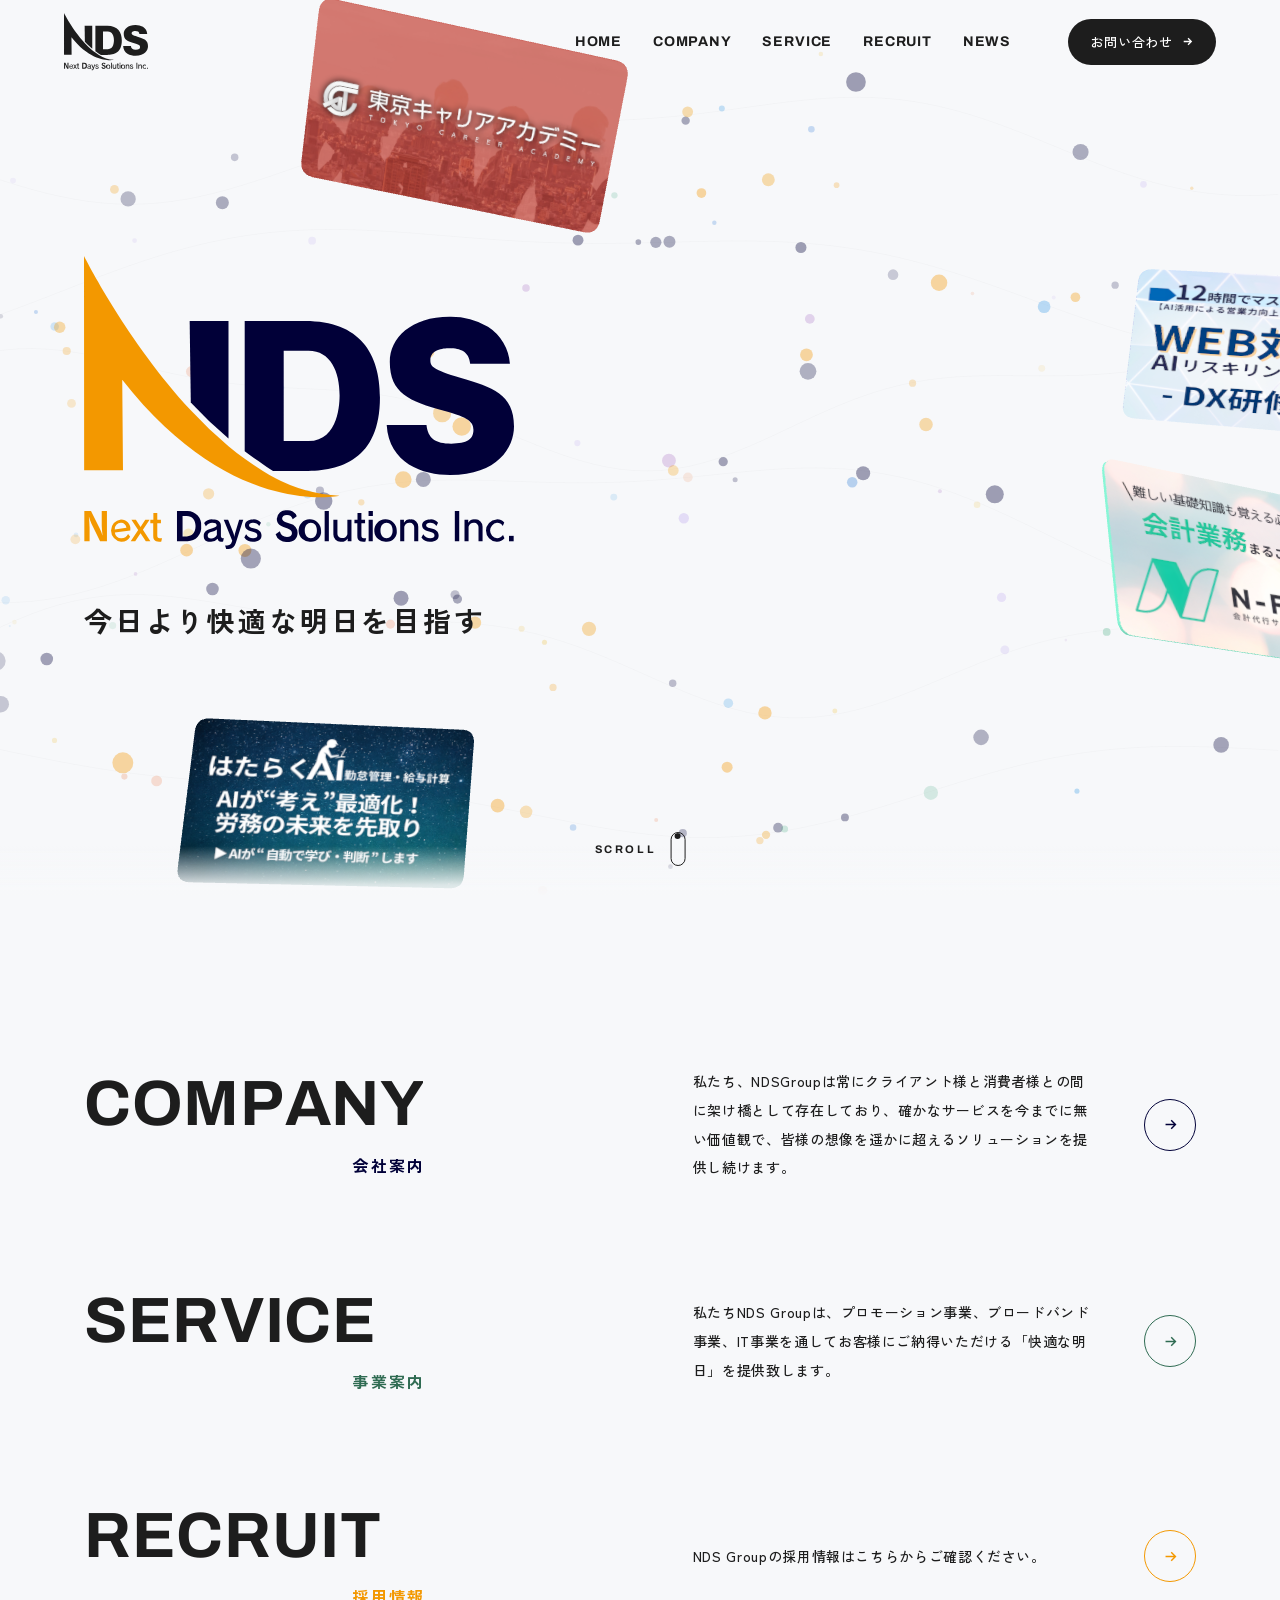
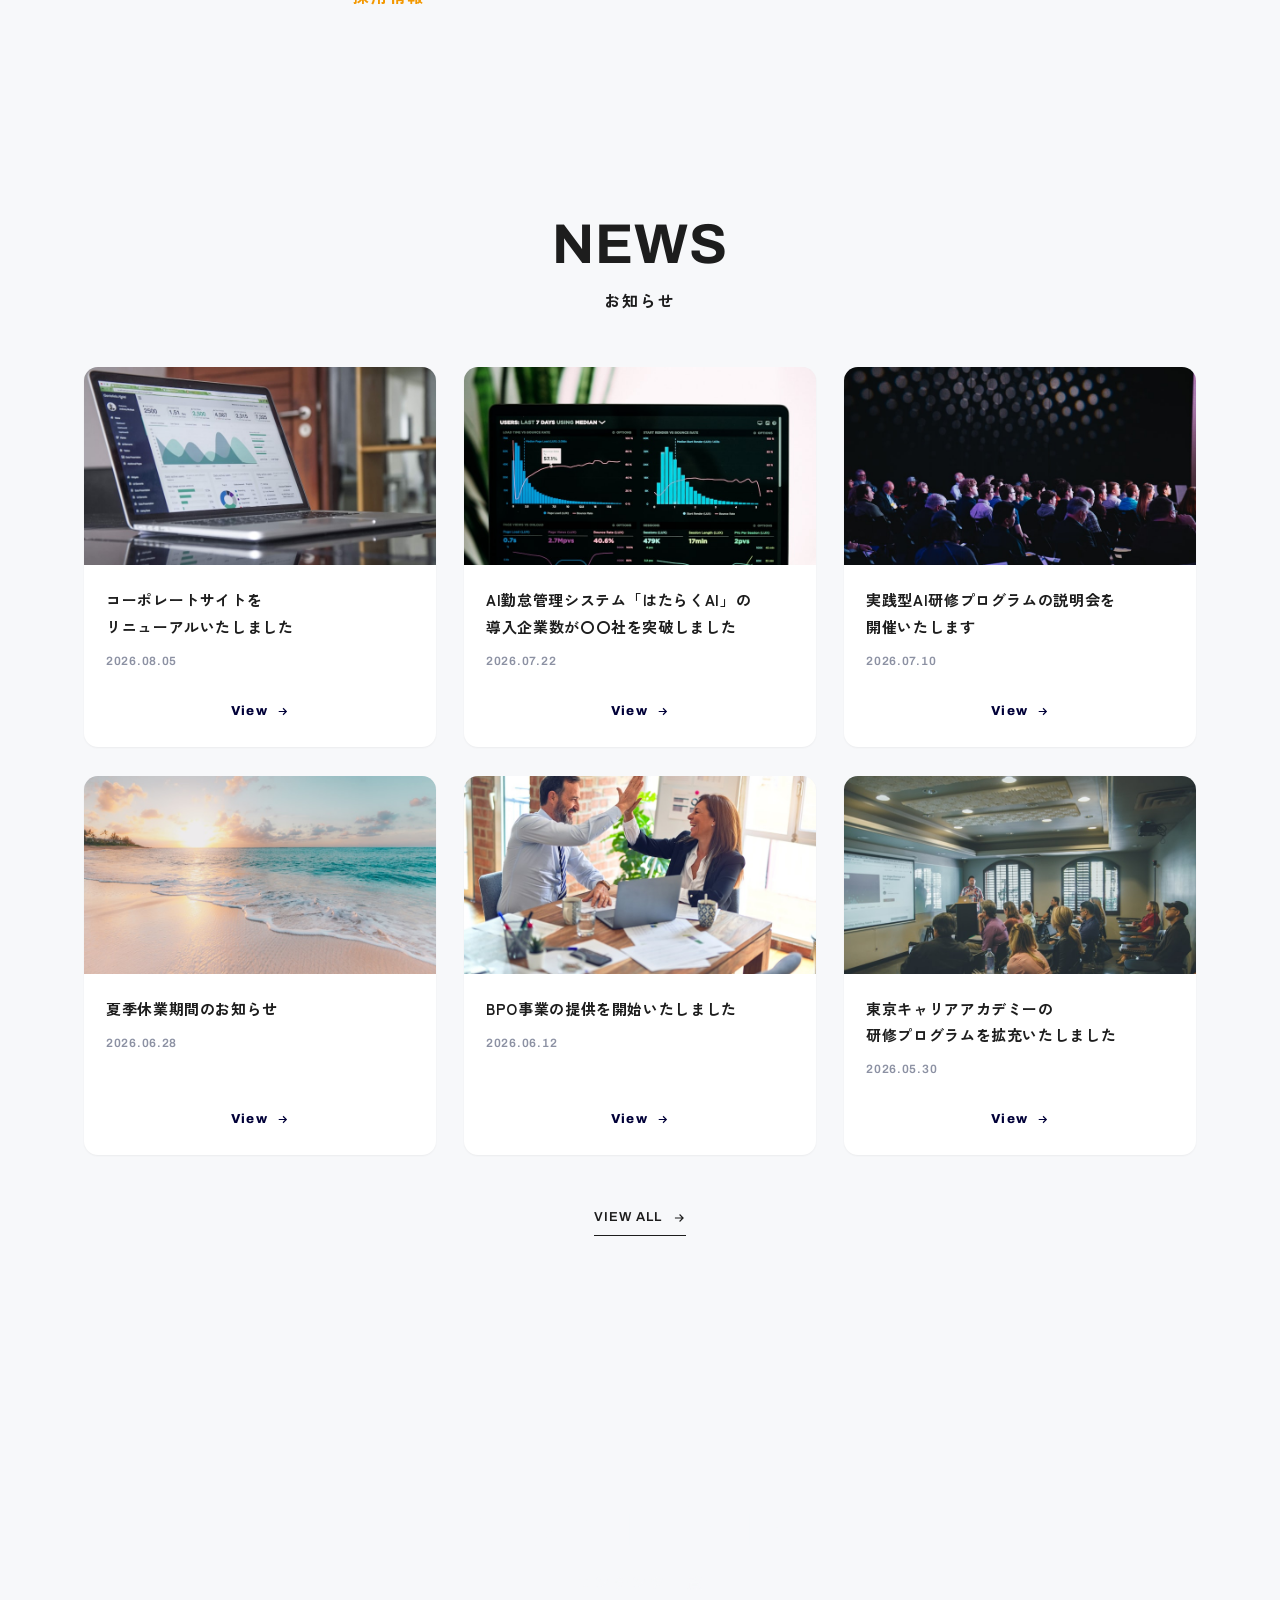
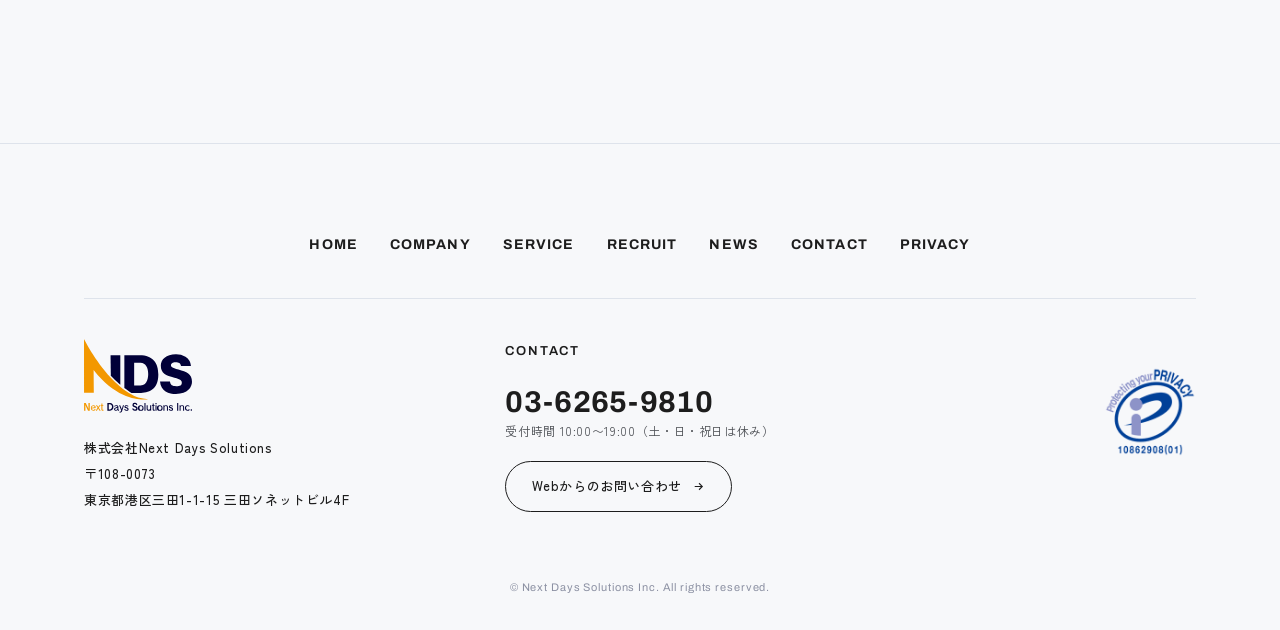
<file: index.html>
<!DOCTYPE html>
<html lang="ja">

<head>
  <meta charset="UTF-8">
  <meta name="viewport" content="width=device-width, initial-scale=1">
  <title>株式会社Next Days Solutions｜今日より快適な明日を目指す</title>
  <meta name="description" content="株式会社Next Days Solutions（ネクストデイズソリューションズ）は、AIサービス・キャリア支援・研修事業を通じて、今日より快適な明日を提供します。">

  <link rel="icon" type="image/png" href="image/favicon.png">
  <link rel="apple-touch-icon" href="image/favicon.png">

  <link rel="preconnect" href="https://fonts.googleapis.com">
  <link rel="preconnect" href="https://fonts.gstatic.com" crossorigin>
  <link href="https://fonts.googleapis.com/css2?family=Archivo:wght@500;600;700;800&family=Zen+Kaku+Gothic+New:wght@400;500;700;900&display=swap" rel="stylesheet">

  <link rel="stylesheet" href="css/base.css">
  <link rel="stylesheet" href="css/layout.css">
  <link rel="stylesheet" href="css/home.css">
  <link rel="stylesheet" href="css/splash.css">

  <script>
    /*
     * オープニングを再生する可能性がある間は、描画前に TOP を伏せておく。
     * DOMContentLoaded を待つと、その一瞬だけ TOP が見えてしまう。
     */
    (function () {
      var play = true;

      try {
        if (sessionStorage.getItem('nds_splash_shown')) play = false;
      } catch (e) { /* 取得できない場合は再生する */ }

      if (window.matchMedia('(prefers-reduced-motion: reduce)').matches) play = false;

      if (play) document.documentElement.className += ' splash-pending';
    })();
  </script>
</head>

<body>

  <!-- ============ オープニング ============ -->
  <div class="splash" aria-hidden="true">
    <span class="splash__ring"></span>
    <div class="splash__logo">
      <svg xmlns="http://www.w3.org/2000/svg" viewBox="0 0 71.72985 48.90389">
          <path class="lg-hole" d="M37.45639,15.80941H33.313V30.871h4.14336c5.17922,0,5.17922-6.75273,5.17922-7.65539C42.63561,19.32578,41.14654,15.80941,37.45639,15.80941Z" />
          <path class="lg-text" d="M36.87382,10.83039H26.80667V32.56653c.9951.72152,3.70022,2.66542,4.72764,3.28349h5.33951c5.85881,0,12.49479-1.8674,12.49479-12.26074C49.36861,16.245,46.0342,10.83039,36.87382,10.83039ZM37.45639,30.871H33.313V15.80941h4.14336c3.69015,0,5.17922,3.51637,5.17922,7.40617C42.63561,24.11824,42.63561,30.871,37.45639,30.871Z" />
          <path class="lg-text" d="M62.76347,20.3216c-4.56427-1.36923-4.98517-1.86714-4.98517-2.925,0-1.77374,2.03933-1.99161,3.17221-1.99161,1.84531,0,3.26972.52894,3.46375,2.58266h6.636a8.01694,8.01694,0,0,0-3.6578-6.19246,12.43437,12.43437,0,0,0-6.40909-1.64926c-6.40961,0-9.97036,3.54745-9.97036,7.53066,0,5.16589,3.23688,6.59722,9.03154,8.122,4.27271,1.12027,4.92,1.96056,4.92,3.20505,0,1.58715-1.03584,2.30319-3.72246,2.30319-2.58959,0-3.8518-.84026-4.111-3.11214h-6.636c.38858,6.41061,5.98869,8.34012,10.58531,8.34012,7.93052,0,10.64949-4.60585,10.64949-8.09117C71.72985,22.998,68.13672,21.93978,62.76347,20.3216Z" />
          <path class="lg-text" d="M24.09977,30.45879V10.83039H17.626l.18829,13.62842A68.4026,68.4026,0,0,0,24.09977,30.45879Z" />
          <path class="lg-mark" d="M24.09977,31.72867a68.40114,68.40114,0,0,1-6.28547-6C7.13805,14.24166,0,0,0,0L.02566,35.73846H6.50455L6.37716,20.62373C24.66364,44.01189,42.63561,39.98844,42.63561,39.98844A26.39159,26.39159,0,0,1,29.84113,35.85c-1.02742-.61807-2.03936-1.29208-3.03446-2.0136Q25.43068,32.8387,24.09977,31.72867Z" />
          <path class="lg-mark" d="M2.68314,47.59078,1.248,44.68006A8.36205,8.36205,0,0,1,.8317,43.49642H.81313c.031.31687.11806,1.16422.11806,1.753v2.34138H.05513V42.54566H1.16722L2.60239,45.437a6.66053,6.66053,0,0,1,.45971,1.15775l.02487.00647a14.25209,14.25209,0,0,1-.13049-1.63645V42.54566h.86976v5.04512Z" />
          <path class="lg-mark" d="M5.1425,46.1419a1.04146,1.04146,0,0,0,1.081.95093,1.25428,1.25428,0,0,0,1.13074-.69863l.34787.4528A1.66623,1.66623,0,0,1,6.18,47.66847a1.87866,1.87866,0,0,1-.01857-3.73218A1.55845,1.55845,0,0,1,7.727,45.68261v.11006Zm1.01269-1.63645A1.01851,1.01851,0,0,0,5.13006,45.6051l1.94454-.27172A.88539.88539,0,0,0,6.15519,44.50545Z" />
          <path class="lg-mark" d="M10.31079,47.59078l-.8822-1.34531-.88841,1.34531H7.7884l1.2488-1.88227L7.90645,44.014H8.652l.78279,1.18364L10.2176,44.014h.7207L9.82621,45.68261l1.24871,1.90817Z" />
          <path class="lg-mark" d="M12.87611,47.66847c-.98782,0-1.32955-.21994-1.32955-1.0155V44.57666H11.062V44.014h.50945V42.88842h.6523V44.014h.60885v.56269h-.60885V46.5235c0,.50459.0994.54344.79522.54344Z" />
          <path class="lg-text" d="M17.28,47.59078H15.5094V42.54566h1.74582a2.27186,2.27186,0,0,1,2.28627,2.52248A2.26392,2.26392,0,0,1,17.28,47.59078Zm-.13662-4.23013h-.702V46.7758h.72691c.90085,0,1.44131-.69847,1.44131-1.71414C18.60956,43.99455,18.038,43.36065,17.14338,43.36065Z" />
          <path class="lg-text" d="M23.19991,47.62962a1.19168,1.19168,0,0,1-.25477.03237.58064.58064,0,0,1-.63986-.49812,1.51754,1.51754,0,0,1-1.26737.5046c-.702,0-1.05-.34276-1.06243-.938v-.03867c0-.69216.45357-1.04139,1.19284-1.20971.50945-.12282.963-.31686.963-.51737,0-.3557-.25476-.46576-.73313-.46576a1.39021,1.39021,0,0,0-1.06856.56917l-.292-.51738a1.74471,1.74471,0,0,1,1.404-.61447c.90085,0,1.39787.32333,1.39787,1.08023v1.701c0,.24583.11806.35588.30443.35588a.744.744,0,0,0,.19259-.03237Zm-1.03756-2.018a1.94989,1.94989,0,0,1-.82623.36865c-.4287.10988-.702.24582-.702.64684v.03885c.01857.29744.19259.44633.54667.44633a1.07167,1.07167,0,0,0,.9816-.57581Z" />
          <path class="lg-text" d="M25.31779,47.869c-.24855.75672-.67095,1.03491-1.59667,1.03491l-.18016-.61447h.09941c.72069,0,.86354-.14225,1.08721-.79557L23.31107,44.014H24.038l.86976,2.14735a3.40376,3.40376,0,0,1,.12427.40749c.01866.09063.031.17462.04344.2523h.00622a4.61273,4.61273,0,0,1,.14293-.65979l.65852-2.14735h.67716Z" />
          <path class="lg-text" d="M28.19989,47.66847a1.75316,1.75316,0,0,1-1.46-.72453l.30442-.5368a1.45518,1.45518,0,0,0,1.168.67274c.47215,0,.70826-.16184.70826-.44633,0-.33646-.2672-.51755-.90707-.6598-.82631-.18108-1.16174-.54974-1.16174-1.04786,0-.58211.47836-.9896,1.32324-.9896a1.55486,1.55486,0,0,1,1.342.58211l-.28577.524a1.25467,1.25467,0,0,0-1.06243-.54991c-.41005,0-.63987.14872-.63987.40749,0,.23936.15528.37513.73305.51108.92572.207,1.34821.56916,1.34821,1.216C29.61019,47.28039,29.14417,47.66847,28.19989,47.66847Z" />
          <path class="lg-text" d="M33.8462,47.71378a1.84212,1.84212,0,0,1-1.88245-1.31311l.69591-.48518a1.32971,1.32971,0,0,0,1.18654.97683c.54667,0,.845-.25877.845-.64685,0-.36235-.21125-.57563-.72078-.76984l-.70187-.25213c-.75809-.28466-1.106-.65332-1.106-1.37137a1.48457,1.48457,0,0,1,1.64633-1.42947,1.60433,1.60433,0,0,1,1.68372,1.00255l-.67725.5046a.98593.98593,0,0,0-.9753-.71158c-.522,0-.78909.26525-.78909.58875,0,.27155.18024.45264.61516.60154l.74548.25212a1.52224,1.52224,0,0,1,1.2178,1.48773C35.62941,47.1315,34.98929,47.71378,33.8462,47.71378Z" />
          <path class="lg-text" d="M37.8403,47.66847a1.874,1.874,0,1,1,1.70221-1.86933A1.67528,1.67528,0,0,1,37.8403,47.66847Zm0-3.15007c-.57155,0-1.0126.47222-1.0126,1.28074,0,.802.441,1.29369,1.0126,1.29369.59642,0,1.0126-.4787,1.0126-1.29369C38.8529,44.99062,38.43672,44.5184,37.8403,44.5184Z" />
          <path class="lg-text" d="M40.14455,47.59078V42.54566h.702v5.04512Z" />
          <path class="lg-text" d="M43.99,47.59078v-.485a1.23883,1.23883,0,0,1-1.137.56269,1.17574,1.17574,0,0,1-1.25485-1.20954V44.014h.67717v2.28312a.71152.71152,0,0,0,.74548.76337.923.923,0,0,0,.91329-.65979V44.014h.68347v3.57681Z" />
          <path class="lg-text" d="M46.92782,47.66847c-.98773,0-1.32947-.21994-1.32947-1.0155V44.57666h-.48449V44.014h.50937V42.88842h.65229V44.014h.60886v.56269h-.60886V46.5235c0,.50459.09949.54344.79523.54344Z" />
          <path class="lg-text" d="M47.46819,43.393v-.84736h.72061V43.393Zm.01244,4.19776V44.014h.6896v3.57681Z" />
          <path class="lg-text" d="M50.46852,47.66847a1.874,1.874,0,1,1,1.70221-1.86933A1.67528,1.67528,0,0,1,50.46852,47.66847Zm0-3.15007c-.57155,0-1.0126.47222-1.0126,1.28074,0,.802.44105,1.29369,1.0126,1.29369.59642,0,1.0126-.4787,1.0126-1.29369C51.48112,44.99062,51.06494,44.5184,50.46852,44.5184Z" />
          <path class="lg-text" d="M55.084,47.59078V45.28159a.70835.70835,0,0,0-.74548-.76319.92043.92043,0,0,0-.91329.65979v2.41259h-.67716V44.014h.62129v.49148a1.21053,1.21053,0,0,1,1.14309-.56916,1.18422,1.18422,0,0,1,1.24872,1.23542v2.41907Z" />
          <path class="lg-text" d="M57.74855,47.66847a1.75373,1.75373,0,0,1-1.46013-.72453l.30443-.5368a1.45554,1.45554,0,0,0,1.168.67274c.47223,0,.70834-.16184.70834-.44633,0-.33646-.26712-.51755-.90715-.6598-.82623-.18108-1.16166-.54974-1.16166-1.04786,0-.58211.47836-.9896,1.32333-.9896a1.555,1.555,0,0,1,1.3419.58211l-.28586.524a1.2544,1.2544,0,0,0-1.06234-.54991c-.41,0-.63986.14872-.63986.40749,0,.23936.15536.37513.733.51108.92572.207,1.34821.56916,1.34821,1.216C59.15877,47.28039,58.69284,47.66847,57.74855,47.66847Z" />
          <path class="lg-text" d="M61.86029,47.59078V42.54566h.73321v5.04512Z" />
          <path class="lg-text" d="M65.81121,47.59078V45.28159a.70836.70836,0,0,0-.74549-.76319.92043.92043,0,0,0-.91328.65979v2.41259h-.67717V44.014h.62129v.49148a1.21055,1.21055,0,0,1,1.1431-.56916,1.18422,1.18422,0,0,1,1.24872,1.23542v2.41907Z" />
          <path class="lg-text" d="M68.81136,47.66847a1.86981,1.86981,0,0,1,0-3.73218,1.64061,1.64061,0,0,1,1.29216.52384l-.24225.56934a1.14253,1.14253,0,0,0-.96916-.51107,1.29149,1.29149,0,0,0,.00613,2.568,1.20123,1.20123,0,0,0,1.00034-.524l.24225.53049A1.59132,1.59132,0,0,1,68.81136,47.66847Z" />
          <path class="lg-text" d="M70.89806,47.59078v-.90544h.77666v.90544Z" />
      </svg>
    </div>
  </div>

  <!-- ============ ヘッダー ============ -->
  <header class="header">
    <div class="header__inner">
      <a class="header__logo" href="index.html" aria-label="株式会社Next Days Solutions ホーム">
        <svg xmlns="http://www.w3.org/2000/svg" viewBox="0 0 71.72985 48.90389" role="img">
          <title>Next Days Solutions</title>
        <path class="lg-hole" d="M37.45639,15.80941H33.313V30.871h4.14336c5.17922,0,5.17922-6.75273,5.17922-7.65539C42.63561,19.32578,41.14654,15.80941,37.45639,15.80941Z" />
        <path class="lg-text" d="M36.87382,10.83039H26.80667V32.56653c.9951.72152,3.70022,2.66542,4.72764,3.28349h5.33951c5.85881,0,12.49479-1.8674,12.49479-12.26074C49.36861,16.245,46.0342,10.83039,36.87382,10.83039ZM37.45639,30.871H33.313V15.80941h4.14336c3.69015,0,5.17922,3.51637,5.17922,7.40617C42.63561,24.11824,42.63561,30.871,37.45639,30.871Z" />
        <path class="lg-text" d="M62.76347,20.3216c-4.56427-1.36923-4.98517-1.86714-4.98517-2.925,0-1.77374,2.03933-1.99161,3.17221-1.99161,1.84531,0,3.26972.52894,3.46375,2.58266h6.636a8.01694,8.01694,0,0,0-3.6578-6.19246,12.43437,12.43437,0,0,0-6.40909-1.64926c-6.40961,0-9.97036,3.54745-9.97036,7.53066,0,5.16589,3.23688,6.59722,9.03154,8.122,4.27271,1.12027,4.92,1.96056,4.92,3.20505,0,1.58715-1.03584,2.30319-3.72246,2.30319-2.58959,0-3.8518-.84026-4.111-3.11214h-6.636c.38858,6.41061,5.98869,8.34012,10.58531,8.34012,7.93052,0,10.64949-4.60585,10.64949-8.09117C71.72985,22.998,68.13672,21.93978,62.76347,20.3216Z" />
        <path class="lg-text" d="M24.09977,30.45879V10.83039H17.626l.18829,13.62842A68.4026,68.4026,0,0,0,24.09977,30.45879Z" />
        <path class="lg-mark" d="M24.09977,31.72867a68.40114,68.40114,0,0,1-6.28547-6C7.13805,14.24166,0,0,0,0L.02566,35.73846H6.50455L6.37716,20.62373C24.66364,44.01189,42.63561,39.98844,42.63561,39.98844A26.39159,26.39159,0,0,1,29.84113,35.85c-1.02742-.61807-2.03936-1.29208-3.03446-2.0136Q25.43068,32.8387,24.09977,31.72867Z" />
        <path class="lg-mark" d="M2.68314,47.59078,1.248,44.68006A8.36205,8.36205,0,0,1,.8317,43.49642H.81313c.031.31687.11806,1.16422.11806,1.753v2.34138H.05513V42.54566H1.16722L2.60239,45.437a6.66053,6.66053,0,0,1,.45971,1.15775l.02487.00647a14.25209,14.25209,0,0,1-.13049-1.63645V42.54566h.86976v5.04512Z" />
        <path class="lg-mark" d="M5.1425,46.1419a1.04146,1.04146,0,0,0,1.081.95093,1.25428,1.25428,0,0,0,1.13074-.69863l.34787.4528A1.66623,1.66623,0,0,1,6.18,47.66847a1.87866,1.87866,0,0,1-.01857-3.73218A1.55845,1.55845,0,0,1,7.727,45.68261v.11006Zm1.01269-1.63645A1.01851,1.01851,0,0,0,5.13006,45.6051l1.94454-.27172A.88539.88539,0,0,0,6.15519,44.50545Z" />
        <path class="lg-mark" d="M10.31079,47.59078l-.8822-1.34531-.88841,1.34531H7.7884l1.2488-1.88227L7.90645,44.014H8.652l.78279,1.18364L10.2176,44.014h.7207L9.82621,45.68261l1.24871,1.90817Z" />
        <path class="lg-mark" d="M12.87611,47.66847c-.98782,0-1.32955-.21994-1.32955-1.0155V44.57666H11.062V44.014h.50945V42.88842h.6523V44.014h.60885v.56269h-.60885V46.5235c0,.50459.0994.54344.79522.54344Z" />
        <path class="lg-text" d="M17.28,47.59078H15.5094V42.54566h1.74582a2.27186,2.27186,0,0,1,2.28627,2.52248A2.26392,2.26392,0,0,1,17.28,47.59078Zm-.13662-4.23013h-.702V46.7758h.72691c.90085,0,1.44131-.69847,1.44131-1.71414C18.60956,43.99455,18.038,43.36065,17.14338,43.36065Z" />
        <path class="lg-text" d="M23.19991,47.62962a1.19168,1.19168,0,0,1-.25477.03237.58064.58064,0,0,1-.63986-.49812,1.51754,1.51754,0,0,1-1.26737.5046c-.702,0-1.05-.34276-1.06243-.938v-.03867c0-.69216.45357-1.04139,1.19284-1.20971.50945-.12282.963-.31686.963-.51737,0-.3557-.25476-.46576-.73313-.46576a1.39021,1.39021,0,0,0-1.06856.56917l-.292-.51738a1.74471,1.74471,0,0,1,1.404-.61447c.90085,0,1.39787.32333,1.39787,1.08023v1.701c0,.24583.11806.35588.30443.35588a.744.744,0,0,0,.19259-.03237Zm-1.03756-2.018a1.94989,1.94989,0,0,1-.82623.36865c-.4287.10988-.702.24582-.702.64684v.03885c.01857.29744.19259.44633.54667.44633a1.07167,1.07167,0,0,0,.9816-.57581Z" />
        <path class="lg-text" d="M25.31779,47.869c-.24855.75672-.67095,1.03491-1.59667,1.03491l-.18016-.61447h.09941c.72069,0,.86354-.14225,1.08721-.79557L23.31107,44.014H24.038l.86976,2.14735a3.40376,3.40376,0,0,1,.12427.40749c.01866.09063.031.17462.04344.2523h.00622a4.61273,4.61273,0,0,1,.14293-.65979l.65852-2.14735h.67716Z" />
        <path class="lg-text" d="M28.19989,47.66847a1.75316,1.75316,0,0,1-1.46-.72453l.30442-.5368a1.45518,1.45518,0,0,0,1.168.67274c.47215,0,.70826-.16184.70826-.44633,0-.33646-.2672-.51755-.90707-.6598-.82631-.18108-1.16174-.54974-1.16174-1.04786,0-.58211.47836-.9896,1.32324-.9896a1.55486,1.55486,0,0,1,1.342.58211l-.28577.524a1.25467,1.25467,0,0,0-1.06243-.54991c-.41005,0-.63987.14872-.63987.40749,0,.23936.15528.37513.73305.51108.92572.207,1.34821.56916,1.34821,1.216C29.61019,47.28039,29.14417,47.66847,28.19989,47.66847Z" />
        <path class="lg-text" d="M33.8462,47.71378a1.84212,1.84212,0,0,1-1.88245-1.31311l.69591-.48518a1.32971,1.32971,0,0,0,1.18654.97683c.54667,0,.845-.25877.845-.64685,0-.36235-.21125-.57563-.72078-.76984l-.70187-.25213c-.75809-.28466-1.106-.65332-1.106-1.37137a1.48457,1.48457,0,0,1,1.64633-1.42947,1.60433,1.60433,0,0,1,1.68372,1.00255l-.67725.5046a.98593.98593,0,0,0-.9753-.71158c-.522,0-.78909.26525-.78909.58875,0,.27155.18024.45264.61516.60154l.74548.25212a1.52224,1.52224,0,0,1,1.2178,1.48773C35.62941,47.1315,34.98929,47.71378,33.8462,47.71378Z" />
        <path class="lg-text" d="M37.8403,47.66847a1.874,1.874,0,1,1,1.70221-1.86933A1.67528,1.67528,0,0,1,37.8403,47.66847Zm0-3.15007c-.57155,0-1.0126.47222-1.0126,1.28074,0,.802.441,1.29369,1.0126,1.29369.59642,0,1.0126-.4787,1.0126-1.29369C38.8529,44.99062,38.43672,44.5184,37.8403,44.5184Z" />
        <path class="lg-text" d="M40.14455,47.59078V42.54566h.702v5.04512Z" />
        <path class="lg-text" d="M43.99,47.59078v-.485a1.23883,1.23883,0,0,1-1.137.56269,1.17574,1.17574,0,0,1-1.25485-1.20954V44.014h.67717v2.28312a.71152.71152,0,0,0,.74548.76337.923.923,0,0,0,.91329-.65979V44.014h.68347v3.57681Z" />
        <path class="lg-text" d="M46.92782,47.66847c-.98773,0-1.32947-.21994-1.32947-1.0155V44.57666h-.48449V44.014h.50937V42.88842h.65229V44.014h.60886v.56269h-.60886V46.5235c0,.50459.09949.54344.79523.54344Z" />
        <path class="lg-text" d="M47.46819,43.393v-.84736h.72061V43.393Zm.01244,4.19776V44.014h.6896v3.57681Z" />
        <path class="lg-text" d="M50.46852,47.66847a1.874,1.874,0,1,1,1.70221-1.86933A1.67528,1.67528,0,0,1,50.46852,47.66847Zm0-3.15007c-.57155,0-1.0126.47222-1.0126,1.28074,0,.802.44105,1.29369,1.0126,1.29369.59642,0,1.0126-.4787,1.0126-1.29369C51.48112,44.99062,51.06494,44.5184,50.46852,44.5184Z" />
        <path class="lg-text" d="M55.084,47.59078V45.28159a.70835.70835,0,0,0-.74548-.76319.92043.92043,0,0,0-.91329.65979v2.41259h-.67716V44.014h.62129v.49148a1.21053,1.21053,0,0,1,1.14309-.56916,1.18422,1.18422,0,0,1,1.24872,1.23542v2.41907Z" />
        <path class="lg-text" d="M57.74855,47.66847a1.75373,1.75373,0,0,1-1.46013-.72453l.30443-.5368a1.45554,1.45554,0,0,0,1.168.67274c.47223,0,.70834-.16184.70834-.44633,0-.33646-.26712-.51755-.90715-.6598-.82623-.18108-1.16166-.54974-1.16166-1.04786,0-.58211.47836-.9896,1.32333-.9896a1.555,1.555,0,0,1,1.3419.58211l-.28586.524a1.2544,1.2544,0,0,0-1.06234-.54991c-.41,0-.63986.14872-.63986.40749,0,.23936.15536.37513.733.51108.92572.207,1.34821.56916,1.34821,1.216C59.15877,47.28039,58.69284,47.66847,57.74855,47.66847Z" />
        <path class="lg-text" d="M61.86029,47.59078V42.54566h.73321v5.04512Z" />
        <path class="lg-text" d="M65.81121,47.59078V45.28159a.70836.70836,0,0,0-.74549-.76319.92043.92043,0,0,0-.91328.65979v2.41259h-.67717V44.014h.62129v.49148a1.21055,1.21055,0,0,1,1.1431-.56916,1.18422,1.18422,0,0,1,1.24872,1.23542v2.41907Z" />
        <path class="lg-text" d="M68.81136,47.66847a1.86981,1.86981,0,0,1,0-3.73218,1.64061,1.64061,0,0,1,1.29216.52384l-.24225.56934a1.14253,1.14253,0,0,0-.96916-.51107,1.29149,1.29149,0,0,0,.00613,2.568,1.20123,1.20123,0,0,0,1.00034-.524l.24225.53049A1.59132,1.59132,0,0,1,68.81136,47.66847Z" />
        <path class="lg-text" d="M70.89806,47.59078v-.90544h.77666v.90544Z" />
        </svg>
      </a>

      <nav class="header__nav">
        <a href="index.html">HOME</a>
        <a href="company.html">COMPANY</a>
        <a href="service.html">SERVICE</a>
        <a href="recruit.html">RECRUIT</a>
        <a href="news.html">NEWS</a>
      </nav>

      <a class="header__cta" href="contact.html">
        お問い合わせ
        <svg width="13" height="13" viewBox="0 0 24 24" fill="none" stroke="currentColor" stroke-width="2.4" aria-hidden="true">
          <path d="M5 12h14M13 6l6 6-6 6" />
        </svg>
      </a>

      <button class="burger" type="button" aria-label="メニューを開く" aria-expanded="false" aria-controls="drawer">
        <span></span><span></span><span></span>
      </button>
    </div>
  </header>

  <!-- ============ ドロワー（SP） ============ -->
  <nav class="drawer" id="drawer">
    <ul class="drawer__list">
      <li><a href="index.html">HOME<span>ホーム</span></a></li>
      <li><a href="company.html">COMPANY<span>会社案内</span></a></li>
      <li><a href="service.html">SERVICE<span>事業案内</span></a></li>
      <li><a href="recruit.html">RECRUIT<span>採用情報</span></a></li>
      <li><a href="news.html">NEWS<span>お知らせ</span></a></li>
      <li><a href="contact.html">CONTACT<span>お問い合わせ</span></a></li>
      <li><a href="privacy.html">PRIVACY<span>個人情報保護方針</span></a></li>
    </ul>
  </nav>

  <main>

    <!-- ============ 1. ファーストビュー ============ -->
    <section class="fv">
      <canvas class="fv__scene" id="fv-scene" aria-hidden="true"></canvas>
      <canvas class="fv__cards" id="fv-cards" aria-hidden="true"></canvas>

      <div class="fv__inner">
        <h1 class="fv__logo">
          <svg xmlns="http://www.w3.org/2000/svg" viewBox="0 0 71.72985 48.90389" role="img">
            <title>株式会社Next Days Solutions</title>
          <path class="lg-hole" d="M37.45639,15.80941H33.313V30.871h4.14336c5.17922,0,5.17922-6.75273,5.17922-7.65539C42.63561,19.32578,41.14654,15.80941,37.45639,15.80941Z" />
          <path class="lg-text" d="M36.87382,10.83039H26.80667V32.56653c.9951.72152,3.70022,2.66542,4.72764,3.28349h5.33951c5.85881,0,12.49479-1.8674,12.49479-12.26074C49.36861,16.245,46.0342,10.83039,36.87382,10.83039ZM37.45639,30.871H33.313V15.80941h4.14336c3.69015,0,5.17922,3.51637,5.17922,7.40617C42.63561,24.11824,42.63561,30.871,37.45639,30.871Z" />
          <path class="lg-text" d="M62.76347,20.3216c-4.56427-1.36923-4.98517-1.86714-4.98517-2.925,0-1.77374,2.03933-1.99161,3.17221-1.99161,1.84531,0,3.26972.52894,3.46375,2.58266h6.636a8.01694,8.01694,0,0,0-3.6578-6.19246,12.43437,12.43437,0,0,0-6.40909-1.64926c-6.40961,0-9.97036,3.54745-9.97036,7.53066,0,5.16589,3.23688,6.59722,9.03154,8.122,4.27271,1.12027,4.92,1.96056,4.92,3.20505,0,1.58715-1.03584,2.30319-3.72246,2.30319-2.58959,0-3.8518-.84026-4.111-3.11214h-6.636c.38858,6.41061,5.98869,8.34012,10.58531,8.34012,7.93052,0,10.64949-4.60585,10.64949-8.09117C71.72985,22.998,68.13672,21.93978,62.76347,20.3216Z" />
          <path class="lg-text" d="M24.09977,30.45879V10.83039H17.626l.18829,13.62842A68.4026,68.4026,0,0,0,24.09977,30.45879Z" />
          <path class="lg-mark" d="M24.09977,31.72867a68.40114,68.40114,0,0,1-6.28547-6C7.13805,14.24166,0,0,0,0L.02566,35.73846H6.50455L6.37716,20.62373C24.66364,44.01189,42.63561,39.98844,42.63561,39.98844A26.39159,26.39159,0,0,1,29.84113,35.85c-1.02742-.61807-2.03936-1.29208-3.03446-2.0136Q25.43068,32.8387,24.09977,31.72867Z" />
          <path class="lg-mark" d="M2.68314,47.59078,1.248,44.68006A8.36205,8.36205,0,0,1,.8317,43.49642H.81313c.031.31687.11806,1.16422.11806,1.753v2.34138H.05513V42.54566H1.16722L2.60239,45.437a6.66053,6.66053,0,0,1,.45971,1.15775l.02487.00647a14.25209,14.25209,0,0,1-.13049-1.63645V42.54566h.86976v5.04512Z" />
          <path class="lg-mark" d="M5.1425,46.1419a1.04146,1.04146,0,0,0,1.081.95093,1.25428,1.25428,0,0,0,1.13074-.69863l.34787.4528A1.66623,1.66623,0,0,1,6.18,47.66847a1.87866,1.87866,0,0,1-.01857-3.73218A1.55845,1.55845,0,0,1,7.727,45.68261v.11006Zm1.01269-1.63645A1.01851,1.01851,0,0,0,5.13006,45.6051l1.94454-.27172A.88539.88539,0,0,0,6.15519,44.50545Z" />
          <path class="lg-mark" d="M10.31079,47.59078l-.8822-1.34531-.88841,1.34531H7.7884l1.2488-1.88227L7.90645,44.014H8.652l.78279,1.18364L10.2176,44.014h.7207L9.82621,45.68261l1.24871,1.90817Z" />
          <path class="lg-mark" d="M12.87611,47.66847c-.98782,0-1.32955-.21994-1.32955-1.0155V44.57666H11.062V44.014h.50945V42.88842h.6523V44.014h.60885v.56269h-.60885V46.5235c0,.50459.0994.54344.79522.54344Z" />
          <path class="lg-text" d="M17.28,47.59078H15.5094V42.54566h1.74582a2.27186,2.27186,0,0,1,2.28627,2.52248A2.26392,2.26392,0,0,1,17.28,47.59078Zm-.13662-4.23013h-.702V46.7758h.72691c.90085,0,1.44131-.69847,1.44131-1.71414C18.60956,43.99455,18.038,43.36065,17.14338,43.36065Z" />
          <path class="lg-text" d="M23.19991,47.62962a1.19168,1.19168,0,0,1-.25477.03237.58064.58064,0,0,1-.63986-.49812,1.51754,1.51754,0,0,1-1.26737.5046c-.702,0-1.05-.34276-1.06243-.938v-.03867c0-.69216.45357-1.04139,1.19284-1.20971.50945-.12282.963-.31686.963-.51737,0-.3557-.25476-.46576-.73313-.46576a1.39021,1.39021,0,0,0-1.06856.56917l-.292-.51738a1.74471,1.74471,0,0,1,1.404-.61447c.90085,0,1.39787.32333,1.39787,1.08023v1.701c0,.24583.11806.35588.30443.35588a.744.744,0,0,0,.19259-.03237Zm-1.03756-2.018a1.94989,1.94989,0,0,1-.82623.36865c-.4287.10988-.702.24582-.702.64684v.03885c.01857.29744.19259.44633.54667.44633a1.07167,1.07167,0,0,0,.9816-.57581Z" />
          <path class="lg-text" d="M25.31779,47.869c-.24855.75672-.67095,1.03491-1.59667,1.03491l-.18016-.61447h.09941c.72069,0,.86354-.14225,1.08721-.79557L23.31107,44.014H24.038l.86976,2.14735a3.40376,3.40376,0,0,1,.12427.40749c.01866.09063.031.17462.04344.2523h.00622a4.61273,4.61273,0,0,1,.14293-.65979l.65852-2.14735h.67716Z" />
          <path class="lg-text" d="M28.19989,47.66847a1.75316,1.75316,0,0,1-1.46-.72453l.30442-.5368a1.45518,1.45518,0,0,0,1.168.67274c.47215,0,.70826-.16184.70826-.44633,0-.33646-.2672-.51755-.90707-.6598-.82631-.18108-1.16174-.54974-1.16174-1.04786,0-.58211.47836-.9896,1.32324-.9896a1.55486,1.55486,0,0,1,1.342.58211l-.28577.524a1.25467,1.25467,0,0,0-1.06243-.54991c-.41005,0-.63987.14872-.63987.40749,0,.23936.15528.37513.73305.51108.92572.207,1.34821.56916,1.34821,1.216C29.61019,47.28039,29.14417,47.66847,28.19989,47.66847Z" />
          <path class="lg-text" d="M33.8462,47.71378a1.84212,1.84212,0,0,1-1.88245-1.31311l.69591-.48518a1.32971,1.32971,0,0,0,1.18654.97683c.54667,0,.845-.25877.845-.64685,0-.36235-.21125-.57563-.72078-.76984l-.70187-.25213c-.75809-.28466-1.106-.65332-1.106-1.37137a1.48457,1.48457,0,0,1,1.64633-1.42947,1.60433,1.60433,0,0,1,1.68372,1.00255l-.67725.5046a.98593.98593,0,0,0-.9753-.71158c-.522,0-.78909.26525-.78909.58875,0,.27155.18024.45264.61516.60154l.74548.25212a1.52224,1.52224,0,0,1,1.2178,1.48773C35.62941,47.1315,34.98929,47.71378,33.8462,47.71378Z" />
          <path class="lg-text" d="M37.8403,47.66847a1.874,1.874,0,1,1,1.70221-1.86933A1.67528,1.67528,0,0,1,37.8403,47.66847Zm0-3.15007c-.57155,0-1.0126.47222-1.0126,1.28074,0,.802.441,1.29369,1.0126,1.29369.59642,0,1.0126-.4787,1.0126-1.29369C38.8529,44.99062,38.43672,44.5184,37.8403,44.5184Z" />
          <path class="lg-text" d="M40.14455,47.59078V42.54566h.702v5.04512Z" />
          <path class="lg-text" d="M43.99,47.59078v-.485a1.23883,1.23883,0,0,1-1.137.56269,1.17574,1.17574,0,0,1-1.25485-1.20954V44.014h.67717v2.28312a.71152.71152,0,0,0,.74548.76337.923.923,0,0,0,.91329-.65979V44.014h.68347v3.57681Z" />
          <path class="lg-text" d="M46.92782,47.66847c-.98773,0-1.32947-.21994-1.32947-1.0155V44.57666h-.48449V44.014h.50937V42.88842h.65229V44.014h.60886v.56269h-.60886V46.5235c0,.50459.09949.54344.79523.54344Z" />
          <path class="lg-text" d="M47.46819,43.393v-.84736h.72061V43.393Zm.01244,4.19776V44.014h.6896v3.57681Z" />
          <path class="lg-text" d="M50.46852,47.66847a1.874,1.874,0,1,1,1.70221-1.86933A1.67528,1.67528,0,0,1,50.46852,47.66847Zm0-3.15007c-.57155,0-1.0126.47222-1.0126,1.28074,0,.802.44105,1.29369,1.0126,1.29369.59642,0,1.0126-.4787,1.0126-1.29369C51.48112,44.99062,51.06494,44.5184,50.46852,44.5184Z" />
          <path class="lg-text" d="M55.084,47.59078V45.28159a.70835.70835,0,0,0-.74548-.76319.92043.92043,0,0,0-.91329.65979v2.41259h-.67716V44.014h.62129v.49148a1.21053,1.21053,0,0,1,1.14309-.56916,1.18422,1.18422,0,0,1,1.24872,1.23542v2.41907Z" />
          <path class="lg-text" d="M57.74855,47.66847a1.75373,1.75373,0,0,1-1.46013-.72453l.30443-.5368a1.45554,1.45554,0,0,0,1.168.67274c.47223,0,.70834-.16184.70834-.44633,0-.33646-.26712-.51755-.90715-.6598-.82623-.18108-1.16166-.54974-1.16166-1.04786,0-.58211.47836-.9896,1.32333-.9896a1.555,1.555,0,0,1,1.3419.58211l-.28586.524a1.2544,1.2544,0,0,0-1.06234-.54991c-.41,0-.63986.14872-.63986.40749,0,.23936.15536.37513.733.51108.92572.207,1.34821.56916,1.34821,1.216C59.15877,47.28039,58.69284,47.66847,57.74855,47.66847Z" />
          <path class="lg-text" d="M61.86029,47.59078V42.54566h.73321v5.04512Z" />
          <path class="lg-text" d="M65.81121,47.59078V45.28159a.70836.70836,0,0,0-.74549-.76319.92043.92043,0,0,0-.91328.65979v2.41259h-.67717V44.014h.62129v.49148a1.21055,1.21055,0,0,1,1.1431-.56916,1.18422,1.18422,0,0,1,1.24872,1.23542v2.41907Z" />
          <path class="lg-text" d="M68.81136,47.66847a1.86981,1.86981,0,0,1,0-3.73218,1.64061,1.64061,0,0,1,1.29216.52384l-.24225.56934a1.14253,1.14253,0,0,0-.96916-.51107,1.29149,1.29149,0,0,0,.00613,2.568,1.20123,1.20123,0,0,0,1.00034-.524l.24225.53049A1.59132,1.59132,0,0,1,68.81136,47.66847Z" />
          <path class="lg-text" d="M70.89806,47.59078v-.90544h.77666v.90544Z" />
          </svg>
        </h1>

        <p class="fv__copy split-text">今日より快適な明日を目指す</p>
      </div>

      <div class="fv__scroll" aria-hidden="true">
        <span>SCROLL</span>
        <i></i>
      </div>
    </section>

    <!-- ============ 3. 3つの導線 ============ -->
    <section class="gateway">
      <div class="gateway__inner">
        <a class="gate" href="company.html" style="--gate-c: #010038;">
          <span class="gate__wrap">
            <span class="gate__body">
              <span class="gate__en">
                <span class="gate__en-in">COMPANY</span>
                <span class="gate__en-out" aria-hidden="true">COMPANY</span>
              </span>
              <span class="gate__ja">会社案内</span>
            </span>
            <span class="gate__text">私たち、NDSGroupは常にクライアント様と消費者様との間に架け橋として存在しており、確かなサービスを今までに無い価値観で、皆様の想像を遥かに超えるソリューションを提供し続けます。</span>
            <span class="gate__arrow">
              <svg viewBox="0 0 24 24" fill="none" stroke="currentColor" stroke-width="2" aria-hidden="true">
                <path d="M5 12h14M13 6l6 6-6 6" />
              </svg>
            </span>
          </span>
        </a>

        <a class="gate" href="service.html" style="--gate-c: #2f6b52;">
          <span class="gate__wrap">
            <span class="gate__body">
              <span class="gate__en">
                <span class="gate__en-in">SERVICE</span>
                <span class="gate__en-out" aria-hidden="true">SERVICE</span>
              </span>
              <span class="gate__ja">事業案内</span>
            </span>
            <span class="gate__text">私たちNDS Groupは、プロモーション事業、ブロードバンド事業、IT事業を通してお客様にご納得いただける「快適な明日」を提供致します。</span>
            <span class="gate__arrow">
              <svg viewBox="0 0 24 24" fill="none" stroke="currentColor" stroke-width="2" aria-hidden="true">
                <path d="M5 12h14M13 6l6 6-6 6" />
              </svg>
            </span>
          </span>
        </a>

        <a class="gate" href="recruit.html" style="--gate-c: #f39800;">
          <span class="gate__wrap">
            <span class="gate__body">
              <span class="gate__en">
                <span class="gate__en-in">RECRUIT</span>
                <span class="gate__en-out" aria-hidden="true">RECRUIT</span>
              </span>
              <span class="gate__ja">採用情報</span>
            </span>
            <span class="gate__text">NDS Groupの採用情報はこちらからご確認ください。</span>
            <span class="gate__arrow">
              <svg viewBox="0 0 24 24" fill="none" stroke="currentColor" stroke-width="2" aria-hidden="true">
                <path d="M5 12h14M13 6l6 6-6 6" />
              </svg>
            </span>
          </span>
        </a>
      </div>
    </section>

    <!-- ============ 4. NEWS ============ -->
    <section class="section news">
      <div class="inner">
        <div class="news__head reveal">
          <h2 class="news__en">NEWS</h2>
          <p class="news__ja">お知らせ</p>
        </div>

        <ul class="news__grid reveal" style="--d: .1s;">
          <li class="news-card">
            <a href="news-detail.html">
              <span class="news-card__thumb">
                <img src="image/news/news-01.jpg" alt="" width="800" height="450" loading="lazy">
              </span>
              <span class="news-card__body">
                <span class="news-card__title">コーポレートサイトをリニューアルいたしました</span>
                <time class="news-card__date" datetime="2026-08-05">2026.08.05</time>
                <span class="news-card__btn">
                  View
                  <svg viewBox="0 0 24 24" fill="none" stroke="currentColor" stroke-width="2.2" aria-hidden="true">
                    <path d="M5 12h14M13 6l6 6-6 6" />
                  </svg>
                </span>
              </span>
            </a>
          </li>
          <li class="news-card">
            <a href="news-detail.html">
              <span class="news-card__thumb">
                <img src="image/news/news-02.jpg" alt="" width="800" height="450" loading="lazy">
              </span>
              <span class="news-card__body">
                <span class="news-card__title">AI勤怠管理システム「はたらくAI」の導入企業数が〇〇社を突破しました</span>
                <time class="news-card__date" datetime="2026-07-22">2026.07.22</time>
                <span class="news-card__btn">
                  View
                  <svg viewBox="0 0 24 24" fill="none" stroke="currentColor" stroke-width="2.2" aria-hidden="true">
                    <path d="M5 12h14M13 6l6 6-6 6" />
                  </svg>
                </span>
              </span>
            </a>
          </li>
          <li class="news-card">
            <a href="news-detail.html">
              <span class="news-card__thumb">
                <img src="image/news/news-03.jpg" alt="" width="800" height="450" loading="lazy">
              </span>
              <span class="news-card__body">
                <span class="news-card__title">実践型AI研修プログラムの説明会を開催いたします</span>
                <time class="news-card__date" datetime="2026-07-10">2026.07.10</time>
                <span class="news-card__btn">
                  View
                  <svg viewBox="0 0 24 24" fill="none" stroke="currentColor" stroke-width="2.2" aria-hidden="true">
                    <path d="M5 12h14M13 6l6 6-6 6" />
                  </svg>
                </span>
              </span>
            </a>
          </li>
          <li class="news-card">
            <a href="news-detail.html">
              <span class="news-card__thumb">
                <img src="image/news/news-04.jpg" alt="" width="800" height="450" loading="lazy">
              </span>
              <span class="news-card__body">
                <span class="news-card__title">夏季休業期間のお知らせ</span>
                <time class="news-card__date" datetime="2026-06-28">2026.06.28</time>
                <span class="news-card__btn">
                  View
                  <svg viewBox="0 0 24 24" fill="none" stroke="currentColor" stroke-width="2.2" aria-hidden="true">
                    <path d="M5 12h14M13 6l6 6-6 6" />
                  </svg>
                </span>
              </span>
            </a>
          </li>
          <li class="news-card">
            <a href="news-detail.html">
              <span class="news-card__thumb">
                <img src="image/news/news-05.jpg" alt="" width="800" height="450" loading="lazy">
              </span>
              <span class="news-card__body">
                <span class="news-card__title">BPO事業の提供を開始いたしました</span>
                <time class="news-card__date" datetime="2026-06-12">2026.06.12</time>
                <span class="news-card__btn">
                  View
                  <svg viewBox="0 0 24 24" fill="none" stroke="currentColor" stroke-width="2.2" aria-hidden="true">
                    <path d="M5 12h14M13 6l6 6-6 6" />
                  </svg>
                </span>
              </span>
            </a>
          </li>
          <li class="news-card">
            <a href="news-detail.html">
              <span class="news-card__thumb">
                <img src="image/news/news-06.jpg" alt="" width="800" height="450" loading="lazy">
              </span>
              <span class="news-card__body">
                <span class="news-card__title">東京キャリアアカデミーの研修プログラムを拡充いたしました</span>
                <time class="news-card__date" datetime="2026-05-30">2026.05.30</time>
                <span class="news-card__btn">
                  View
                  <svg viewBox="0 0 24 24" fill="none" stroke="currentColor" stroke-width="2.2" aria-hidden="true">
                    <path d="M5 12h14M13 6l6 6-6 6" />
                  </svg>
                </span>
              </span>
            </a>
          </li>
        </ul>

        <div class="news__foot reveal" style="--d: .16s;">
          <a class="news__more" href="news.html">
            VIEW ALL
            <svg width="14" height="14" viewBox="0 0 24 24" fill="none" stroke="currentColor" stroke-width="2" aria-hidden="true">
              <path d="M5 12h14M13 6l6 6-6 6" />
            </svg>
          </a>
        </div>
      </div>
    </section>

    <!-- ============ 5. CONTENTS（横流し） ============ -->
    <section class="contents" id="contents">
      <!-- 下から広がって画面を黒く覆う円 -->
      <div class="contents__veil" aria-hidden="true">
        <span class="contents__veil-circle"></span>
      </div>

      <div class="contents__sticky">
        <div class="inner contents__head">
          <h2 class="contents__en">CONTENTS</h2>
          <p class="contents__ja">コンテンツ一覧</p>
        </div>

        <div class="contents__rail">
          <div class="ct-row ct-row--a">
            <a class="ct-card" href="company.html">
              <span class="ct-card__thumb">
                <img src="image/contents/nds.png" alt="" loading="lazy">
              </span>
              <span class="ct-card__meta">
                <span class="ct-card__en">COMPANY</span>
                <span class="ct-card__ja">会社案内</span>
              </span>
            </a>
            <a class="ct-card" href="service.html">
              <span class="ct-card__thumb">
                <img src="image/contents/service.jpg" alt="" loading="lazy">
              </span>
              <span class="ct-card__meta">
                <span class="ct-card__en">SERVICE</span>
                <span class="ct-card__ja">事業案内</span>
              </span>
            </a>
            <a class="ct-card" href="https://tokyocareeracademy.com/" target="_blank" rel="noopener">
              <span class="ct-card__thumb">
                <img src="image/contents/academy.png" alt="" loading="lazy">
              </span>
              <span class="ct-card__meta">
                <span class="ct-card__en">ACADEMY<svg class="ct-card__ext" viewBox="0 0 24 24" fill="none" stroke="currentColor" stroke-width="2" aria-hidden="true"><path d="M7 17L17 7M9 7h8v8" /></svg></span>
                <span class="ct-card__ja">東京キャリアアカデミー</span>
              </span>
            </a>
            <a class="ct-card" href="https://hataraku-ai.jp/" target="_blank" rel="noopener">
              <span class="ct-card__thumb">
                <img src="image/contents/hataraku.png" alt="" loading="lazy">
              </span>
              <span class="ct-card__meta">
                <span class="ct-card__en">HATARAKU AI<svg class="ct-card__ext" viewBox="0 0 24 24" fill="none" stroke="currentColor" stroke-width="2" aria-hidden="true"><path d="M7 17L17 7M9 7h8v8" /></svg></span>
                <span class="ct-card__ja">はたらくAI</span>
              </span>
            </a>
            <a class="ct-card" href="https://www.n-free.jp/" target="_blank" rel="noopener">
              <span class="ct-card__thumb">
                <img src="image/contents/nfree.png" alt="" loading="lazy">
              </span>
              <span class="ct-card__meta">
                <span class="ct-card__en">N-FREE<svg class="ct-card__ext" viewBox="0 0 24 24" fill="none" stroke="currentColor" stroke-width="2" aria-hidden="true"><path d="M7 17L17 7M9 7h8v8" /></svg></span>
                <span class="ct-card__ja">エヌフリー</span>
              </span>
            </a>
            <a class="ct-card" href="service.html#toridori">
              <span class="ct-card__thumb ct-card__thumb--soon">
                <span>Coming soon</span>
              </span>
              <span class="ct-card__meta">
                <span class="ct-card__en">TORIDORI<svg class="ct-card__ext" viewBox="0 0 24 24" fill="none" stroke="currentColor" stroke-width="2" aria-hidden="true"><path d="M7 17L17 7M9 7h8v8" /></svg></span>
                <span class="ct-card__ja">toridoriリクルーティング</span>
              </span>
            </a>
            <a class="ct-card" href="service.html#jmap">
              <span class="ct-card__thumb ct-card__thumb--soon">
                <span>Coming soon</span>
              </span>
              <span class="ct-card__meta">
                <span class="ct-card__en">JMAP<svg class="ct-card__ext" viewBox="0 0 24 24" fill="none" stroke="currentColor" stroke-width="2" aria-hidden="true"><path d="M7 17L17 7M9 7h8v8" /></svg></span>
                <span class="ct-card__ja">株式会社JMAP</span>
              </span>
            </a>
            <a class="ct-card" href="company.html#history">
              <span class="ct-card__thumb">
                <img src="image/contents/history.jpg" alt="" loading="lazy">
              </span>
              <span class="ct-card__meta">
                <span class="ct-card__en">HISTORY</span>
                <span class="ct-card__ja">沿革</span>
              </span>
            </a>
            <a class="ct-card" href="privacy.html">
              <span class="ct-card__thumb">
                <img src="image/contents/privacy.jpg" alt="" loading="lazy">
              </span>
              <span class="ct-card__meta">
                <span class="ct-card__en">PRIVACY</span>
                <span class="ct-card__ja">個人情報保護方針</span>
              </span>
            </a>
          </div>

          <div class="ct-row ct-row--b">
            <a class="ct-card" href="contact.html">
              <span class="ct-card__thumb">
                <img src="image/contents/apply.jpg" alt="" loading="lazy">
              </span>
              <span class="ct-card__meta">
                <span class="ct-card__en">APPLY</span>
                <span class="ct-card__ja">応募連絡先</span>
              </span>
            </a>
            <a class="ct-card" href="company.html#environment">
              <span class="ct-card__thumb">
                <img src="image/contents/environment.jpg" alt="" loading="lazy">
              </span>
              <span class="ct-card__meta">
                <span class="ct-card__en">ENVIRONMENT</span>
                <span class="ct-card__ja">環境保護方針</span>
              </span>
            </a>
            <a class="ct-card" href="company.html#philosophy">
              <span class="ct-card__thumb">
                <img src="image/contents/philosophy.jpg" alt="" loading="lazy">
              </span>
              <span class="ct-card__meta">
                <span class="ct-card__en">PHILOSOPHY</span>
                <span class="ct-card__ja">企業理念</span>
              </span>
            </a>
            <a class="ct-card" href="pdf/DX研修.pdf" target="_blank" rel="noopener">
              <span class="ct-card__thumb">
                <img src="image/contents/dx.png" alt="" loading="lazy">
              </span>
              <span class="ct-card__meta">
                <span class="ct-card__en">AI・DX研修<svg class="ct-card__ext" viewBox="0 0 24 24" fill="none" stroke="currentColor" stroke-width="2" aria-hidden="true"><path d="M7 17L17 7M9 7h8v8" /></svg></span>
                <span class="ct-card__ja">DX研修のご案内</span>
              </span>
            </a>
            <a class="ct-card" href="bpo.html">
              <span class="ct-card__thumb ct-card__thumb--soon">
                <span>Coming soon</span>
              </span>
              <span class="ct-card__meta">
                <span class="ct-card__en">BPO<svg class="ct-card__ext" viewBox="0 0 24 24" fill="none" stroke="currentColor" stroke-width="2" aria-hidden="true"><path d="M7 17L17 7M9 7h8v8" /></svg></span>
                <span class="ct-card__ja">BPO事業</span>
              </span>
            </a>
            <a class="ct-card" href="service.html#sdfoods">
              <span class="ct-card__thumb ct-card__thumb--soon">
                <span>Coming soon</span>
              </span>
              <span class="ct-card__meta">
                <span class="ct-card__en">SD FOODS<svg class="ct-card__ext" viewBox="0 0 24 24" fill="none" stroke="currentColor" stroke-width="2" aria-hidden="true"><path d="M7 17L17 7M9 7h8v8" /></svg></span>
                <span class="ct-card__ja">SDフーズ株式会社</span>
              </span>
            </a>
            <a class="ct-card" href="recruit.html">
              <span class="ct-card__thumb">
                <img src="image/contents/recruit.jpg" alt="" loading="lazy">
              </span>
              <span class="ct-card__meta">
                <span class="ct-card__en">RECRUIT</span>
                <span class="ct-card__ja">採用情報</span>
              </span>
            </a>
            <a class="ct-card" href="contact.html">
              <span class="ct-card__thumb">
                <img src="image/contents/contact.jpg" alt="" loading="lazy">
              </span>
              <span class="ct-card__meta">
                <span class="ct-card__en">CONTACT</span>
                <span class="ct-card__ja">お問い合わせ</span>
              </span>
            </a>
            <a class="ct-card" href="news.html">
              <span class="ct-card__thumb">
                <img src="image/contents/news.jpg" alt="" loading="lazy">
              </span>
              <span class="ct-card__meta">
                <span class="ct-card__en">NEWS</span>
                <span class="ct-card__ja">お知らせ</span>
              </span>
            </a>
          </div>
        </div>
      </div>
    </section>

  </main>

  <!-- ============ フッター ============ -->
  <footer class="footer">
    <div class="inner">
      <nav class="footer__nav">
        <a href="index.html">HOME</a>
        <a href="company.html">COMPANY</a>
        <a href="service.html">SERVICE</a>
        <a href="recruit.html">RECRUIT</a>
        <a href="news.html">NEWS</a>
        <a href="contact.html">CONTACT</a>
        <a href="privacy.html">PRIVACY</a>
      </nav>

      <div class="footer__body">
        <div>
          <div class="footer__logo">
            <svg xmlns="http://www.w3.org/2000/svg" viewBox="0 0 71.72985 48.90389" role="img">
              <title>株式会社Next Days Solutions</title>
          <path class="lg-hole" d="M37.45639,15.80941H33.313V30.871h4.14336c5.17922,0,5.17922-6.75273,5.17922-7.65539C42.63561,19.32578,41.14654,15.80941,37.45639,15.80941Z" />
          <path class="lg-text" d="M36.87382,10.83039H26.80667V32.56653c.9951.72152,3.70022,2.66542,4.72764,3.28349h5.33951c5.85881,0,12.49479-1.8674,12.49479-12.26074C49.36861,16.245,46.0342,10.83039,36.87382,10.83039ZM37.45639,30.871H33.313V15.80941h4.14336c3.69015,0,5.17922,3.51637,5.17922,7.40617C42.63561,24.11824,42.63561,30.871,37.45639,30.871Z" />
          <path class="lg-text" d="M62.76347,20.3216c-4.56427-1.36923-4.98517-1.86714-4.98517-2.925,0-1.77374,2.03933-1.99161,3.17221-1.99161,1.84531,0,3.26972.52894,3.46375,2.58266h6.636a8.01694,8.01694,0,0,0-3.6578-6.19246,12.43437,12.43437,0,0,0-6.40909-1.64926c-6.40961,0-9.97036,3.54745-9.97036,7.53066,0,5.16589,3.23688,6.59722,9.03154,8.122,4.27271,1.12027,4.92,1.96056,4.92,3.20505,0,1.58715-1.03584,2.30319-3.72246,2.30319-2.58959,0-3.8518-.84026-4.111-3.11214h-6.636c.38858,6.41061,5.98869,8.34012,10.58531,8.34012,7.93052,0,10.64949-4.60585,10.64949-8.09117C71.72985,22.998,68.13672,21.93978,62.76347,20.3216Z" />
          <path class="lg-text" d="M24.09977,30.45879V10.83039H17.626l.18829,13.62842A68.4026,68.4026,0,0,0,24.09977,30.45879Z" />
          <path class="lg-mark" d="M24.09977,31.72867a68.40114,68.40114,0,0,1-6.28547-6C7.13805,14.24166,0,0,0,0L.02566,35.73846H6.50455L6.37716,20.62373C24.66364,44.01189,42.63561,39.98844,42.63561,39.98844A26.39159,26.39159,0,0,1,29.84113,35.85c-1.02742-.61807-2.03936-1.29208-3.03446-2.0136Q25.43068,32.8387,24.09977,31.72867Z" />
          <path class="lg-mark" d="M2.68314,47.59078,1.248,44.68006A8.36205,8.36205,0,0,1,.8317,43.49642H.81313c.031.31687.11806,1.16422.11806,1.753v2.34138H.05513V42.54566H1.16722L2.60239,45.437a6.66053,6.66053,0,0,1,.45971,1.15775l.02487.00647a14.25209,14.25209,0,0,1-.13049-1.63645V42.54566h.86976v5.04512Z" />
          <path class="lg-mark" d="M5.1425,46.1419a1.04146,1.04146,0,0,0,1.081.95093,1.25428,1.25428,0,0,0,1.13074-.69863l.34787.4528A1.66623,1.66623,0,0,1,6.18,47.66847a1.87866,1.87866,0,0,1-.01857-3.73218A1.55845,1.55845,0,0,1,7.727,45.68261v.11006Zm1.01269-1.63645A1.01851,1.01851,0,0,0,5.13006,45.6051l1.94454-.27172A.88539.88539,0,0,0,6.15519,44.50545Z" />
          <path class="lg-mark" d="M10.31079,47.59078l-.8822-1.34531-.88841,1.34531H7.7884l1.2488-1.88227L7.90645,44.014H8.652l.78279,1.18364L10.2176,44.014h.7207L9.82621,45.68261l1.24871,1.90817Z" />
          <path class="lg-mark" d="M12.87611,47.66847c-.98782,0-1.32955-.21994-1.32955-1.0155V44.57666H11.062V44.014h.50945V42.88842h.6523V44.014h.60885v.56269h-.60885V46.5235c0,.50459.0994.54344.79522.54344Z" />
          <path class="lg-text" d="M17.28,47.59078H15.5094V42.54566h1.74582a2.27186,2.27186,0,0,1,2.28627,2.52248A2.26392,2.26392,0,0,1,17.28,47.59078Zm-.13662-4.23013h-.702V46.7758h.72691c.90085,0,1.44131-.69847,1.44131-1.71414C18.60956,43.99455,18.038,43.36065,17.14338,43.36065Z" />
          <path class="lg-text" d="M23.19991,47.62962a1.19168,1.19168,0,0,1-.25477.03237.58064.58064,0,0,1-.63986-.49812,1.51754,1.51754,0,0,1-1.26737.5046c-.702,0-1.05-.34276-1.06243-.938v-.03867c0-.69216.45357-1.04139,1.19284-1.20971.50945-.12282.963-.31686.963-.51737,0-.3557-.25476-.46576-.73313-.46576a1.39021,1.39021,0,0,0-1.06856.56917l-.292-.51738a1.74471,1.74471,0,0,1,1.404-.61447c.90085,0,1.39787.32333,1.39787,1.08023v1.701c0,.24583.11806.35588.30443.35588a.744.744,0,0,0,.19259-.03237Zm-1.03756-2.018a1.94989,1.94989,0,0,1-.82623.36865c-.4287.10988-.702.24582-.702.64684v.03885c.01857.29744.19259.44633.54667.44633a1.07167,1.07167,0,0,0,.9816-.57581Z" />
          <path class="lg-text" d="M25.31779,47.869c-.24855.75672-.67095,1.03491-1.59667,1.03491l-.18016-.61447h.09941c.72069,0,.86354-.14225,1.08721-.79557L23.31107,44.014H24.038l.86976,2.14735a3.40376,3.40376,0,0,1,.12427.40749c.01866.09063.031.17462.04344.2523h.00622a4.61273,4.61273,0,0,1,.14293-.65979l.65852-2.14735h.67716Z" />
          <path class="lg-text" d="M28.19989,47.66847a1.75316,1.75316,0,0,1-1.46-.72453l.30442-.5368a1.45518,1.45518,0,0,0,1.168.67274c.47215,0,.70826-.16184.70826-.44633,0-.33646-.2672-.51755-.90707-.6598-.82631-.18108-1.16174-.54974-1.16174-1.04786,0-.58211.47836-.9896,1.32324-.9896a1.55486,1.55486,0,0,1,1.342.58211l-.28577.524a1.25467,1.25467,0,0,0-1.06243-.54991c-.41005,0-.63987.14872-.63987.40749,0,.23936.15528.37513.73305.51108.92572.207,1.34821.56916,1.34821,1.216C29.61019,47.28039,29.14417,47.66847,28.19989,47.66847Z" />
          <path class="lg-text" d="M33.8462,47.71378a1.84212,1.84212,0,0,1-1.88245-1.31311l.69591-.48518a1.32971,1.32971,0,0,0,1.18654.97683c.54667,0,.845-.25877.845-.64685,0-.36235-.21125-.57563-.72078-.76984l-.70187-.25213c-.75809-.28466-1.106-.65332-1.106-1.37137a1.48457,1.48457,0,0,1,1.64633-1.42947,1.60433,1.60433,0,0,1,1.68372,1.00255l-.67725.5046a.98593.98593,0,0,0-.9753-.71158c-.522,0-.78909.26525-.78909.58875,0,.27155.18024.45264.61516.60154l.74548.25212a1.52224,1.52224,0,0,1,1.2178,1.48773C35.62941,47.1315,34.98929,47.71378,33.8462,47.71378Z" />
          <path class="lg-text" d="M37.8403,47.66847a1.874,1.874,0,1,1,1.70221-1.86933A1.67528,1.67528,0,0,1,37.8403,47.66847Zm0-3.15007c-.57155,0-1.0126.47222-1.0126,1.28074,0,.802.441,1.29369,1.0126,1.29369.59642,0,1.0126-.4787,1.0126-1.29369C38.8529,44.99062,38.43672,44.5184,37.8403,44.5184Z" />
          <path class="lg-text" d="M40.14455,47.59078V42.54566h.702v5.04512Z" />
          <path class="lg-text" d="M43.99,47.59078v-.485a1.23883,1.23883,0,0,1-1.137.56269,1.17574,1.17574,0,0,1-1.25485-1.20954V44.014h.67717v2.28312a.71152.71152,0,0,0,.74548.76337.923.923,0,0,0,.91329-.65979V44.014h.68347v3.57681Z" />
          <path class="lg-text" d="M46.92782,47.66847c-.98773,0-1.32947-.21994-1.32947-1.0155V44.57666h-.48449V44.014h.50937V42.88842h.65229V44.014h.60886v.56269h-.60886V46.5235c0,.50459.09949.54344.79523.54344Z" />
          <path class="lg-text" d="M47.46819,43.393v-.84736h.72061V43.393Zm.01244,4.19776V44.014h.6896v3.57681Z" />
          <path class="lg-text" d="M50.46852,47.66847a1.874,1.874,0,1,1,1.70221-1.86933A1.67528,1.67528,0,0,1,50.46852,47.66847Zm0-3.15007c-.57155,0-1.0126.47222-1.0126,1.28074,0,.802.44105,1.29369,1.0126,1.29369.59642,0,1.0126-.4787,1.0126-1.29369C51.48112,44.99062,51.06494,44.5184,50.46852,44.5184Z" />
          <path class="lg-text" d="M55.084,47.59078V45.28159a.70835.70835,0,0,0-.74548-.76319.92043.92043,0,0,0-.91329.65979v2.41259h-.67716V44.014h.62129v.49148a1.21053,1.21053,0,0,1,1.14309-.56916,1.18422,1.18422,0,0,1,1.24872,1.23542v2.41907Z" />
          <path class="lg-text" d="M57.74855,47.66847a1.75373,1.75373,0,0,1-1.46013-.72453l.30443-.5368a1.45554,1.45554,0,0,0,1.168.67274c.47223,0,.70834-.16184.70834-.44633,0-.33646-.26712-.51755-.90715-.6598-.82623-.18108-1.16166-.54974-1.16166-1.04786,0-.58211.47836-.9896,1.32333-.9896a1.555,1.555,0,0,1,1.3419.58211l-.28586.524a1.2544,1.2544,0,0,0-1.06234-.54991c-.41,0-.63986.14872-.63986.40749,0,.23936.15536.37513.733.51108.92572.207,1.34821.56916,1.34821,1.216C59.15877,47.28039,58.69284,47.66847,57.74855,47.66847Z" />
          <path class="lg-text" d="M61.86029,47.59078V42.54566h.73321v5.04512Z" />
          <path class="lg-text" d="M65.81121,47.59078V45.28159a.70836.70836,0,0,0-.74549-.76319.92043.92043,0,0,0-.91328.65979v2.41259h-.67717V44.014h.62129v.49148a1.21055,1.21055,0,0,1,1.1431-.56916,1.18422,1.18422,0,0,1,1.24872,1.23542v2.41907Z" />
          <path class="lg-text" d="M68.81136,47.66847a1.86981,1.86981,0,0,1,0-3.73218,1.64061,1.64061,0,0,1,1.29216.52384l-.24225.56934a1.14253,1.14253,0,0,0-.96916-.51107,1.29149,1.29149,0,0,0,.00613,2.568,1.20123,1.20123,0,0,0,1.00034-.524l.24225.53049A1.59132,1.59132,0,0,1,68.81136,47.66847Z" />
          <path class="lg-text" d="M70.89806,47.59078v-.90544h.77666v.90544Z" />
            </svg>
          </div>
          <address class="footer__addr">
            株式会社Next Days Solutions<br>
            〒108-0073<br>
            東京都港区三田1-1-15 三田ソネットビル4F
          </address>
        </div>

        <div>
          <p class="footer__label">CONTACT</p>
          <a class="footer__tel" href="tel:0362659810">03-6265-9810</a>
          <p class="footer__hours">受付時間 10:00〜19:00（土・日・祝日は休み）</p>

          <a class="footer__btn" href="contact.html">
            Webからのお問い合わせ
            <svg width="13" height="13" viewBox="0 0 24 24" fill="none" stroke="currentColor" stroke-width="2" aria-hidden="true">
              <path d="M5 12h14M13 6l6 6-6 6" />
            </svg>
          </a>
        </div>

        <div class="footer__side">
          <!-- Pマーク：画像のみ・リンクなし -->
          <img class="footer__pmark" src="image/p_mark.png" alt="プライバシーマーク" width="92" height="92">
        </div>
      </div>

      <p class="footer__copy">&copy; Next Days Solutions Inc. All rights reserved.</p>
    </div>
  </footer>

  <script src="js/splash.js"></script>
  <script src="js/fv-scene.js"></script>
  <script src="js/three.min.js"></script>
  <script src="js/fv-cards.js"></script>
  <script src="js/contents-rail.js"></script>
  <script src="js/main.js"></script>
</body>

</html>
</file>
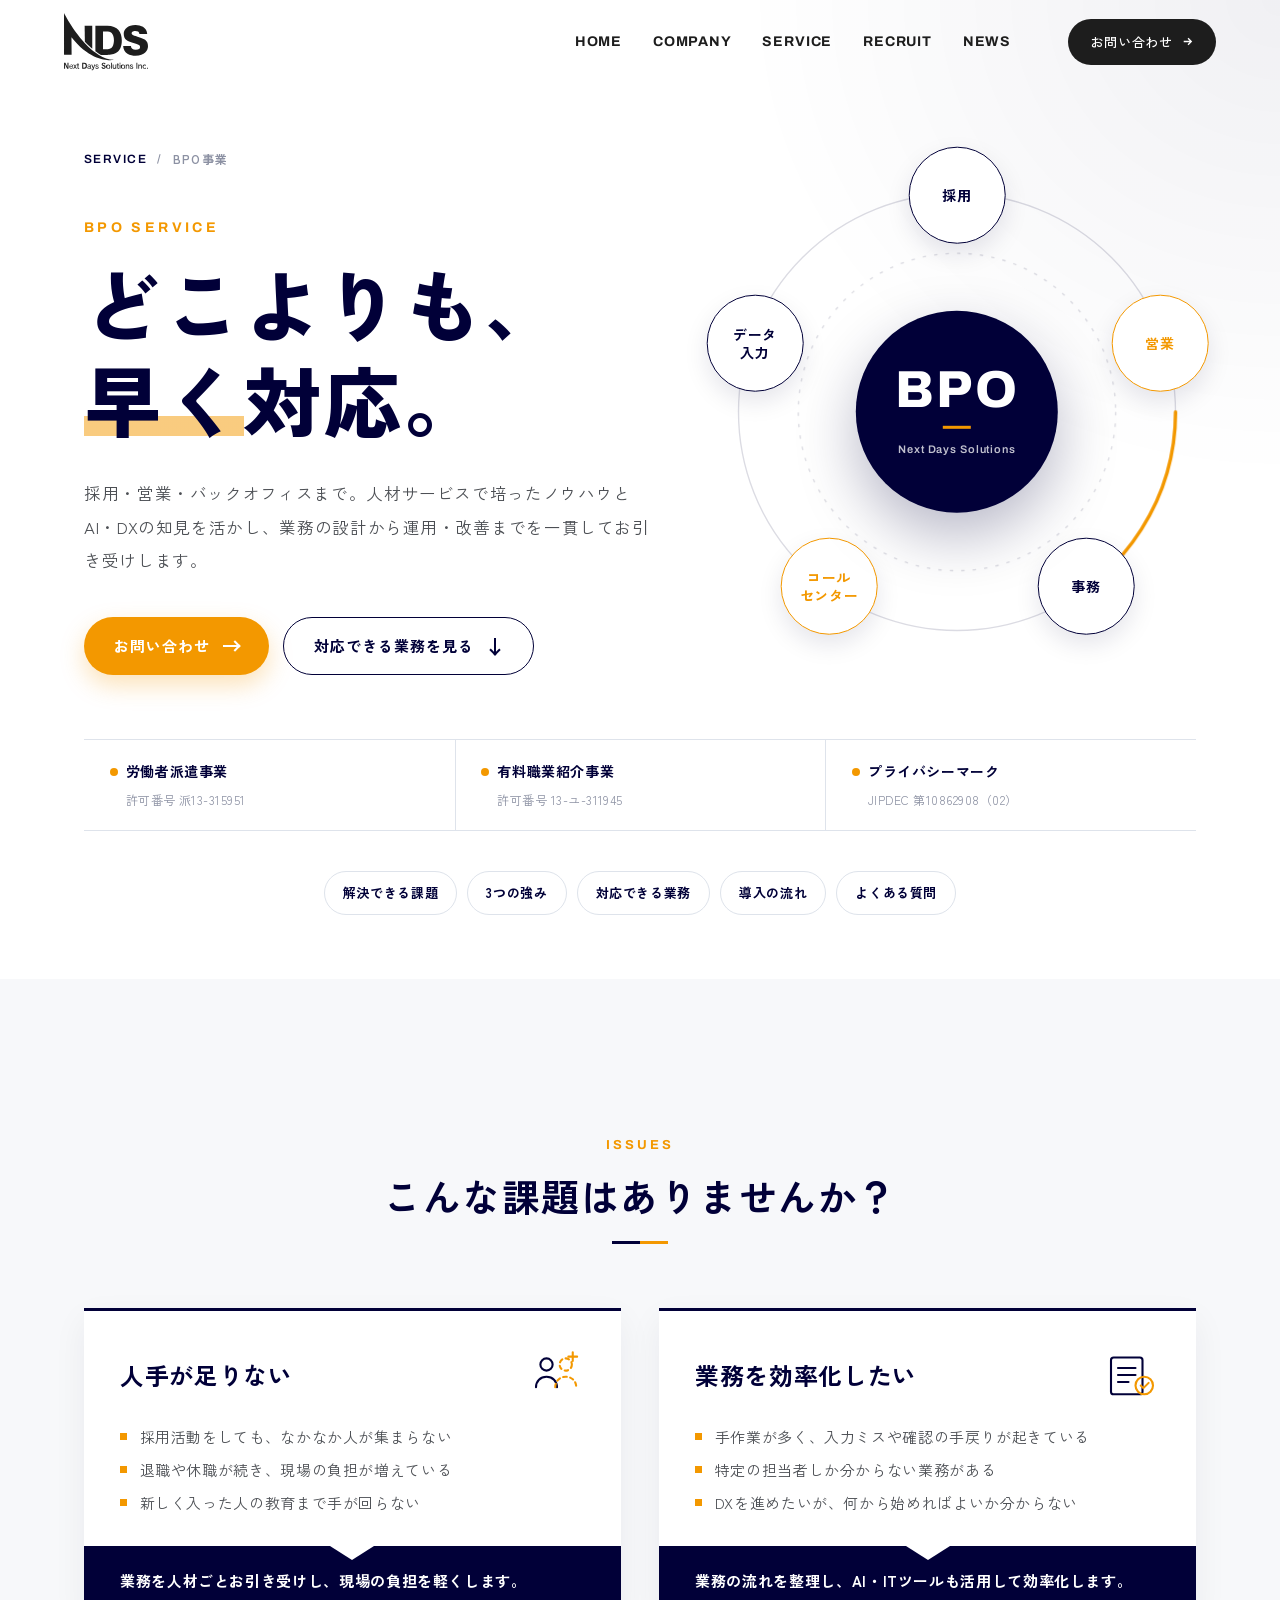
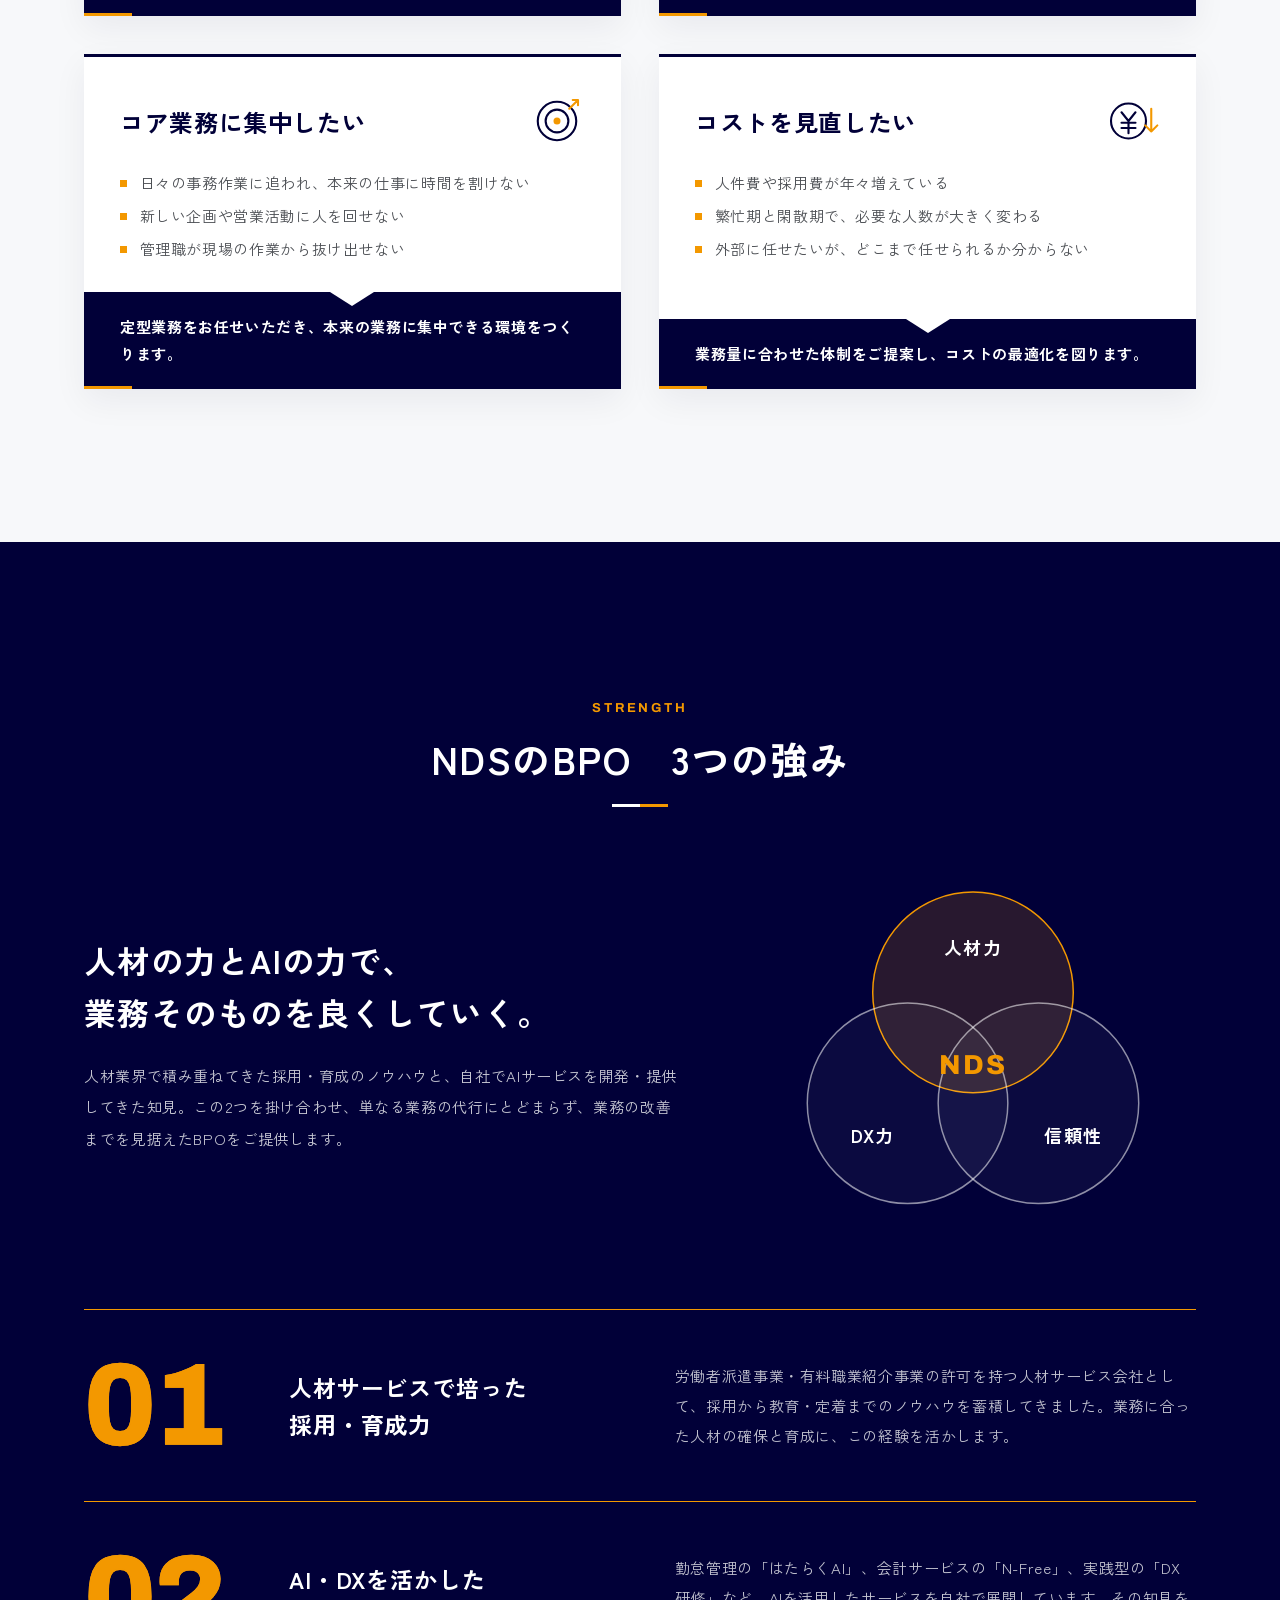
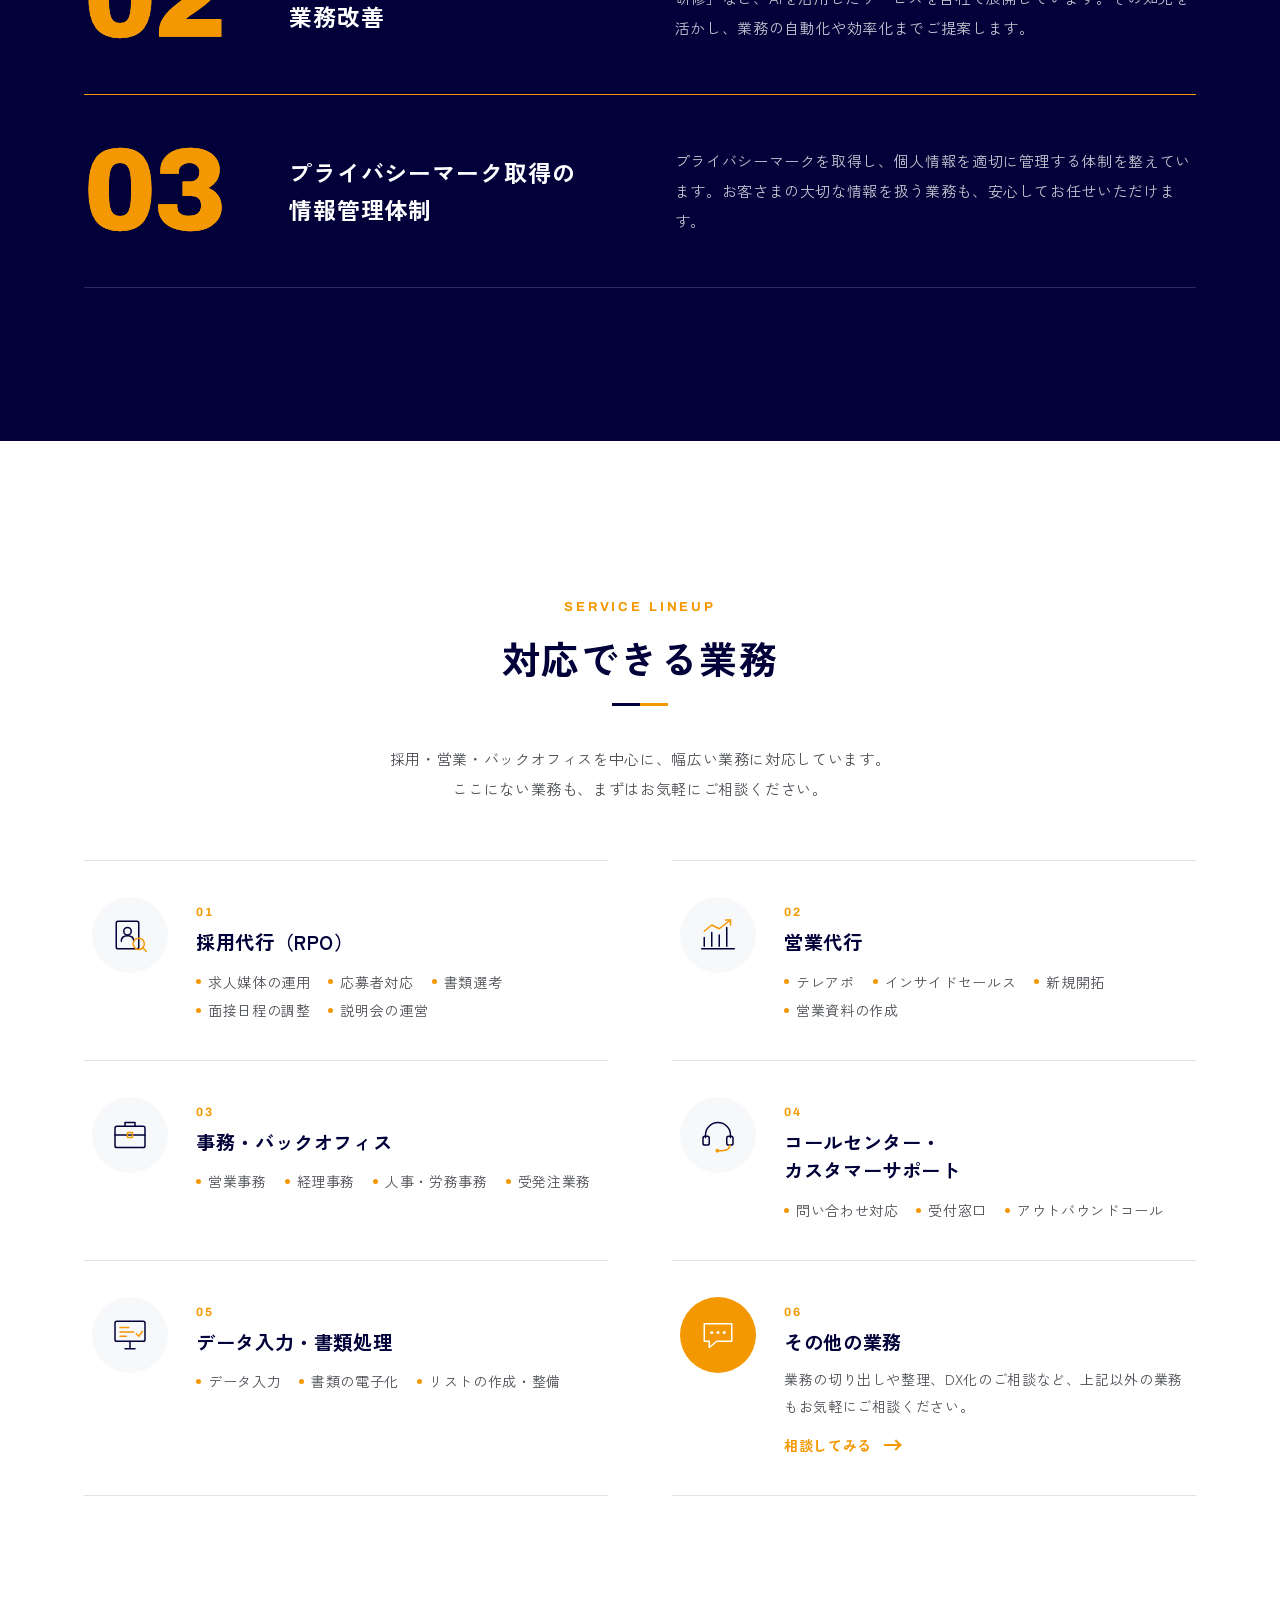
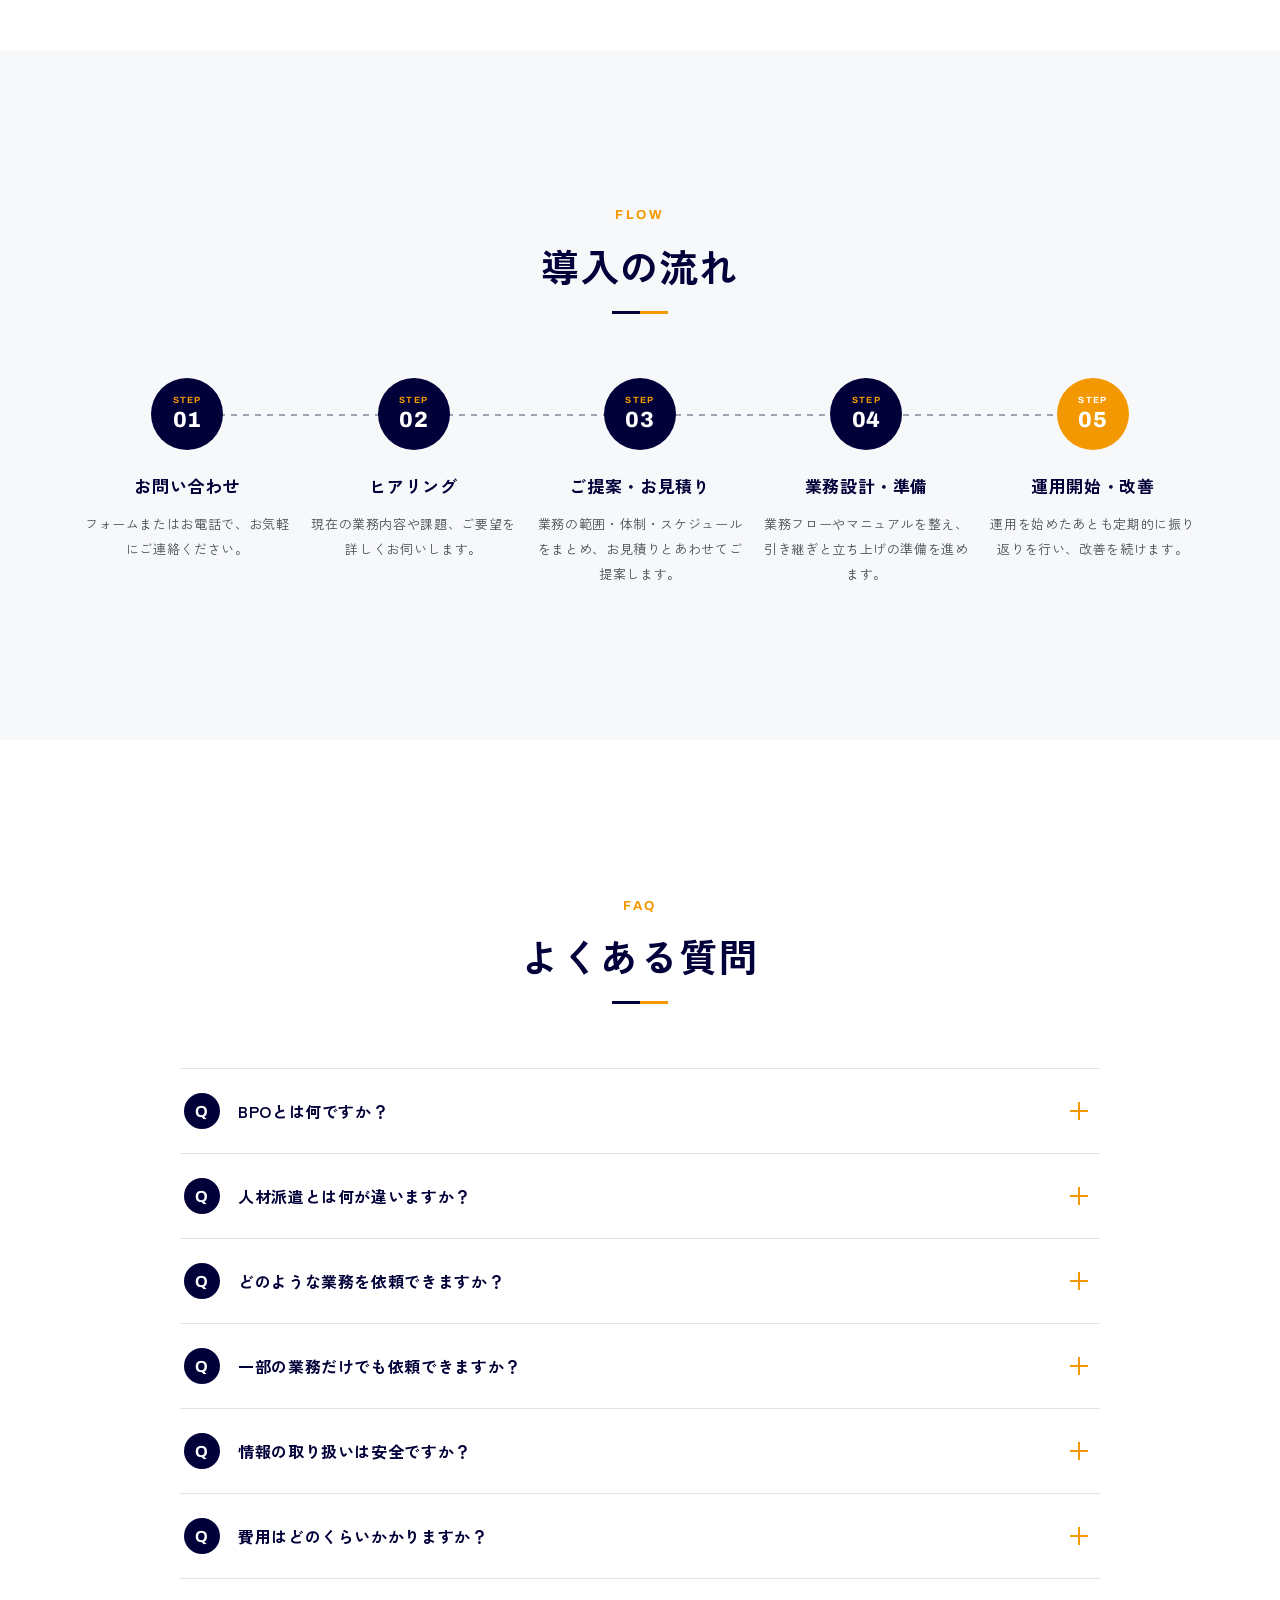
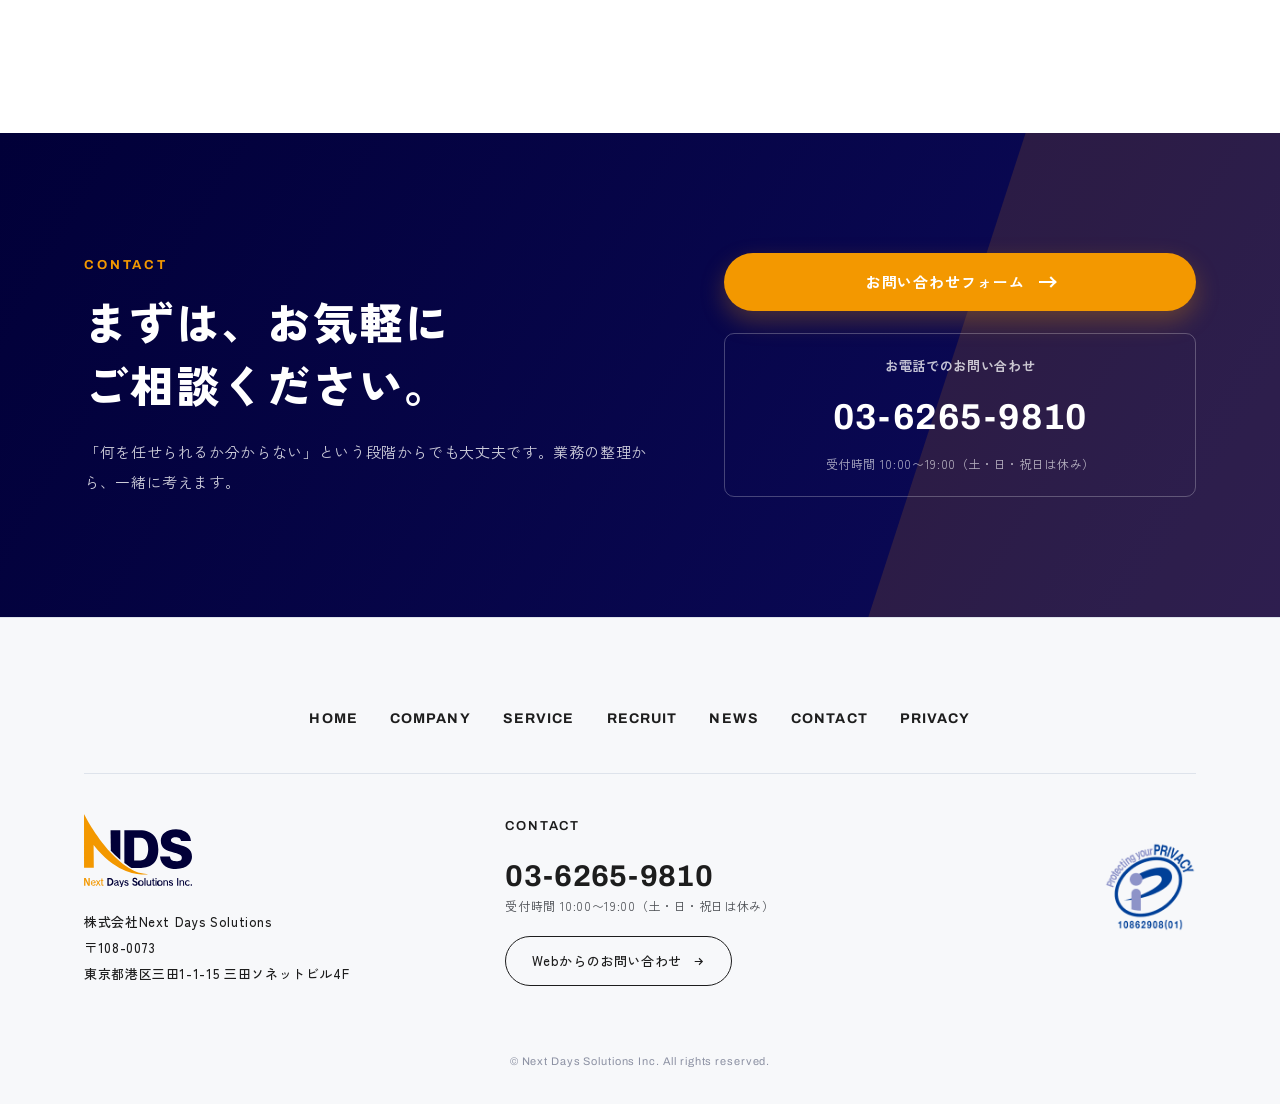
<file: bpo.html>
<!DOCTYPE html>
<html lang="ja">

<head>
  <meta charset="UTF-8">
  <meta name="viewport" content="width=device-width, initial-scale=1">
  <title>BPO事業｜株式会社Next Days Solutions</title>
  <meta name="description" content="株式会社Next Days Solutions（ネクストデイズソリューションズ）のBPOサービス。採用代行・営業代行・事務・バックオフィスなど、人材サービスで培ったノウハウとAI・DXの知見で、業務の設計から運用・改善までを一貫してお引き受けします。">

  <link rel="icon" type="image/png" href="image/favicon.png">
  <link rel="apple-touch-icon" href="image/favicon.png">

  <link rel="preconnect" href="https://fonts.googleapis.com">
  <link rel="preconnect" href="https://fonts.gstatic.com" crossorigin>
  <link href="https://fonts.googleapis.com/css2?family=Archivo:wght@500;600;700;800&family=Zen+Kaku+Gothic+New:wght@400;500;700;900&display=swap" rel="stylesheet">

  <link rel="stylesheet" href="css/base.css">
  <link rel="stylesheet" href="css/layout.css">
  <link rel="stylesheet" href="css/page.css">
  <link rel="stylesheet" href="css/bpo.css">
</head>

<body>

  <header class="header">
    <div class="header__inner">
      <a class="header__logo" href="index.html" aria-label="株式会社Next Days Solutions ホーム">
        <svg xmlns="http://www.w3.org/2000/svg" viewBox="0 0 71.72985 48.90389" role="img">
          <title>Next Days Solutions</title>
        <path class="lg-hole" d="M37.45639,15.80941H33.313V30.871h4.14336c5.17922,0,5.17922-6.75273,5.17922-7.65539C42.63561,19.32578,41.14654,15.80941,37.45639,15.80941Z" />
        <path class="lg-text" d="M36.87382,10.83039H26.80667V32.56653c.9951.72152,3.70022,2.66542,4.72764,3.28349h5.33951c5.85881,0,12.49479-1.8674,12.49479-12.26074C49.36861,16.245,46.0342,10.83039,36.87382,10.83039ZM37.45639,30.871H33.313V15.80941h4.14336c3.69015,0,5.17922,3.51637,5.17922,7.40617C42.63561,24.11824,42.63561,30.871,37.45639,30.871Z" />
        <path class="lg-text" d="M62.76347,20.3216c-4.56427-1.36923-4.98517-1.86714-4.98517-2.925,0-1.77374,2.03933-1.99161,3.17221-1.99161,1.84531,0,3.26972.52894,3.46375,2.58266h6.636a8.01694,8.01694,0,0,0-3.6578-6.19246,12.43437,12.43437,0,0,0-6.40909-1.64926c-6.40961,0-9.97036,3.54745-9.97036,7.53066,0,5.16589,3.23688,6.59722,9.03154,8.122,4.27271,1.12027,4.92,1.96056,4.92,3.20505,0,1.58715-1.03584,2.30319-3.72246,2.30319-2.58959,0-3.8518-.84026-4.111-3.11214h-6.636c.38858,6.41061,5.98869,8.34012,10.58531,8.34012,7.93052,0,10.64949-4.60585,10.64949-8.09117C71.72985,22.998,68.13672,21.93978,62.76347,20.3216Z" />
        <path class="lg-text" d="M24.09977,30.45879V10.83039H17.626l.18829,13.62842A68.4026,68.4026,0,0,0,24.09977,30.45879Z" />
        <path class="lg-mark" d="M24.09977,31.72867a68.40114,68.40114,0,0,1-6.28547-6C7.13805,14.24166,0,0,0,0L.02566,35.73846H6.50455L6.37716,20.62373C24.66364,44.01189,42.63561,39.98844,42.63561,39.98844A26.39159,26.39159,0,0,1,29.84113,35.85c-1.02742-.61807-2.03936-1.29208-3.03446-2.0136Q25.43068,32.8387,24.09977,31.72867Z" />
        <path class="lg-mark" d="M2.68314,47.59078,1.248,44.68006A8.36205,8.36205,0,0,1,.8317,43.49642H.81313c.031.31687.11806,1.16422.11806,1.753v2.34138H.05513V42.54566H1.16722L2.60239,45.437a6.66053,6.66053,0,0,1,.45971,1.15775l.02487.00647a14.25209,14.25209,0,0,1-.13049-1.63645V42.54566h.86976v5.04512Z" />
        <path class="lg-mark" d="M5.1425,46.1419a1.04146,1.04146,0,0,0,1.081.95093,1.25428,1.25428,0,0,0,1.13074-.69863l.34787.4528A1.66623,1.66623,0,0,1,6.18,47.66847a1.87866,1.87866,0,0,1-.01857-3.73218A1.55845,1.55845,0,0,1,7.727,45.68261v.11006Zm1.01269-1.63645A1.01851,1.01851,0,0,0,5.13006,45.6051l1.94454-.27172A.88539.88539,0,0,0,6.15519,44.50545Z" />
        <path class="lg-mark" d="M10.31079,47.59078l-.8822-1.34531-.88841,1.34531H7.7884l1.2488-1.88227L7.90645,44.014H8.652l.78279,1.18364L10.2176,44.014h.7207L9.82621,45.68261l1.24871,1.90817Z" />
        <path class="lg-mark" d="M12.87611,47.66847c-.98782,0-1.32955-.21994-1.32955-1.0155V44.57666H11.062V44.014h.50945V42.88842h.6523V44.014h.60885v.56269h-.60885V46.5235c0,.50459.0994.54344.79522.54344Z" />
        <path class="lg-text" d="M17.28,47.59078H15.5094V42.54566h1.74582a2.27186,2.27186,0,0,1,2.28627,2.52248A2.26392,2.26392,0,0,1,17.28,47.59078Zm-.13662-4.23013h-.702V46.7758h.72691c.90085,0,1.44131-.69847,1.44131-1.71414C18.60956,43.99455,18.038,43.36065,17.14338,43.36065Z" />
        <path class="lg-text" d="M23.19991,47.62962a1.19168,1.19168,0,0,1-.25477.03237.58064.58064,0,0,1-.63986-.49812,1.51754,1.51754,0,0,1-1.26737.5046c-.702,0-1.05-.34276-1.06243-.938v-.03867c0-.69216.45357-1.04139,1.19284-1.20971.50945-.12282.963-.31686.963-.51737,0-.3557-.25476-.46576-.73313-.46576a1.39021,1.39021,0,0,0-1.06856.56917l-.292-.51738a1.74471,1.74471,0,0,1,1.404-.61447c.90085,0,1.39787.32333,1.39787,1.08023v1.701c0,.24583.11806.35588.30443.35588a.744.744,0,0,0,.19259-.03237Zm-1.03756-2.018a1.94989,1.94989,0,0,1-.82623.36865c-.4287.10988-.702.24582-.702.64684v.03885c.01857.29744.19259.44633.54667.44633a1.07167,1.07167,0,0,0,.9816-.57581Z" />
        <path class="lg-text" d="M25.31779,47.869c-.24855.75672-.67095,1.03491-1.59667,1.03491l-.18016-.61447h.09941c.72069,0,.86354-.14225,1.08721-.79557L23.31107,44.014H24.038l.86976,2.14735a3.40376,3.40376,0,0,1,.12427.40749c.01866.09063.031.17462.04344.2523h.00622a4.61273,4.61273,0,0,1,.14293-.65979l.65852-2.14735h.67716Z" />
        <path class="lg-text" d="M28.19989,47.66847a1.75316,1.75316,0,0,1-1.46-.72453l.30442-.5368a1.45518,1.45518,0,0,0,1.168.67274c.47215,0,.70826-.16184.70826-.44633,0-.33646-.2672-.51755-.90707-.6598-.82631-.18108-1.16174-.54974-1.16174-1.04786,0-.58211.47836-.9896,1.32324-.9896a1.55486,1.55486,0,0,1,1.342.58211l-.28577.524a1.25467,1.25467,0,0,0-1.06243-.54991c-.41005,0-.63987.14872-.63987.40749,0,.23936.15528.37513.73305.51108.92572.207,1.34821.56916,1.34821,1.216C29.61019,47.28039,29.14417,47.66847,28.19989,47.66847Z" />
        <path class="lg-text" d="M33.8462,47.71378a1.84212,1.84212,0,0,1-1.88245-1.31311l.69591-.48518a1.32971,1.32971,0,0,0,1.18654.97683c.54667,0,.845-.25877.845-.64685,0-.36235-.21125-.57563-.72078-.76984l-.70187-.25213c-.75809-.28466-1.106-.65332-1.106-1.37137a1.48457,1.48457,0,0,1,1.64633-1.42947,1.60433,1.60433,0,0,1,1.68372,1.00255l-.67725.5046a.98593.98593,0,0,0-.9753-.71158c-.522,0-.78909.26525-.78909.58875,0,.27155.18024.45264.61516.60154l.74548.25212a1.52224,1.52224,0,0,1,1.2178,1.48773C35.62941,47.1315,34.98929,47.71378,33.8462,47.71378Z" />
        <path class="lg-text" d="M37.8403,47.66847a1.874,1.874,0,1,1,1.70221-1.86933A1.67528,1.67528,0,0,1,37.8403,47.66847Zm0-3.15007c-.57155,0-1.0126.47222-1.0126,1.28074,0,.802.441,1.29369,1.0126,1.29369.59642,0,1.0126-.4787,1.0126-1.29369C38.8529,44.99062,38.43672,44.5184,37.8403,44.5184Z" />
        <path class="lg-text" d="M40.14455,47.59078V42.54566h.702v5.04512Z" />
        <path class="lg-text" d="M43.99,47.59078v-.485a1.23883,1.23883,0,0,1-1.137.56269,1.17574,1.17574,0,0,1-1.25485-1.20954V44.014h.67717v2.28312a.71152.71152,0,0,0,.74548.76337.923.923,0,0,0,.91329-.65979V44.014h.68347v3.57681Z" />
        <path class="lg-text" d="M46.92782,47.66847c-.98773,0-1.32947-.21994-1.32947-1.0155V44.57666h-.48449V44.014h.50937V42.88842h.65229V44.014h.60886v.56269h-.60886V46.5235c0,.50459.09949.54344.79523.54344Z" />
        <path class="lg-text" d="M47.46819,43.393v-.84736h.72061V43.393Zm.01244,4.19776V44.014h.6896v3.57681Z" />
        <path class="lg-text" d="M50.46852,47.66847a1.874,1.874,0,1,1,1.70221-1.86933A1.67528,1.67528,0,0,1,50.46852,47.66847Zm0-3.15007c-.57155,0-1.0126.47222-1.0126,1.28074,0,.802.44105,1.29369,1.0126,1.29369.59642,0,1.0126-.4787,1.0126-1.29369C51.48112,44.99062,51.06494,44.5184,50.46852,44.5184Z" />
        <path class="lg-text" d="M55.084,47.59078V45.28159a.70835.70835,0,0,0-.74548-.76319.92043.92043,0,0,0-.91329.65979v2.41259h-.67716V44.014h.62129v.49148a1.21053,1.21053,0,0,1,1.14309-.56916,1.18422,1.18422,0,0,1,1.24872,1.23542v2.41907Z" />
        <path class="lg-text" d="M57.74855,47.66847a1.75373,1.75373,0,0,1-1.46013-.72453l.30443-.5368a1.45554,1.45554,0,0,0,1.168.67274c.47223,0,.70834-.16184.70834-.44633,0-.33646-.26712-.51755-.90715-.6598-.82623-.18108-1.16166-.54974-1.16166-1.04786,0-.58211.47836-.9896,1.32333-.9896a1.555,1.555,0,0,1,1.3419.58211l-.28586.524a1.2544,1.2544,0,0,0-1.06234-.54991c-.41,0-.63986.14872-.63986.40749,0,.23936.15536.37513.733.51108.92572.207,1.34821.56916,1.34821,1.216C59.15877,47.28039,58.69284,47.66847,57.74855,47.66847Z" />
        <path class="lg-text" d="M61.86029,47.59078V42.54566h.73321v5.04512Z" />
        <path class="lg-text" d="M65.81121,47.59078V45.28159a.70836.70836,0,0,0-.74549-.76319.92043.92043,0,0,0-.91328.65979v2.41259h-.67717V44.014h.62129v.49148a1.21055,1.21055,0,0,1,1.1431-.56916,1.18422,1.18422,0,0,1,1.24872,1.23542v2.41907Z" />
        <path class="lg-text" d="M68.81136,47.66847a1.86981,1.86981,0,0,1,0-3.73218,1.64061,1.64061,0,0,1,1.29216.52384l-.24225.56934a1.14253,1.14253,0,0,0-.96916-.51107,1.29149,1.29149,0,0,0,.00613,2.568,1.20123,1.20123,0,0,0,1.00034-.524l.24225.53049A1.59132,1.59132,0,0,1,68.81136,47.66847Z" />
        <path class="lg-text" d="M70.89806,47.59078v-.90544h.77666v.90544Z" />
        </svg>
      </a>

      <nav class="header__nav">
        <a href="index.html">HOME</a>
        <a href="company.html">COMPANY</a>
        <a href="service.html">SERVICE</a>
        <a href="recruit.html">RECRUIT</a>
        <a href="news.html">NEWS</a>
      </nav>

      <a class="header__cta" href="contact.html">
        お問い合わせ
        <svg width="13" height="13" viewBox="0 0 24 24" fill="none" stroke="currentColor" stroke-width="2.4" aria-hidden="true">
          <path d="M5 12h14M13 6l6 6-6 6" />
        </svg>
      </a>

      <button class="burger" type="button" aria-label="メニューを開く" aria-expanded="false" aria-controls="drawer">
        <span></span><span></span><span></span>
      </button>
    </div>
  </header>

  <!-- ============ ドロワー（SP） ============ -->
  <nav class="drawer" id="drawer">
    <ul class="drawer__list">
      <li><a href="index.html">HOME<span>ホーム</span></a></li>
      <li><a href="company.html">COMPANY<span>会社案内</span></a></li>
      <li><a href="service.html">SERVICE<span>事業案内</span></a></li>
      <li><a href="recruit.html">RECRUIT<span>採用情報</span></a></li>
      <li><a href="news.html">NEWS<span>お知らせ</span></a></li>
      <li><a href="contact.html">CONTACT<span>お問い合わせ</span></a></li>
      <li><a href="privacy.html">PRIVACY<span>個人情報保護方針</span></a></li>
    </ul>
  </nav>

  <main>

    <!--
      BPO事業の紹介ページ（LP）。SERVICE の「BPO事業」から入る。
      白を基調に、紺（--c-navy）とオレンジ（--c-orange）をポイントに使う。
      写真は使わず、図形とアイコンで組んでいる。
      実績の数字・導入事例・資料ダウンロードは、載せられるものがないので置かない。
    -->

    <!-- ============ ファーストビュー ============ -->
    <section class="bpo-hero">
      <!-- 見出しが降ってくるのに合わせて、右上から左下へ走る光の線 -->
      <div class="bpo-streaks" aria-hidden="true">
        <span></span><span></span><span></span><span></span><span></span>
      </div>

      <div class="inner bpo-hero__inner">
        <div class="bpo-hero__body">
          <p class="bpo-crumb reveal">
            <a href="service.html">SERVICE</a>
            <span aria-hidden="true">/</span>
            <span>BPO事業</span>
          </p>
          <p class="bpo-hero__en reveal" style="--d: .1s;">BPO SERVICE</p>
          <!-- ページを開くと、1 行ずつ画面の右上から斜めに降ってくる（css/bpo.css の bpo-drop） -->
          <h1 class="bpo-hero__title">
            <span class="bpo-line bpo-drop" style="--d: .25s;">どこよりも、</span>
            <span class="bpo-line bpo-drop" style="--d: .37s;"><em>早く</em>対応。</span>
          </h1>
          <p class="bpo-hero__lead reveal" style="--d: .8s;">採用・営業・バックオフィスまで。人材サービスで培ったノウハウとAI・DXの知見を活かし、業務の設計から運用・改善までを一貫してお引き受けします。</p>
          <div class="bpo-hero__btns reveal" style="--d: .9s;">
            <a class="bpo-btn bpo-btn--orange" href="contact.html">お問い合わせ<span class="bpo-btn__arrow" aria-hidden="true"></span></a>
            <a class="bpo-btn bpo-btn--line" href="#lineup">対応できる業務を見る<span class="bpo-btn__arrow bpo-btn__arrow--down" aria-hidden="true"></span></a>
          </div>
        </div>

        <!--
          右側の図：対応する業務が、中心の NDS のまわりを回っている。
          ページを開くと、中央の丸 → 外側の円 → 5 つの業務の丸の順に、中心から広がるように現れる
        -->
        <div class="bpo-orbit" aria-hidden="true">
          <svg class="bpo-orbit__rings" viewBox="0 0 400 400">
            <circle class="bpo-orbit__outer" cx="200" cy="200" r="190" pathLength="100" />
            <circle class="bpo-orbit__inner" cx="200" cy="200" r="138" />
            <circle class="bpo-orbit__arc" cx="200" cy="200" r="190" pathLength="100" />
          </svg>
          <div class="bpo-orbit__core">
            <span class="bpo-orbit__core-en">BPO</span>
            <span class="bpo-orbit__core-ja">Next Days Solutions</span>
          </div>
          <span class="bpo-chip bpo-chip--1">採用</span>
          <span class="bpo-chip bpo-chip--2">営業</span>
          <span class="bpo-chip bpo-chip--3">事務</span>
          <span class="bpo-chip bpo-chip--4">コール<br>センター</span>
          <span class="bpo-chip bpo-chip--5">データ<br>入力</span>
        </div>
      </div>

      <!-- 数字の実績の代わりに、事実として示せる許可・認証を並べる -->
      <div class="inner">
        <ul class="bpo-trust reveal" style="--d: 1s;">
          <li><span class="bpo-trust__label">労働者派遣事業</span><span class="bpo-trust__value">許可番号 派13-315951</span></li>
          <li><span class="bpo-trust__label">有料職業紹介事業</span><span class="bpo-trust__value">許可番号 13-ユ-311945</span></li>
          <li><span class="bpo-trust__label">プライバシーマーク</span><span class="bpo-trust__value">JIPDEC 第10862908（02）</span></li>
        </ul>
      </div>

      <nav class="inner bpo-toc reveal" style="--d: 1.1s;" aria-label="このページの内容">
        <a href="#issues">解決できる課題</a>
        <a href="#strength">3つの強み</a>
        <a href="#lineup">対応できる業務</a>
        <a href="#flow">導入の流れ</a>
        <a href="#faq">よくある質問</a>
      </nav>
    </section>

    <!-- ============ 解決できる課題 ============ -->
    <section class="section bpo-issues" id="issues">
      <div class="inner">
        <div class="bpo-head reveal">
          <p class="bpo-head__en">ISSUES</p>
          <h2 class="bpo-head__ja">こんな課題はありませんか？</h2>
        </div>

        <div class="bpo-issues__grid">
          <article class="bpo-issue reveal">
            <div class="bpo-issue__top">
              <h3 class="bpo-issue__title">人手が足りない</h3>
              <svg class="bpo-icon" viewBox="0 0 64 64" aria-hidden="true">
                <circle cx="20" cy="20" r="7" />
                <path d="M8 46c0-7 5-12 12-12s12 5 12 12" />
                <circle class="ac" cx="42" cy="20" r="7" stroke-dasharray="4 4" />
                <path class="ac" d="M30 46c0-7 5-12 12-12s12 5 12 12" stroke-dasharray="4 4" />
                <path class="ac" d="M50 6v10M45 11h10" />
              </svg>
            </div>
            <ul class="bpo-issue__list">
              <li>採用活動をしても、なかなか人が集まらない</li>
              <li>退職や休職が続き、現場の負担が増えている</li>
              <li>新しく入った人の教育まで手が回らない</li>
            </ul>
            <p class="bpo-issue__answer">業務を人材ごとお引き受けし、現場の負担を軽くします。</p>
          </article>

          <article class="bpo-issue reveal" style="--d: .08s;">
            <div class="bpo-issue__top">
              <h3 class="bpo-issue__title">業務を効率化したい</h3>
              <svg class="bpo-icon" viewBox="0 0 64 64" aria-hidden="true">
                <rect x="8" y="12" width="36" height="42" rx="3" />
                <path d="M16 24h20M16 32h20M16 40h12" />
                <circle class="ac" cx="46" cy="44" r="10" />
                <path class="ac" d="M42 44l3 3 6-6" />
              </svg>
            </div>
            <ul class="bpo-issue__list">
              <li>手作業が多く、入力ミスや確認の手戻りが起きている</li>
              <li>特定の担当者しか分からない業務がある</li>
              <li>DXを進めたいが、何から始めればよいか分からない</li>
            </ul>
            <p class="bpo-issue__answer">業務の流れを整理し、AI・ITツールも活用して効率化します。</p>
          </article>

          <article class="bpo-issue reveal">
            <div class="bpo-issue__top">
              <h3 class="bpo-issue__title">コア業務に集中したい</h3>
              <svg class="bpo-icon" viewBox="0 0 64 64" aria-hidden="true">
                <circle cx="32" cy="32" r="22" />
                <circle cx="32" cy="32" r="13" />
                <circle class="ac ac--fill" cx="32" cy="32" r="4" />
                <path class="ac" d="M46 18l10-10M50 8h6v6" />
              </svg>
            </div>
            <ul class="bpo-issue__list">
              <li>日々の事務作業に追われ、本来の仕事に時間を割けない</li>
              <li>新しい企画や営業活動に人を回せない</li>
              <li>管理職が現場の作業から抜け出せない</li>
            </ul>
            <p class="bpo-issue__answer">定型業務をお任せいただき、本来の業務に集中できる環境をつくります。</p>
          </article>

          <article class="bpo-issue reveal" style="--d: .08s;">
            <div class="bpo-issue__top">
              <h3 class="bpo-issue__title">コストを見直したい</h3>
              <svg class="bpo-icon" viewBox="0 0 64 64" aria-hidden="true">
                <circle cx="28" cy="32" r="20" />
                <path d="M20 22l8 10 8-10M20 34h16M20 40h16M28 32v14" />
                <path class="ac" d="M54 18v26M47 37l7 7 7-7" />
              </svg>
            </div>
            <ul class="bpo-issue__list">
              <li>人件費や採用費が年々増えている</li>
              <li>繁忙期と閑散期で、必要な人数が大きく変わる</li>
              <li>外部に任せたいが、どこまで任せられるか分からない</li>
            </ul>
            <p class="bpo-issue__answer">業務量に合わせた体制をご提案し、コストの最適化を図ります。</p>
          </article>
        </div>
      </div>
    </section>

    <!-- ============ 3つの強み ============ -->
    <section class="section bpo-strength" id="strength">
      <div class="inner">
        <div class="bpo-head bpo-head--light reveal">
          <p class="bpo-head__en">STRENGTH</p>
          <h2 class="bpo-head__ja">NDSのBPO　3つの強み</h2>
        </div>

        <div class="bpo-strength__intro">
          <div class="bpo-strength__text reveal">
            <p class="bpo-strength__catch">人材の力とAIの力で、<br>業務そのものを良くしていく。</p>
            <p>人材業界で積み重ねてきた採用・育成のノウハウと、自社でAIサービスを開発・提供してきた知見。この2つを掛け合わせ、単なる業務の代行にとどまらず、業務の改善までを見据えたBPOをご提供します。</p>
          </div>

          <!-- 3 つの強みが重なるところに NDS がある、という図 -->
          <div class="bpo-venn reveal" style="--d: .15s;" aria-hidden="true">
            <svg viewBox="0 0 360 330">
              <circle class="bpo-venn__c bpo-venn__c--1" cx="180" cy="115" r="95" />
              <circle class="bpo-venn__c bpo-venn__c--2" cx="118" cy="220" r="95" />
              <circle class="bpo-venn__c bpo-venn__c--3" cx="242" cy="220" r="95" />
              <text x="180" y="80">人材力</text>
              <text x="85" y="258">DX力</text>
              <text x="275" y="258">信頼性</text>
              <text class="bpo-venn__core" x="180" y="192">NDS</text>
            </svg>
          </div>
        </div>

        <div class="bpo-strength__list">
          <article class="bpo-point reveal">
            <p class="bpo-point__num" aria-hidden="true">01</p>
            <div class="bpo-point__body">
              <h3 class="bpo-point__title">人材サービスで培った<br>採用・育成力</h3>
              <p class="bpo-point__text">労働者派遣事業・有料職業紹介事業の許可を持つ人材サービス会社として、採用から教育・定着までのノウハウを蓄積してきました。業務に合った人材の確保と育成に、この経験を活かします。</p>
            </div>
          </article>
          <article class="bpo-point reveal" style="--d: .1s;">
            <p class="bpo-point__num" aria-hidden="true">02</p>
            <div class="bpo-point__body">
              <h3 class="bpo-point__title">AI・DXを活かした<br>業務改善</h3>
              <p class="bpo-point__text">勤怠管理の「はたらくAI」、会計サービスの「N-Free」、実践型の「DX研修」など、AIを活用したサービスを自社で展開しています。その知見を活かし、業務の自動化や効率化までご提案します。</p>
            </div>
          </article>
          <article class="bpo-point reveal" style="--d: .2s;">
            <p class="bpo-point__num" aria-hidden="true">03</p>
            <div class="bpo-point__body">
              <h3 class="bpo-point__title">プライバシーマーク取得の<br>情報管理体制</h3>
              <p class="bpo-point__text">プライバシーマークを取得し、個人情報を適切に管理する体制を整えています。お客さまの大切な情報を扱う業務も、安心してお任せいただけます。</p>
            </div>
          </article>
        </div>
      </div>
    </section>

    <!-- ============ 対応できる業務 ============ -->
    <section class="section bpo-lineup" id="lineup">
      <div class="inner">
        <div class="bpo-head reveal">
          <p class="bpo-head__en">SERVICE LINEUP</p>
          <h2 class="bpo-head__ja">対応できる業務</h2>
        </div>
        <p class="bpo-lineup__lead reveal">採用・営業・バックオフィスを中心に、幅広い業務に対応しています。<br>ここにない業務も、まずはお気軽にご相談ください。</p>

        <div class="bpo-lineup__list">
          <article class="bpo-svc reveal">
            <span class="bpo-svc__icon"><svg class="bpo-icon" viewBox="0 0 64 64" aria-hidden="true">
              <rect x="10" y="10" width="36" height="44" rx="3" />
              <circle cx="28" cy="26" r="6" />
              <path d="M18 42c0-6 4-9 10-9s10 3 10 9" />
              <circle class="ac" cx="46" cy="46" r="9" />
              <path class="ac" d="M52.5 52.5L58 58" />
            </svg></span>
            <div class="bpo-svc__body">
              <p class="bpo-svc__num">01</p>
              <h3 class="bpo-svc__title">採用代行（RPO）</h3>
              <ul class="bpo-tags">
                <li>求人媒体の運用</li>
                <li>応募者対応</li>
                <li>書類選考</li>
                <li>面接日程の調整</li>
                <li>説明会の運営</li>
              </ul>
            </div>
          </article>

          <article class="bpo-svc reveal" style="--d: .08s;">
            <span class="bpo-svc__icon"><svg class="bpo-icon" viewBox="0 0 64 64" aria-hidden="true">
              <path d="M10 50V36M22 50V28M34 50V32M46 50V20" />
              <path d="M6 54h52" />
              <path class="ac" d="M10 26l12-10 12 6 18-14" />
              <path class="ac" d="M44 8h8v8" />
            </svg></span>
            <div class="bpo-svc__body">
              <p class="bpo-svc__num">02</p>
              <h3 class="bpo-svc__title">営業代行</h3>
              <ul class="bpo-tags">
                <li>テレアポ</li>
                <li>インサイドセールス</li>
                <li>新規開拓</li>
                <li>営業資料の作成</li>
              </ul>
            </div>
          </article>

          <article class="bpo-svc reveal" style="--d: .16s;">
            <span class="bpo-svc__icon"><svg class="bpo-icon" viewBox="0 0 64 64" aria-hidden="true">
              <rect x="8" y="18" width="48" height="34" rx="3" />
              <path d="M24 18v-6h16v6M8 32h48" />
              <rect class="ac" x="28" y="28" width="8" height="8" rx="1" />
            </svg></span>
            <div class="bpo-svc__body">
              <p class="bpo-svc__num">03</p>
              <h3 class="bpo-svc__title">事務・バックオフィス</h3>
              <ul class="bpo-tags">
                <li>営業事務</li>
                <li>経理事務</li>
                <li>人事・労務事務</li>
                <li>受発注業務</li>
              </ul>
            </div>
          </article>

          <article class="bpo-svc reveal">
            <span class="bpo-svc__icon"><svg class="bpo-icon" viewBox="0 0 64 64" aria-hidden="true">
              <path d="M12 36v-4a20 20 0 0 1 40 0v4" />
              <rect x="8" y="34" width="10" height="14" rx="3" />
              <rect x="46" y="34" width="10" height="14" rx="3" />
              <path class="ac" d="M51 48c0 6-5 9-13 9h-4" />
              <circle class="ac ac--fill" cx="31" cy="57" r="3" />
            </svg></span>
            <div class="bpo-svc__body">
              <p class="bpo-svc__num">04</p>
              <h3 class="bpo-svc__title">コールセンター・<br>カスタマーサポート</h3>
              <ul class="bpo-tags">
                <li>問い合わせ対応</li>
                <li>受付窓口</li>
                <li>アウトバウンドコール</li>
              </ul>
            </div>
          </article>

          <article class="bpo-svc reveal" style="--d: .08s;">
            <span class="bpo-svc__icon"><svg class="bpo-icon" viewBox="0 0 64 64" aria-hidden="true">
              <rect x="8" y="10" width="48" height="32" rx="3" />
              <path d="M24 54h16M32 42v12" />
              <path class="ac" d="M16 20h14M16 27h22M16 34h10" />
              <path class="ac" d="M42 30l4 4 6-8" />
            </svg></span>
            <div class="bpo-svc__body">
              <p class="bpo-svc__num">05</p>
              <h3 class="bpo-svc__title">データ入力・書類処理</h3>
              <ul class="bpo-tags">
                <li>データ入力</li>
                <li>書類の電子化</li>
                <li>リストの作成・整備</li>
              </ul>
            </div>
          </article>

          <a class="bpo-svc bpo-svc--other reveal" style="--d: .08s;" href="contact.html">
            <span class="bpo-svc__icon"><svg class="bpo-icon" viewBox="0 0 64 64" aria-hidden="true">
              <path d="M10 14h44v28H30l-12 10V42h-8z" />
              <circle class="ac ac--fill" cx="22" cy="28" r="2.5" />
              <circle class="ac ac--fill" cx="32" cy="28" r="2.5" />
              <circle class="ac ac--fill" cx="42" cy="28" r="2.5" />
            </svg></span>
            <div class="bpo-svc__body">
              <p class="bpo-svc__num">06</p>
              <h3 class="bpo-svc__title">その他の業務</h3>
              <p class="bpo-svc__text">業務の切り出しや整理、DX化のご相談など、上記以外の業務もお気軽にご相談ください。</p>
              <span class="bpo-svc__more">相談してみる<span class="bpo-btn__arrow" aria-hidden="true"></span></span>
            </div>
          </a>
        </div>
      </div>
    </section>

    <!-- ============ 導入の流れ ============ -->
    <section class="section bpo-flow" id="flow">
      <div class="inner">
        <div class="bpo-head reveal">
          <p class="bpo-head__en">FLOW</p>
          <h2 class="bpo-head__ja">導入の流れ</h2>
        </div>

        <ol class="bpo-flow__list">
          <li class="bpo-step reveal">
            <p class="bpo-step__num"><span>STEP</span>01</p>
            <h3 class="bpo-step__title">お問い合わせ</h3>
            <p class="bpo-step__text">フォームまたはお電話で、お気軽にご連絡ください。</p>
          </li>
          <li class="bpo-step reveal" style="--d: .08s;">
            <p class="bpo-step__num"><span>STEP</span>02</p>
            <h3 class="bpo-step__title">ヒアリング</h3>
            <p class="bpo-step__text">現在の業務内容や課題、ご要望を詳しくお伺いします。</p>
          </li>
          <li class="bpo-step reveal" style="--d: .16s;">
            <p class="bpo-step__num"><span>STEP</span>03</p>
            <h3 class="bpo-step__title">ご提案・お見積り</h3>
            <p class="bpo-step__text">業務の範囲・体制・スケジュールをまとめ、お見積りとあわせてご提案します。</p>
          </li>
          <li class="bpo-step reveal" style="--d: .24s;">
            <p class="bpo-step__num"><span>STEP</span>04</p>
            <h3 class="bpo-step__title">業務設計・準備</h3>
            <p class="bpo-step__text">業務フローやマニュアルを整え、引き継ぎと立ち上げの準備を進めます。</p>
          </li>
          <li class="bpo-step bpo-step--last reveal" style="--d: .32s;">
            <p class="bpo-step__num"><span>STEP</span>05</p>
            <h3 class="bpo-step__title">運用開始・改善</h3>
            <p class="bpo-step__text">運用を始めたあとも定期的に振り返りを行い、改善を続けます。</p>
          </li>
        </ol>
      </div>
    </section>

    <!-- ============ よくある質問 ============ -->
    <section class="section bpo-faq" id="faq">
      <div class="inner">
        <div class="bpo-head reveal">
          <p class="bpo-head__en">FAQ</p>
          <h2 class="bpo-head__ja">よくある質問</h2>
        </div>

        <div class="bpo-faq__list">
          <details class="bpo-qa reveal">
            <summary><span class="bpo-qa__q">Q</span>BPOとは何ですか？<span class="bpo-qa__icon" aria-hidden="true"></span></summary>
            <div class="bpo-qa__a">
              <p>BPOはBusiness Process Outsourcing（ビジネス・プロセス・アウトソーシング）の略で、企業の業務の一部を、業務の流れごと外部の専門会社に任せることをいいます。定型的な業務を任せることで、社員の皆さまが本来の業務に集中しやすくなります。</p>
            </div>
          </details>
          <details class="bpo-qa reveal">
            <summary><span class="bpo-qa__q">Q</span>人材派遣とは何が違いますか？<span class="bpo-qa__icon" aria-hidden="true"></span></summary>
            <div class="bpo-qa__a">
              <p>人材派遣は、派遣されたスタッフにお客さまが直接指示を出して業務を進める形です。BPOは、業務そのものを当社がお引き受けし、業務の進め方や管理も当社が行います。どちらが合うか分からない場合も、業務の内容をお伺いしたうえでご提案します。</p>
            </div>
          </details>
          <details class="bpo-qa reveal">
            <summary><span class="bpo-qa__q">Q</span>どのような業務を依頼できますか？<span class="bpo-qa__icon" aria-hidden="true"></span></summary>
            <div class="bpo-qa__a">
              <p>採用代行、営業代行、事務・バックオフィス、コールセンター・カスタマーサポート、データ入力・書類処理などに対応しています。それ以外の業務についても、内容をお伺いしたうえで対応の可否をご案内します。</p>
            </div>
          </details>
          <details class="bpo-qa reveal">
            <summary><span class="bpo-qa__q">Q</span>一部の業務だけでも依頼できますか？<span class="bpo-qa__icon" aria-hidden="true"></span></summary>
            <div class="bpo-qa__a">
              <p>業務の一部の工程だけのご依頼についても、ご相談を承っております。まずはお気軽にお問い合わせください。</p>
            </div>
          </details>
          <details class="bpo-qa reveal">
            <summary><span class="bpo-qa__q">Q</span>情報の取り扱いは安全ですか？<span class="bpo-qa__icon" aria-hidden="true"></span></summary>
            <div class="bpo-qa__a">
              <p>当社はプライバシーマークを取得しており、<a href="privacy.html">個人情報保護方針</a>に基づいて、お預かりした情報を適切に管理しています。</p>
            </div>
          </details>
          <details class="bpo-qa reveal">
            <summary><span class="bpo-qa__q">Q</span>費用はどのくらいかかりますか？<span class="bpo-qa__icon" aria-hidden="true"></span></summary>
            <div class="bpo-qa__a">
              <p>業務の内容や量、期間によって異なります。ヒアリングの内容をもとに、お見積りをご提示します。</p>
            </div>
          </details>
        </div>
      </div>
    </section>

    <!-- ============ お問い合わせ ============ -->
    <section class="bpo-cta">
      <div class="inner bpo-cta__inner">
        <div class="bpo-cta__body reveal">
          <p class="bpo-cta__en">CONTACT</p>
          <h2 class="bpo-cta__title">まずは、お気軽に<br>ご相談ください。</h2>
          <p class="bpo-cta__text">「何を任せられるか分からない」という段階からでも大丈夫です。業務の整理から、一緒に考えます。</p>
        </div>
        <div class="bpo-cta__actions reveal" style="--d: .12s;">
          <a class="bpo-btn bpo-btn--orange bpo-btn--wide" href="contact.html">お問い合わせフォーム<span class="bpo-btn__arrow" aria-hidden="true"></span></a>
          <div class="bpo-cta__tel">
            <p class="bpo-cta__tel-label">お電話でのお問い合わせ</p>
            <a class="bpo-cta__tel-num" href="tel:0362659810">03-6265-9810</a>
            <p class="bpo-cta__tel-hours">受付時間 10:00〜19:00（土・日・祝日は休み）</p>
          </div>
        </div>
      </div>
    </section>

  </main>

  <footer class="footer">
    <div class="inner">
      <nav class="footer__nav">
        <a href="index.html">HOME</a>
        <a href="company.html">COMPANY</a>
        <a href="service.html">SERVICE</a>
        <a href="recruit.html">RECRUIT</a>
        <a href="news.html">NEWS</a>
        <a href="contact.html">CONTACT</a>
        <a href="privacy.html">PRIVACY</a>
      </nav>

      <div class="footer__body">
        <div>
          <div class="footer__logo">
            <svg xmlns="http://www.w3.org/2000/svg" viewBox="0 0 71.72985 48.90389" role="img">
              <title>株式会社Next Days Solutions</title>
          <path class="lg-hole" d="M37.45639,15.80941H33.313V30.871h4.14336c5.17922,0,5.17922-6.75273,5.17922-7.65539C42.63561,19.32578,41.14654,15.80941,37.45639,15.80941Z" />
          <path class="lg-text" d="M36.87382,10.83039H26.80667V32.56653c.9951.72152,3.70022,2.66542,4.72764,3.28349h5.33951c5.85881,0,12.49479-1.8674,12.49479-12.26074C49.36861,16.245,46.0342,10.83039,36.87382,10.83039ZM37.45639,30.871H33.313V15.80941h4.14336c3.69015,0,5.17922,3.51637,5.17922,7.40617C42.63561,24.11824,42.63561,30.871,37.45639,30.871Z" />
          <path class="lg-text" d="M62.76347,20.3216c-4.56427-1.36923-4.98517-1.86714-4.98517-2.925,0-1.77374,2.03933-1.99161,3.17221-1.99161,1.84531,0,3.26972.52894,3.46375,2.58266h6.636a8.01694,8.01694,0,0,0-3.6578-6.19246,12.43437,12.43437,0,0,0-6.40909-1.64926c-6.40961,0-9.97036,3.54745-9.97036,7.53066,0,5.16589,3.23688,6.59722,9.03154,8.122,4.27271,1.12027,4.92,1.96056,4.92,3.20505,0,1.58715-1.03584,2.30319-3.72246,2.30319-2.58959,0-3.8518-.84026-4.111-3.11214h-6.636c.38858,6.41061,5.98869,8.34012,10.58531,8.34012,7.93052,0,10.64949-4.60585,10.64949-8.09117C71.72985,22.998,68.13672,21.93978,62.76347,20.3216Z" />
          <path class="lg-text" d="M24.09977,30.45879V10.83039H17.626l.18829,13.62842A68.4026,68.4026,0,0,0,24.09977,30.45879Z" />
          <path class="lg-mark" d="M24.09977,31.72867a68.40114,68.40114,0,0,1-6.28547-6C7.13805,14.24166,0,0,0,0L.02566,35.73846H6.50455L6.37716,20.62373C24.66364,44.01189,42.63561,39.98844,42.63561,39.98844A26.39159,26.39159,0,0,1,29.84113,35.85c-1.02742-.61807-2.03936-1.29208-3.03446-2.0136Q25.43068,32.8387,24.09977,31.72867Z" />
          <path class="lg-mark" d="M2.68314,47.59078,1.248,44.68006A8.36205,8.36205,0,0,1,.8317,43.49642H.81313c.031.31687.11806,1.16422.11806,1.753v2.34138H.05513V42.54566H1.16722L2.60239,45.437a6.66053,6.66053,0,0,1,.45971,1.15775l.02487.00647a14.25209,14.25209,0,0,1-.13049-1.63645V42.54566h.86976v5.04512Z" />
          <path class="lg-mark" d="M5.1425,46.1419a1.04146,1.04146,0,0,0,1.081.95093,1.25428,1.25428,0,0,0,1.13074-.69863l.34787.4528A1.66623,1.66623,0,0,1,6.18,47.66847a1.87866,1.87866,0,0,1-.01857-3.73218A1.55845,1.55845,0,0,1,7.727,45.68261v.11006Zm1.01269-1.63645A1.01851,1.01851,0,0,0,5.13006,45.6051l1.94454-.27172A.88539.88539,0,0,0,6.15519,44.50545Z" />
          <path class="lg-mark" d="M10.31079,47.59078l-.8822-1.34531-.88841,1.34531H7.7884l1.2488-1.88227L7.90645,44.014H8.652l.78279,1.18364L10.2176,44.014h.7207L9.82621,45.68261l1.24871,1.90817Z" />
          <path class="lg-mark" d="M12.87611,47.66847c-.98782,0-1.32955-.21994-1.32955-1.0155V44.57666H11.062V44.014h.50945V42.88842h.6523V44.014h.60885v.56269h-.60885V46.5235c0,.50459.0994.54344.79522.54344Z" />
          <path class="lg-text" d="M17.28,47.59078H15.5094V42.54566h1.74582a2.27186,2.27186,0,0,1,2.28627,2.52248A2.26392,2.26392,0,0,1,17.28,47.59078Zm-.13662-4.23013h-.702V46.7758h.72691c.90085,0,1.44131-.69847,1.44131-1.71414C18.60956,43.99455,18.038,43.36065,17.14338,43.36065Z" />
          <path class="lg-text" d="M23.19991,47.62962a1.19168,1.19168,0,0,1-.25477.03237.58064.58064,0,0,1-.63986-.49812,1.51754,1.51754,0,0,1-1.26737.5046c-.702,0-1.05-.34276-1.06243-.938v-.03867c0-.69216.45357-1.04139,1.19284-1.20971.50945-.12282.963-.31686.963-.51737,0-.3557-.25476-.46576-.73313-.46576a1.39021,1.39021,0,0,0-1.06856.56917l-.292-.51738a1.74471,1.74471,0,0,1,1.404-.61447c.90085,0,1.39787.32333,1.39787,1.08023v1.701c0,.24583.11806.35588.30443.35588a.744.744,0,0,0,.19259-.03237Zm-1.03756-2.018a1.94989,1.94989,0,0,1-.82623.36865c-.4287.10988-.702.24582-.702.64684v.03885c.01857.29744.19259.44633.54667.44633a1.07167,1.07167,0,0,0,.9816-.57581Z" />
          <path class="lg-text" d="M25.31779,47.869c-.24855.75672-.67095,1.03491-1.59667,1.03491l-.18016-.61447h.09941c.72069,0,.86354-.14225,1.08721-.79557L23.31107,44.014H24.038l.86976,2.14735a3.40376,3.40376,0,0,1,.12427.40749c.01866.09063.031.17462.04344.2523h.00622a4.61273,4.61273,0,0,1,.14293-.65979l.65852-2.14735h.67716Z" />
          <path class="lg-text" d="M28.19989,47.66847a1.75316,1.75316,0,0,1-1.46-.72453l.30442-.5368a1.45518,1.45518,0,0,0,1.168.67274c.47215,0,.70826-.16184.70826-.44633,0-.33646-.2672-.51755-.90707-.6598-.82631-.18108-1.16174-.54974-1.16174-1.04786,0-.58211.47836-.9896,1.32324-.9896a1.55486,1.55486,0,0,1,1.342.58211l-.28577.524a1.25467,1.25467,0,0,0-1.06243-.54991c-.41005,0-.63987.14872-.63987.40749,0,.23936.15528.37513.73305.51108.92572.207,1.34821.56916,1.34821,1.216C29.61019,47.28039,29.14417,47.66847,28.19989,47.66847Z" />
          <path class="lg-text" d="M33.8462,47.71378a1.84212,1.84212,0,0,1-1.88245-1.31311l.69591-.48518a1.32971,1.32971,0,0,0,1.18654.97683c.54667,0,.845-.25877.845-.64685,0-.36235-.21125-.57563-.72078-.76984l-.70187-.25213c-.75809-.28466-1.106-.65332-1.106-1.37137a1.48457,1.48457,0,0,1,1.64633-1.42947,1.60433,1.60433,0,0,1,1.68372,1.00255l-.67725.5046a.98593.98593,0,0,0-.9753-.71158c-.522,0-.78909.26525-.78909.58875,0,.27155.18024.45264.61516.60154l.74548.25212a1.52224,1.52224,0,0,1,1.2178,1.48773C35.62941,47.1315,34.98929,47.71378,33.8462,47.71378Z" />
          <path class="lg-text" d="M37.8403,47.66847a1.874,1.874,0,1,1,1.70221-1.86933A1.67528,1.67528,0,0,1,37.8403,47.66847Zm0-3.15007c-.57155,0-1.0126.47222-1.0126,1.28074,0,.802.441,1.29369,1.0126,1.29369.59642,0,1.0126-.4787,1.0126-1.29369C38.8529,44.99062,38.43672,44.5184,37.8403,44.5184Z" />
          <path class="lg-text" d="M40.14455,47.59078V42.54566h.702v5.04512Z" />
          <path class="lg-text" d="M43.99,47.59078v-.485a1.23883,1.23883,0,0,1-1.137.56269,1.17574,1.17574,0,0,1-1.25485-1.20954V44.014h.67717v2.28312a.71152.71152,0,0,0,.74548.76337.923.923,0,0,0,.91329-.65979V44.014h.68347v3.57681Z" />
          <path class="lg-text" d="M46.92782,47.66847c-.98773,0-1.32947-.21994-1.32947-1.0155V44.57666h-.48449V44.014h.50937V42.88842h.65229V44.014h.60886v.56269h-.60886V46.5235c0,.50459.09949.54344.79523.54344Z" />
          <path class="lg-text" d="M47.46819,43.393v-.84736h.72061V43.393Zm.01244,4.19776V44.014h.6896v3.57681Z" />
          <path class="lg-text" d="M50.46852,47.66847a1.874,1.874,0,1,1,1.70221-1.86933A1.67528,1.67528,0,0,1,50.46852,47.66847Zm0-3.15007c-.57155,0-1.0126.47222-1.0126,1.28074,0,.802.44105,1.29369,1.0126,1.29369.59642,0,1.0126-.4787,1.0126-1.29369C51.48112,44.99062,51.06494,44.5184,50.46852,44.5184Z" />
          <path class="lg-text" d="M55.084,47.59078V45.28159a.70835.70835,0,0,0-.74548-.76319.92043.92043,0,0,0-.91329.65979v2.41259h-.67716V44.014h.62129v.49148a1.21053,1.21053,0,0,1,1.14309-.56916,1.18422,1.18422,0,0,1,1.24872,1.23542v2.41907Z" />
          <path class="lg-text" d="M57.74855,47.66847a1.75373,1.75373,0,0,1-1.46013-.72453l.30443-.5368a1.45554,1.45554,0,0,0,1.168.67274c.47223,0,.70834-.16184.70834-.44633,0-.33646-.26712-.51755-.90715-.6598-.82623-.18108-1.16166-.54974-1.16166-1.04786,0-.58211.47836-.9896,1.32333-.9896a1.555,1.555,0,0,1,1.3419.58211l-.28586.524a1.2544,1.2544,0,0,0-1.06234-.54991c-.41,0-.63986.14872-.63986.40749,0,.23936.15536.37513.733.51108.92572.207,1.34821.56916,1.34821,1.216C59.15877,47.28039,58.69284,47.66847,57.74855,47.66847Z" />
          <path class="lg-text" d="M61.86029,47.59078V42.54566h.73321v5.04512Z" />
          <path class="lg-text" d="M65.81121,47.59078V45.28159a.70836.70836,0,0,0-.74549-.76319.92043.92043,0,0,0-.91328.65979v2.41259h-.67717V44.014h.62129v.49148a1.21055,1.21055,0,0,1,1.1431-.56916,1.18422,1.18422,0,0,1,1.24872,1.23542v2.41907Z" />
          <path class="lg-text" d="M68.81136,47.66847a1.86981,1.86981,0,0,1,0-3.73218,1.64061,1.64061,0,0,1,1.29216.52384l-.24225.56934a1.14253,1.14253,0,0,0-.96916-.51107,1.29149,1.29149,0,0,0,.00613,2.568,1.20123,1.20123,0,0,0,1.00034-.524l.24225.53049A1.59132,1.59132,0,0,1,68.81136,47.66847Z" />
          <path class="lg-text" d="M70.89806,47.59078v-.90544h.77666v.90544Z" />
            </svg>
          </div>
          <address class="footer__addr">
            株式会社Next Days Solutions<br>
            〒108-0073<br>
            東京都港区三田1-1-15 三田ソネットビル4F
          </address>
        </div>

        <div>
          <p class="footer__label">CONTACT</p>
          <a class="footer__tel" href="tel:0362659810">03-6265-9810</a>
          <p class="footer__hours">受付時間 10:00〜19:00（土・日・祝日は休み）</p>

          <a class="footer__btn" href="contact.html">
            Webからのお問い合わせ
            <svg width="13" height="13" viewBox="0 0 24 24" fill="none" stroke="currentColor" stroke-width="2" aria-hidden="true">
              <path d="M5 12h14M13 6l6 6-6 6" />
            </svg>
          </a>
        </div>

        <div class="footer__side">
          <!-- Pマーク：画像のみ・リンクなし -->
          <img class="footer__pmark" src="image/p_mark.png" alt="プライバシーマーク" width="92" height="92">
        </div>
      </div>

      <p class="footer__copy">&copy; Next Days Solutions Inc. All rights reserved.</p>
    </div>
  </footer>

  <script src="js/main.js"></script>
</body>

</html>
</file>
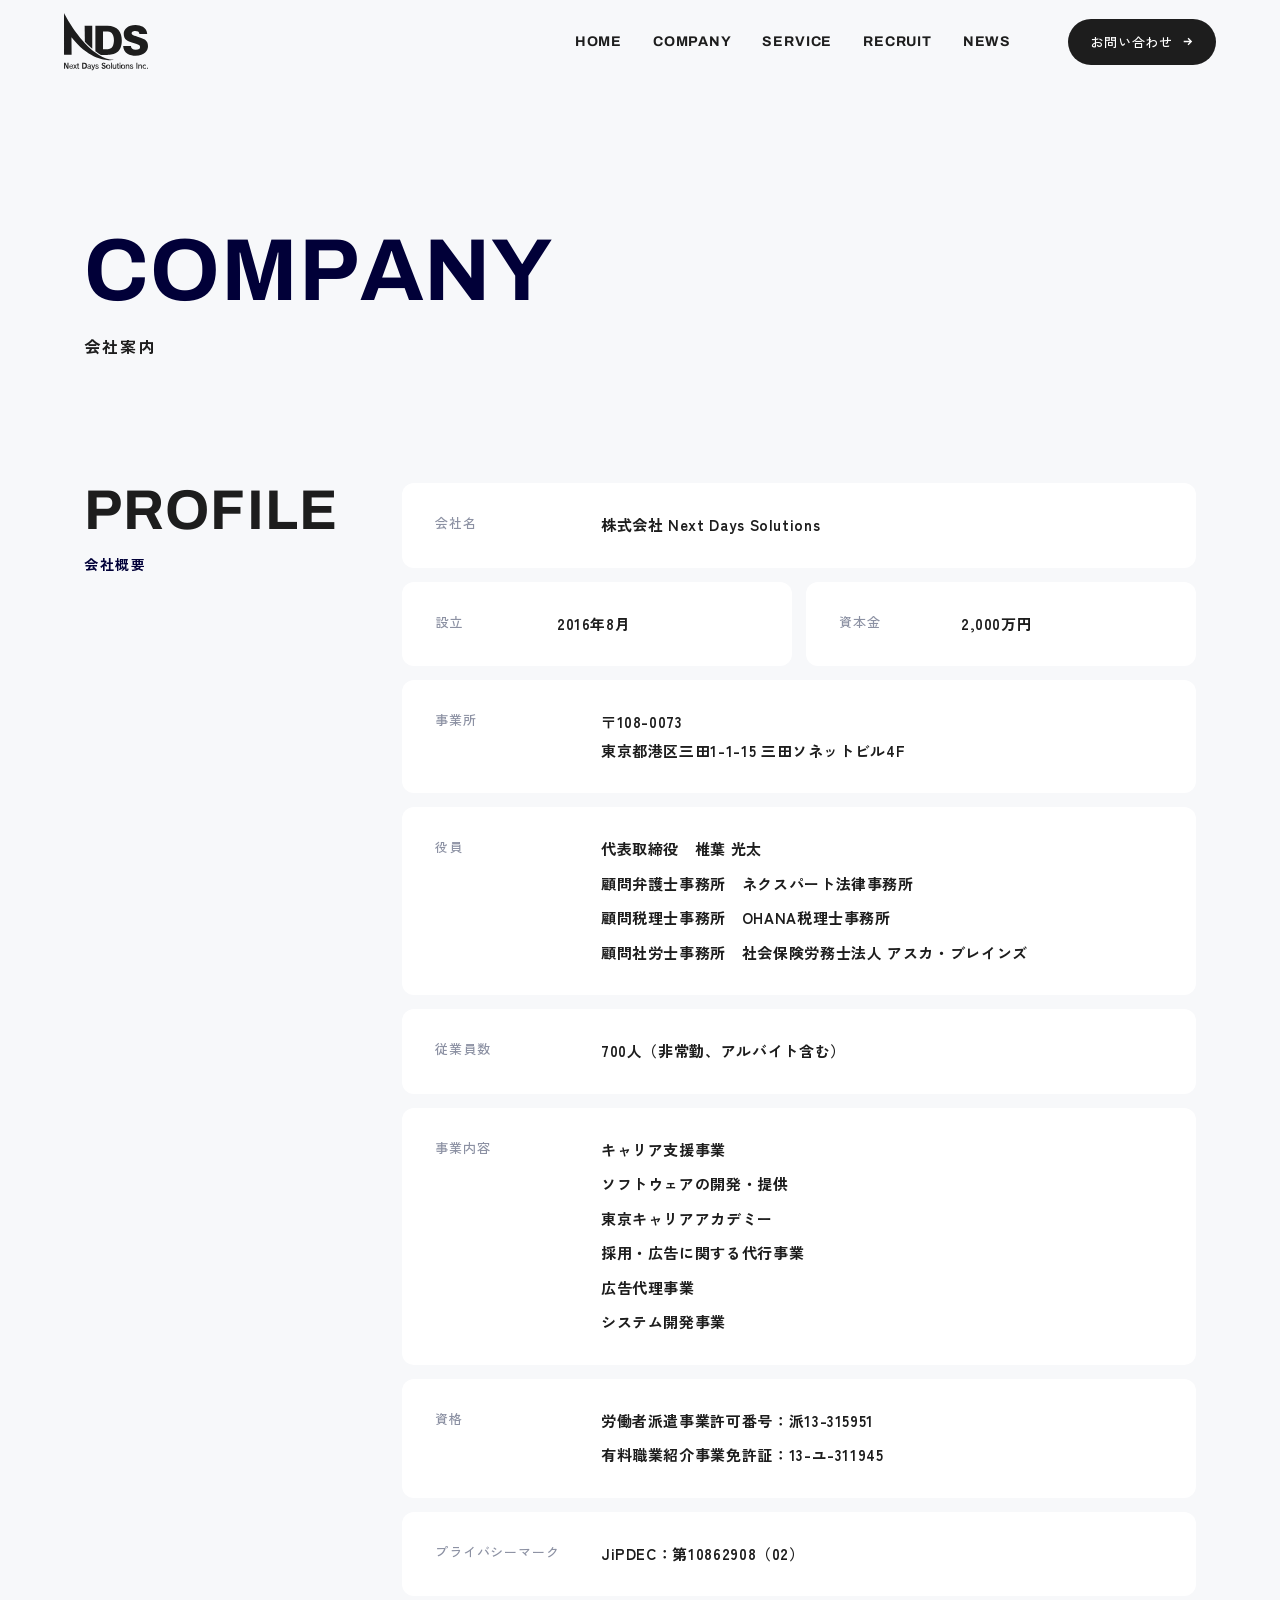
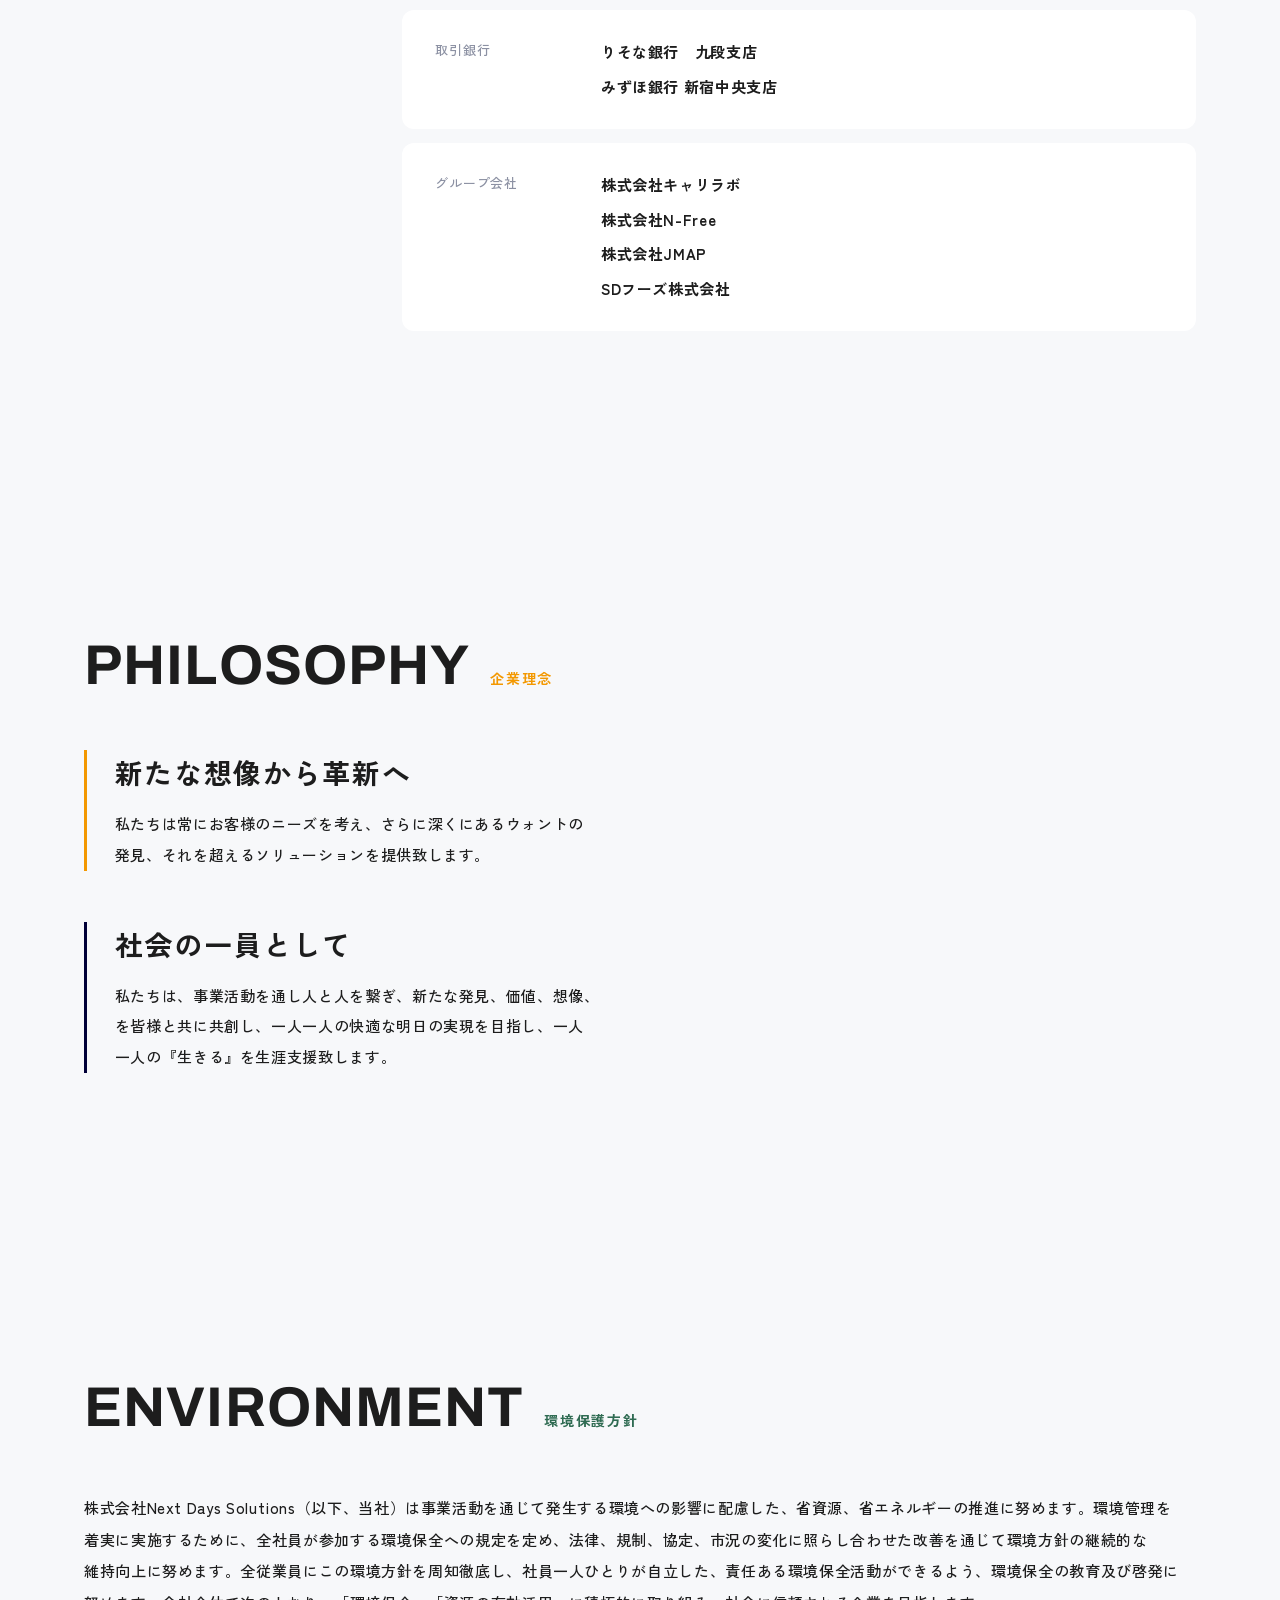
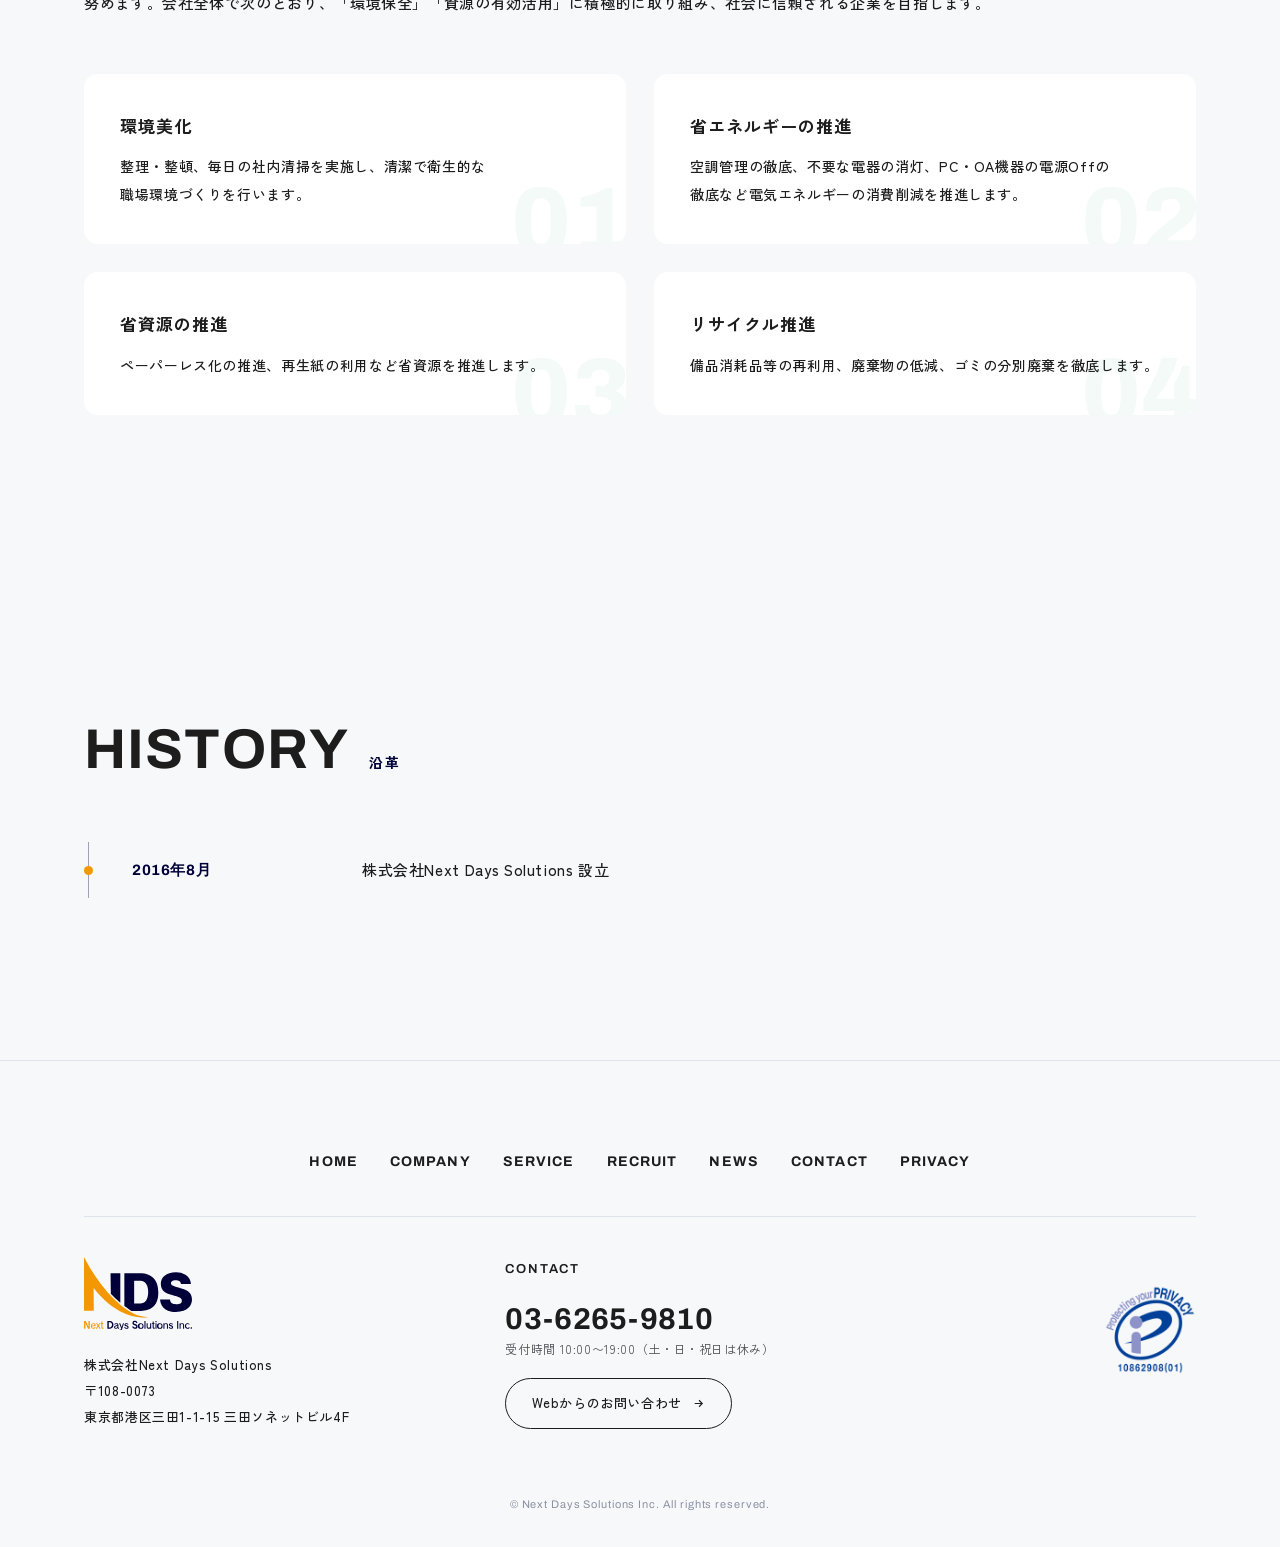
<file: company.html>
<!DOCTYPE html>
<html lang="ja">

<head>
  <meta charset="UTF-8">
  <meta name="viewport" content="width=device-width, initial-scale=1">
  <title>会社案内｜株式会社Next Days Solutions</title>
  <meta name="description" content="株式会社Next Days Solutions（ネクストデイズソリューションズ）の会社概要、企業理念、環境保護方針、沿革をご紹介します。">

  <link rel="icon" type="image/png" href="image/favicon.png">
  <link rel="apple-touch-icon" href="image/favicon.png">

  <link rel="preconnect" href="https://fonts.googleapis.com">
  <link rel="preconnect" href="https://fonts.gstatic.com" crossorigin>
  <link href="https://fonts.googleapis.com/css2?family=Archivo:wght@500;600;700;800&family=Zen+Kaku+Gothic+New:wght@400;500;700;900&display=swap" rel="stylesheet">

  <link rel="stylesheet" href="css/base.css">
  <link rel="stylesheet" href="css/layout.css">
  <link rel="stylesheet" href="css/page.css">
</head>

<body>

  <header class="header">
    <div class="header__inner">
      <a class="header__logo" href="index.html" aria-label="株式会社Next Days Solutions ホーム">
        <svg xmlns="http://www.w3.org/2000/svg" viewBox="0 0 71.72985 48.90389" role="img">
          <title>Next Days Solutions</title>
        <path class="lg-hole" d="M37.45639,15.80941H33.313V30.871h4.14336c5.17922,0,5.17922-6.75273,5.17922-7.65539C42.63561,19.32578,41.14654,15.80941,37.45639,15.80941Z" />
        <path class="lg-text" d="M36.87382,10.83039H26.80667V32.56653c.9951.72152,3.70022,2.66542,4.72764,3.28349h5.33951c5.85881,0,12.49479-1.8674,12.49479-12.26074C49.36861,16.245,46.0342,10.83039,36.87382,10.83039ZM37.45639,30.871H33.313V15.80941h4.14336c3.69015,0,5.17922,3.51637,5.17922,7.40617C42.63561,24.11824,42.63561,30.871,37.45639,30.871Z" />
        <path class="lg-text" d="M62.76347,20.3216c-4.56427-1.36923-4.98517-1.86714-4.98517-2.925,0-1.77374,2.03933-1.99161,3.17221-1.99161,1.84531,0,3.26972.52894,3.46375,2.58266h6.636a8.01694,8.01694,0,0,0-3.6578-6.19246,12.43437,12.43437,0,0,0-6.40909-1.64926c-6.40961,0-9.97036,3.54745-9.97036,7.53066,0,5.16589,3.23688,6.59722,9.03154,8.122,4.27271,1.12027,4.92,1.96056,4.92,3.20505,0,1.58715-1.03584,2.30319-3.72246,2.30319-2.58959,0-3.8518-.84026-4.111-3.11214h-6.636c.38858,6.41061,5.98869,8.34012,10.58531,8.34012,7.93052,0,10.64949-4.60585,10.64949-8.09117C71.72985,22.998,68.13672,21.93978,62.76347,20.3216Z" />
        <path class="lg-text" d="M24.09977,30.45879V10.83039H17.626l.18829,13.62842A68.4026,68.4026,0,0,0,24.09977,30.45879Z" />
        <path class="lg-mark" d="M24.09977,31.72867a68.40114,68.40114,0,0,1-6.28547-6C7.13805,14.24166,0,0,0,0L.02566,35.73846H6.50455L6.37716,20.62373C24.66364,44.01189,42.63561,39.98844,42.63561,39.98844A26.39159,26.39159,0,0,1,29.84113,35.85c-1.02742-.61807-2.03936-1.29208-3.03446-2.0136Q25.43068,32.8387,24.09977,31.72867Z" />
        <path class="lg-mark" d="M2.68314,47.59078,1.248,44.68006A8.36205,8.36205,0,0,1,.8317,43.49642H.81313c.031.31687.11806,1.16422.11806,1.753v2.34138H.05513V42.54566H1.16722L2.60239,45.437a6.66053,6.66053,0,0,1,.45971,1.15775l.02487.00647a14.25209,14.25209,0,0,1-.13049-1.63645V42.54566h.86976v5.04512Z" />
        <path class="lg-mark" d="M5.1425,46.1419a1.04146,1.04146,0,0,0,1.081.95093,1.25428,1.25428,0,0,0,1.13074-.69863l.34787.4528A1.66623,1.66623,0,0,1,6.18,47.66847a1.87866,1.87866,0,0,1-.01857-3.73218A1.55845,1.55845,0,0,1,7.727,45.68261v.11006Zm1.01269-1.63645A1.01851,1.01851,0,0,0,5.13006,45.6051l1.94454-.27172A.88539.88539,0,0,0,6.15519,44.50545Z" />
        <path class="lg-mark" d="M10.31079,47.59078l-.8822-1.34531-.88841,1.34531H7.7884l1.2488-1.88227L7.90645,44.014H8.652l.78279,1.18364L10.2176,44.014h.7207L9.82621,45.68261l1.24871,1.90817Z" />
        <path class="lg-mark" d="M12.87611,47.66847c-.98782,0-1.32955-.21994-1.32955-1.0155V44.57666H11.062V44.014h.50945V42.88842h.6523V44.014h.60885v.56269h-.60885V46.5235c0,.50459.0994.54344.79522.54344Z" />
        <path class="lg-text" d="M17.28,47.59078H15.5094V42.54566h1.74582a2.27186,2.27186,0,0,1,2.28627,2.52248A2.26392,2.26392,0,0,1,17.28,47.59078Zm-.13662-4.23013h-.702V46.7758h.72691c.90085,0,1.44131-.69847,1.44131-1.71414C18.60956,43.99455,18.038,43.36065,17.14338,43.36065Z" />
        <path class="lg-text" d="M23.19991,47.62962a1.19168,1.19168,0,0,1-.25477.03237.58064.58064,0,0,1-.63986-.49812,1.51754,1.51754,0,0,1-1.26737.5046c-.702,0-1.05-.34276-1.06243-.938v-.03867c0-.69216.45357-1.04139,1.19284-1.20971.50945-.12282.963-.31686.963-.51737,0-.3557-.25476-.46576-.73313-.46576a1.39021,1.39021,0,0,0-1.06856.56917l-.292-.51738a1.74471,1.74471,0,0,1,1.404-.61447c.90085,0,1.39787.32333,1.39787,1.08023v1.701c0,.24583.11806.35588.30443.35588a.744.744,0,0,0,.19259-.03237Zm-1.03756-2.018a1.94989,1.94989,0,0,1-.82623.36865c-.4287.10988-.702.24582-.702.64684v.03885c.01857.29744.19259.44633.54667.44633a1.07167,1.07167,0,0,0,.9816-.57581Z" />
        <path class="lg-text" d="M25.31779,47.869c-.24855.75672-.67095,1.03491-1.59667,1.03491l-.18016-.61447h.09941c.72069,0,.86354-.14225,1.08721-.79557L23.31107,44.014H24.038l.86976,2.14735a3.40376,3.40376,0,0,1,.12427.40749c.01866.09063.031.17462.04344.2523h.00622a4.61273,4.61273,0,0,1,.14293-.65979l.65852-2.14735h.67716Z" />
        <path class="lg-text" d="M28.19989,47.66847a1.75316,1.75316,0,0,1-1.46-.72453l.30442-.5368a1.45518,1.45518,0,0,0,1.168.67274c.47215,0,.70826-.16184.70826-.44633,0-.33646-.2672-.51755-.90707-.6598-.82631-.18108-1.16174-.54974-1.16174-1.04786,0-.58211.47836-.9896,1.32324-.9896a1.55486,1.55486,0,0,1,1.342.58211l-.28577.524a1.25467,1.25467,0,0,0-1.06243-.54991c-.41005,0-.63987.14872-.63987.40749,0,.23936.15528.37513.73305.51108.92572.207,1.34821.56916,1.34821,1.216C29.61019,47.28039,29.14417,47.66847,28.19989,47.66847Z" />
        <path class="lg-text" d="M33.8462,47.71378a1.84212,1.84212,0,0,1-1.88245-1.31311l.69591-.48518a1.32971,1.32971,0,0,0,1.18654.97683c.54667,0,.845-.25877.845-.64685,0-.36235-.21125-.57563-.72078-.76984l-.70187-.25213c-.75809-.28466-1.106-.65332-1.106-1.37137a1.48457,1.48457,0,0,1,1.64633-1.42947,1.60433,1.60433,0,0,1,1.68372,1.00255l-.67725.5046a.98593.98593,0,0,0-.9753-.71158c-.522,0-.78909.26525-.78909.58875,0,.27155.18024.45264.61516.60154l.74548.25212a1.52224,1.52224,0,0,1,1.2178,1.48773C35.62941,47.1315,34.98929,47.71378,33.8462,47.71378Z" />
        <path class="lg-text" d="M37.8403,47.66847a1.874,1.874,0,1,1,1.70221-1.86933A1.67528,1.67528,0,0,1,37.8403,47.66847Zm0-3.15007c-.57155,0-1.0126.47222-1.0126,1.28074,0,.802.441,1.29369,1.0126,1.29369.59642,0,1.0126-.4787,1.0126-1.29369C38.8529,44.99062,38.43672,44.5184,37.8403,44.5184Z" />
        <path class="lg-text" d="M40.14455,47.59078V42.54566h.702v5.04512Z" />
        <path class="lg-text" d="M43.99,47.59078v-.485a1.23883,1.23883,0,0,1-1.137.56269,1.17574,1.17574,0,0,1-1.25485-1.20954V44.014h.67717v2.28312a.71152.71152,0,0,0,.74548.76337.923.923,0,0,0,.91329-.65979V44.014h.68347v3.57681Z" />
        <path class="lg-text" d="M46.92782,47.66847c-.98773,0-1.32947-.21994-1.32947-1.0155V44.57666h-.48449V44.014h.50937V42.88842h.65229V44.014h.60886v.56269h-.60886V46.5235c0,.50459.09949.54344.79523.54344Z" />
        <path class="lg-text" d="M47.46819,43.393v-.84736h.72061V43.393Zm.01244,4.19776V44.014h.6896v3.57681Z" />
        <path class="lg-text" d="M50.46852,47.66847a1.874,1.874,0,1,1,1.70221-1.86933A1.67528,1.67528,0,0,1,50.46852,47.66847Zm0-3.15007c-.57155,0-1.0126.47222-1.0126,1.28074,0,.802.44105,1.29369,1.0126,1.29369.59642,0,1.0126-.4787,1.0126-1.29369C51.48112,44.99062,51.06494,44.5184,50.46852,44.5184Z" />
        <path class="lg-text" d="M55.084,47.59078V45.28159a.70835.70835,0,0,0-.74548-.76319.92043.92043,0,0,0-.91329.65979v2.41259h-.67716V44.014h.62129v.49148a1.21053,1.21053,0,0,1,1.14309-.56916,1.18422,1.18422,0,0,1,1.24872,1.23542v2.41907Z" />
        <path class="lg-text" d="M57.74855,47.66847a1.75373,1.75373,0,0,1-1.46013-.72453l.30443-.5368a1.45554,1.45554,0,0,0,1.168.67274c.47223,0,.70834-.16184.70834-.44633,0-.33646-.26712-.51755-.90715-.6598-.82623-.18108-1.16166-.54974-1.16166-1.04786,0-.58211.47836-.9896,1.32333-.9896a1.555,1.555,0,0,1,1.3419.58211l-.28586.524a1.2544,1.2544,0,0,0-1.06234-.54991c-.41,0-.63986.14872-.63986.40749,0,.23936.15536.37513.733.51108.92572.207,1.34821.56916,1.34821,1.216C59.15877,47.28039,58.69284,47.66847,57.74855,47.66847Z" />
        <path class="lg-text" d="M61.86029,47.59078V42.54566h.73321v5.04512Z" />
        <path class="lg-text" d="M65.81121,47.59078V45.28159a.70836.70836,0,0,0-.74549-.76319.92043.92043,0,0,0-.91328.65979v2.41259h-.67717V44.014h.62129v.49148a1.21055,1.21055,0,0,1,1.1431-.56916,1.18422,1.18422,0,0,1,1.24872,1.23542v2.41907Z" />
        <path class="lg-text" d="M68.81136,47.66847a1.86981,1.86981,0,0,1,0-3.73218,1.64061,1.64061,0,0,1,1.29216.52384l-.24225.56934a1.14253,1.14253,0,0,0-.96916-.51107,1.29149,1.29149,0,0,0,.00613,2.568,1.20123,1.20123,0,0,0,1.00034-.524l.24225.53049A1.59132,1.59132,0,0,1,68.81136,47.66847Z" />
        <path class="lg-text" d="M70.89806,47.59078v-.90544h.77666v.90544Z" />
        </svg>
      </a>

      <nav class="header__nav">
        <a href="index.html">HOME</a>
        <a href="company.html">COMPANY</a>
        <a href="service.html">SERVICE</a>
        <a href="recruit.html">RECRUIT</a>
        <a href="news.html">NEWS</a>
      </nav>

      <a class="header__cta" href="contact.html">
        お問い合わせ
        <svg width="13" height="13" viewBox="0 0 24 24" fill="none" stroke="currentColor" stroke-width="2.4" aria-hidden="true">
          <path d="M5 12h14M13 6l6 6-6 6" />
        </svg>
      </a>

      <button class="burger" type="button" aria-label="メニューを開く" aria-expanded="false" aria-controls="drawer">
        <span></span><span></span><span></span>
      </button>
    </div>
  </header>

  <!-- ============ ドロワー（SP） ============ -->
  <nav class="drawer" id="drawer">
    <ul class="drawer__list">
      <li><a href="index.html">HOME<span>ホーム</span></a></li>
      <li><a href="company.html">COMPANY<span>会社案内</span></a></li>
      <li><a href="service.html">SERVICE<span>事業案内</span></a></li>
      <li><a href="recruit.html">RECRUIT<span>採用情報</span></a></li>
      <li><a href="news.html">NEWS<span>お知らせ</span></a></li>
      <li><a href="contact.html">CONTACT<span>お問い合わせ</span></a></li>
      <li><a href="privacy.html">PRIVACY<span>個人情報保護方針</span></a></li>
    </ul>
  </nav>

  <main>

    <!-- ============ ページ見出し ============ -->
    <!-- --page-c は TOP の 3 導線で使っている各ページの色 -->
    <section class="phead" style="--page-c: #010038;">
      <div class="inner">
        <h1 class="phead__en split-mask">COMPANY</h1>
        <p class="phead__ja">会社案内</p>
      </div>
    </section>

    <!-- ============ 会社概要 ============ -->
    <section class="section profile" id="profile">
      <div class="inner">
        <!--
          見出しを左に固定し、右に白いカードを積む 2 カラム。
          設立・資本金のような短い項目は 2 枚を横に並べる。
        -->
        <div class="profile__layout">
          <div class="sec-head sec-head--stack reveal" style="--sec-c: #010038;">
            <h2 class="sec-head__en split-mask">PROFILE</h2>
            <p class="sec-head__ja">会社概要</p>
          </div>

          <dl class="profile__list">
            <div class="profile__row reveal">
              <dt>会社名</dt>
              <dd>株式会社 Next Days Solutions</dd>
            </div>

            <div class="profile__pair">
              <div class="profile__row reveal">
                <dt>設立</dt>
                <dd>2016年8月</dd>
              </div>
              <div class="profile__row reveal">
                <dt>資本金</dt>
                <dd>2,000万円</dd>
              </div>
            </div>

            <div class="profile__row reveal">
              <dt>事業所</dt>
              <dd>
                〒108-0073<br>
                東京都港区三田1-1-15 三田ソネットビル4F
              </dd>
            </div>
            <div class="profile__row reveal">
              <dt>役員</dt>
              <dd>
                <ul class="profile__ul">
                  <li>代表取締役　椎葉 光太</li>
                  <li>顧問弁護士事務所　ネクスパート法律事務所</li>
                  <li>顧問税理士事務所　OHANA税理士事務所</li>
                  <li>顧問社労士事務所　社会保険労務士法人 アスカ・ブレインズ</li>
                </ul>
              </dd>
            </div>
            <div class="profile__row reveal">
              <dt>従業員数</dt>
              <dd>700人（非常勤、アルバイト含む）</dd>
            </div>
            <div class="profile__row reveal">
              <dt>事業内容</dt>
              <dd>
                <ul class="profile__ul">
                  <li>キャリア支援事業</li>
                  <li>ソフトウェアの開発・提供</li>
                  <li>東京キャリアアカデミー</li>
                  <li>採用・広告に関する代行事業</li>
                  <li>広告代理事業</li>
                  <li>システム開発事業</li>
                </ul>
              </dd>
            </div>
            <div class="profile__row reveal">
              <dt>資格</dt>
              <dd>
                <ul class="profile__ul">
                  <li>労働者派遣事業許可番号：派13-315951</li>
                  <li>有料職業紹介事業免許証：13-ユ-311945</li>
                </ul>
              </dd>
            </div>
            <div class="profile__row reveal">
              <dt>プライバシーマーク</dt>
              <dd>JiPDEC：第10862908（02）</dd>
            </div>
            <div class="profile__row reveal">
              <dt>取引銀行</dt>
              <dd>
                <ul class="profile__ul">
                  <li>りそな銀行　九段支店</li>
                  <li>みずほ銀行 新宿中央支店</li>
                </ul>
              </dd>
            </div>
            <div class="profile__row reveal">
              <dt>グループ会社</dt>
              <dd>
                <ul class="profile__ul">
                  <li>株式会社キャリラボ</li>
                  <li>株式会社N-Free</li>
                  <li>株式会社JMAP</li>
                  <li>SDフーズ株式会社</li>
                </ul>
              </dd>
            </div>
          </dl>
        </div>
      </div>
    </section>

    <!-- ============ 企業理念 ============ -->
    <section class="section philosophy" id="philosophy">
      <div class="inner">
        <div class="sec-head reveal" style="--sec-c: #f39800;">
          <h2 class="sec-head__en split-mask">PHILOSOPHY</h2>
          <p class="sec-head__ja">企業理念</p>
        </div>

        <div class="creed">
          <div class="creed__item reveal">
            <h3 class="creed__title">新たな想像から革新へ</h3>
            <p class="creed__text">私たちは常にお客様のニーズを考え、さらに深くにあるウォントの発見、それを超えるソリューションを提供致します。</p>
          </div>

          <div class="creed__item reveal">
            <h3 class="creed__title">社会の一員として</h3>
            <p class="creed__text">私たちは、事業活動を通し人と人を繋ぎ、新たな発見、価値、想像、を皆様と共に共創し、一人一人の快適な明日の実現を目指し、一人一人の『生きる』を生涯支援致します。</p>
          </div>
        </div>
      </div>
    </section>

    <!-- ============ 環境保護方針 ============ -->
    <section class="section environment" id="environment">
      <div class="inner">
        <div class="sec-head reveal" style="--sec-c: #2f6b52;">
          <h2 class="sec-head__en split-mask">ENVIRONMENT</h2>
          <p class="sec-head__ja">環境保護方針</p>
        </div>

        <p class="env__lead reveal" style="--d: .08s;">
          株式会社Next Days Solutions（以下、当社）は事業活動を通じて発生する環境への影響に配慮した、省資源、省エネルギーの推進に努めます。環境管理を着実に実施するために、全社員が参加する環境保全への規定を定め、法律、規制、協定、市況の変化に照らし合わせた改善を通じて環境方針の継続的な維持向上に努めます。全従業員にこの環境方針を周知徹底し、社員一人ひとりが自立した、責任ある環境保全活動ができるよう、環境保全の教育及び啓発に努めます。会社全体で次のとおり、「環境保全」「資源の有効活用」に積極的に取り組み、社会に信頼される企業を目指します。
        </p>

        <div class="env__grid reveal">
          <div class="env__card" style="--i: 0;" data-num="01">
            <h3 class="env__title">環境美化</h3>
            <p class="env__text">整理・整頓、毎日の社内清掃を実施し、清潔で衛生的な職場環境づくりを行います。</p>
          </div>

          <div class="env__card" style="--i: 1;" data-num="02">
            <h3 class="env__title">省エネルギーの推進</h3>
            <p class="env__text">空調管理の徹底、不要な電器の消灯、PC・OA機器の電源Offの徹底など電気エネルギーの消費削減を推進します。</p>
          </div>

          <div class="env__card" style="--i: 2;" data-num="03">
            <h3 class="env__title">省資源の推進</h3>
            <p class="env__text">ペーパーレス化の推進、再生紙の利用など省資源を推進します。</p>
          </div>

          <div class="env__card" style="--i: 3;" data-num="04">
            <h3 class="env__title">リサイクル推進</h3>
            <p class="env__text">備品消耗品等の再利用、廃棄物の低減、ゴミの分別廃棄を徹底します。</p>
          </div>
        </div>
      </div>
    </section>

    <!-- ============ 沿革 ============ -->
    <section class="section history" id="history">
      <div class="inner">
        <div class="sec-head reveal" style="--sec-c: #010038;">
          <h2 class="sec-head__en split-mask">HISTORY</h2>
          <p class="sec-head__ja">沿革</p>
        </div>

        <ol class="hist reveal">
          <li class="hist__item" style="--i: 0;">
            <time class="hist__date" datetime="2016-08">2016年8月</time>
            <p class="hist__body">株式会社Next Days Solutions 設立</p>
          </li>
        </ol>
      </div>
    </section>

  </main>

  <footer class="footer">
    <div class="inner">
      <nav class="footer__nav">
        <a href="index.html">HOME</a>
        <a href="company.html">COMPANY</a>
        <a href="service.html">SERVICE</a>
        <a href="recruit.html">RECRUIT</a>
        <a href="news.html">NEWS</a>
        <a href="contact.html">CONTACT</a>
        <a href="privacy.html">PRIVACY</a>
      </nav>

      <div class="footer__body">
        <div>
          <div class="footer__logo">
            <svg xmlns="http://www.w3.org/2000/svg" viewBox="0 0 71.72985 48.90389" role="img">
              <title>株式会社Next Days Solutions</title>
          <path class="lg-hole" d="M37.45639,15.80941H33.313V30.871h4.14336c5.17922,0,5.17922-6.75273,5.17922-7.65539C42.63561,19.32578,41.14654,15.80941,37.45639,15.80941Z" />
          <path class="lg-text" d="M36.87382,10.83039H26.80667V32.56653c.9951.72152,3.70022,2.66542,4.72764,3.28349h5.33951c5.85881,0,12.49479-1.8674,12.49479-12.26074C49.36861,16.245,46.0342,10.83039,36.87382,10.83039ZM37.45639,30.871H33.313V15.80941h4.14336c3.69015,0,5.17922,3.51637,5.17922,7.40617C42.63561,24.11824,42.63561,30.871,37.45639,30.871Z" />
          <path class="lg-text" d="M62.76347,20.3216c-4.56427-1.36923-4.98517-1.86714-4.98517-2.925,0-1.77374,2.03933-1.99161,3.17221-1.99161,1.84531,0,3.26972.52894,3.46375,2.58266h6.636a8.01694,8.01694,0,0,0-3.6578-6.19246,12.43437,12.43437,0,0,0-6.40909-1.64926c-6.40961,0-9.97036,3.54745-9.97036,7.53066,0,5.16589,3.23688,6.59722,9.03154,8.122,4.27271,1.12027,4.92,1.96056,4.92,3.20505,0,1.58715-1.03584,2.30319-3.72246,2.30319-2.58959,0-3.8518-.84026-4.111-3.11214h-6.636c.38858,6.41061,5.98869,8.34012,10.58531,8.34012,7.93052,0,10.64949-4.60585,10.64949-8.09117C71.72985,22.998,68.13672,21.93978,62.76347,20.3216Z" />
          <path class="lg-text" d="M24.09977,30.45879V10.83039H17.626l.18829,13.62842A68.4026,68.4026,0,0,0,24.09977,30.45879Z" />
          <path class="lg-mark" d="M24.09977,31.72867a68.40114,68.40114,0,0,1-6.28547-6C7.13805,14.24166,0,0,0,0L.02566,35.73846H6.50455L6.37716,20.62373C24.66364,44.01189,42.63561,39.98844,42.63561,39.98844A26.39159,26.39159,0,0,1,29.84113,35.85c-1.02742-.61807-2.03936-1.29208-3.03446-2.0136Q25.43068,32.8387,24.09977,31.72867Z" />
          <path class="lg-mark" d="M2.68314,47.59078,1.248,44.68006A8.36205,8.36205,0,0,1,.8317,43.49642H.81313c.031.31687.11806,1.16422.11806,1.753v2.34138H.05513V42.54566H1.16722L2.60239,45.437a6.66053,6.66053,0,0,1,.45971,1.15775l.02487.00647a14.25209,14.25209,0,0,1-.13049-1.63645V42.54566h.86976v5.04512Z" />
          <path class="lg-mark" d="M5.1425,46.1419a1.04146,1.04146,0,0,0,1.081.95093,1.25428,1.25428,0,0,0,1.13074-.69863l.34787.4528A1.66623,1.66623,0,0,1,6.18,47.66847a1.87866,1.87866,0,0,1-.01857-3.73218A1.55845,1.55845,0,0,1,7.727,45.68261v.11006Zm1.01269-1.63645A1.01851,1.01851,0,0,0,5.13006,45.6051l1.94454-.27172A.88539.88539,0,0,0,6.15519,44.50545Z" />
          <path class="lg-mark" d="M10.31079,47.59078l-.8822-1.34531-.88841,1.34531H7.7884l1.2488-1.88227L7.90645,44.014H8.652l.78279,1.18364L10.2176,44.014h.7207L9.82621,45.68261l1.24871,1.90817Z" />
          <path class="lg-mark" d="M12.87611,47.66847c-.98782,0-1.32955-.21994-1.32955-1.0155V44.57666H11.062V44.014h.50945V42.88842h.6523V44.014h.60885v.56269h-.60885V46.5235c0,.50459.0994.54344.79522.54344Z" />
          <path class="lg-text" d="M17.28,47.59078H15.5094V42.54566h1.74582a2.27186,2.27186,0,0,1,2.28627,2.52248A2.26392,2.26392,0,0,1,17.28,47.59078Zm-.13662-4.23013h-.702V46.7758h.72691c.90085,0,1.44131-.69847,1.44131-1.71414C18.60956,43.99455,18.038,43.36065,17.14338,43.36065Z" />
          <path class="lg-text" d="M23.19991,47.62962a1.19168,1.19168,0,0,1-.25477.03237.58064.58064,0,0,1-.63986-.49812,1.51754,1.51754,0,0,1-1.26737.5046c-.702,0-1.05-.34276-1.06243-.938v-.03867c0-.69216.45357-1.04139,1.19284-1.20971.50945-.12282.963-.31686.963-.51737,0-.3557-.25476-.46576-.73313-.46576a1.39021,1.39021,0,0,0-1.06856.56917l-.292-.51738a1.74471,1.74471,0,0,1,1.404-.61447c.90085,0,1.39787.32333,1.39787,1.08023v1.701c0,.24583.11806.35588.30443.35588a.744.744,0,0,0,.19259-.03237Zm-1.03756-2.018a1.94989,1.94989,0,0,1-.82623.36865c-.4287.10988-.702.24582-.702.64684v.03885c.01857.29744.19259.44633.54667.44633a1.07167,1.07167,0,0,0,.9816-.57581Z" />
          <path class="lg-text" d="M25.31779,47.869c-.24855.75672-.67095,1.03491-1.59667,1.03491l-.18016-.61447h.09941c.72069,0,.86354-.14225,1.08721-.79557L23.31107,44.014H24.038l.86976,2.14735a3.40376,3.40376,0,0,1,.12427.40749c.01866.09063.031.17462.04344.2523h.00622a4.61273,4.61273,0,0,1,.14293-.65979l.65852-2.14735h.67716Z" />
          <path class="lg-text" d="M28.19989,47.66847a1.75316,1.75316,0,0,1-1.46-.72453l.30442-.5368a1.45518,1.45518,0,0,0,1.168.67274c.47215,0,.70826-.16184.70826-.44633,0-.33646-.2672-.51755-.90707-.6598-.82631-.18108-1.16174-.54974-1.16174-1.04786,0-.58211.47836-.9896,1.32324-.9896a1.55486,1.55486,0,0,1,1.342.58211l-.28577.524a1.25467,1.25467,0,0,0-1.06243-.54991c-.41005,0-.63987.14872-.63987.40749,0,.23936.15528.37513.73305.51108.92572.207,1.34821.56916,1.34821,1.216C29.61019,47.28039,29.14417,47.66847,28.19989,47.66847Z" />
          <path class="lg-text" d="M33.8462,47.71378a1.84212,1.84212,0,0,1-1.88245-1.31311l.69591-.48518a1.32971,1.32971,0,0,0,1.18654.97683c.54667,0,.845-.25877.845-.64685,0-.36235-.21125-.57563-.72078-.76984l-.70187-.25213c-.75809-.28466-1.106-.65332-1.106-1.37137a1.48457,1.48457,0,0,1,1.64633-1.42947,1.60433,1.60433,0,0,1,1.68372,1.00255l-.67725.5046a.98593.98593,0,0,0-.9753-.71158c-.522,0-.78909.26525-.78909.58875,0,.27155.18024.45264.61516.60154l.74548.25212a1.52224,1.52224,0,0,1,1.2178,1.48773C35.62941,47.1315,34.98929,47.71378,33.8462,47.71378Z" />
          <path class="lg-text" d="M37.8403,47.66847a1.874,1.874,0,1,1,1.70221-1.86933A1.67528,1.67528,0,0,1,37.8403,47.66847Zm0-3.15007c-.57155,0-1.0126.47222-1.0126,1.28074,0,.802.441,1.29369,1.0126,1.29369.59642,0,1.0126-.4787,1.0126-1.29369C38.8529,44.99062,38.43672,44.5184,37.8403,44.5184Z" />
          <path class="lg-text" d="M40.14455,47.59078V42.54566h.702v5.04512Z" />
          <path class="lg-text" d="M43.99,47.59078v-.485a1.23883,1.23883,0,0,1-1.137.56269,1.17574,1.17574,0,0,1-1.25485-1.20954V44.014h.67717v2.28312a.71152.71152,0,0,0,.74548.76337.923.923,0,0,0,.91329-.65979V44.014h.68347v3.57681Z" />
          <path class="lg-text" d="M46.92782,47.66847c-.98773,0-1.32947-.21994-1.32947-1.0155V44.57666h-.48449V44.014h.50937V42.88842h.65229V44.014h.60886v.56269h-.60886V46.5235c0,.50459.09949.54344.79523.54344Z" />
          <path class="lg-text" d="M47.46819,43.393v-.84736h.72061V43.393Zm.01244,4.19776V44.014h.6896v3.57681Z" />
          <path class="lg-text" d="M50.46852,47.66847a1.874,1.874,0,1,1,1.70221-1.86933A1.67528,1.67528,0,0,1,50.46852,47.66847Zm0-3.15007c-.57155,0-1.0126.47222-1.0126,1.28074,0,.802.44105,1.29369,1.0126,1.29369.59642,0,1.0126-.4787,1.0126-1.29369C51.48112,44.99062,51.06494,44.5184,50.46852,44.5184Z" />
          <path class="lg-text" d="M55.084,47.59078V45.28159a.70835.70835,0,0,0-.74548-.76319.92043.92043,0,0,0-.91329.65979v2.41259h-.67716V44.014h.62129v.49148a1.21053,1.21053,0,0,1,1.14309-.56916,1.18422,1.18422,0,0,1,1.24872,1.23542v2.41907Z" />
          <path class="lg-text" d="M57.74855,47.66847a1.75373,1.75373,0,0,1-1.46013-.72453l.30443-.5368a1.45554,1.45554,0,0,0,1.168.67274c.47223,0,.70834-.16184.70834-.44633,0-.33646-.26712-.51755-.90715-.6598-.82623-.18108-1.16166-.54974-1.16166-1.04786,0-.58211.47836-.9896,1.32333-.9896a1.555,1.555,0,0,1,1.3419.58211l-.28586.524a1.2544,1.2544,0,0,0-1.06234-.54991c-.41,0-.63986.14872-.63986.40749,0,.23936.15536.37513.733.51108.92572.207,1.34821.56916,1.34821,1.216C59.15877,47.28039,58.69284,47.66847,57.74855,47.66847Z" />
          <path class="lg-text" d="M61.86029,47.59078V42.54566h.73321v5.04512Z" />
          <path class="lg-text" d="M65.81121,47.59078V45.28159a.70836.70836,0,0,0-.74549-.76319.92043.92043,0,0,0-.91328.65979v2.41259h-.67717V44.014h.62129v.49148a1.21055,1.21055,0,0,1,1.1431-.56916,1.18422,1.18422,0,0,1,1.24872,1.23542v2.41907Z" />
          <path class="lg-text" d="M68.81136,47.66847a1.86981,1.86981,0,0,1,0-3.73218,1.64061,1.64061,0,0,1,1.29216.52384l-.24225.56934a1.14253,1.14253,0,0,0-.96916-.51107,1.29149,1.29149,0,0,0,.00613,2.568,1.20123,1.20123,0,0,0,1.00034-.524l.24225.53049A1.59132,1.59132,0,0,1,68.81136,47.66847Z" />
          <path class="lg-text" d="M70.89806,47.59078v-.90544h.77666v.90544Z" />
            </svg>
          </div>
          <address class="footer__addr">
            株式会社Next Days Solutions<br>
            〒108-0073<br>
            東京都港区三田1-1-15 三田ソネットビル4F
          </address>
        </div>

        <div>
          <p class="footer__label">CONTACT</p>
          <a class="footer__tel" href="tel:0362659810">03-6265-9810</a>
          <p class="footer__hours">受付時間 10:00〜19:00（土・日・祝日は休み）</p>

          <a class="footer__btn" href="contact.html">
            Webからのお問い合わせ
            <svg width="13" height="13" viewBox="0 0 24 24" fill="none" stroke="currentColor" stroke-width="2" aria-hidden="true">
              <path d="M5 12h14M13 6l6 6-6 6" />
            </svg>
          </a>
        </div>

        <div class="footer__side">
          <!-- Pマーク：画像のみ・リンクなし -->
          <img class="footer__pmark" src="image/p_mark.png" alt="プライバシーマーク" width="92" height="92">
        </div>
      </div>

      <p class="footer__copy">&copy; Next Days Solutions Inc. All rights reserved.</p>
    </div>
  </footer>

  <script src="js/main.js"></script>
</body>

</html>
</file>
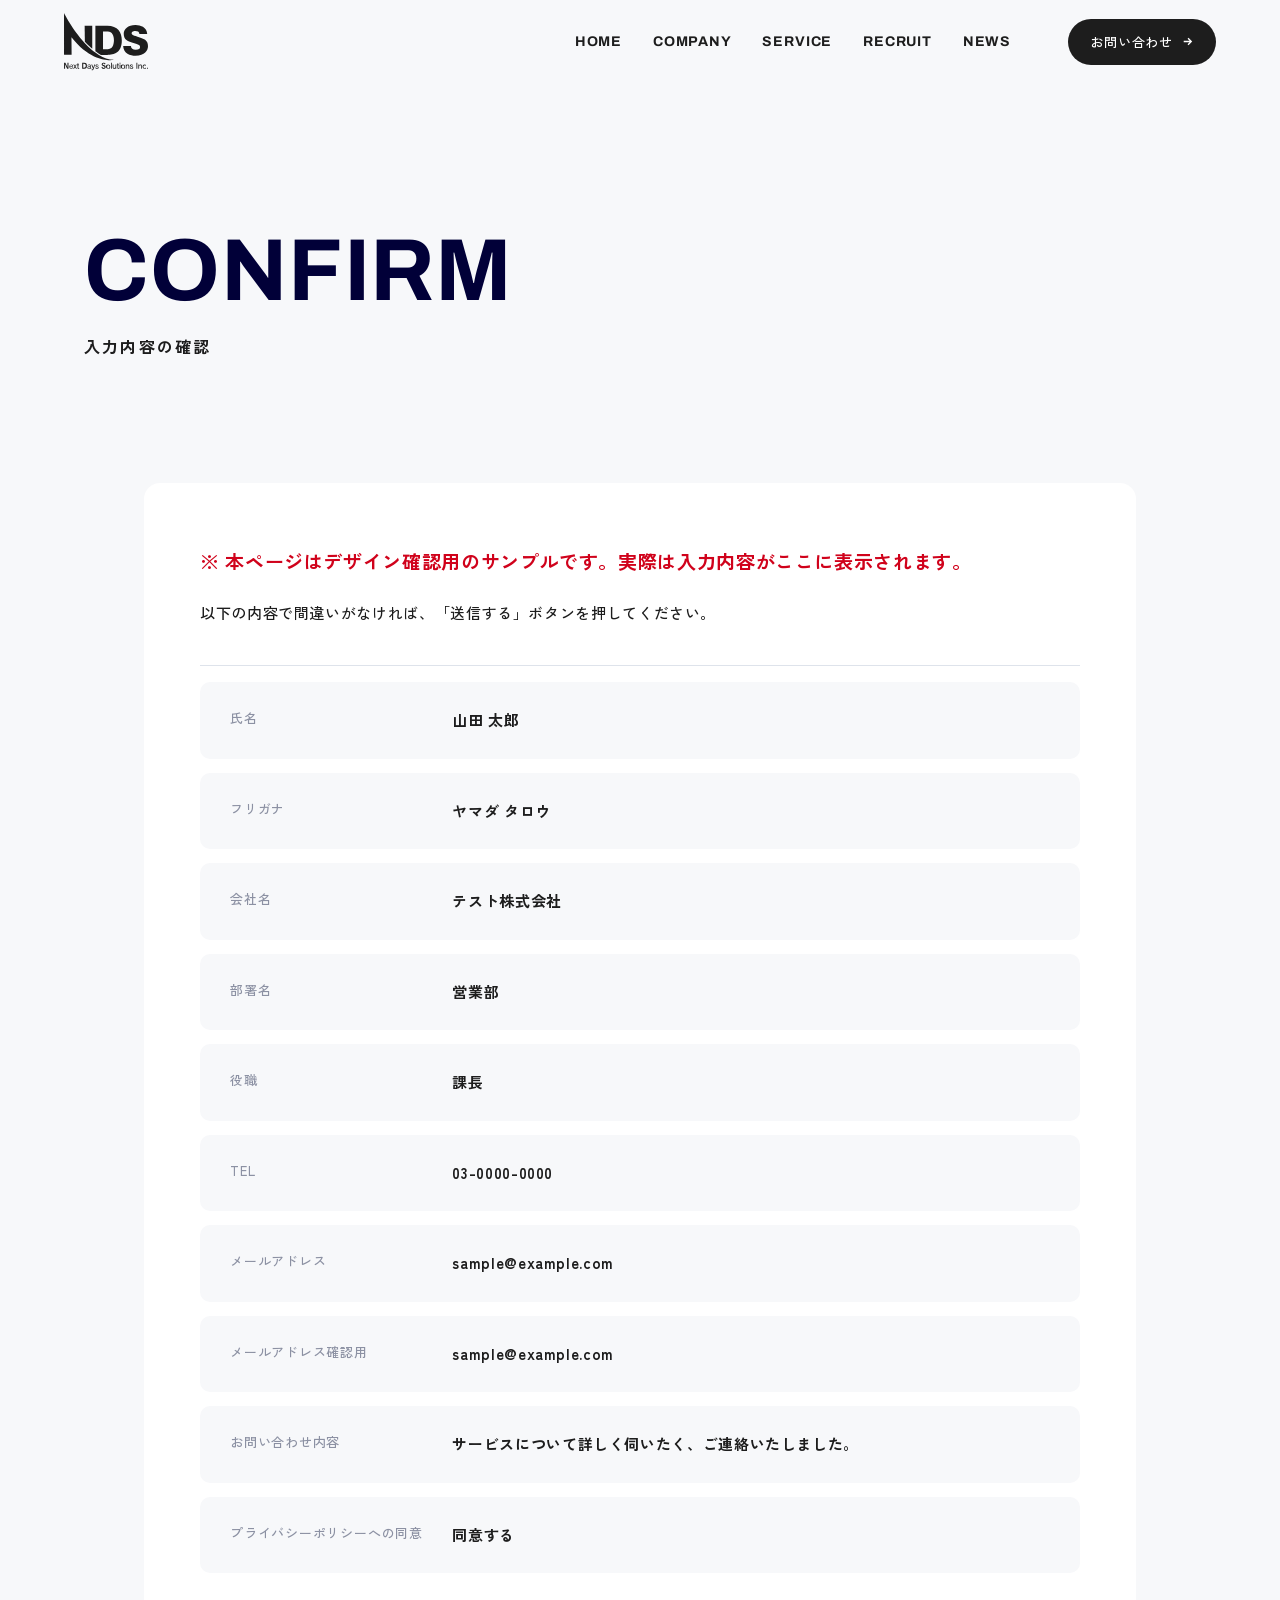
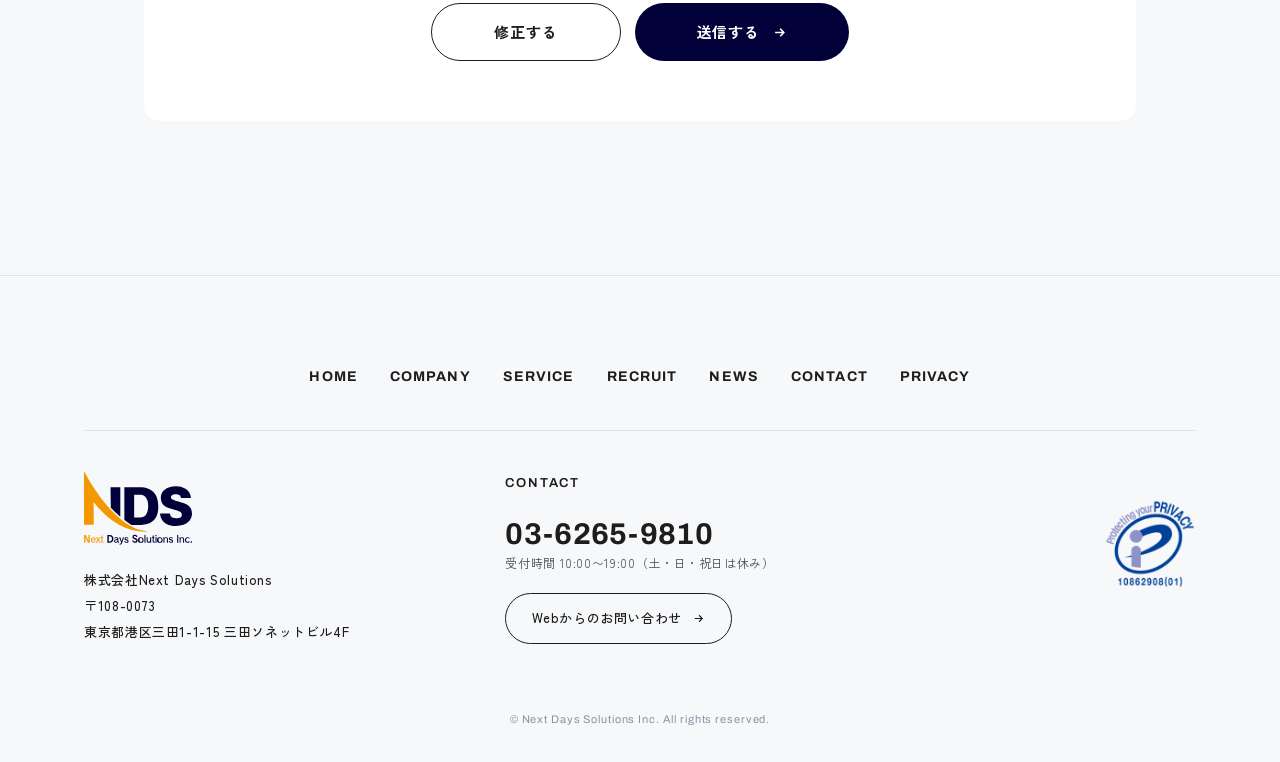
<file: contact-confirm-sample.html>
<!DOCTYPE html>
<html lang="ja">

<head>
  <meta charset="UTF-8">
  <meta name="viewport" content="width=device-width, initial-scale=1">
  <title>入力内容の確認｜株式会社Next Days Solutions</title>
  <meta name="description" content="入力内容の確認画面のサンプルです。">
  <meta name="robots" content="noindex">

  <link rel="icon" type="image/png" href="image/favicon.png">
  <link rel="apple-touch-icon" href="image/favicon.png">

  <link rel="preconnect" href="https://fonts.googleapis.com">
  <link rel="preconnect" href="https://fonts.gstatic.com" crossorigin>
  <link href="https://fonts.googleapis.com/css2?family=Archivo:wght@500;600;700;800&family=Zen+Kaku+Gothic+New:wght@400;500;700;900&display=swap" rel="stylesheet">

  <link rel="stylesheet" href="css/base.css">
  <link rel="stylesheet" href="css/layout.css">
  <link rel="stylesheet" href="css/page.css">
</head>

<body>

  <header class="header">
    <div class="header__inner">
      <a class="header__logo" href="index.html" aria-label="株式会社Next Days Solutions ホーム">
        <svg xmlns="http://www.w3.org/2000/svg" viewBox="0 0 71.72985 48.90389" role="img">
          <title>Next Days Solutions</title>
        <path class="lg-hole" d="M37.45639,15.80941H33.313V30.871h4.14336c5.17922,0,5.17922-6.75273,5.17922-7.65539C42.63561,19.32578,41.14654,15.80941,37.45639,15.80941Z" />
        <path class="lg-text" d="M36.87382,10.83039H26.80667V32.56653c.9951.72152,3.70022,2.66542,4.72764,3.28349h5.33951c5.85881,0,12.49479-1.8674,12.49479-12.26074C49.36861,16.245,46.0342,10.83039,36.87382,10.83039ZM37.45639,30.871H33.313V15.80941h4.14336c3.69015,0,5.17922,3.51637,5.17922,7.40617C42.63561,24.11824,42.63561,30.871,37.45639,30.871Z" />
        <path class="lg-text" d="M62.76347,20.3216c-4.56427-1.36923-4.98517-1.86714-4.98517-2.925,0-1.77374,2.03933-1.99161,3.17221-1.99161,1.84531,0,3.26972.52894,3.46375,2.58266h6.636a8.01694,8.01694,0,0,0-3.6578-6.19246,12.43437,12.43437,0,0,0-6.40909-1.64926c-6.40961,0-9.97036,3.54745-9.97036,7.53066,0,5.16589,3.23688,6.59722,9.03154,8.122,4.27271,1.12027,4.92,1.96056,4.92,3.20505,0,1.58715-1.03584,2.30319-3.72246,2.30319-2.58959,0-3.8518-.84026-4.111-3.11214h-6.636c.38858,6.41061,5.98869,8.34012,10.58531,8.34012,7.93052,0,10.64949-4.60585,10.64949-8.09117C71.72985,22.998,68.13672,21.93978,62.76347,20.3216Z" />
        <path class="lg-text" d="M24.09977,30.45879V10.83039H17.626l.18829,13.62842A68.4026,68.4026,0,0,0,24.09977,30.45879Z" />
        <path class="lg-mark" d="M24.09977,31.72867a68.40114,68.40114,0,0,1-6.28547-6C7.13805,14.24166,0,0,0,0L.02566,35.73846H6.50455L6.37716,20.62373C24.66364,44.01189,42.63561,39.98844,42.63561,39.98844A26.39159,26.39159,0,0,1,29.84113,35.85c-1.02742-.61807-2.03936-1.29208-3.03446-2.0136Q25.43068,32.8387,24.09977,31.72867Z" />
        <path class="lg-mark" d="M2.68314,47.59078,1.248,44.68006A8.36205,8.36205,0,0,1,.8317,43.49642H.81313c.031.31687.11806,1.16422.11806,1.753v2.34138H.05513V42.54566H1.16722L2.60239,45.437a6.66053,6.66053,0,0,1,.45971,1.15775l.02487.00647a14.25209,14.25209,0,0,1-.13049-1.63645V42.54566h.86976v5.04512Z" />
        <path class="lg-mark" d="M5.1425,46.1419a1.04146,1.04146,0,0,0,1.081.95093,1.25428,1.25428,0,0,0,1.13074-.69863l.34787.4528A1.66623,1.66623,0,0,1,6.18,47.66847a1.87866,1.87866,0,0,1-.01857-3.73218A1.55845,1.55845,0,0,1,7.727,45.68261v.11006Zm1.01269-1.63645A1.01851,1.01851,0,0,0,5.13006,45.6051l1.94454-.27172A.88539.88539,0,0,0,6.15519,44.50545Z" />
        <path class="lg-mark" d="M10.31079,47.59078l-.8822-1.34531-.88841,1.34531H7.7884l1.2488-1.88227L7.90645,44.014H8.652l.78279,1.18364L10.2176,44.014h.7207L9.82621,45.68261l1.24871,1.90817Z" />
        <path class="lg-mark" d="M12.87611,47.66847c-.98782,0-1.32955-.21994-1.32955-1.0155V44.57666H11.062V44.014h.50945V42.88842h.6523V44.014h.60885v.56269h-.60885V46.5235c0,.50459.0994.54344.79522.54344Z" />
        <path class="lg-text" d="M17.28,47.59078H15.5094V42.54566h1.74582a2.27186,2.27186,0,0,1,2.28627,2.52248A2.26392,2.26392,0,0,1,17.28,47.59078Zm-.13662-4.23013h-.702V46.7758h.72691c.90085,0,1.44131-.69847,1.44131-1.71414C18.60956,43.99455,18.038,43.36065,17.14338,43.36065Z" />
        <path class="lg-text" d="M23.19991,47.62962a1.19168,1.19168,0,0,1-.25477.03237.58064.58064,0,0,1-.63986-.49812,1.51754,1.51754,0,0,1-1.26737.5046c-.702,0-1.05-.34276-1.06243-.938v-.03867c0-.69216.45357-1.04139,1.19284-1.20971.50945-.12282.963-.31686.963-.51737,0-.3557-.25476-.46576-.73313-.46576a1.39021,1.39021,0,0,0-1.06856.56917l-.292-.51738a1.74471,1.74471,0,0,1,1.404-.61447c.90085,0,1.39787.32333,1.39787,1.08023v1.701c0,.24583.11806.35588.30443.35588a.744.744,0,0,0,.19259-.03237Zm-1.03756-2.018a1.94989,1.94989,0,0,1-.82623.36865c-.4287.10988-.702.24582-.702.64684v.03885c.01857.29744.19259.44633.54667.44633a1.07167,1.07167,0,0,0,.9816-.57581Z" />
        <path class="lg-text" d="M25.31779,47.869c-.24855.75672-.67095,1.03491-1.59667,1.03491l-.18016-.61447h.09941c.72069,0,.86354-.14225,1.08721-.79557L23.31107,44.014H24.038l.86976,2.14735a3.40376,3.40376,0,0,1,.12427.40749c.01866.09063.031.17462.04344.2523h.00622a4.61273,4.61273,0,0,1,.14293-.65979l.65852-2.14735h.67716Z" />
        <path class="lg-text" d="M28.19989,47.66847a1.75316,1.75316,0,0,1-1.46-.72453l.30442-.5368a1.45518,1.45518,0,0,0,1.168.67274c.47215,0,.70826-.16184.70826-.44633,0-.33646-.2672-.51755-.90707-.6598-.82631-.18108-1.16174-.54974-1.16174-1.04786,0-.58211.47836-.9896,1.32324-.9896a1.55486,1.55486,0,0,1,1.342.58211l-.28577.524a1.25467,1.25467,0,0,0-1.06243-.54991c-.41005,0-.63987.14872-.63987.40749,0,.23936.15528.37513.73305.51108.92572.207,1.34821.56916,1.34821,1.216C29.61019,47.28039,29.14417,47.66847,28.19989,47.66847Z" />
        <path class="lg-text" d="M33.8462,47.71378a1.84212,1.84212,0,0,1-1.88245-1.31311l.69591-.48518a1.32971,1.32971,0,0,0,1.18654.97683c.54667,0,.845-.25877.845-.64685,0-.36235-.21125-.57563-.72078-.76984l-.70187-.25213c-.75809-.28466-1.106-.65332-1.106-1.37137a1.48457,1.48457,0,0,1,1.64633-1.42947,1.60433,1.60433,0,0,1,1.68372,1.00255l-.67725.5046a.98593.98593,0,0,0-.9753-.71158c-.522,0-.78909.26525-.78909.58875,0,.27155.18024.45264.61516.60154l.74548.25212a1.52224,1.52224,0,0,1,1.2178,1.48773C35.62941,47.1315,34.98929,47.71378,33.8462,47.71378Z" />
        <path class="lg-text" d="M37.8403,47.66847a1.874,1.874,0,1,1,1.70221-1.86933A1.67528,1.67528,0,0,1,37.8403,47.66847Zm0-3.15007c-.57155,0-1.0126.47222-1.0126,1.28074,0,.802.441,1.29369,1.0126,1.29369.59642,0,1.0126-.4787,1.0126-1.29369C38.8529,44.99062,38.43672,44.5184,37.8403,44.5184Z" />
        <path class="lg-text" d="M40.14455,47.59078V42.54566h.702v5.04512Z" />
        <path class="lg-text" d="M43.99,47.59078v-.485a1.23883,1.23883,0,0,1-1.137.56269,1.17574,1.17574,0,0,1-1.25485-1.20954V44.014h.67717v2.28312a.71152.71152,0,0,0,.74548.76337.923.923,0,0,0,.91329-.65979V44.014h.68347v3.57681Z" />
        <path class="lg-text" d="M46.92782,47.66847c-.98773,0-1.32947-.21994-1.32947-1.0155V44.57666h-.48449V44.014h.50937V42.88842h.65229V44.014h.60886v.56269h-.60886V46.5235c0,.50459.09949.54344.79523.54344Z" />
        <path class="lg-text" d="M47.46819,43.393v-.84736h.72061V43.393Zm.01244,4.19776V44.014h.6896v3.57681Z" />
        <path class="lg-text" d="M50.46852,47.66847a1.874,1.874,0,1,1,1.70221-1.86933A1.67528,1.67528,0,0,1,50.46852,47.66847Zm0-3.15007c-.57155,0-1.0126.47222-1.0126,1.28074,0,.802.44105,1.29369,1.0126,1.29369.59642,0,1.0126-.4787,1.0126-1.29369C51.48112,44.99062,51.06494,44.5184,50.46852,44.5184Z" />
        <path class="lg-text" d="M55.084,47.59078V45.28159a.70835.70835,0,0,0-.74548-.76319.92043.92043,0,0,0-.91329.65979v2.41259h-.67716V44.014h.62129v.49148a1.21053,1.21053,0,0,1,1.14309-.56916,1.18422,1.18422,0,0,1,1.24872,1.23542v2.41907Z" />
        <path class="lg-text" d="M57.74855,47.66847a1.75373,1.75373,0,0,1-1.46013-.72453l.30443-.5368a1.45554,1.45554,0,0,0,1.168.67274c.47223,0,.70834-.16184.70834-.44633,0-.33646-.26712-.51755-.90715-.6598-.82623-.18108-1.16166-.54974-1.16166-1.04786,0-.58211.47836-.9896,1.32333-.9896a1.555,1.555,0,0,1,1.3419.58211l-.28586.524a1.2544,1.2544,0,0,0-1.06234-.54991c-.41,0-.63986.14872-.63986.40749,0,.23936.15536.37513.733.51108.92572.207,1.34821.56916,1.34821,1.216C59.15877,47.28039,58.69284,47.66847,57.74855,47.66847Z" />
        <path class="lg-text" d="M61.86029,47.59078V42.54566h.73321v5.04512Z" />
        <path class="lg-text" d="M65.81121,47.59078V45.28159a.70836.70836,0,0,0-.74549-.76319.92043.92043,0,0,0-.91328.65979v2.41259h-.67717V44.014h.62129v.49148a1.21055,1.21055,0,0,1,1.1431-.56916,1.18422,1.18422,0,0,1,1.24872,1.23542v2.41907Z" />
        <path class="lg-text" d="M68.81136,47.66847a1.86981,1.86981,0,0,1,0-3.73218,1.64061,1.64061,0,0,1,1.29216.52384l-.24225.56934a1.14253,1.14253,0,0,0-.96916-.51107,1.29149,1.29149,0,0,0,.00613,2.568,1.20123,1.20123,0,0,0,1.00034-.524l.24225.53049A1.59132,1.59132,0,0,1,68.81136,47.66847Z" />
        <path class="lg-text" d="M70.89806,47.59078v-.90544h.77666v.90544Z" />
        </svg>
      </a>

      <nav class="header__nav">
        <a href="index.html">HOME</a>
        <a href="company.html">COMPANY</a>
        <a href="service.html">SERVICE</a>
        <a href="recruit.html">RECRUIT</a>
        <a href="news.html">NEWS</a>
      </nav>

      <a class="header__cta" href="contact.html">
        お問い合わせ
        <svg width="13" height="13" viewBox="0 0 24 24" fill="none" stroke="currentColor" stroke-width="2.4" aria-hidden="true">
          <path d="M5 12h14M13 6l6 6-6 6" />
        </svg>
      </a>

      <button class="burger" type="button" aria-label="メニューを開く" aria-expanded="false" aria-controls="drawer">
        <span></span><span></span><span></span>
      </button>
    </div>
  </header>

  <!-- ============ ドロワー（SP） ============ -->
  <nav class="drawer" id="drawer">
    <ul class="drawer__list">
      <li><a href="index.html">HOME<span>ホーム</span></a></li>
      <li><a href="company.html">COMPANY<span>会社案内</span></a></li>
      <li><a href="service.html">SERVICE<span>事業案内</span></a></li>
      <li><a href="recruit.html">RECRUIT<span>採用情報</span></a></li>
      <li><a href="news.html">NEWS<span>お知らせ</span></a></li>
      <li><a href="contact.html">CONTACT<span>お問い合わせ</span></a></li>
      <li><a href="privacy.html">PRIVACY<span>個人情報保護方針</span></a></li>
    </ul>
  </nav>

  <main>

    <!--
      確認画面の静的サンプル。GitHub Pages では PHP が動かないため、
      デザイン確認用にこのページを用意している。
      本番では contact1.php が同じ見た目で出力する。
    -->
    <section class="phead" style="--page-c: #010038;">
      <div class="inner">
        <h1 class="phead__en split-mask">CONFIRM</h1>
        <p class="phead__ja">入力内容の確認</p>
      </div>
    </section>

    <section class="section cform-sec">
      <div class="inner cform__inner">
        <div class="cform__card">
          <p class="post__note">
            ※ 本ページはデザイン確認用のサンプルです。実際は入力内容がここに表示されます。
          </p>

          <p class="cform__lead">以下の内容で間違いがなければ、「送信する」ボタンを押してください。</p>

          <form action="contact-done-sample.html">
            <dl class="cconf">
              <div class="cconf__row">
                <dt>氏名</dt>
                <dd>山田 太郎</dd>
              </div>
              <div class="cconf__row">
                <dt>フリガナ</dt>
                <dd>ヤマダ タロウ</dd>
              </div>
              <div class="cconf__row">
                <dt>会社名</dt>
                <dd>テスト株式会社</dd>
              </div>
              <div class="cconf__row">
                <dt>部署名</dt>
                <dd>営業部</dd>
              </div>
              <div class="cconf__row">
                <dt>役職</dt>
                <dd>課長</dd>
              </div>
              <div class="cconf__row">
                <dt>TEL</dt>
                <dd>03-0000-0000</dd>
              </div>
              <div class="cconf__row">
                <dt>メールアドレス</dt>
                <dd>sample@example.com</dd>
              </div>
              <div class="cconf__row">
                <dt>メールアドレス確認用</dt>
                <dd>sample@example.com</dd>
              </div>
              <div class="cconf__row">
                <dt>お問い合わせ内容</dt>
                <dd>サービスについて詳しく伺いたく、ご連絡いたしました。</dd>
              </div>
              <div class="cconf__row">
                <dt>プライバシーポリシーへの同意</dt>
                <dd>同意する</dd>
              </div>
            </dl>

            <div class="cform__submit cform__submit--pair">
              <a class="cform__btn cform__btn--back" href="contact.html">修正する</a>
              <button type="submit" class="cform__btn">
                送信する
                <svg width="15" height="15" viewBox="0 0 24 24" fill="none" stroke="currentColor" stroke-width="2.4" aria-hidden="true">
                  <path d="M5 12h14M13 6l6 6-6 6" />
                </svg>
              </button>
            </div>
          </form>
        </div>
      </div>
    </section>

  </main>

  <footer class="footer">
    <div class="inner">
      <nav class="footer__nav">
        <a href="index.html">HOME</a>
        <a href="company.html">COMPANY</a>
        <a href="service.html">SERVICE</a>
        <a href="recruit.html">RECRUIT</a>
        <a href="news.html">NEWS</a>
        <a href="contact.html">CONTACT</a>
        <a href="privacy.html">PRIVACY</a>
      </nav>

      <div class="footer__body">
        <div>
          <div class="footer__logo">
            <svg xmlns="http://www.w3.org/2000/svg" viewBox="0 0 71.72985 48.90389" role="img">
              <title>株式会社Next Days Solutions</title>
          <path class="lg-hole" d="M37.45639,15.80941H33.313V30.871h4.14336c5.17922,0,5.17922-6.75273,5.17922-7.65539C42.63561,19.32578,41.14654,15.80941,37.45639,15.80941Z" />
          <path class="lg-text" d="M36.87382,10.83039H26.80667V32.56653c.9951.72152,3.70022,2.66542,4.72764,3.28349h5.33951c5.85881,0,12.49479-1.8674,12.49479-12.26074C49.36861,16.245,46.0342,10.83039,36.87382,10.83039ZM37.45639,30.871H33.313V15.80941h4.14336c3.69015,0,5.17922,3.51637,5.17922,7.40617C42.63561,24.11824,42.63561,30.871,37.45639,30.871Z" />
          <path class="lg-text" d="M62.76347,20.3216c-4.56427-1.36923-4.98517-1.86714-4.98517-2.925,0-1.77374,2.03933-1.99161,3.17221-1.99161,1.84531,0,3.26972.52894,3.46375,2.58266h6.636a8.01694,8.01694,0,0,0-3.6578-6.19246,12.43437,12.43437,0,0,0-6.40909-1.64926c-6.40961,0-9.97036,3.54745-9.97036,7.53066,0,5.16589,3.23688,6.59722,9.03154,8.122,4.27271,1.12027,4.92,1.96056,4.92,3.20505,0,1.58715-1.03584,2.30319-3.72246,2.30319-2.58959,0-3.8518-.84026-4.111-3.11214h-6.636c.38858,6.41061,5.98869,8.34012,10.58531,8.34012,7.93052,0,10.64949-4.60585,10.64949-8.09117C71.72985,22.998,68.13672,21.93978,62.76347,20.3216Z" />
          <path class="lg-text" d="M24.09977,30.45879V10.83039H17.626l.18829,13.62842A68.4026,68.4026,0,0,0,24.09977,30.45879Z" />
          <path class="lg-mark" d="M24.09977,31.72867a68.40114,68.40114,0,0,1-6.28547-6C7.13805,14.24166,0,0,0,0L.02566,35.73846H6.50455L6.37716,20.62373C24.66364,44.01189,42.63561,39.98844,42.63561,39.98844A26.39159,26.39159,0,0,1,29.84113,35.85c-1.02742-.61807-2.03936-1.29208-3.03446-2.0136Q25.43068,32.8387,24.09977,31.72867Z" />
          <path class="lg-mark" d="M2.68314,47.59078,1.248,44.68006A8.36205,8.36205,0,0,1,.8317,43.49642H.81313c.031.31687.11806,1.16422.11806,1.753v2.34138H.05513V42.54566H1.16722L2.60239,45.437a6.66053,6.66053,0,0,1,.45971,1.15775l.02487.00647a14.25209,14.25209,0,0,1-.13049-1.63645V42.54566h.86976v5.04512Z" />
          <path class="lg-mark" d="M5.1425,46.1419a1.04146,1.04146,0,0,0,1.081.95093,1.25428,1.25428,0,0,0,1.13074-.69863l.34787.4528A1.66623,1.66623,0,0,1,6.18,47.66847a1.87866,1.87866,0,0,1-.01857-3.73218A1.55845,1.55845,0,0,1,7.727,45.68261v.11006Zm1.01269-1.63645A1.01851,1.01851,0,0,0,5.13006,45.6051l1.94454-.27172A.88539.88539,0,0,0,6.15519,44.50545Z" />
          <path class="lg-mark" d="M10.31079,47.59078l-.8822-1.34531-.88841,1.34531H7.7884l1.2488-1.88227L7.90645,44.014H8.652l.78279,1.18364L10.2176,44.014h.7207L9.82621,45.68261l1.24871,1.90817Z" />
          <path class="lg-mark" d="M12.87611,47.66847c-.98782,0-1.32955-.21994-1.32955-1.0155V44.57666H11.062V44.014h.50945V42.88842h.6523V44.014h.60885v.56269h-.60885V46.5235c0,.50459.0994.54344.79522.54344Z" />
          <path class="lg-text" d="M17.28,47.59078H15.5094V42.54566h1.74582a2.27186,2.27186,0,0,1,2.28627,2.52248A2.26392,2.26392,0,0,1,17.28,47.59078Zm-.13662-4.23013h-.702V46.7758h.72691c.90085,0,1.44131-.69847,1.44131-1.71414C18.60956,43.99455,18.038,43.36065,17.14338,43.36065Z" />
          <path class="lg-text" d="M23.19991,47.62962a1.19168,1.19168,0,0,1-.25477.03237.58064.58064,0,0,1-.63986-.49812,1.51754,1.51754,0,0,1-1.26737.5046c-.702,0-1.05-.34276-1.06243-.938v-.03867c0-.69216.45357-1.04139,1.19284-1.20971.50945-.12282.963-.31686.963-.51737,0-.3557-.25476-.46576-.73313-.46576a1.39021,1.39021,0,0,0-1.06856.56917l-.292-.51738a1.74471,1.74471,0,0,1,1.404-.61447c.90085,0,1.39787.32333,1.39787,1.08023v1.701c0,.24583.11806.35588.30443.35588a.744.744,0,0,0,.19259-.03237Zm-1.03756-2.018a1.94989,1.94989,0,0,1-.82623.36865c-.4287.10988-.702.24582-.702.64684v.03885c.01857.29744.19259.44633.54667.44633a1.07167,1.07167,0,0,0,.9816-.57581Z" />
          <path class="lg-text" d="M25.31779,47.869c-.24855.75672-.67095,1.03491-1.59667,1.03491l-.18016-.61447h.09941c.72069,0,.86354-.14225,1.08721-.79557L23.31107,44.014H24.038l.86976,2.14735a3.40376,3.40376,0,0,1,.12427.40749c.01866.09063.031.17462.04344.2523h.00622a4.61273,4.61273,0,0,1,.14293-.65979l.65852-2.14735h.67716Z" />
          <path class="lg-text" d="M28.19989,47.66847a1.75316,1.75316,0,0,1-1.46-.72453l.30442-.5368a1.45518,1.45518,0,0,0,1.168.67274c.47215,0,.70826-.16184.70826-.44633,0-.33646-.2672-.51755-.90707-.6598-.82631-.18108-1.16174-.54974-1.16174-1.04786,0-.58211.47836-.9896,1.32324-.9896a1.55486,1.55486,0,0,1,1.342.58211l-.28577.524a1.25467,1.25467,0,0,0-1.06243-.54991c-.41005,0-.63987.14872-.63987.40749,0,.23936.15528.37513.73305.51108.92572.207,1.34821.56916,1.34821,1.216C29.61019,47.28039,29.14417,47.66847,28.19989,47.66847Z" />
          <path class="lg-text" d="M33.8462,47.71378a1.84212,1.84212,0,0,1-1.88245-1.31311l.69591-.48518a1.32971,1.32971,0,0,0,1.18654.97683c.54667,0,.845-.25877.845-.64685,0-.36235-.21125-.57563-.72078-.76984l-.70187-.25213c-.75809-.28466-1.106-.65332-1.106-1.37137a1.48457,1.48457,0,0,1,1.64633-1.42947,1.60433,1.60433,0,0,1,1.68372,1.00255l-.67725.5046a.98593.98593,0,0,0-.9753-.71158c-.522,0-.78909.26525-.78909.58875,0,.27155.18024.45264.61516.60154l.74548.25212a1.52224,1.52224,0,0,1,1.2178,1.48773C35.62941,47.1315,34.98929,47.71378,33.8462,47.71378Z" />
          <path class="lg-text" d="M37.8403,47.66847a1.874,1.874,0,1,1,1.70221-1.86933A1.67528,1.67528,0,0,1,37.8403,47.66847Zm0-3.15007c-.57155,0-1.0126.47222-1.0126,1.28074,0,.802.441,1.29369,1.0126,1.29369.59642,0,1.0126-.4787,1.0126-1.29369C38.8529,44.99062,38.43672,44.5184,37.8403,44.5184Z" />
          <path class="lg-text" d="M40.14455,47.59078V42.54566h.702v5.04512Z" />
          <path class="lg-text" d="M43.99,47.59078v-.485a1.23883,1.23883,0,0,1-1.137.56269,1.17574,1.17574,0,0,1-1.25485-1.20954V44.014h.67717v2.28312a.71152.71152,0,0,0,.74548.76337.923.923,0,0,0,.91329-.65979V44.014h.68347v3.57681Z" />
          <path class="lg-text" d="M46.92782,47.66847c-.98773,0-1.32947-.21994-1.32947-1.0155V44.57666h-.48449V44.014h.50937V42.88842h.65229V44.014h.60886v.56269h-.60886V46.5235c0,.50459.09949.54344.79523.54344Z" />
          <path class="lg-text" d="M47.46819,43.393v-.84736h.72061V43.393Zm.01244,4.19776V44.014h.6896v3.57681Z" />
          <path class="lg-text" d="M50.46852,47.66847a1.874,1.874,0,1,1,1.70221-1.86933A1.67528,1.67528,0,0,1,50.46852,47.66847Zm0-3.15007c-.57155,0-1.0126.47222-1.0126,1.28074,0,.802.44105,1.29369,1.0126,1.29369.59642,0,1.0126-.4787,1.0126-1.29369C51.48112,44.99062,51.06494,44.5184,50.46852,44.5184Z" />
          <path class="lg-text" d="M55.084,47.59078V45.28159a.70835.70835,0,0,0-.74548-.76319.92043.92043,0,0,0-.91329.65979v2.41259h-.67716V44.014h.62129v.49148a1.21053,1.21053,0,0,1,1.14309-.56916,1.18422,1.18422,0,0,1,1.24872,1.23542v2.41907Z" />
          <path class="lg-text" d="M57.74855,47.66847a1.75373,1.75373,0,0,1-1.46013-.72453l.30443-.5368a1.45554,1.45554,0,0,0,1.168.67274c.47223,0,.70834-.16184.70834-.44633,0-.33646-.26712-.51755-.90715-.6598-.82623-.18108-1.16166-.54974-1.16166-1.04786,0-.58211.47836-.9896,1.32333-.9896a1.555,1.555,0,0,1,1.3419.58211l-.28586.524a1.2544,1.2544,0,0,0-1.06234-.54991c-.41,0-.63986.14872-.63986.40749,0,.23936.15536.37513.733.51108.92572.207,1.34821.56916,1.34821,1.216C59.15877,47.28039,58.69284,47.66847,57.74855,47.66847Z" />
          <path class="lg-text" d="M61.86029,47.59078V42.54566h.73321v5.04512Z" />
          <path class="lg-text" d="M65.81121,47.59078V45.28159a.70836.70836,0,0,0-.74549-.76319.92043.92043,0,0,0-.91328.65979v2.41259h-.67717V44.014h.62129v.49148a1.21055,1.21055,0,0,1,1.1431-.56916,1.18422,1.18422,0,0,1,1.24872,1.23542v2.41907Z" />
          <path class="lg-text" d="M68.81136,47.66847a1.86981,1.86981,0,0,1,0-3.73218,1.64061,1.64061,0,0,1,1.29216.52384l-.24225.56934a1.14253,1.14253,0,0,0-.96916-.51107,1.29149,1.29149,0,0,0,.00613,2.568,1.20123,1.20123,0,0,0,1.00034-.524l.24225.53049A1.59132,1.59132,0,0,1,68.81136,47.66847Z" />
          <path class="lg-text" d="M70.89806,47.59078v-.90544h.77666v.90544Z" />
            </svg>
          </div>
          <address class="footer__addr">
            株式会社Next Days Solutions<br>
            〒108-0073<br>
            東京都港区三田1-1-15 三田ソネットビル4F
          </address>
        </div>

        <div>
          <p class="footer__label">CONTACT</p>
          <a class="footer__tel" href="tel:0362659810">03-6265-9810</a>
          <p class="footer__hours">受付時間 10:00〜19:00（土・日・祝日は休み）</p>

          <a class="footer__btn" href="contact.html">
            Webからのお問い合わせ
            <svg width="13" height="13" viewBox="0 0 24 24" fill="none" stroke="currentColor" stroke-width="2" aria-hidden="true">
              <path d="M5 12h14M13 6l6 6-6 6" />
            </svg>
          </a>
        </div>

        <div class="footer__side">
          <!-- Pマーク：画像のみ・リンクなし -->
          <img class="footer__pmark" src="image/p_mark.png" alt="プライバシーマーク" width="92" height="92">
        </div>
      </div>

      <p class="footer__copy">&copy; Next Days Solutions Inc. All rights reserved.</p>
    </div>
  </footer>

  <script src="js/main.js"></script>
</body>

</html>
</file>
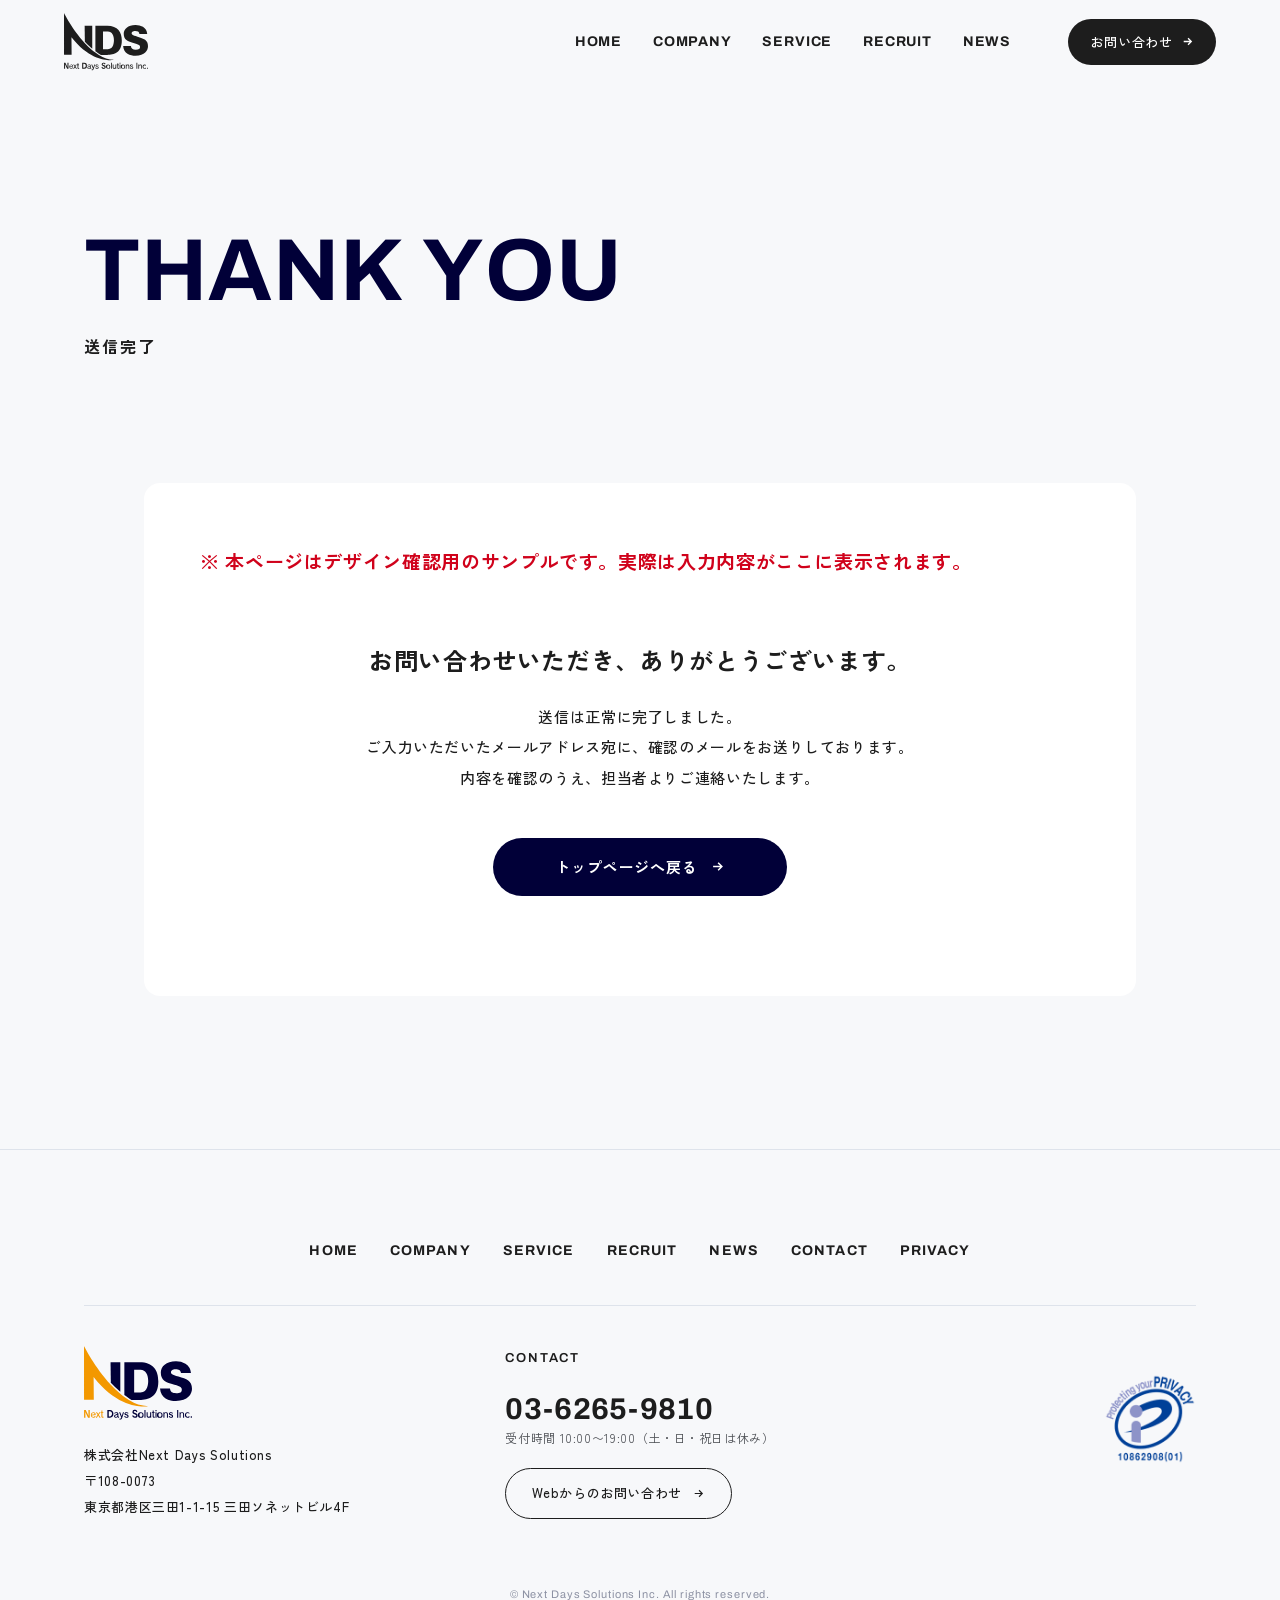
<file: contact-done-sample.html>
<!DOCTYPE html>
<html lang="ja">

<head>
  <meta charset="UTF-8">
  <meta name="viewport" content="width=device-width, initial-scale=1">
  <title>送信完了｜株式会社Next Days Solutions</title>
  <meta name="description" content="送信完了画面のサンプルです。">
  <meta name="robots" content="noindex">

  <link rel="icon" type="image/png" href="image/favicon.png">
  <link rel="apple-touch-icon" href="image/favicon.png">

  <link rel="preconnect" href="https://fonts.googleapis.com">
  <link rel="preconnect" href="https://fonts.gstatic.com" crossorigin>
  <link href="https://fonts.googleapis.com/css2?family=Archivo:wght@500;600;700;800&family=Zen+Kaku+Gothic+New:wght@400;500;700;900&display=swap" rel="stylesheet">

  <link rel="stylesheet" href="css/base.css">
  <link rel="stylesheet" href="css/layout.css">
  <link rel="stylesheet" href="css/page.css">
</head>

<body>

  <header class="header">
    <div class="header__inner">
      <a class="header__logo" href="index.html" aria-label="株式会社Next Days Solutions ホーム">
        <svg xmlns="http://www.w3.org/2000/svg" viewBox="0 0 71.72985 48.90389" role="img">
          <title>Next Days Solutions</title>
        <path class="lg-hole" d="M37.45639,15.80941H33.313V30.871h4.14336c5.17922,0,5.17922-6.75273,5.17922-7.65539C42.63561,19.32578,41.14654,15.80941,37.45639,15.80941Z" />
        <path class="lg-text" d="M36.87382,10.83039H26.80667V32.56653c.9951.72152,3.70022,2.66542,4.72764,3.28349h5.33951c5.85881,0,12.49479-1.8674,12.49479-12.26074C49.36861,16.245,46.0342,10.83039,36.87382,10.83039ZM37.45639,30.871H33.313V15.80941h4.14336c3.69015,0,5.17922,3.51637,5.17922,7.40617C42.63561,24.11824,42.63561,30.871,37.45639,30.871Z" />
        <path class="lg-text" d="M62.76347,20.3216c-4.56427-1.36923-4.98517-1.86714-4.98517-2.925,0-1.77374,2.03933-1.99161,3.17221-1.99161,1.84531,0,3.26972.52894,3.46375,2.58266h6.636a8.01694,8.01694,0,0,0-3.6578-6.19246,12.43437,12.43437,0,0,0-6.40909-1.64926c-6.40961,0-9.97036,3.54745-9.97036,7.53066,0,5.16589,3.23688,6.59722,9.03154,8.122,4.27271,1.12027,4.92,1.96056,4.92,3.20505,0,1.58715-1.03584,2.30319-3.72246,2.30319-2.58959,0-3.8518-.84026-4.111-3.11214h-6.636c.38858,6.41061,5.98869,8.34012,10.58531,8.34012,7.93052,0,10.64949-4.60585,10.64949-8.09117C71.72985,22.998,68.13672,21.93978,62.76347,20.3216Z" />
        <path class="lg-text" d="M24.09977,30.45879V10.83039H17.626l.18829,13.62842A68.4026,68.4026,0,0,0,24.09977,30.45879Z" />
        <path class="lg-mark" d="M24.09977,31.72867a68.40114,68.40114,0,0,1-6.28547-6C7.13805,14.24166,0,0,0,0L.02566,35.73846H6.50455L6.37716,20.62373C24.66364,44.01189,42.63561,39.98844,42.63561,39.98844A26.39159,26.39159,0,0,1,29.84113,35.85c-1.02742-.61807-2.03936-1.29208-3.03446-2.0136Q25.43068,32.8387,24.09977,31.72867Z" />
        <path class="lg-mark" d="M2.68314,47.59078,1.248,44.68006A8.36205,8.36205,0,0,1,.8317,43.49642H.81313c.031.31687.11806,1.16422.11806,1.753v2.34138H.05513V42.54566H1.16722L2.60239,45.437a6.66053,6.66053,0,0,1,.45971,1.15775l.02487.00647a14.25209,14.25209,0,0,1-.13049-1.63645V42.54566h.86976v5.04512Z" />
        <path class="lg-mark" d="M5.1425,46.1419a1.04146,1.04146,0,0,0,1.081.95093,1.25428,1.25428,0,0,0,1.13074-.69863l.34787.4528A1.66623,1.66623,0,0,1,6.18,47.66847a1.87866,1.87866,0,0,1-.01857-3.73218A1.55845,1.55845,0,0,1,7.727,45.68261v.11006Zm1.01269-1.63645A1.01851,1.01851,0,0,0,5.13006,45.6051l1.94454-.27172A.88539.88539,0,0,0,6.15519,44.50545Z" />
        <path class="lg-mark" d="M10.31079,47.59078l-.8822-1.34531-.88841,1.34531H7.7884l1.2488-1.88227L7.90645,44.014H8.652l.78279,1.18364L10.2176,44.014h.7207L9.82621,45.68261l1.24871,1.90817Z" />
        <path class="lg-mark" d="M12.87611,47.66847c-.98782,0-1.32955-.21994-1.32955-1.0155V44.57666H11.062V44.014h.50945V42.88842h.6523V44.014h.60885v.56269h-.60885V46.5235c0,.50459.0994.54344.79522.54344Z" />
        <path class="lg-text" d="M17.28,47.59078H15.5094V42.54566h1.74582a2.27186,2.27186,0,0,1,2.28627,2.52248A2.26392,2.26392,0,0,1,17.28,47.59078Zm-.13662-4.23013h-.702V46.7758h.72691c.90085,0,1.44131-.69847,1.44131-1.71414C18.60956,43.99455,18.038,43.36065,17.14338,43.36065Z" />
        <path class="lg-text" d="M23.19991,47.62962a1.19168,1.19168,0,0,1-.25477.03237.58064.58064,0,0,1-.63986-.49812,1.51754,1.51754,0,0,1-1.26737.5046c-.702,0-1.05-.34276-1.06243-.938v-.03867c0-.69216.45357-1.04139,1.19284-1.20971.50945-.12282.963-.31686.963-.51737,0-.3557-.25476-.46576-.73313-.46576a1.39021,1.39021,0,0,0-1.06856.56917l-.292-.51738a1.74471,1.74471,0,0,1,1.404-.61447c.90085,0,1.39787.32333,1.39787,1.08023v1.701c0,.24583.11806.35588.30443.35588a.744.744,0,0,0,.19259-.03237Zm-1.03756-2.018a1.94989,1.94989,0,0,1-.82623.36865c-.4287.10988-.702.24582-.702.64684v.03885c.01857.29744.19259.44633.54667.44633a1.07167,1.07167,0,0,0,.9816-.57581Z" />
        <path class="lg-text" d="M25.31779,47.869c-.24855.75672-.67095,1.03491-1.59667,1.03491l-.18016-.61447h.09941c.72069,0,.86354-.14225,1.08721-.79557L23.31107,44.014H24.038l.86976,2.14735a3.40376,3.40376,0,0,1,.12427.40749c.01866.09063.031.17462.04344.2523h.00622a4.61273,4.61273,0,0,1,.14293-.65979l.65852-2.14735h.67716Z" />
        <path class="lg-text" d="M28.19989,47.66847a1.75316,1.75316,0,0,1-1.46-.72453l.30442-.5368a1.45518,1.45518,0,0,0,1.168.67274c.47215,0,.70826-.16184.70826-.44633,0-.33646-.2672-.51755-.90707-.6598-.82631-.18108-1.16174-.54974-1.16174-1.04786,0-.58211.47836-.9896,1.32324-.9896a1.55486,1.55486,0,0,1,1.342.58211l-.28577.524a1.25467,1.25467,0,0,0-1.06243-.54991c-.41005,0-.63987.14872-.63987.40749,0,.23936.15528.37513.73305.51108.92572.207,1.34821.56916,1.34821,1.216C29.61019,47.28039,29.14417,47.66847,28.19989,47.66847Z" />
        <path class="lg-text" d="M33.8462,47.71378a1.84212,1.84212,0,0,1-1.88245-1.31311l.69591-.48518a1.32971,1.32971,0,0,0,1.18654.97683c.54667,0,.845-.25877.845-.64685,0-.36235-.21125-.57563-.72078-.76984l-.70187-.25213c-.75809-.28466-1.106-.65332-1.106-1.37137a1.48457,1.48457,0,0,1,1.64633-1.42947,1.60433,1.60433,0,0,1,1.68372,1.00255l-.67725.5046a.98593.98593,0,0,0-.9753-.71158c-.522,0-.78909.26525-.78909.58875,0,.27155.18024.45264.61516.60154l.74548.25212a1.52224,1.52224,0,0,1,1.2178,1.48773C35.62941,47.1315,34.98929,47.71378,33.8462,47.71378Z" />
        <path class="lg-text" d="M37.8403,47.66847a1.874,1.874,0,1,1,1.70221-1.86933A1.67528,1.67528,0,0,1,37.8403,47.66847Zm0-3.15007c-.57155,0-1.0126.47222-1.0126,1.28074,0,.802.441,1.29369,1.0126,1.29369.59642,0,1.0126-.4787,1.0126-1.29369C38.8529,44.99062,38.43672,44.5184,37.8403,44.5184Z" />
        <path class="lg-text" d="M40.14455,47.59078V42.54566h.702v5.04512Z" />
        <path class="lg-text" d="M43.99,47.59078v-.485a1.23883,1.23883,0,0,1-1.137.56269,1.17574,1.17574,0,0,1-1.25485-1.20954V44.014h.67717v2.28312a.71152.71152,0,0,0,.74548.76337.923.923,0,0,0,.91329-.65979V44.014h.68347v3.57681Z" />
        <path class="lg-text" d="M46.92782,47.66847c-.98773,0-1.32947-.21994-1.32947-1.0155V44.57666h-.48449V44.014h.50937V42.88842h.65229V44.014h.60886v.56269h-.60886V46.5235c0,.50459.09949.54344.79523.54344Z" />
        <path class="lg-text" d="M47.46819,43.393v-.84736h.72061V43.393Zm.01244,4.19776V44.014h.6896v3.57681Z" />
        <path class="lg-text" d="M50.46852,47.66847a1.874,1.874,0,1,1,1.70221-1.86933A1.67528,1.67528,0,0,1,50.46852,47.66847Zm0-3.15007c-.57155,0-1.0126.47222-1.0126,1.28074,0,.802.44105,1.29369,1.0126,1.29369.59642,0,1.0126-.4787,1.0126-1.29369C51.48112,44.99062,51.06494,44.5184,50.46852,44.5184Z" />
        <path class="lg-text" d="M55.084,47.59078V45.28159a.70835.70835,0,0,0-.74548-.76319.92043.92043,0,0,0-.91329.65979v2.41259h-.67716V44.014h.62129v.49148a1.21053,1.21053,0,0,1,1.14309-.56916,1.18422,1.18422,0,0,1,1.24872,1.23542v2.41907Z" />
        <path class="lg-text" d="M57.74855,47.66847a1.75373,1.75373,0,0,1-1.46013-.72453l.30443-.5368a1.45554,1.45554,0,0,0,1.168.67274c.47223,0,.70834-.16184.70834-.44633,0-.33646-.26712-.51755-.90715-.6598-.82623-.18108-1.16166-.54974-1.16166-1.04786,0-.58211.47836-.9896,1.32333-.9896a1.555,1.555,0,0,1,1.3419.58211l-.28586.524a1.2544,1.2544,0,0,0-1.06234-.54991c-.41,0-.63986.14872-.63986.40749,0,.23936.15536.37513.733.51108.92572.207,1.34821.56916,1.34821,1.216C59.15877,47.28039,58.69284,47.66847,57.74855,47.66847Z" />
        <path class="lg-text" d="M61.86029,47.59078V42.54566h.73321v5.04512Z" />
        <path class="lg-text" d="M65.81121,47.59078V45.28159a.70836.70836,0,0,0-.74549-.76319.92043.92043,0,0,0-.91328.65979v2.41259h-.67717V44.014h.62129v.49148a1.21055,1.21055,0,0,1,1.1431-.56916,1.18422,1.18422,0,0,1,1.24872,1.23542v2.41907Z" />
        <path class="lg-text" d="M68.81136,47.66847a1.86981,1.86981,0,0,1,0-3.73218,1.64061,1.64061,0,0,1,1.29216.52384l-.24225.56934a1.14253,1.14253,0,0,0-.96916-.51107,1.29149,1.29149,0,0,0,.00613,2.568,1.20123,1.20123,0,0,0,1.00034-.524l.24225.53049A1.59132,1.59132,0,0,1,68.81136,47.66847Z" />
        <path class="lg-text" d="M70.89806,47.59078v-.90544h.77666v.90544Z" />
        </svg>
      </a>

      <nav class="header__nav">
        <a href="index.html">HOME</a>
        <a href="company.html">COMPANY</a>
        <a href="service.html">SERVICE</a>
        <a href="recruit.html">RECRUIT</a>
        <a href="news.html">NEWS</a>
      </nav>

      <a class="header__cta" href="contact.html">
        お問い合わせ
        <svg width="13" height="13" viewBox="0 0 24 24" fill="none" stroke="currentColor" stroke-width="2.4" aria-hidden="true">
          <path d="M5 12h14M13 6l6 6-6 6" />
        </svg>
      </a>

      <button class="burger" type="button" aria-label="メニューを開く" aria-expanded="false" aria-controls="drawer">
        <span></span><span></span><span></span>
      </button>
    </div>
  </header>

  <!-- ============ ドロワー（SP） ============ -->
  <nav class="drawer" id="drawer">
    <ul class="drawer__list">
      <li><a href="index.html">HOME<span>ホーム</span></a></li>
      <li><a href="company.html">COMPANY<span>会社案内</span></a></li>
      <li><a href="service.html">SERVICE<span>事業案内</span></a></li>
      <li><a href="recruit.html">RECRUIT<span>採用情報</span></a></li>
      <li><a href="news.html">NEWS<span>お知らせ</span></a></li>
      <li><a href="contact.html">CONTACT<span>お問い合わせ</span></a></li>
      <li><a href="privacy.html">PRIVACY<span>個人情報保護方針</span></a></li>
    </ul>
  </nav>

  <main>

    <!--
      送信完了画面の静的サンプル。GitHub Pages では PHP が動かないため、
      デザイン確認用にこのページを用意している。
      本番では contact1.php が同じ見た目で出力する。
    -->
    <section class="phead" style="--page-c: #010038;">
      <div class="inner">
        <h1 class="phead__en split-mask">THANK YOU</h1>
        <p class="phead__ja">送信完了</p>
      </div>
    </section>

    <section class="section cform-sec">
      <div class="inner cform__inner">
        <div class="cform__card">
          <p class="post__note">
            ※ 本ページはデザイン確認用のサンプルです。実際は入力内容がここに表示されます。
          </p>

          <div class="cdone">
            <p class="cdone__lead">お問い合わせいただき、ありがとうございます。</p>
            <p class="cdone__text">
              送信は正常に完了しました。<br>
              ご入力いただいたメールアドレス宛に、確認のメールをお送りしております。<br>
              内容を確認のうえ、担当者よりご連絡いたします。
            </p>
            <a class="cform__btn" href="index.html">
              トップページへ戻る
              <svg width="15" height="15" viewBox="0 0 24 24" fill="none" stroke="currentColor" stroke-width="2.4" aria-hidden="true">
                <path d="M5 12h14M13 6l6 6-6 6" />
              </svg>
            </a>
          </div>
        </div>
      </div>
    </section>

  </main>

  <footer class="footer">
    <div class="inner">
      <nav class="footer__nav">
        <a href="index.html">HOME</a>
        <a href="company.html">COMPANY</a>
        <a href="service.html">SERVICE</a>
        <a href="recruit.html">RECRUIT</a>
        <a href="news.html">NEWS</a>
        <a href="contact.html">CONTACT</a>
        <a href="privacy.html">PRIVACY</a>
      </nav>

      <div class="footer__body">
        <div>
          <div class="footer__logo">
            <svg xmlns="http://www.w3.org/2000/svg" viewBox="0 0 71.72985 48.90389" role="img">
              <title>株式会社Next Days Solutions</title>
          <path class="lg-hole" d="M37.45639,15.80941H33.313V30.871h4.14336c5.17922,0,5.17922-6.75273,5.17922-7.65539C42.63561,19.32578,41.14654,15.80941,37.45639,15.80941Z" />
          <path class="lg-text" d="M36.87382,10.83039H26.80667V32.56653c.9951.72152,3.70022,2.66542,4.72764,3.28349h5.33951c5.85881,0,12.49479-1.8674,12.49479-12.26074C49.36861,16.245,46.0342,10.83039,36.87382,10.83039ZM37.45639,30.871H33.313V15.80941h4.14336c3.69015,0,5.17922,3.51637,5.17922,7.40617C42.63561,24.11824,42.63561,30.871,37.45639,30.871Z" />
          <path class="lg-text" d="M62.76347,20.3216c-4.56427-1.36923-4.98517-1.86714-4.98517-2.925,0-1.77374,2.03933-1.99161,3.17221-1.99161,1.84531,0,3.26972.52894,3.46375,2.58266h6.636a8.01694,8.01694,0,0,0-3.6578-6.19246,12.43437,12.43437,0,0,0-6.40909-1.64926c-6.40961,0-9.97036,3.54745-9.97036,7.53066,0,5.16589,3.23688,6.59722,9.03154,8.122,4.27271,1.12027,4.92,1.96056,4.92,3.20505,0,1.58715-1.03584,2.30319-3.72246,2.30319-2.58959,0-3.8518-.84026-4.111-3.11214h-6.636c.38858,6.41061,5.98869,8.34012,10.58531,8.34012,7.93052,0,10.64949-4.60585,10.64949-8.09117C71.72985,22.998,68.13672,21.93978,62.76347,20.3216Z" />
          <path class="lg-text" d="M24.09977,30.45879V10.83039H17.626l.18829,13.62842A68.4026,68.4026,0,0,0,24.09977,30.45879Z" />
          <path class="lg-mark" d="M24.09977,31.72867a68.40114,68.40114,0,0,1-6.28547-6C7.13805,14.24166,0,0,0,0L.02566,35.73846H6.50455L6.37716,20.62373C24.66364,44.01189,42.63561,39.98844,42.63561,39.98844A26.39159,26.39159,0,0,1,29.84113,35.85c-1.02742-.61807-2.03936-1.29208-3.03446-2.0136Q25.43068,32.8387,24.09977,31.72867Z" />
          <path class="lg-mark" d="M2.68314,47.59078,1.248,44.68006A8.36205,8.36205,0,0,1,.8317,43.49642H.81313c.031.31687.11806,1.16422.11806,1.753v2.34138H.05513V42.54566H1.16722L2.60239,45.437a6.66053,6.66053,0,0,1,.45971,1.15775l.02487.00647a14.25209,14.25209,0,0,1-.13049-1.63645V42.54566h.86976v5.04512Z" />
          <path class="lg-mark" d="M5.1425,46.1419a1.04146,1.04146,0,0,0,1.081.95093,1.25428,1.25428,0,0,0,1.13074-.69863l.34787.4528A1.66623,1.66623,0,0,1,6.18,47.66847a1.87866,1.87866,0,0,1-.01857-3.73218A1.55845,1.55845,0,0,1,7.727,45.68261v.11006Zm1.01269-1.63645A1.01851,1.01851,0,0,0,5.13006,45.6051l1.94454-.27172A.88539.88539,0,0,0,6.15519,44.50545Z" />
          <path class="lg-mark" d="M10.31079,47.59078l-.8822-1.34531-.88841,1.34531H7.7884l1.2488-1.88227L7.90645,44.014H8.652l.78279,1.18364L10.2176,44.014h.7207L9.82621,45.68261l1.24871,1.90817Z" />
          <path class="lg-mark" d="M12.87611,47.66847c-.98782,0-1.32955-.21994-1.32955-1.0155V44.57666H11.062V44.014h.50945V42.88842h.6523V44.014h.60885v.56269h-.60885V46.5235c0,.50459.0994.54344.79522.54344Z" />
          <path class="lg-text" d="M17.28,47.59078H15.5094V42.54566h1.74582a2.27186,2.27186,0,0,1,2.28627,2.52248A2.26392,2.26392,0,0,1,17.28,47.59078Zm-.13662-4.23013h-.702V46.7758h.72691c.90085,0,1.44131-.69847,1.44131-1.71414C18.60956,43.99455,18.038,43.36065,17.14338,43.36065Z" />
          <path class="lg-text" d="M23.19991,47.62962a1.19168,1.19168,0,0,1-.25477.03237.58064.58064,0,0,1-.63986-.49812,1.51754,1.51754,0,0,1-1.26737.5046c-.702,0-1.05-.34276-1.06243-.938v-.03867c0-.69216.45357-1.04139,1.19284-1.20971.50945-.12282.963-.31686.963-.51737,0-.3557-.25476-.46576-.73313-.46576a1.39021,1.39021,0,0,0-1.06856.56917l-.292-.51738a1.74471,1.74471,0,0,1,1.404-.61447c.90085,0,1.39787.32333,1.39787,1.08023v1.701c0,.24583.11806.35588.30443.35588a.744.744,0,0,0,.19259-.03237Zm-1.03756-2.018a1.94989,1.94989,0,0,1-.82623.36865c-.4287.10988-.702.24582-.702.64684v.03885c.01857.29744.19259.44633.54667.44633a1.07167,1.07167,0,0,0,.9816-.57581Z" />
          <path class="lg-text" d="M25.31779,47.869c-.24855.75672-.67095,1.03491-1.59667,1.03491l-.18016-.61447h.09941c.72069,0,.86354-.14225,1.08721-.79557L23.31107,44.014H24.038l.86976,2.14735a3.40376,3.40376,0,0,1,.12427.40749c.01866.09063.031.17462.04344.2523h.00622a4.61273,4.61273,0,0,1,.14293-.65979l.65852-2.14735h.67716Z" />
          <path class="lg-text" d="M28.19989,47.66847a1.75316,1.75316,0,0,1-1.46-.72453l.30442-.5368a1.45518,1.45518,0,0,0,1.168.67274c.47215,0,.70826-.16184.70826-.44633,0-.33646-.2672-.51755-.90707-.6598-.82631-.18108-1.16174-.54974-1.16174-1.04786,0-.58211.47836-.9896,1.32324-.9896a1.55486,1.55486,0,0,1,1.342.58211l-.28577.524a1.25467,1.25467,0,0,0-1.06243-.54991c-.41005,0-.63987.14872-.63987.40749,0,.23936.15528.37513.73305.51108.92572.207,1.34821.56916,1.34821,1.216C29.61019,47.28039,29.14417,47.66847,28.19989,47.66847Z" />
          <path class="lg-text" d="M33.8462,47.71378a1.84212,1.84212,0,0,1-1.88245-1.31311l.69591-.48518a1.32971,1.32971,0,0,0,1.18654.97683c.54667,0,.845-.25877.845-.64685,0-.36235-.21125-.57563-.72078-.76984l-.70187-.25213c-.75809-.28466-1.106-.65332-1.106-1.37137a1.48457,1.48457,0,0,1,1.64633-1.42947,1.60433,1.60433,0,0,1,1.68372,1.00255l-.67725.5046a.98593.98593,0,0,0-.9753-.71158c-.522,0-.78909.26525-.78909.58875,0,.27155.18024.45264.61516.60154l.74548.25212a1.52224,1.52224,0,0,1,1.2178,1.48773C35.62941,47.1315,34.98929,47.71378,33.8462,47.71378Z" />
          <path class="lg-text" d="M37.8403,47.66847a1.874,1.874,0,1,1,1.70221-1.86933A1.67528,1.67528,0,0,1,37.8403,47.66847Zm0-3.15007c-.57155,0-1.0126.47222-1.0126,1.28074,0,.802.441,1.29369,1.0126,1.29369.59642,0,1.0126-.4787,1.0126-1.29369C38.8529,44.99062,38.43672,44.5184,37.8403,44.5184Z" />
          <path class="lg-text" d="M40.14455,47.59078V42.54566h.702v5.04512Z" />
          <path class="lg-text" d="M43.99,47.59078v-.485a1.23883,1.23883,0,0,1-1.137.56269,1.17574,1.17574,0,0,1-1.25485-1.20954V44.014h.67717v2.28312a.71152.71152,0,0,0,.74548.76337.923.923,0,0,0,.91329-.65979V44.014h.68347v3.57681Z" />
          <path class="lg-text" d="M46.92782,47.66847c-.98773,0-1.32947-.21994-1.32947-1.0155V44.57666h-.48449V44.014h.50937V42.88842h.65229V44.014h.60886v.56269h-.60886V46.5235c0,.50459.09949.54344.79523.54344Z" />
          <path class="lg-text" d="M47.46819,43.393v-.84736h.72061V43.393Zm.01244,4.19776V44.014h.6896v3.57681Z" />
          <path class="lg-text" d="M50.46852,47.66847a1.874,1.874,0,1,1,1.70221-1.86933A1.67528,1.67528,0,0,1,50.46852,47.66847Zm0-3.15007c-.57155,0-1.0126.47222-1.0126,1.28074,0,.802.44105,1.29369,1.0126,1.29369.59642,0,1.0126-.4787,1.0126-1.29369C51.48112,44.99062,51.06494,44.5184,50.46852,44.5184Z" />
          <path class="lg-text" d="M55.084,47.59078V45.28159a.70835.70835,0,0,0-.74548-.76319.92043.92043,0,0,0-.91329.65979v2.41259h-.67716V44.014h.62129v.49148a1.21053,1.21053,0,0,1,1.14309-.56916,1.18422,1.18422,0,0,1,1.24872,1.23542v2.41907Z" />
          <path class="lg-text" d="M57.74855,47.66847a1.75373,1.75373,0,0,1-1.46013-.72453l.30443-.5368a1.45554,1.45554,0,0,0,1.168.67274c.47223,0,.70834-.16184.70834-.44633,0-.33646-.26712-.51755-.90715-.6598-.82623-.18108-1.16166-.54974-1.16166-1.04786,0-.58211.47836-.9896,1.32333-.9896a1.555,1.555,0,0,1,1.3419.58211l-.28586.524a1.2544,1.2544,0,0,0-1.06234-.54991c-.41,0-.63986.14872-.63986.40749,0,.23936.15536.37513.733.51108.92572.207,1.34821.56916,1.34821,1.216C59.15877,47.28039,58.69284,47.66847,57.74855,47.66847Z" />
          <path class="lg-text" d="M61.86029,47.59078V42.54566h.73321v5.04512Z" />
          <path class="lg-text" d="M65.81121,47.59078V45.28159a.70836.70836,0,0,0-.74549-.76319.92043.92043,0,0,0-.91328.65979v2.41259h-.67717V44.014h.62129v.49148a1.21055,1.21055,0,0,1,1.1431-.56916,1.18422,1.18422,0,0,1,1.24872,1.23542v2.41907Z" />
          <path class="lg-text" d="M68.81136,47.66847a1.86981,1.86981,0,0,1,0-3.73218,1.64061,1.64061,0,0,1,1.29216.52384l-.24225.56934a1.14253,1.14253,0,0,0-.96916-.51107,1.29149,1.29149,0,0,0,.00613,2.568,1.20123,1.20123,0,0,0,1.00034-.524l.24225.53049A1.59132,1.59132,0,0,1,68.81136,47.66847Z" />
          <path class="lg-text" d="M70.89806,47.59078v-.90544h.77666v.90544Z" />
            </svg>
          </div>
          <address class="footer__addr">
            株式会社Next Days Solutions<br>
            〒108-0073<br>
            東京都港区三田1-1-15 三田ソネットビル4F
          </address>
        </div>

        <div>
          <p class="footer__label">CONTACT</p>
          <a class="footer__tel" href="tel:0362659810">03-6265-9810</a>
          <p class="footer__hours">受付時間 10:00〜19:00（土・日・祝日は休み）</p>

          <a class="footer__btn" href="contact.html">
            Webからのお問い合わせ
            <svg width="13" height="13" viewBox="0 0 24 24" fill="none" stroke="currentColor" stroke-width="2" aria-hidden="true">
              <path d="M5 12h14M13 6l6 6-6 6" />
            </svg>
          </a>
        </div>

        <div class="footer__side">
          <!-- Pマーク：画像のみ・リンクなし -->
          <img class="footer__pmark" src="image/p_mark.png" alt="プライバシーマーク" width="92" height="92">
        </div>
      </div>

      <p class="footer__copy">&copy; Next Days Solutions Inc. All rights reserved.</p>
    </div>
  </footer>

  <script src="js/main.js"></script>
</body>

</html>
</file>
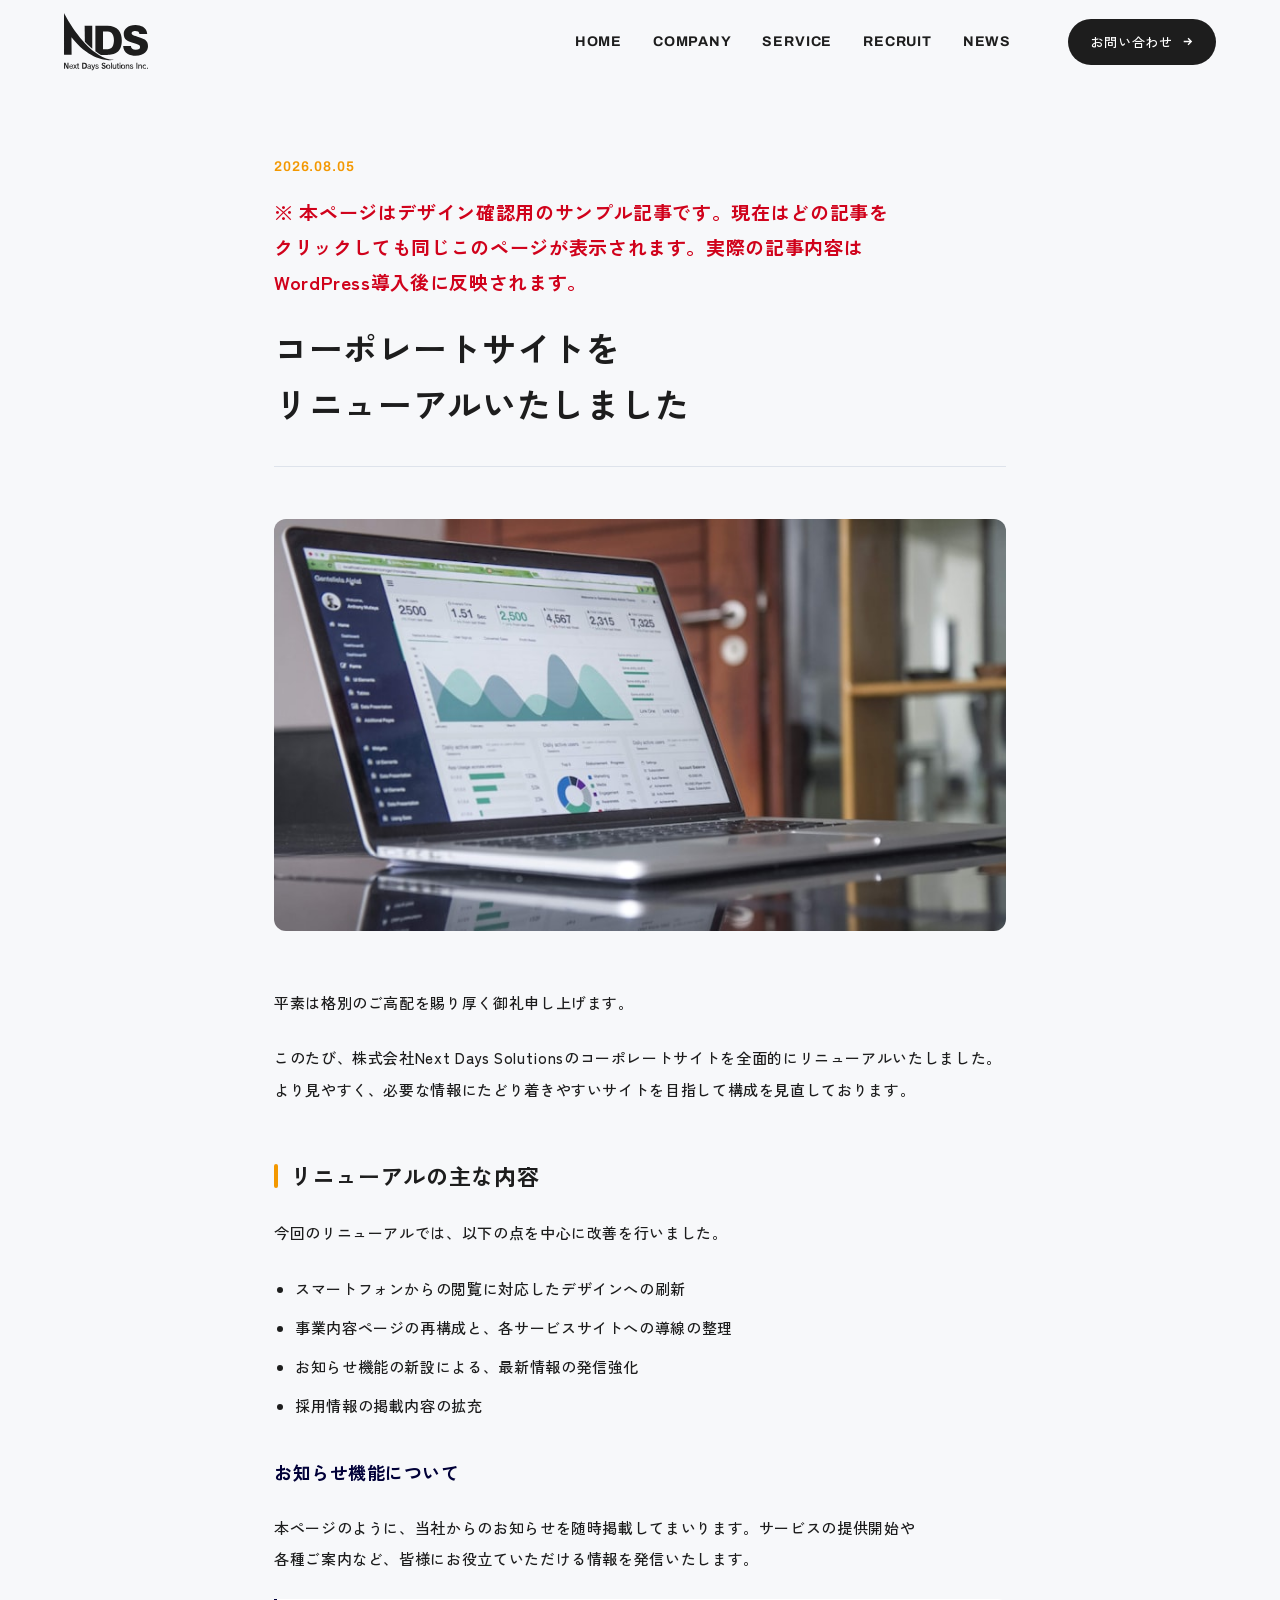
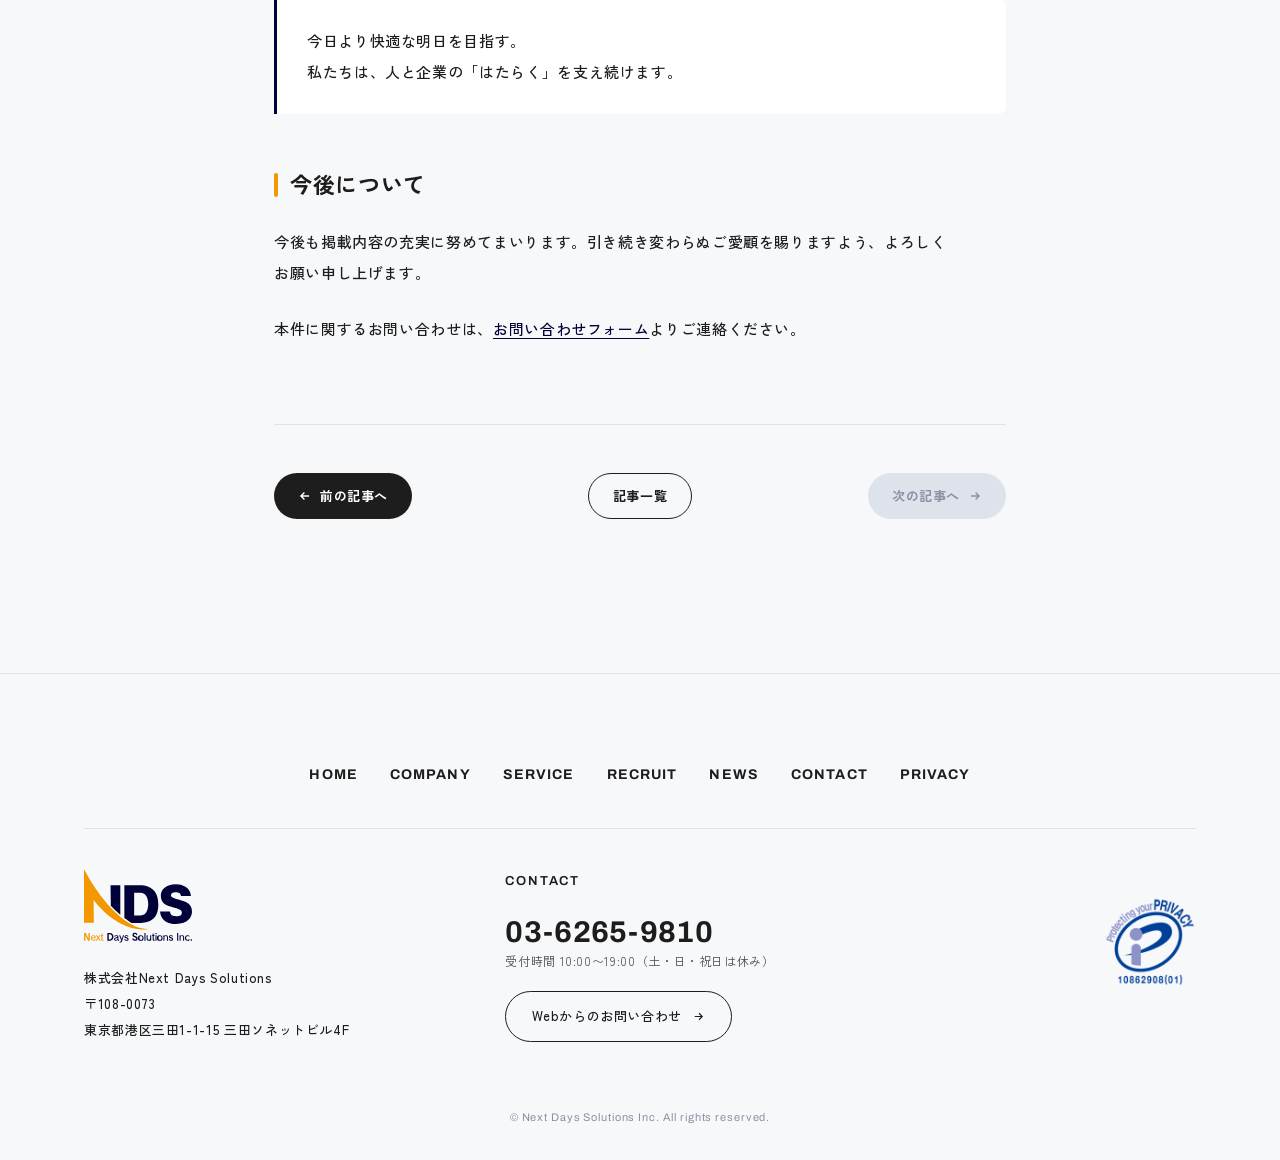
<file: news-detail.html>
<!DOCTYPE html>
<html lang="ja">

<head>
  <meta charset="UTF-8">
  <meta name="viewport" content="width=device-width, initial-scale=1">
  <title>コーポレートサイトをリニューアルいたしました｜株式会社Next Days Solutions</title>
  <meta name="description" content="このたび、株式会社Next Days Solutionsのコーポレートサイトを全面的にリニューアルいたしました。">

  <link rel="icon" type="image/png" href="image/favicon.png">
  <link rel="apple-touch-icon" href="image/favicon.png">

  <link rel="preconnect" href="https://fonts.googleapis.com">
  <link rel="preconnect" href="https://fonts.gstatic.com" crossorigin>
  <link href="https://fonts.googleapis.com/css2?family=Archivo:wght@500;600;700;800&family=Zen+Kaku+Gothic+New:wght@400;500;700;900&display=swap" rel="stylesheet">

  <link rel="stylesheet" href="css/base.css">
  <link rel="stylesheet" href="css/layout.css">
  <link rel="stylesheet" href="css/page.css">
</head>

<body>

  <header class="header">
    <div class="header__inner">
      <a class="header__logo" href="index.html" aria-label="株式会社Next Days Solutions ホーム">
        <svg xmlns="http://www.w3.org/2000/svg" viewBox="0 0 71.72985 48.90389" role="img">
          <title>Next Days Solutions</title>
        <path class="lg-hole" d="M37.45639,15.80941H33.313V30.871h4.14336c5.17922,0,5.17922-6.75273,5.17922-7.65539C42.63561,19.32578,41.14654,15.80941,37.45639,15.80941Z" />
        <path class="lg-text" d="M36.87382,10.83039H26.80667V32.56653c.9951.72152,3.70022,2.66542,4.72764,3.28349h5.33951c5.85881,0,12.49479-1.8674,12.49479-12.26074C49.36861,16.245,46.0342,10.83039,36.87382,10.83039ZM37.45639,30.871H33.313V15.80941h4.14336c3.69015,0,5.17922,3.51637,5.17922,7.40617C42.63561,24.11824,42.63561,30.871,37.45639,30.871Z" />
        <path class="lg-text" d="M62.76347,20.3216c-4.56427-1.36923-4.98517-1.86714-4.98517-2.925,0-1.77374,2.03933-1.99161,3.17221-1.99161,1.84531,0,3.26972.52894,3.46375,2.58266h6.636a8.01694,8.01694,0,0,0-3.6578-6.19246,12.43437,12.43437,0,0,0-6.40909-1.64926c-6.40961,0-9.97036,3.54745-9.97036,7.53066,0,5.16589,3.23688,6.59722,9.03154,8.122,4.27271,1.12027,4.92,1.96056,4.92,3.20505,0,1.58715-1.03584,2.30319-3.72246,2.30319-2.58959,0-3.8518-.84026-4.111-3.11214h-6.636c.38858,6.41061,5.98869,8.34012,10.58531,8.34012,7.93052,0,10.64949-4.60585,10.64949-8.09117C71.72985,22.998,68.13672,21.93978,62.76347,20.3216Z" />
        <path class="lg-text" d="M24.09977,30.45879V10.83039H17.626l.18829,13.62842A68.4026,68.4026,0,0,0,24.09977,30.45879Z" />
        <path class="lg-mark" d="M24.09977,31.72867a68.40114,68.40114,0,0,1-6.28547-6C7.13805,14.24166,0,0,0,0L.02566,35.73846H6.50455L6.37716,20.62373C24.66364,44.01189,42.63561,39.98844,42.63561,39.98844A26.39159,26.39159,0,0,1,29.84113,35.85c-1.02742-.61807-2.03936-1.29208-3.03446-2.0136Q25.43068,32.8387,24.09977,31.72867Z" />
        <path class="lg-mark" d="M2.68314,47.59078,1.248,44.68006A8.36205,8.36205,0,0,1,.8317,43.49642H.81313c.031.31687.11806,1.16422.11806,1.753v2.34138H.05513V42.54566H1.16722L2.60239,45.437a6.66053,6.66053,0,0,1,.45971,1.15775l.02487.00647a14.25209,14.25209,0,0,1-.13049-1.63645V42.54566h.86976v5.04512Z" />
        <path class="lg-mark" d="M5.1425,46.1419a1.04146,1.04146,0,0,0,1.081.95093,1.25428,1.25428,0,0,0,1.13074-.69863l.34787.4528A1.66623,1.66623,0,0,1,6.18,47.66847a1.87866,1.87866,0,0,1-.01857-3.73218A1.55845,1.55845,0,0,1,7.727,45.68261v.11006Zm1.01269-1.63645A1.01851,1.01851,0,0,0,5.13006,45.6051l1.94454-.27172A.88539.88539,0,0,0,6.15519,44.50545Z" />
        <path class="lg-mark" d="M10.31079,47.59078l-.8822-1.34531-.88841,1.34531H7.7884l1.2488-1.88227L7.90645,44.014H8.652l.78279,1.18364L10.2176,44.014h.7207L9.82621,45.68261l1.24871,1.90817Z" />
        <path class="lg-mark" d="M12.87611,47.66847c-.98782,0-1.32955-.21994-1.32955-1.0155V44.57666H11.062V44.014h.50945V42.88842h.6523V44.014h.60885v.56269h-.60885V46.5235c0,.50459.0994.54344.79522.54344Z" />
        <path class="lg-text" d="M17.28,47.59078H15.5094V42.54566h1.74582a2.27186,2.27186,0,0,1,2.28627,2.52248A2.26392,2.26392,0,0,1,17.28,47.59078Zm-.13662-4.23013h-.702V46.7758h.72691c.90085,0,1.44131-.69847,1.44131-1.71414C18.60956,43.99455,18.038,43.36065,17.14338,43.36065Z" />
        <path class="lg-text" d="M23.19991,47.62962a1.19168,1.19168,0,0,1-.25477.03237.58064.58064,0,0,1-.63986-.49812,1.51754,1.51754,0,0,1-1.26737.5046c-.702,0-1.05-.34276-1.06243-.938v-.03867c0-.69216.45357-1.04139,1.19284-1.20971.50945-.12282.963-.31686.963-.51737,0-.3557-.25476-.46576-.73313-.46576a1.39021,1.39021,0,0,0-1.06856.56917l-.292-.51738a1.74471,1.74471,0,0,1,1.404-.61447c.90085,0,1.39787.32333,1.39787,1.08023v1.701c0,.24583.11806.35588.30443.35588a.744.744,0,0,0,.19259-.03237Zm-1.03756-2.018a1.94989,1.94989,0,0,1-.82623.36865c-.4287.10988-.702.24582-.702.64684v.03885c.01857.29744.19259.44633.54667.44633a1.07167,1.07167,0,0,0,.9816-.57581Z" />
        <path class="lg-text" d="M25.31779,47.869c-.24855.75672-.67095,1.03491-1.59667,1.03491l-.18016-.61447h.09941c.72069,0,.86354-.14225,1.08721-.79557L23.31107,44.014H24.038l.86976,2.14735a3.40376,3.40376,0,0,1,.12427.40749c.01866.09063.031.17462.04344.2523h.00622a4.61273,4.61273,0,0,1,.14293-.65979l.65852-2.14735h.67716Z" />
        <path class="lg-text" d="M28.19989,47.66847a1.75316,1.75316,0,0,1-1.46-.72453l.30442-.5368a1.45518,1.45518,0,0,0,1.168.67274c.47215,0,.70826-.16184.70826-.44633,0-.33646-.2672-.51755-.90707-.6598-.82631-.18108-1.16174-.54974-1.16174-1.04786,0-.58211.47836-.9896,1.32324-.9896a1.55486,1.55486,0,0,1,1.342.58211l-.28577.524a1.25467,1.25467,0,0,0-1.06243-.54991c-.41005,0-.63987.14872-.63987.40749,0,.23936.15528.37513.73305.51108.92572.207,1.34821.56916,1.34821,1.216C29.61019,47.28039,29.14417,47.66847,28.19989,47.66847Z" />
        <path class="lg-text" d="M33.8462,47.71378a1.84212,1.84212,0,0,1-1.88245-1.31311l.69591-.48518a1.32971,1.32971,0,0,0,1.18654.97683c.54667,0,.845-.25877.845-.64685,0-.36235-.21125-.57563-.72078-.76984l-.70187-.25213c-.75809-.28466-1.106-.65332-1.106-1.37137a1.48457,1.48457,0,0,1,1.64633-1.42947,1.60433,1.60433,0,0,1,1.68372,1.00255l-.67725.5046a.98593.98593,0,0,0-.9753-.71158c-.522,0-.78909.26525-.78909.58875,0,.27155.18024.45264.61516.60154l.74548.25212a1.52224,1.52224,0,0,1,1.2178,1.48773C35.62941,47.1315,34.98929,47.71378,33.8462,47.71378Z" />
        <path class="lg-text" d="M37.8403,47.66847a1.874,1.874,0,1,1,1.70221-1.86933A1.67528,1.67528,0,0,1,37.8403,47.66847Zm0-3.15007c-.57155,0-1.0126.47222-1.0126,1.28074,0,.802.441,1.29369,1.0126,1.29369.59642,0,1.0126-.4787,1.0126-1.29369C38.8529,44.99062,38.43672,44.5184,37.8403,44.5184Z" />
        <path class="lg-text" d="M40.14455,47.59078V42.54566h.702v5.04512Z" />
        <path class="lg-text" d="M43.99,47.59078v-.485a1.23883,1.23883,0,0,1-1.137.56269,1.17574,1.17574,0,0,1-1.25485-1.20954V44.014h.67717v2.28312a.71152.71152,0,0,0,.74548.76337.923.923,0,0,0,.91329-.65979V44.014h.68347v3.57681Z" />
        <path class="lg-text" d="M46.92782,47.66847c-.98773,0-1.32947-.21994-1.32947-1.0155V44.57666h-.48449V44.014h.50937V42.88842h.65229V44.014h.60886v.56269h-.60886V46.5235c0,.50459.09949.54344.79523.54344Z" />
        <path class="lg-text" d="M47.46819,43.393v-.84736h.72061V43.393Zm.01244,4.19776V44.014h.6896v3.57681Z" />
        <path class="lg-text" d="M50.46852,47.66847a1.874,1.874,0,1,1,1.70221-1.86933A1.67528,1.67528,0,0,1,50.46852,47.66847Zm0-3.15007c-.57155,0-1.0126.47222-1.0126,1.28074,0,.802.44105,1.29369,1.0126,1.29369.59642,0,1.0126-.4787,1.0126-1.29369C51.48112,44.99062,51.06494,44.5184,50.46852,44.5184Z" />
        <path class="lg-text" d="M55.084,47.59078V45.28159a.70835.70835,0,0,0-.74548-.76319.92043.92043,0,0,0-.91329.65979v2.41259h-.67716V44.014h.62129v.49148a1.21053,1.21053,0,0,1,1.14309-.56916,1.18422,1.18422,0,0,1,1.24872,1.23542v2.41907Z" />
        <path class="lg-text" d="M57.74855,47.66847a1.75373,1.75373,0,0,1-1.46013-.72453l.30443-.5368a1.45554,1.45554,0,0,0,1.168.67274c.47223,0,.70834-.16184.70834-.44633,0-.33646-.26712-.51755-.90715-.6598-.82623-.18108-1.16166-.54974-1.16166-1.04786,0-.58211.47836-.9896,1.32333-.9896a1.555,1.555,0,0,1,1.3419.58211l-.28586.524a1.2544,1.2544,0,0,0-1.06234-.54991c-.41,0-.63986.14872-.63986.40749,0,.23936.15536.37513.733.51108.92572.207,1.34821.56916,1.34821,1.216C59.15877,47.28039,58.69284,47.66847,57.74855,47.66847Z" />
        <path class="lg-text" d="M61.86029,47.59078V42.54566h.73321v5.04512Z" />
        <path class="lg-text" d="M65.81121,47.59078V45.28159a.70836.70836,0,0,0-.74549-.76319.92043.92043,0,0,0-.91328.65979v2.41259h-.67717V44.014h.62129v.49148a1.21055,1.21055,0,0,1,1.1431-.56916,1.18422,1.18422,0,0,1,1.24872,1.23542v2.41907Z" />
        <path class="lg-text" d="M68.81136,47.66847a1.86981,1.86981,0,0,1,0-3.73218,1.64061,1.64061,0,0,1,1.29216.52384l-.24225.56934a1.14253,1.14253,0,0,0-.96916-.51107,1.29149,1.29149,0,0,0,.00613,2.568,1.20123,1.20123,0,0,0,1.00034-.524l.24225.53049A1.59132,1.59132,0,0,1,68.81136,47.66847Z" />
        <path class="lg-text" d="M70.89806,47.59078v-.90544h.77666v.90544Z" />
        </svg>
      </a>

      <nav class="header__nav">
        <a href="index.html">HOME</a>
        <a href="company.html">COMPANY</a>
        <a href="service.html">SERVICE</a>
        <a href="recruit.html">RECRUIT</a>
        <a href="news.html">NEWS</a>
      </nav>

      <a class="header__cta" href="contact.html">
        お問い合わせ
        <svg width="13" height="13" viewBox="0 0 24 24" fill="none" stroke="currentColor" stroke-width="2.4" aria-hidden="true">
          <path d="M5 12h14M13 6l6 6-6 6" />
        </svg>
      </a>

      <button class="burger" type="button" aria-label="メニューを開く" aria-expanded="false" aria-controls="drawer">
        <span></span><span></span><span></span>
      </button>
    </div>
  </header>

  <!-- ============ ドロワー（SP） ============ -->
  <nav class="drawer" id="drawer">
    <ul class="drawer__list">
      <li><a href="index.html">HOME<span>ホーム</span></a></li>
      <li><a href="company.html">COMPANY<span>会社案内</span></a></li>
      <li><a href="service.html">SERVICE<span>事業案内</span></a></li>
      <li><a href="recruit.html">RECRUIT<span>採用情報</span></a></li>
      <li><a href="news.html">NEWS<span>お知らせ</span></a></li>
      <li><a href="contact.html">CONTACT<span>お問い合わせ</span></a></li>
      <li><a href="privacy.html">PRIVACY<span>個人情報保護方針</span></a></li>
    </ul>
  </nav>

  <main>

    <!--
      ============ 記事詳細 ============
      WordPress の single.php の元になる型。
      タイトル / 日付 / アイキャッチ / 本文 / 前後の記事、の順。
      本文の中で使う要素（見出し・段落・箇条書き・表・引用）は
      すべて .post__body の中でスタイルを当てている。
    -->
    <article class="section post">
      <div class="inner post__inner">

        <header class="post__head">
          <time class="post__date reveal" datetime="2026-08-05">2026.08.05</time>
          <!--
            確認用の注記。WordPress 導入時にこのブロックごと削除する。
          -->
          <p class="post__note reveal">
            ※ 本ページはデザイン確認用のサンプル記事です。現在はどの記事をクリックしても同じこのページが表示されます。実際の記事内容はWordPress導入後に反映されます。
          </p>

          <h1 class="post__title reveal">コーポレートサイトをリニューアルいたしました</h1>
        </header>

        <figure class="post__eyecatch reveal">
          <img src="image/news/news-01.jpg" alt="" width="800" height="450">
        </figure>

        <div class="post__body reveal">
          <p>平素は格別のご高配を賜り厚く御礼申し上げます。</p>

          <p>このたび、株式会社Next Days Solutionsのコーポレートサイトを全面的にリニューアルいたしました。より見やすく、必要な情報にたどり着きやすいサイトを目指して構成を見直しております。</p>

          <h2>リニューアルの主な内容</h2>

          <p>今回のリニューアルでは、以下の点を中心に改善を行いました。</p>

          <ul>
            <li>スマートフォンからの閲覧に対応したデザインへの刷新</li>
            <li>事業内容ページの再構成と、各サービスサイトへの導線の整理</li>
            <li>お知らせ機能の新設による、最新情報の発信強化</li>
            <li>採用情報の掲載内容の拡充</li>
          </ul>

          <h3>お知らせ機能について</h3>

          <p>本ページのように、当社からのお知らせを随時掲載してまいります。サービスの提供開始や各種ご案内など、皆様にお役立ていただける情報を発信いたします。</p>

          <blockquote>
            <p>今日より快適な明日を目指す。<br>私たちは、人と企業の「はたらく」を支え続けます。</p>
          </blockquote>

          <h2>今後について</h2>

          <p>今後も掲載内容の充実に努めてまいります。引き続き変わらぬご愛顧を賜りますよう、よろしくお願い申し上げます。</p>

          <p>本件に関するお問い合わせは、<a href="contact.html">お問い合わせフォーム</a>よりご連絡ください。</p>
        </div>

        <!--
          前後の記事。次の記事がない場合は is-disabled を付けて無効にする
          （WordPress 側で next_post_link() の有無を見て切り替える）。
        -->
        <nav class="post__nav" aria-label="記事の移動">
          <a class="post__nav-btn post__nav-btn--prev" href="news-detail.html">
            <svg width="14" height="14" viewBox="0 0 24 24" fill="none" stroke="currentColor" stroke-width="2.4" aria-hidden="true">
              <path d="M19 12H5M11 18l-6-6 6-6" />
            </svg>
            前の記事へ
          </a>

          <a class="post__nav-btn post__nav-btn--list" href="news.html">記事一覧</a>

          <span class="post__nav-btn post__nav-btn--next is-disabled" aria-disabled="true">
            次の記事へ
            <svg width="14" height="14" viewBox="0 0 24 24" fill="none" stroke="currentColor" stroke-width="2.4" aria-hidden="true">
              <path d="M5 12h14M13 6l6 6-6 6" />
            </svg>
          </span>
        </nav>

      </div>
    </article>

  </main>

  <footer class="footer">
    <div class="inner">
      <nav class="footer__nav">
        <a href="index.html">HOME</a>
        <a href="company.html">COMPANY</a>
        <a href="service.html">SERVICE</a>
        <a href="recruit.html">RECRUIT</a>
        <a href="news.html">NEWS</a>
        <a href="contact.html">CONTACT</a>
        <a href="privacy.html">PRIVACY</a>
      </nav>

      <div class="footer__body">
        <div>
          <div class="footer__logo">
            <svg xmlns="http://www.w3.org/2000/svg" viewBox="0 0 71.72985 48.90389" role="img">
              <title>株式会社Next Days Solutions</title>
          <path class="lg-hole" d="M37.45639,15.80941H33.313V30.871h4.14336c5.17922,0,5.17922-6.75273,5.17922-7.65539C42.63561,19.32578,41.14654,15.80941,37.45639,15.80941Z" />
          <path class="lg-text" d="M36.87382,10.83039H26.80667V32.56653c.9951.72152,3.70022,2.66542,4.72764,3.28349h5.33951c5.85881,0,12.49479-1.8674,12.49479-12.26074C49.36861,16.245,46.0342,10.83039,36.87382,10.83039ZM37.45639,30.871H33.313V15.80941h4.14336c3.69015,0,5.17922,3.51637,5.17922,7.40617C42.63561,24.11824,42.63561,30.871,37.45639,30.871Z" />
          <path class="lg-text" d="M62.76347,20.3216c-4.56427-1.36923-4.98517-1.86714-4.98517-2.925,0-1.77374,2.03933-1.99161,3.17221-1.99161,1.84531,0,3.26972.52894,3.46375,2.58266h6.636a8.01694,8.01694,0,0,0-3.6578-6.19246,12.43437,12.43437,0,0,0-6.40909-1.64926c-6.40961,0-9.97036,3.54745-9.97036,7.53066,0,5.16589,3.23688,6.59722,9.03154,8.122,4.27271,1.12027,4.92,1.96056,4.92,3.20505,0,1.58715-1.03584,2.30319-3.72246,2.30319-2.58959,0-3.8518-.84026-4.111-3.11214h-6.636c.38858,6.41061,5.98869,8.34012,10.58531,8.34012,7.93052,0,10.64949-4.60585,10.64949-8.09117C71.72985,22.998,68.13672,21.93978,62.76347,20.3216Z" />
          <path class="lg-text" d="M24.09977,30.45879V10.83039H17.626l.18829,13.62842A68.4026,68.4026,0,0,0,24.09977,30.45879Z" />
          <path class="lg-mark" d="M24.09977,31.72867a68.40114,68.40114,0,0,1-6.28547-6C7.13805,14.24166,0,0,0,0L.02566,35.73846H6.50455L6.37716,20.62373C24.66364,44.01189,42.63561,39.98844,42.63561,39.98844A26.39159,26.39159,0,0,1,29.84113,35.85c-1.02742-.61807-2.03936-1.29208-3.03446-2.0136Q25.43068,32.8387,24.09977,31.72867Z" />
          <path class="lg-mark" d="M2.68314,47.59078,1.248,44.68006A8.36205,8.36205,0,0,1,.8317,43.49642H.81313c.031.31687.11806,1.16422.11806,1.753v2.34138H.05513V42.54566H1.16722L2.60239,45.437a6.66053,6.66053,0,0,1,.45971,1.15775l.02487.00647a14.25209,14.25209,0,0,1-.13049-1.63645V42.54566h.86976v5.04512Z" />
          <path class="lg-mark" d="M5.1425,46.1419a1.04146,1.04146,0,0,0,1.081.95093,1.25428,1.25428,0,0,0,1.13074-.69863l.34787.4528A1.66623,1.66623,0,0,1,6.18,47.66847a1.87866,1.87866,0,0,1-.01857-3.73218A1.55845,1.55845,0,0,1,7.727,45.68261v.11006Zm1.01269-1.63645A1.01851,1.01851,0,0,0,5.13006,45.6051l1.94454-.27172A.88539.88539,0,0,0,6.15519,44.50545Z" />
          <path class="lg-mark" d="M10.31079,47.59078l-.8822-1.34531-.88841,1.34531H7.7884l1.2488-1.88227L7.90645,44.014H8.652l.78279,1.18364L10.2176,44.014h.7207L9.82621,45.68261l1.24871,1.90817Z" />
          <path class="lg-mark" d="M12.87611,47.66847c-.98782,0-1.32955-.21994-1.32955-1.0155V44.57666H11.062V44.014h.50945V42.88842h.6523V44.014h.60885v.56269h-.60885V46.5235c0,.50459.0994.54344.79522.54344Z" />
          <path class="lg-text" d="M17.28,47.59078H15.5094V42.54566h1.74582a2.27186,2.27186,0,0,1,2.28627,2.52248A2.26392,2.26392,0,0,1,17.28,47.59078Zm-.13662-4.23013h-.702V46.7758h.72691c.90085,0,1.44131-.69847,1.44131-1.71414C18.60956,43.99455,18.038,43.36065,17.14338,43.36065Z" />
          <path class="lg-text" d="M23.19991,47.62962a1.19168,1.19168,0,0,1-.25477.03237.58064.58064,0,0,1-.63986-.49812,1.51754,1.51754,0,0,1-1.26737.5046c-.702,0-1.05-.34276-1.06243-.938v-.03867c0-.69216.45357-1.04139,1.19284-1.20971.50945-.12282.963-.31686.963-.51737,0-.3557-.25476-.46576-.73313-.46576a1.39021,1.39021,0,0,0-1.06856.56917l-.292-.51738a1.74471,1.74471,0,0,1,1.404-.61447c.90085,0,1.39787.32333,1.39787,1.08023v1.701c0,.24583.11806.35588.30443.35588a.744.744,0,0,0,.19259-.03237Zm-1.03756-2.018a1.94989,1.94989,0,0,1-.82623.36865c-.4287.10988-.702.24582-.702.64684v.03885c.01857.29744.19259.44633.54667.44633a1.07167,1.07167,0,0,0,.9816-.57581Z" />
          <path class="lg-text" d="M25.31779,47.869c-.24855.75672-.67095,1.03491-1.59667,1.03491l-.18016-.61447h.09941c.72069,0,.86354-.14225,1.08721-.79557L23.31107,44.014H24.038l.86976,2.14735a3.40376,3.40376,0,0,1,.12427.40749c.01866.09063.031.17462.04344.2523h.00622a4.61273,4.61273,0,0,1,.14293-.65979l.65852-2.14735h.67716Z" />
          <path class="lg-text" d="M28.19989,47.66847a1.75316,1.75316,0,0,1-1.46-.72453l.30442-.5368a1.45518,1.45518,0,0,0,1.168.67274c.47215,0,.70826-.16184.70826-.44633,0-.33646-.2672-.51755-.90707-.6598-.82631-.18108-1.16174-.54974-1.16174-1.04786,0-.58211.47836-.9896,1.32324-.9896a1.55486,1.55486,0,0,1,1.342.58211l-.28577.524a1.25467,1.25467,0,0,0-1.06243-.54991c-.41005,0-.63987.14872-.63987.40749,0,.23936.15528.37513.73305.51108.92572.207,1.34821.56916,1.34821,1.216C29.61019,47.28039,29.14417,47.66847,28.19989,47.66847Z" />
          <path class="lg-text" d="M33.8462,47.71378a1.84212,1.84212,0,0,1-1.88245-1.31311l.69591-.48518a1.32971,1.32971,0,0,0,1.18654.97683c.54667,0,.845-.25877.845-.64685,0-.36235-.21125-.57563-.72078-.76984l-.70187-.25213c-.75809-.28466-1.106-.65332-1.106-1.37137a1.48457,1.48457,0,0,1,1.64633-1.42947,1.60433,1.60433,0,0,1,1.68372,1.00255l-.67725.5046a.98593.98593,0,0,0-.9753-.71158c-.522,0-.78909.26525-.78909.58875,0,.27155.18024.45264.61516.60154l.74548.25212a1.52224,1.52224,0,0,1,1.2178,1.48773C35.62941,47.1315,34.98929,47.71378,33.8462,47.71378Z" />
          <path class="lg-text" d="M37.8403,47.66847a1.874,1.874,0,1,1,1.70221-1.86933A1.67528,1.67528,0,0,1,37.8403,47.66847Zm0-3.15007c-.57155,0-1.0126.47222-1.0126,1.28074,0,.802.441,1.29369,1.0126,1.29369.59642,0,1.0126-.4787,1.0126-1.29369C38.8529,44.99062,38.43672,44.5184,37.8403,44.5184Z" />
          <path class="lg-text" d="M40.14455,47.59078V42.54566h.702v5.04512Z" />
          <path class="lg-text" d="M43.99,47.59078v-.485a1.23883,1.23883,0,0,1-1.137.56269,1.17574,1.17574,0,0,1-1.25485-1.20954V44.014h.67717v2.28312a.71152.71152,0,0,0,.74548.76337.923.923,0,0,0,.91329-.65979V44.014h.68347v3.57681Z" />
          <path class="lg-text" d="M46.92782,47.66847c-.98773,0-1.32947-.21994-1.32947-1.0155V44.57666h-.48449V44.014h.50937V42.88842h.65229V44.014h.60886v.56269h-.60886V46.5235c0,.50459.09949.54344.79523.54344Z" />
          <path class="lg-text" d="M47.46819,43.393v-.84736h.72061V43.393Zm.01244,4.19776V44.014h.6896v3.57681Z" />
          <path class="lg-text" d="M50.46852,47.66847a1.874,1.874,0,1,1,1.70221-1.86933A1.67528,1.67528,0,0,1,50.46852,47.66847Zm0-3.15007c-.57155,0-1.0126.47222-1.0126,1.28074,0,.802.44105,1.29369,1.0126,1.29369.59642,0,1.0126-.4787,1.0126-1.29369C51.48112,44.99062,51.06494,44.5184,50.46852,44.5184Z" />
          <path class="lg-text" d="M55.084,47.59078V45.28159a.70835.70835,0,0,0-.74548-.76319.92043.92043,0,0,0-.91329.65979v2.41259h-.67716V44.014h.62129v.49148a1.21053,1.21053,0,0,1,1.14309-.56916,1.18422,1.18422,0,0,1,1.24872,1.23542v2.41907Z" />
          <path class="lg-text" d="M57.74855,47.66847a1.75373,1.75373,0,0,1-1.46013-.72453l.30443-.5368a1.45554,1.45554,0,0,0,1.168.67274c.47223,0,.70834-.16184.70834-.44633,0-.33646-.26712-.51755-.90715-.6598-.82623-.18108-1.16166-.54974-1.16166-1.04786,0-.58211.47836-.9896,1.32333-.9896a1.555,1.555,0,0,1,1.3419.58211l-.28586.524a1.2544,1.2544,0,0,0-1.06234-.54991c-.41,0-.63986.14872-.63986.40749,0,.23936.15536.37513.733.51108.92572.207,1.34821.56916,1.34821,1.216C59.15877,47.28039,58.69284,47.66847,57.74855,47.66847Z" />
          <path class="lg-text" d="M61.86029,47.59078V42.54566h.73321v5.04512Z" />
          <path class="lg-text" d="M65.81121,47.59078V45.28159a.70836.70836,0,0,0-.74549-.76319.92043.92043,0,0,0-.91328.65979v2.41259h-.67717V44.014h.62129v.49148a1.21055,1.21055,0,0,1,1.1431-.56916,1.18422,1.18422,0,0,1,1.24872,1.23542v2.41907Z" />
          <path class="lg-text" d="M68.81136,47.66847a1.86981,1.86981,0,0,1,0-3.73218,1.64061,1.64061,0,0,1,1.29216.52384l-.24225.56934a1.14253,1.14253,0,0,0-.96916-.51107,1.29149,1.29149,0,0,0,.00613,2.568,1.20123,1.20123,0,0,0,1.00034-.524l.24225.53049A1.59132,1.59132,0,0,1,68.81136,47.66847Z" />
          <path class="lg-text" d="M70.89806,47.59078v-.90544h.77666v.90544Z" />
            </svg>
          </div>
          <address class="footer__addr">
            株式会社Next Days Solutions<br>
            〒108-0073<br>
            東京都港区三田1-1-15 三田ソネットビル4F
          </address>
        </div>

        <div>
          <p class="footer__label">CONTACT</p>
          <a class="footer__tel" href="tel:0362659810">03-6265-9810</a>
          <p class="footer__hours">受付時間 10:00〜19:00（土・日・祝日は休み）</p>

          <a class="footer__btn" href="contact.html">
            Webからのお問い合わせ
            <svg width="13" height="13" viewBox="0 0 24 24" fill="none" stroke="currentColor" stroke-width="2" aria-hidden="true">
              <path d="M5 12h14M13 6l6 6-6 6" />
            </svg>
          </a>
        </div>

        <div class="footer__side">
          <!-- Pマーク：画像のみ・リンクなし -->
          <img class="footer__pmark" src="image/p_mark.png" alt="プライバシーマーク" width="92" height="92">
        </div>
      </div>

      <p class="footer__copy">&copy; Next Days Solutions Inc. All rights reserved.</p>
    </div>
  </footer>

  <script src="js/main.js"></script>
</body>

</html>
</file>
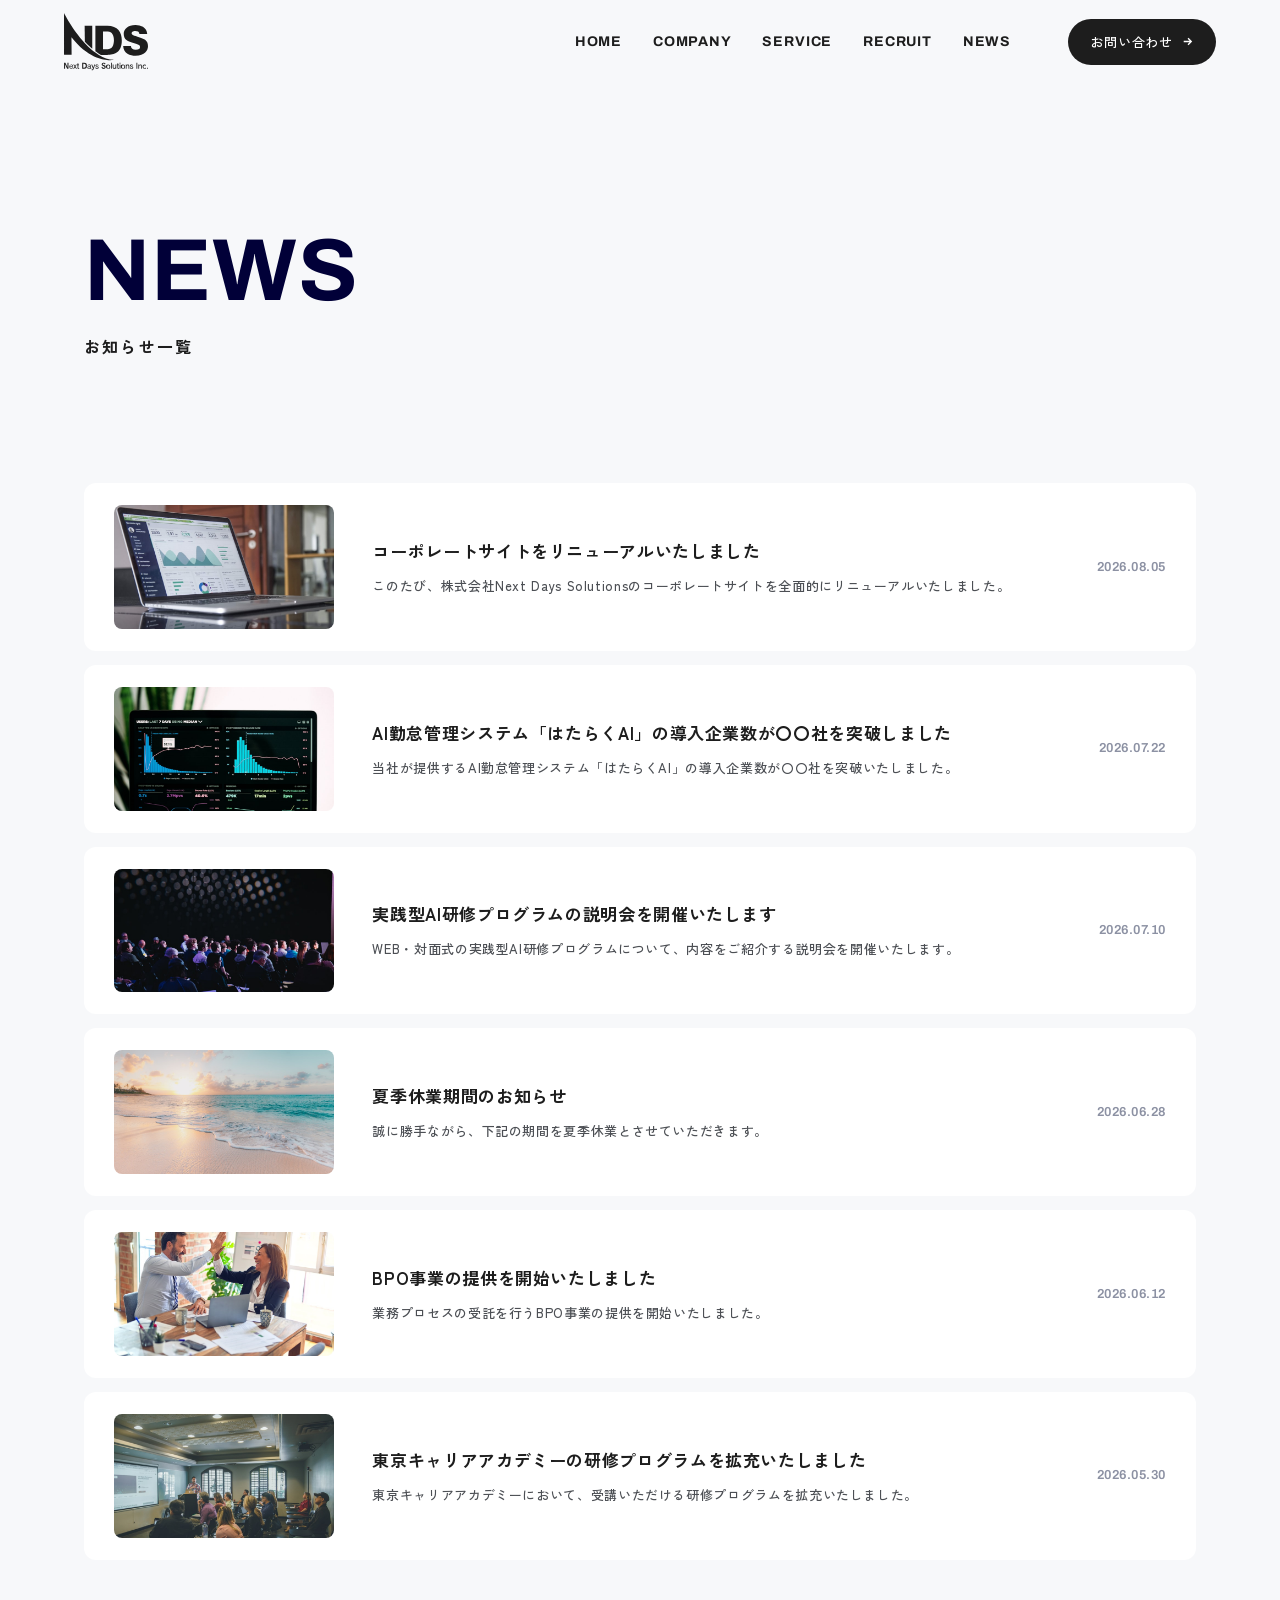
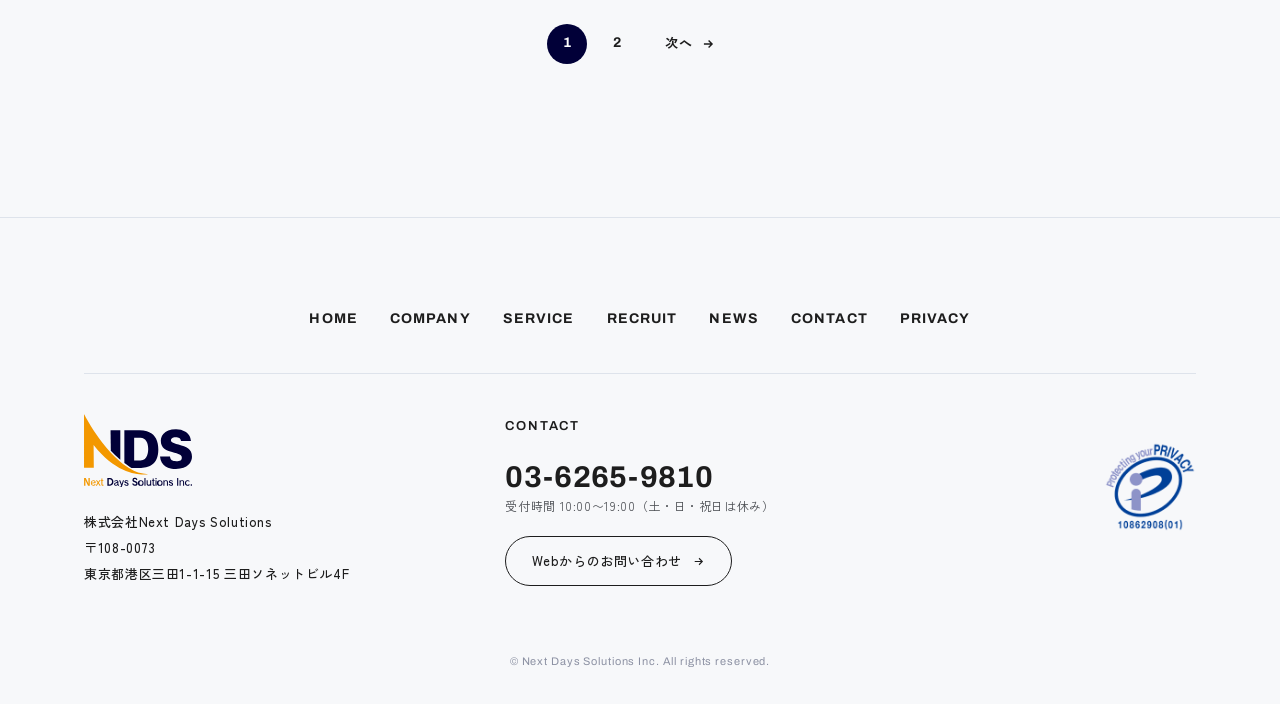
<file: news.html>
<!DOCTYPE html>
<html lang="ja">

<head>
  <meta charset="UTF-8">
  <meta name="viewport" content="width=device-width, initial-scale=1">
  <title>お知らせ｜株式会社Next Days Solutions</title>
  <meta name="description" content="株式会社Next Days Solutions（ネクストデイズソリューションズ）からのお知らせ一覧です。">

  <link rel="icon" type="image/png" href="image/favicon.png">
  <link rel="apple-touch-icon" href="image/favicon.png">

  <link rel="preconnect" href="https://fonts.googleapis.com">
  <link rel="preconnect" href="https://fonts.gstatic.com" crossorigin>
  <link href="https://fonts.googleapis.com/css2?family=Archivo:wght@500;600;700;800&family=Zen+Kaku+Gothic+New:wght@400;500;700;900&display=swap" rel="stylesheet">

  <link rel="stylesheet" href="css/base.css">
  <link rel="stylesheet" href="css/layout.css">
  <link rel="stylesheet" href="css/page.css">
</head>

<body>

  <header class="header">
    <div class="header__inner">
      <a class="header__logo" href="index.html" aria-label="株式会社Next Days Solutions ホーム">
        <svg xmlns="http://www.w3.org/2000/svg" viewBox="0 0 71.72985 48.90389" role="img">
          <title>Next Days Solutions</title>
        <path class="lg-hole" d="M37.45639,15.80941H33.313V30.871h4.14336c5.17922,0,5.17922-6.75273,5.17922-7.65539C42.63561,19.32578,41.14654,15.80941,37.45639,15.80941Z" />
        <path class="lg-text" d="M36.87382,10.83039H26.80667V32.56653c.9951.72152,3.70022,2.66542,4.72764,3.28349h5.33951c5.85881,0,12.49479-1.8674,12.49479-12.26074C49.36861,16.245,46.0342,10.83039,36.87382,10.83039ZM37.45639,30.871H33.313V15.80941h4.14336c3.69015,0,5.17922,3.51637,5.17922,7.40617C42.63561,24.11824,42.63561,30.871,37.45639,30.871Z" />
        <path class="lg-text" d="M62.76347,20.3216c-4.56427-1.36923-4.98517-1.86714-4.98517-2.925,0-1.77374,2.03933-1.99161,3.17221-1.99161,1.84531,0,3.26972.52894,3.46375,2.58266h6.636a8.01694,8.01694,0,0,0-3.6578-6.19246,12.43437,12.43437,0,0,0-6.40909-1.64926c-6.40961,0-9.97036,3.54745-9.97036,7.53066,0,5.16589,3.23688,6.59722,9.03154,8.122,4.27271,1.12027,4.92,1.96056,4.92,3.20505,0,1.58715-1.03584,2.30319-3.72246,2.30319-2.58959,0-3.8518-.84026-4.111-3.11214h-6.636c.38858,6.41061,5.98869,8.34012,10.58531,8.34012,7.93052,0,10.64949-4.60585,10.64949-8.09117C71.72985,22.998,68.13672,21.93978,62.76347,20.3216Z" />
        <path class="lg-text" d="M24.09977,30.45879V10.83039H17.626l.18829,13.62842A68.4026,68.4026,0,0,0,24.09977,30.45879Z" />
        <path class="lg-mark" d="M24.09977,31.72867a68.40114,68.40114,0,0,1-6.28547-6C7.13805,14.24166,0,0,0,0L.02566,35.73846H6.50455L6.37716,20.62373C24.66364,44.01189,42.63561,39.98844,42.63561,39.98844A26.39159,26.39159,0,0,1,29.84113,35.85c-1.02742-.61807-2.03936-1.29208-3.03446-2.0136Q25.43068,32.8387,24.09977,31.72867Z" />
        <path class="lg-mark" d="M2.68314,47.59078,1.248,44.68006A8.36205,8.36205,0,0,1,.8317,43.49642H.81313c.031.31687.11806,1.16422.11806,1.753v2.34138H.05513V42.54566H1.16722L2.60239,45.437a6.66053,6.66053,0,0,1,.45971,1.15775l.02487.00647a14.25209,14.25209,0,0,1-.13049-1.63645V42.54566h.86976v5.04512Z" />
        <path class="lg-mark" d="M5.1425,46.1419a1.04146,1.04146,0,0,0,1.081.95093,1.25428,1.25428,0,0,0,1.13074-.69863l.34787.4528A1.66623,1.66623,0,0,1,6.18,47.66847a1.87866,1.87866,0,0,1-.01857-3.73218A1.55845,1.55845,0,0,1,7.727,45.68261v.11006Zm1.01269-1.63645A1.01851,1.01851,0,0,0,5.13006,45.6051l1.94454-.27172A.88539.88539,0,0,0,6.15519,44.50545Z" />
        <path class="lg-mark" d="M10.31079,47.59078l-.8822-1.34531-.88841,1.34531H7.7884l1.2488-1.88227L7.90645,44.014H8.652l.78279,1.18364L10.2176,44.014h.7207L9.82621,45.68261l1.24871,1.90817Z" />
        <path class="lg-mark" d="M12.87611,47.66847c-.98782,0-1.32955-.21994-1.32955-1.0155V44.57666H11.062V44.014h.50945V42.88842h.6523V44.014h.60885v.56269h-.60885V46.5235c0,.50459.0994.54344.79522.54344Z" />
        <path class="lg-text" d="M17.28,47.59078H15.5094V42.54566h1.74582a2.27186,2.27186,0,0,1,2.28627,2.52248A2.26392,2.26392,0,0,1,17.28,47.59078Zm-.13662-4.23013h-.702V46.7758h.72691c.90085,0,1.44131-.69847,1.44131-1.71414C18.60956,43.99455,18.038,43.36065,17.14338,43.36065Z" />
        <path class="lg-text" d="M23.19991,47.62962a1.19168,1.19168,0,0,1-.25477.03237.58064.58064,0,0,1-.63986-.49812,1.51754,1.51754,0,0,1-1.26737.5046c-.702,0-1.05-.34276-1.06243-.938v-.03867c0-.69216.45357-1.04139,1.19284-1.20971.50945-.12282.963-.31686.963-.51737,0-.3557-.25476-.46576-.73313-.46576a1.39021,1.39021,0,0,0-1.06856.56917l-.292-.51738a1.74471,1.74471,0,0,1,1.404-.61447c.90085,0,1.39787.32333,1.39787,1.08023v1.701c0,.24583.11806.35588.30443.35588a.744.744,0,0,0,.19259-.03237Zm-1.03756-2.018a1.94989,1.94989,0,0,1-.82623.36865c-.4287.10988-.702.24582-.702.64684v.03885c.01857.29744.19259.44633.54667.44633a1.07167,1.07167,0,0,0,.9816-.57581Z" />
        <path class="lg-text" d="M25.31779,47.869c-.24855.75672-.67095,1.03491-1.59667,1.03491l-.18016-.61447h.09941c.72069,0,.86354-.14225,1.08721-.79557L23.31107,44.014H24.038l.86976,2.14735a3.40376,3.40376,0,0,1,.12427.40749c.01866.09063.031.17462.04344.2523h.00622a4.61273,4.61273,0,0,1,.14293-.65979l.65852-2.14735h.67716Z" />
        <path class="lg-text" d="M28.19989,47.66847a1.75316,1.75316,0,0,1-1.46-.72453l.30442-.5368a1.45518,1.45518,0,0,0,1.168.67274c.47215,0,.70826-.16184.70826-.44633,0-.33646-.2672-.51755-.90707-.6598-.82631-.18108-1.16174-.54974-1.16174-1.04786,0-.58211.47836-.9896,1.32324-.9896a1.55486,1.55486,0,0,1,1.342.58211l-.28577.524a1.25467,1.25467,0,0,0-1.06243-.54991c-.41005,0-.63987.14872-.63987.40749,0,.23936.15528.37513.73305.51108.92572.207,1.34821.56916,1.34821,1.216C29.61019,47.28039,29.14417,47.66847,28.19989,47.66847Z" />
        <path class="lg-text" d="M33.8462,47.71378a1.84212,1.84212,0,0,1-1.88245-1.31311l.69591-.48518a1.32971,1.32971,0,0,0,1.18654.97683c.54667,0,.845-.25877.845-.64685,0-.36235-.21125-.57563-.72078-.76984l-.70187-.25213c-.75809-.28466-1.106-.65332-1.106-1.37137a1.48457,1.48457,0,0,1,1.64633-1.42947,1.60433,1.60433,0,0,1,1.68372,1.00255l-.67725.5046a.98593.98593,0,0,0-.9753-.71158c-.522,0-.78909.26525-.78909.58875,0,.27155.18024.45264.61516.60154l.74548.25212a1.52224,1.52224,0,0,1,1.2178,1.48773C35.62941,47.1315,34.98929,47.71378,33.8462,47.71378Z" />
        <path class="lg-text" d="M37.8403,47.66847a1.874,1.874,0,1,1,1.70221-1.86933A1.67528,1.67528,0,0,1,37.8403,47.66847Zm0-3.15007c-.57155,0-1.0126.47222-1.0126,1.28074,0,.802.441,1.29369,1.0126,1.29369.59642,0,1.0126-.4787,1.0126-1.29369C38.8529,44.99062,38.43672,44.5184,37.8403,44.5184Z" />
        <path class="lg-text" d="M40.14455,47.59078V42.54566h.702v5.04512Z" />
        <path class="lg-text" d="M43.99,47.59078v-.485a1.23883,1.23883,0,0,1-1.137.56269,1.17574,1.17574,0,0,1-1.25485-1.20954V44.014h.67717v2.28312a.71152.71152,0,0,0,.74548.76337.923.923,0,0,0,.91329-.65979V44.014h.68347v3.57681Z" />
        <path class="lg-text" d="M46.92782,47.66847c-.98773,0-1.32947-.21994-1.32947-1.0155V44.57666h-.48449V44.014h.50937V42.88842h.65229V44.014h.60886v.56269h-.60886V46.5235c0,.50459.09949.54344.79523.54344Z" />
        <path class="lg-text" d="M47.46819,43.393v-.84736h.72061V43.393Zm.01244,4.19776V44.014h.6896v3.57681Z" />
        <path class="lg-text" d="M50.46852,47.66847a1.874,1.874,0,1,1,1.70221-1.86933A1.67528,1.67528,0,0,1,50.46852,47.66847Zm0-3.15007c-.57155,0-1.0126.47222-1.0126,1.28074,0,.802.44105,1.29369,1.0126,1.29369.59642,0,1.0126-.4787,1.0126-1.29369C51.48112,44.99062,51.06494,44.5184,50.46852,44.5184Z" />
        <path class="lg-text" d="M55.084,47.59078V45.28159a.70835.70835,0,0,0-.74548-.76319.92043.92043,0,0,0-.91329.65979v2.41259h-.67716V44.014h.62129v.49148a1.21053,1.21053,0,0,1,1.14309-.56916,1.18422,1.18422,0,0,1,1.24872,1.23542v2.41907Z" />
        <path class="lg-text" d="M57.74855,47.66847a1.75373,1.75373,0,0,1-1.46013-.72453l.30443-.5368a1.45554,1.45554,0,0,0,1.168.67274c.47223,0,.70834-.16184.70834-.44633,0-.33646-.26712-.51755-.90715-.6598-.82623-.18108-1.16166-.54974-1.16166-1.04786,0-.58211.47836-.9896,1.32333-.9896a1.555,1.555,0,0,1,1.3419.58211l-.28586.524a1.2544,1.2544,0,0,0-1.06234-.54991c-.41,0-.63986.14872-.63986.40749,0,.23936.15536.37513.733.51108.92572.207,1.34821.56916,1.34821,1.216C59.15877,47.28039,58.69284,47.66847,57.74855,47.66847Z" />
        <path class="lg-text" d="M61.86029,47.59078V42.54566h.73321v5.04512Z" />
        <path class="lg-text" d="M65.81121,47.59078V45.28159a.70836.70836,0,0,0-.74549-.76319.92043.92043,0,0,0-.91328.65979v2.41259h-.67717V44.014h.62129v.49148a1.21055,1.21055,0,0,1,1.1431-.56916,1.18422,1.18422,0,0,1,1.24872,1.23542v2.41907Z" />
        <path class="lg-text" d="M68.81136,47.66847a1.86981,1.86981,0,0,1,0-3.73218,1.64061,1.64061,0,0,1,1.29216.52384l-.24225.56934a1.14253,1.14253,0,0,0-.96916-.51107,1.29149,1.29149,0,0,0,.00613,2.568,1.20123,1.20123,0,0,0,1.00034-.524l.24225.53049A1.59132,1.59132,0,0,1,68.81136,47.66847Z" />
        <path class="lg-text" d="M70.89806,47.59078v-.90544h.77666v.90544Z" />
        </svg>
      </a>

      <nav class="header__nav">
        <a href="index.html">HOME</a>
        <a href="company.html">COMPANY</a>
        <a href="service.html">SERVICE</a>
        <a href="recruit.html">RECRUIT</a>
        <a href="news.html">NEWS</a>
      </nav>

      <a class="header__cta" href="contact.html">
        お問い合わせ
        <svg width="13" height="13" viewBox="0 0 24 24" fill="none" stroke="currentColor" stroke-width="2.4" aria-hidden="true">
          <path d="M5 12h14M13 6l6 6-6 6" />
        </svg>
      </a>

      <button class="burger" type="button" aria-label="メニューを開く" aria-expanded="false" aria-controls="drawer">
        <span></span><span></span><span></span>
      </button>
    </div>
  </header>

  <!-- ============ ドロワー（SP） ============ -->
  <nav class="drawer" id="drawer">
    <ul class="drawer__list">
      <li><a href="index.html">HOME<span>ホーム</span></a></li>
      <li><a href="company.html">COMPANY<span>会社案内</span></a></li>
      <li><a href="service.html">SERVICE<span>事業案内</span></a></li>
      <li><a href="recruit.html">RECRUIT<span>採用情報</span></a></li>
      <li><a href="news.html">NEWS<span>お知らせ</span></a></li>
      <li><a href="contact.html">CONTACT<span>お問い合わせ</span></a></li>
      <li><a href="privacy.html">PRIVACY<span>個人情報保護方針</span></a></li>
    </ul>
  </nav>

  <main>

    <!-- ============ ページ見出し ============ -->
    <!-- --page-c は TOP の 3 導線で使っている各ページの色 -->
    <section class="phead" style="--page-c: #010038;">
      <div class="inner">
        <h1 class="phead__en split-mask">NEWS</h1>
        <p class="phead__ja">お知らせ一覧</p>
      </div>
    </section>

    <!-- ============ 一覧 ============ -->
    <!--
      1 件 = 1 行。左にサムネイル、中央にタイトルと抜粋、右に日付。
      記事は後に WordPress から出力する。
    -->
    <section class="section nlist-sec">
      <div class="inner">
        <ul class="nlist">
          <li class="nlist__item reveal">
            <a href="news-detail.html">
              <span class="nlist__thumb">
                <img src="image/news/news-01.jpg" alt="" width="800" height="450" loading="lazy">
              </span>
              <span class="nlist__body">
                <span class="nlist__title">コーポレートサイトをリニューアルいたしました</span>
                <span class="nlist__excerpt">このたび、株式会社Next Days Solutionsのコーポレートサイトを全面的にリニューアルいたしました。</span>
              </span>
              <time class="nlist__date" datetime="2026-08-05">2026.08.05</time>
            </a>
          </li>

          <li class="nlist__item reveal">
            <a href="news-detail.html">
              <span class="nlist__thumb">
                <img src="image/news/news-02.jpg" alt="" width="800" height="450" loading="lazy">
              </span>
              <span class="nlist__body">
                <span class="nlist__title">AI勤怠管理システム「はたらくAI」の導入企業数が〇〇社を突破しました</span>
                <span class="nlist__excerpt">当社が提供するAI勤怠管理システム「はたらくAI」の導入企業数が〇〇社を突破いたしました。</span>
              </span>
              <time class="nlist__date" datetime="2026-07-22">2026.07.22</time>
            </a>
          </li>

          <li class="nlist__item reveal">
            <a href="news-detail.html">
              <span class="nlist__thumb">
                <img src="image/news/news-03.jpg" alt="" width="800" height="450" loading="lazy">
              </span>
              <span class="nlist__body">
                <span class="nlist__title">実践型AI研修プログラムの説明会を開催いたします</span>
                <span class="nlist__excerpt">WEB・対面式の実践型AI研修プログラムについて、内容をご紹介する説明会を開催いたします。</span>
              </span>
              <time class="nlist__date" datetime="2026-07-10">2026.07.10</time>
            </a>
          </li>

          <li class="nlist__item reveal">
            <a href="news-detail.html">
              <span class="nlist__thumb">
                <img src="image/news/news-04.jpg" alt="" width="800" height="450" loading="lazy">
              </span>
              <span class="nlist__body">
                <span class="nlist__title">夏季休業期間のお知らせ</span>
                <span class="nlist__excerpt">誠に勝手ながら、下記の期間を夏季休業とさせていただきます。</span>
              </span>
              <time class="nlist__date" datetime="2026-06-28">2026.06.28</time>
            </a>
          </li>

          <li class="nlist__item reveal">
            <a href="news-detail.html">
              <span class="nlist__thumb">
                <img src="image/news/news-05.jpg" alt="" width="800" height="450" loading="lazy">
              </span>
              <span class="nlist__body">
                <span class="nlist__title">BPO事業の提供を開始いたしました</span>
                <span class="nlist__excerpt">業務プロセスの受託を行うBPO事業の提供を開始いたしました。</span>
              </span>
              <time class="nlist__date" datetime="2026-06-12">2026.06.12</time>
            </a>
          </li>

          <li class="nlist__item reveal">
            <a href="news-detail.html">
              <span class="nlist__thumb">
                <img src="image/news/news-06.jpg" alt="" width="800" height="450" loading="lazy">
              </span>
              <span class="nlist__body">
                <span class="nlist__title">東京キャリアアカデミーの研修プログラムを拡充いたしました</span>
                <span class="nlist__excerpt">東京キャリアアカデミーにおいて、受講いただける研修プログラムを拡充いたしました。</span>
              </span>
              <time class="nlist__date" datetime="2026-05-30">2026.05.30</time>
            </a>
          </li>
        </ul>

        <!-- ページ送り：記事が増えたときに WordPress 側で出力する -->
        <nav class="pager reveal" aria-label="ページ送り">
          <span class="pager__item is-current" aria-current="page">1</span>
          <a class="pager__item" href="#">2</a>
          <a class="pager__next" href="#">
            次へ
            <svg width="14" height="14" viewBox="0 0 24 24" fill="none" stroke="currentColor" stroke-width="2.4" aria-hidden="true">
              <path d="M5 12h14M13 6l6 6-6 6" />
            </svg>
          </a>
        </nav>
      </div>
    </section>

  </main>

  <footer class="footer">
    <div class="inner">
      <nav class="footer__nav">
        <a href="index.html">HOME</a>
        <a href="company.html">COMPANY</a>
        <a href="service.html">SERVICE</a>
        <a href="recruit.html">RECRUIT</a>
        <a href="news.html">NEWS</a>
        <a href="contact.html">CONTACT</a>
        <a href="privacy.html">PRIVACY</a>
      </nav>

      <div class="footer__body">
        <div>
          <div class="footer__logo">
            <svg xmlns="http://www.w3.org/2000/svg" viewBox="0 0 71.72985 48.90389" role="img">
              <title>株式会社Next Days Solutions</title>
          <path class="lg-hole" d="M37.45639,15.80941H33.313V30.871h4.14336c5.17922,0,5.17922-6.75273,5.17922-7.65539C42.63561,19.32578,41.14654,15.80941,37.45639,15.80941Z" />
          <path class="lg-text" d="M36.87382,10.83039H26.80667V32.56653c.9951.72152,3.70022,2.66542,4.72764,3.28349h5.33951c5.85881,0,12.49479-1.8674,12.49479-12.26074C49.36861,16.245,46.0342,10.83039,36.87382,10.83039ZM37.45639,30.871H33.313V15.80941h4.14336c3.69015,0,5.17922,3.51637,5.17922,7.40617C42.63561,24.11824,42.63561,30.871,37.45639,30.871Z" />
          <path class="lg-text" d="M62.76347,20.3216c-4.56427-1.36923-4.98517-1.86714-4.98517-2.925,0-1.77374,2.03933-1.99161,3.17221-1.99161,1.84531,0,3.26972.52894,3.46375,2.58266h6.636a8.01694,8.01694,0,0,0-3.6578-6.19246,12.43437,12.43437,0,0,0-6.40909-1.64926c-6.40961,0-9.97036,3.54745-9.97036,7.53066,0,5.16589,3.23688,6.59722,9.03154,8.122,4.27271,1.12027,4.92,1.96056,4.92,3.20505,0,1.58715-1.03584,2.30319-3.72246,2.30319-2.58959,0-3.8518-.84026-4.111-3.11214h-6.636c.38858,6.41061,5.98869,8.34012,10.58531,8.34012,7.93052,0,10.64949-4.60585,10.64949-8.09117C71.72985,22.998,68.13672,21.93978,62.76347,20.3216Z" />
          <path class="lg-text" d="M24.09977,30.45879V10.83039H17.626l.18829,13.62842A68.4026,68.4026,0,0,0,24.09977,30.45879Z" />
          <path class="lg-mark" d="M24.09977,31.72867a68.40114,68.40114,0,0,1-6.28547-6C7.13805,14.24166,0,0,0,0L.02566,35.73846H6.50455L6.37716,20.62373C24.66364,44.01189,42.63561,39.98844,42.63561,39.98844A26.39159,26.39159,0,0,1,29.84113,35.85c-1.02742-.61807-2.03936-1.29208-3.03446-2.0136Q25.43068,32.8387,24.09977,31.72867Z" />
          <path class="lg-mark" d="M2.68314,47.59078,1.248,44.68006A8.36205,8.36205,0,0,1,.8317,43.49642H.81313c.031.31687.11806,1.16422.11806,1.753v2.34138H.05513V42.54566H1.16722L2.60239,45.437a6.66053,6.66053,0,0,1,.45971,1.15775l.02487.00647a14.25209,14.25209,0,0,1-.13049-1.63645V42.54566h.86976v5.04512Z" />
          <path class="lg-mark" d="M5.1425,46.1419a1.04146,1.04146,0,0,0,1.081.95093,1.25428,1.25428,0,0,0,1.13074-.69863l.34787.4528A1.66623,1.66623,0,0,1,6.18,47.66847a1.87866,1.87866,0,0,1-.01857-3.73218A1.55845,1.55845,0,0,1,7.727,45.68261v.11006Zm1.01269-1.63645A1.01851,1.01851,0,0,0,5.13006,45.6051l1.94454-.27172A.88539.88539,0,0,0,6.15519,44.50545Z" />
          <path class="lg-mark" d="M10.31079,47.59078l-.8822-1.34531-.88841,1.34531H7.7884l1.2488-1.88227L7.90645,44.014H8.652l.78279,1.18364L10.2176,44.014h.7207L9.82621,45.68261l1.24871,1.90817Z" />
          <path class="lg-mark" d="M12.87611,47.66847c-.98782,0-1.32955-.21994-1.32955-1.0155V44.57666H11.062V44.014h.50945V42.88842h.6523V44.014h.60885v.56269h-.60885V46.5235c0,.50459.0994.54344.79522.54344Z" />
          <path class="lg-text" d="M17.28,47.59078H15.5094V42.54566h1.74582a2.27186,2.27186,0,0,1,2.28627,2.52248A2.26392,2.26392,0,0,1,17.28,47.59078Zm-.13662-4.23013h-.702V46.7758h.72691c.90085,0,1.44131-.69847,1.44131-1.71414C18.60956,43.99455,18.038,43.36065,17.14338,43.36065Z" />
          <path class="lg-text" d="M23.19991,47.62962a1.19168,1.19168,0,0,1-.25477.03237.58064.58064,0,0,1-.63986-.49812,1.51754,1.51754,0,0,1-1.26737.5046c-.702,0-1.05-.34276-1.06243-.938v-.03867c0-.69216.45357-1.04139,1.19284-1.20971.50945-.12282.963-.31686.963-.51737,0-.3557-.25476-.46576-.73313-.46576a1.39021,1.39021,0,0,0-1.06856.56917l-.292-.51738a1.74471,1.74471,0,0,1,1.404-.61447c.90085,0,1.39787.32333,1.39787,1.08023v1.701c0,.24583.11806.35588.30443.35588a.744.744,0,0,0,.19259-.03237Zm-1.03756-2.018a1.94989,1.94989,0,0,1-.82623.36865c-.4287.10988-.702.24582-.702.64684v.03885c.01857.29744.19259.44633.54667.44633a1.07167,1.07167,0,0,0,.9816-.57581Z" />
          <path class="lg-text" d="M25.31779,47.869c-.24855.75672-.67095,1.03491-1.59667,1.03491l-.18016-.61447h.09941c.72069,0,.86354-.14225,1.08721-.79557L23.31107,44.014H24.038l.86976,2.14735a3.40376,3.40376,0,0,1,.12427.40749c.01866.09063.031.17462.04344.2523h.00622a4.61273,4.61273,0,0,1,.14293-.65979l.65852-2.14735h.67716Z" />
          <path class="lg-text" d="M28.19989,47.66847a1.75316,1.75316,0,0,1-1.46-.72453l.30442-.5368a1.45518,1.45518,0,0,0,1.168.67274c.47215,0,.70826-.16184.70826-.44633,0-.33646-.2672-.51755-.90707-.6598-.82631-.18108-1.16174-.54974-1.16174-1.04786,0-.58211.47836-.9896,1.32324-.9896a1.55486,1.55486,0,0,1,1.342.58211l-.28577.524a1.25467,1.25467,0,0,0-1.06243-.54991c-.41005,0-.63987.14872-.63987.40749,0,.23936.15528.37513.73305.51108.92572.207,1.34821.56916,1.34821,1.216C29.61019,47.28039,29.14417,47.66847,28.19989,47.66847Z" />
          <path class="lg-text" d="M33.8462,47.71378a1.84212,1.84212,0,0,1-1.88245-1.31311l.69591-.48518a1.32971,1.32971,0,0,0,1.18654.97683c.54667,0,.845-.25877.845-.64685,0-.36235-.21125-.57563-.72078-.76984l-.70187-.25213c-.75809-.28466-1.106-.65332-1.106-1.37137a1.48457,1.48457,0,0,1,1.64633-1.42947,1.60433,1.60433,0,0,1,1.68372,1.00255l-.67725.5046a.98593.98593,0,0,0-.9753-.71158c-.522,0-.78909.26525-.78909.58875,0,.27155.18024.45264.61516.60154l.74548.25212a1.52224,1.52224,0,0,1,1.2178,1.48773C35.62941,47.1315,34.98929,47.71378,33.8462,47.71378Z" />
          <path class="lg-text" d="M37.8403,47.66847a1.874,1.874,0,1,1,1.70221-1.86933A1.67528,1.67528,0,0,1,37.8403,47.66847Zm0-3.15007c-.57155,0-1.0126.47222-1.0126,1.28074,0,.802.441,1.29369,1.0126,1.29369.59642,0,1.0126-.4787,1.0126-1.29369C38.8529,44.99062,38.43672,44.5184,37.8403,44.5184Z" />
          <path class="lg-text" d="M40.14455,47.59078V42.54566h.702v5.04512Z" />
          <path class="lg-text" d="M43.99,47.59078v-.485a1.23883,1.23883,0,0,1-1.137.56269,1.17574,1.17574,0,0,1-1.25485-1.20954V44.014h.67717v2.28312a.71152.71152,0,0,0,.74548.76337.923.923,0,0,0,.91329-.65979V44.014h.68347v3.57681Z" />
          <path class="lg-text" d="M46.92782,47.66847c-.98773,0-1.32947-.21994-1.32947-1.0155V44.57666h-.48449V44.014h.50937V42.88842h.65229V44.014h.60886v.56269h-.60886V46.5235c0,.50459.09949.54344.79523.54344Z" />
          <path class="lg-text" d="M47.46819,43.393v-.84736h.72061V43.393Zm.01244,4.19776V44.014h.6896v3.57681Z" />
          <path class="lg-text" d="M50.46852,47.66847a1.874,1.874,0,1,1,1.70221-1.86933A1.67528,1.67528,0,0,1,50.46852,47.66847Zm0-3.15007c-.57155,0-1.0126.47222-1.0126,1.28074,0,.802.44105,1.29369,1.0126,1.29369.59642,0,1.0126-.4787,1.0126-1.29369C51.48112,44.99062,51.06494,44.5184,50.46852,44.5184Z" />
          <path class="lg-text" d="M55.084,47.59078V45.28159a.70835.70835,0,0,0-.74548-.76319.92043.92043,0,0,0-.91329.65979v2.41259h-.67716V44.014h.62129v.49148a1.21053,1.21053,0,0,1,1.14309-.56916,1.18422,1.18422,0,0,1,1.24872,1.23542v2.41907Z" />
          <path class="lg-text" d="M57.74855,47.66847a1.75373,1.75373,0,0,1-1.46013-.72453l.30443-.5368a1.45554,1.45554,0,0,0,1.168.67274c.47223,0,.70834-.16184.70834-.44633,0-.33646-.26712-.51755-.90715-.6598-.82623-.18108-1.16166-.54974-1.16166-1.04786,0-.58211.47836-.9896,1.32333-.9896a1.555,1.555,0,0,1,1.3419.58211l-.28586.524a1.2544,1.2544,0,0,0-1.06234-.54991c-.41,0-.63986.14872-.63986.40749,0,.23936.15536.37513.733.51108.92572.207,1.34821.56916,1.34821,1.216C59.15877,47.28039,58.69284,47.66847,57.74855,47.66847Z" />
          <path class="lg-text" d="M61.86029,47.59078V42.54566h.73321v5.04512Z" />
          <path class="lg-text" d="M65.81121,47.59078V45.28159a.70836.70836,0,0,0-.74549-.76319.92043.92043,0,0,0-.91328.65979v2.41259h-.67717V44.014h.62129v.49148a1.21055,1.21055,0,0,1,1.1431-.56916,1.18422,1.18422,0,0,1,1.24872,1.23542v2.41907Z" />
          <path class="lg-text" d="M68.81136,47.66847a1.86981,1.86981,0,0,1,0-3.73218,1.64061,1.64061,0,0,1,1.29216.52384l-.24225.56934a1.14253,1.14253,0,0,0-.96916-.51107,1.29149,1.29149,0,0,0,.00613,2.568,1.20123,1.20123,0,0,0,1.00034-.524l.24225.53049A1.59132,1.59132,0,0,1,68.81136,47.66847Z" />
          <path class="lg-text" d="M70.89806,47.59078v-.90544h.77666v.90544Z" />
            </svg>
          </div>
          <address class="footer__addr">
            株式会社Next Days Solutions<br>
            〒108-0073<br>
            東京都港区三田1-1-15 三田ソネットビル4F
          </address>
        </div>

        <div>
          <p class="footer__label">CONTACT</p>
          <a class="footer__tel" href="tel:0362659810">03-6265-9810</a>
          <p class="footer__hours">受付時間 10:00〜19:00（土・日・祝日は休み）</p>

          <a class="footer__btn" href="contact.html">
            Webからのお問い合わせ
            <svg width="13" height="13" viewBox="0 0 24 24" fill="none" stroke="currentColor" stroke-width="2" aria-hidden="true">
              <path d="M5 12h14M13 6l6 6-6 6" />
            </svg>
          </a>
        </div>

        <div class="footer__side">
          <!-- Pマーク：画像のみ・リンクなし -->
          <img class="footer__pmark" src="image/p_mark.png" alt="プライバシーマーク" width="92" height="92">
        </div>
      </div>

      <p class="footer__copy">&copy; Next Days Solutions Inc. All rights reserved.</p>
    </div>
  </footer>

  <script src="js/main.js"></script>
</body>

</html>
</file>
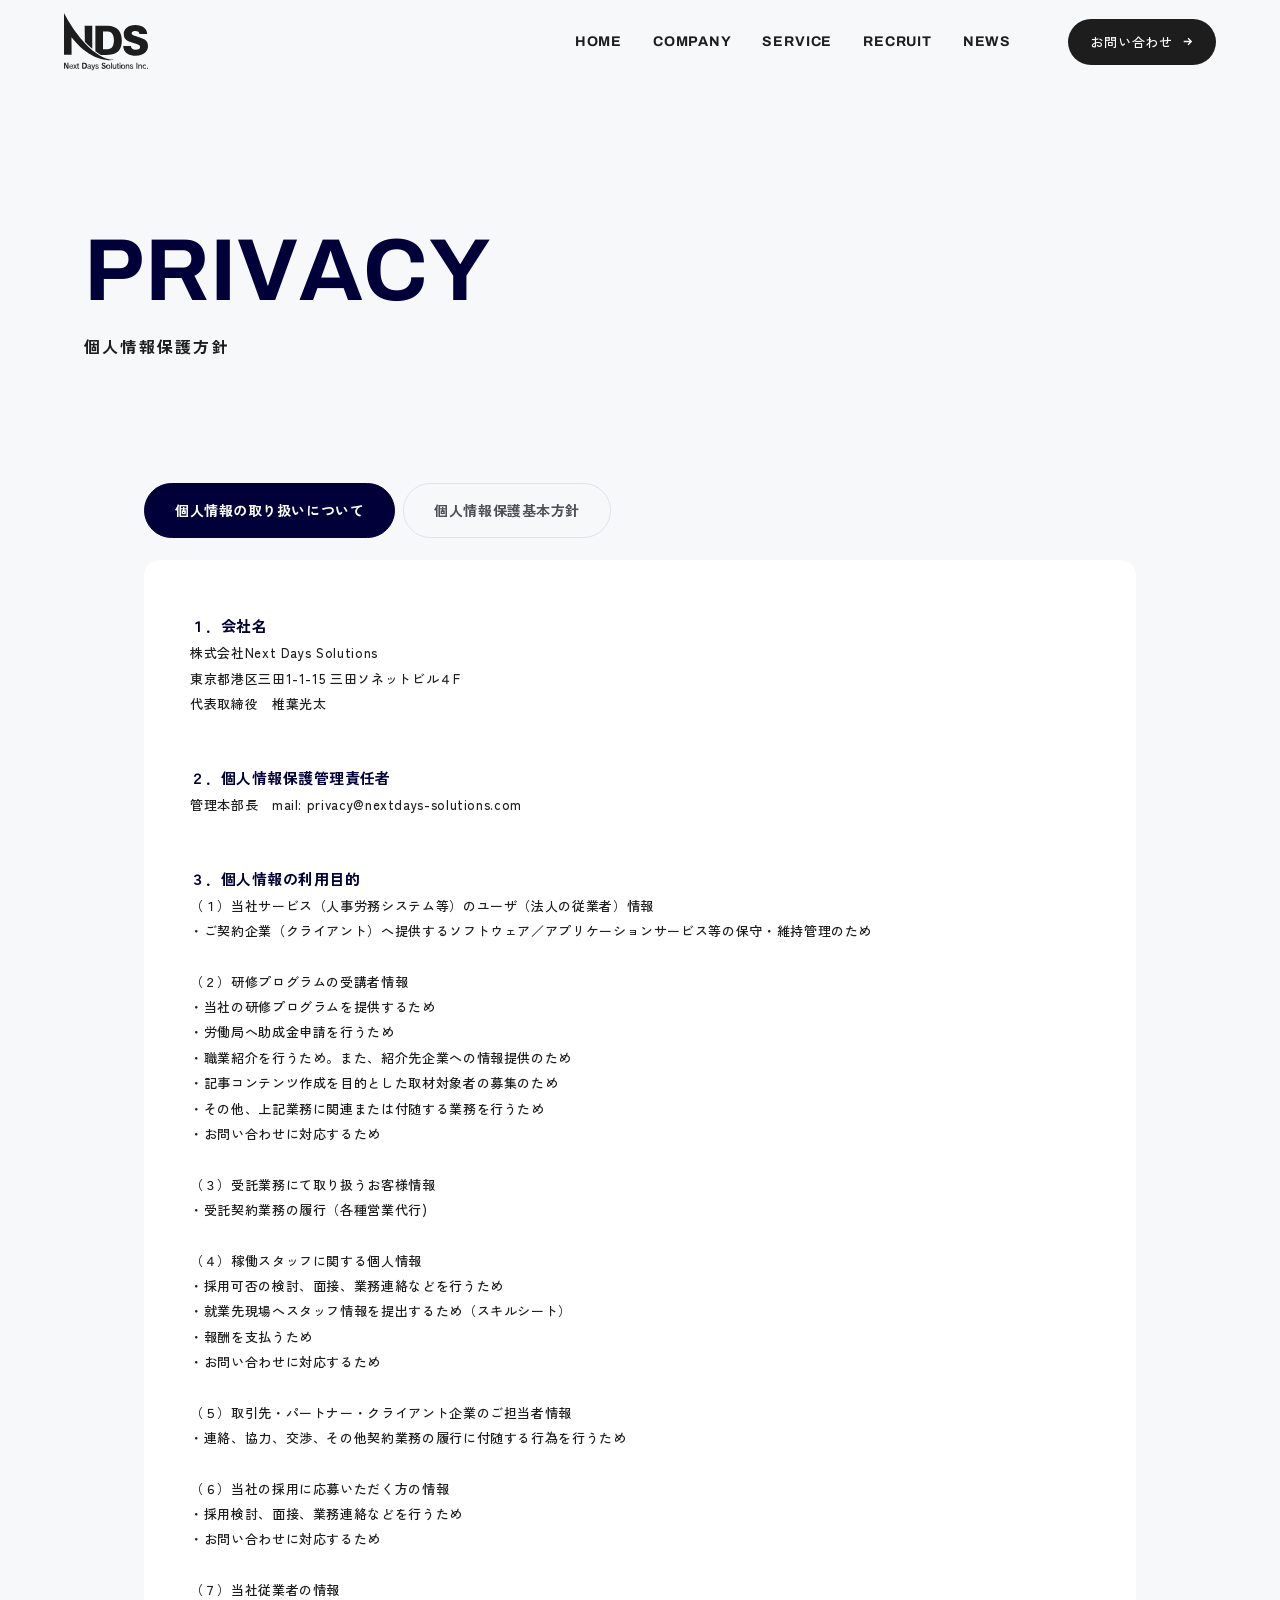
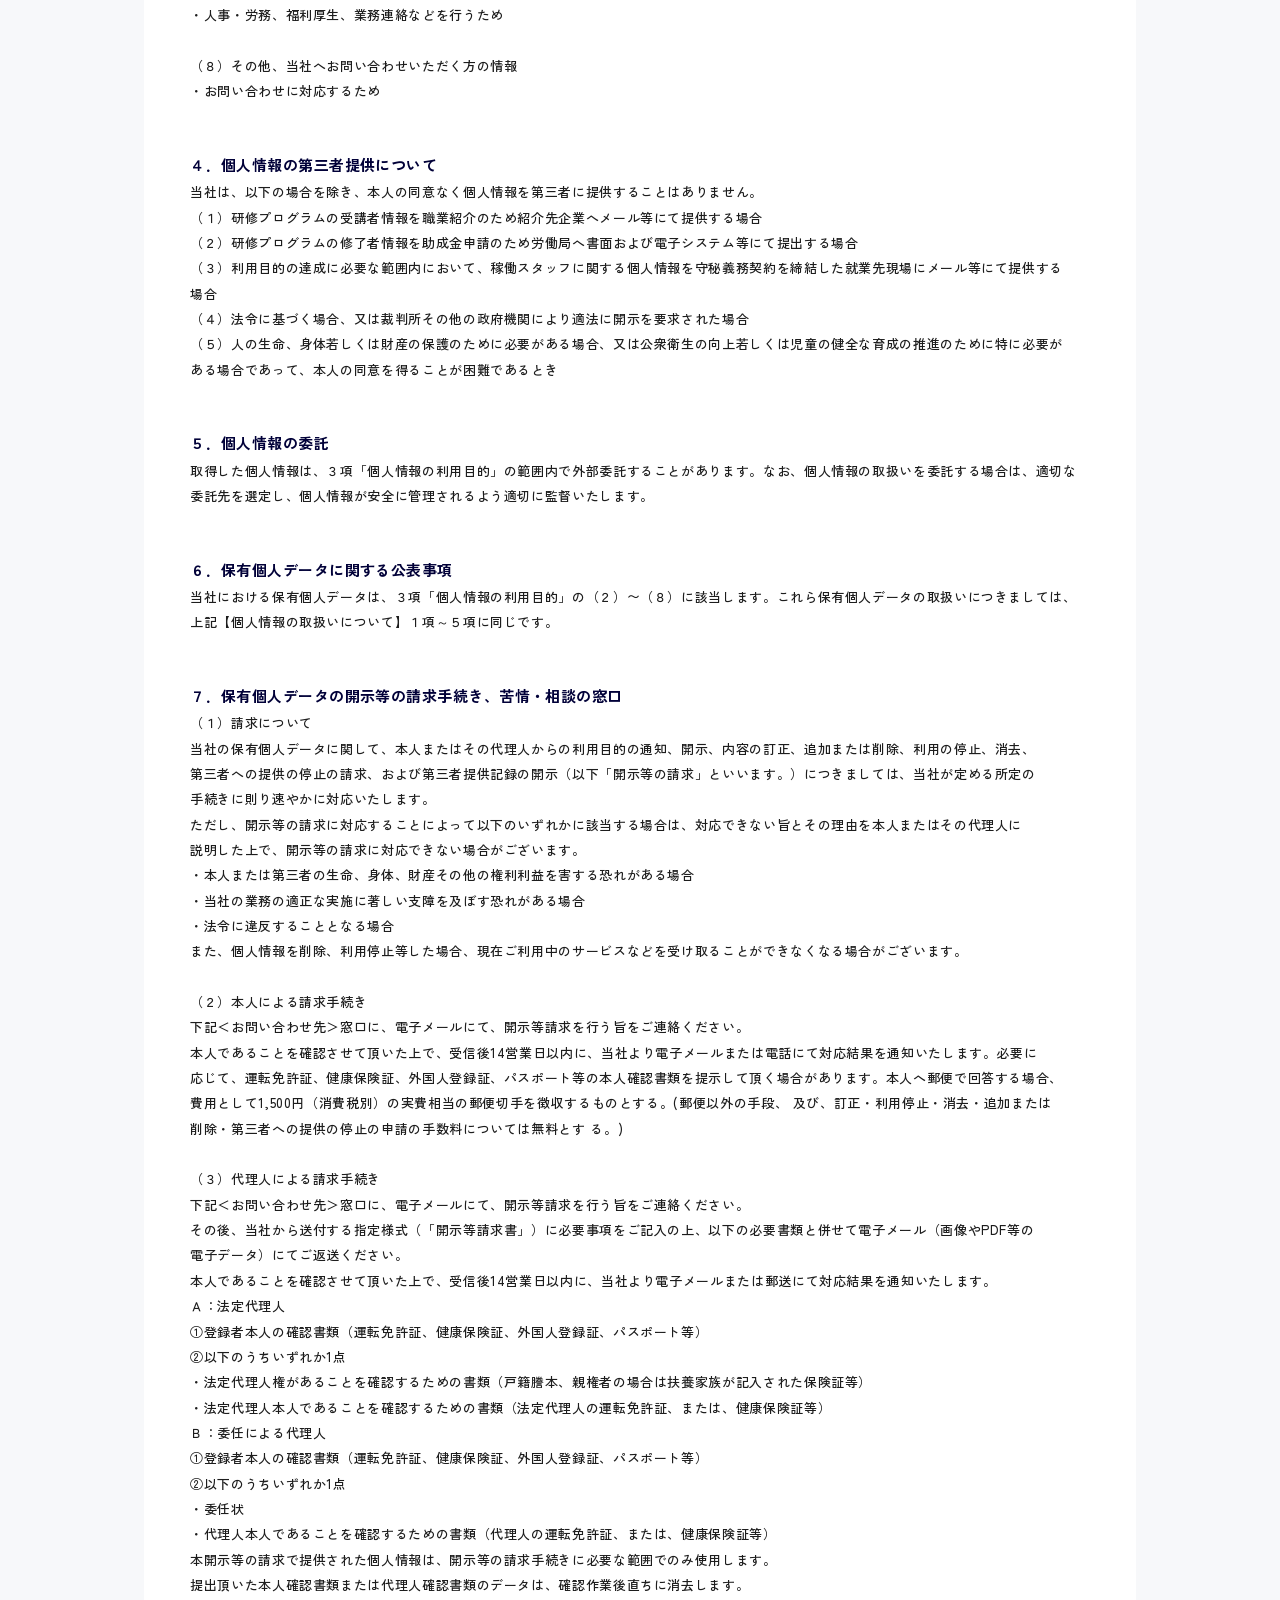
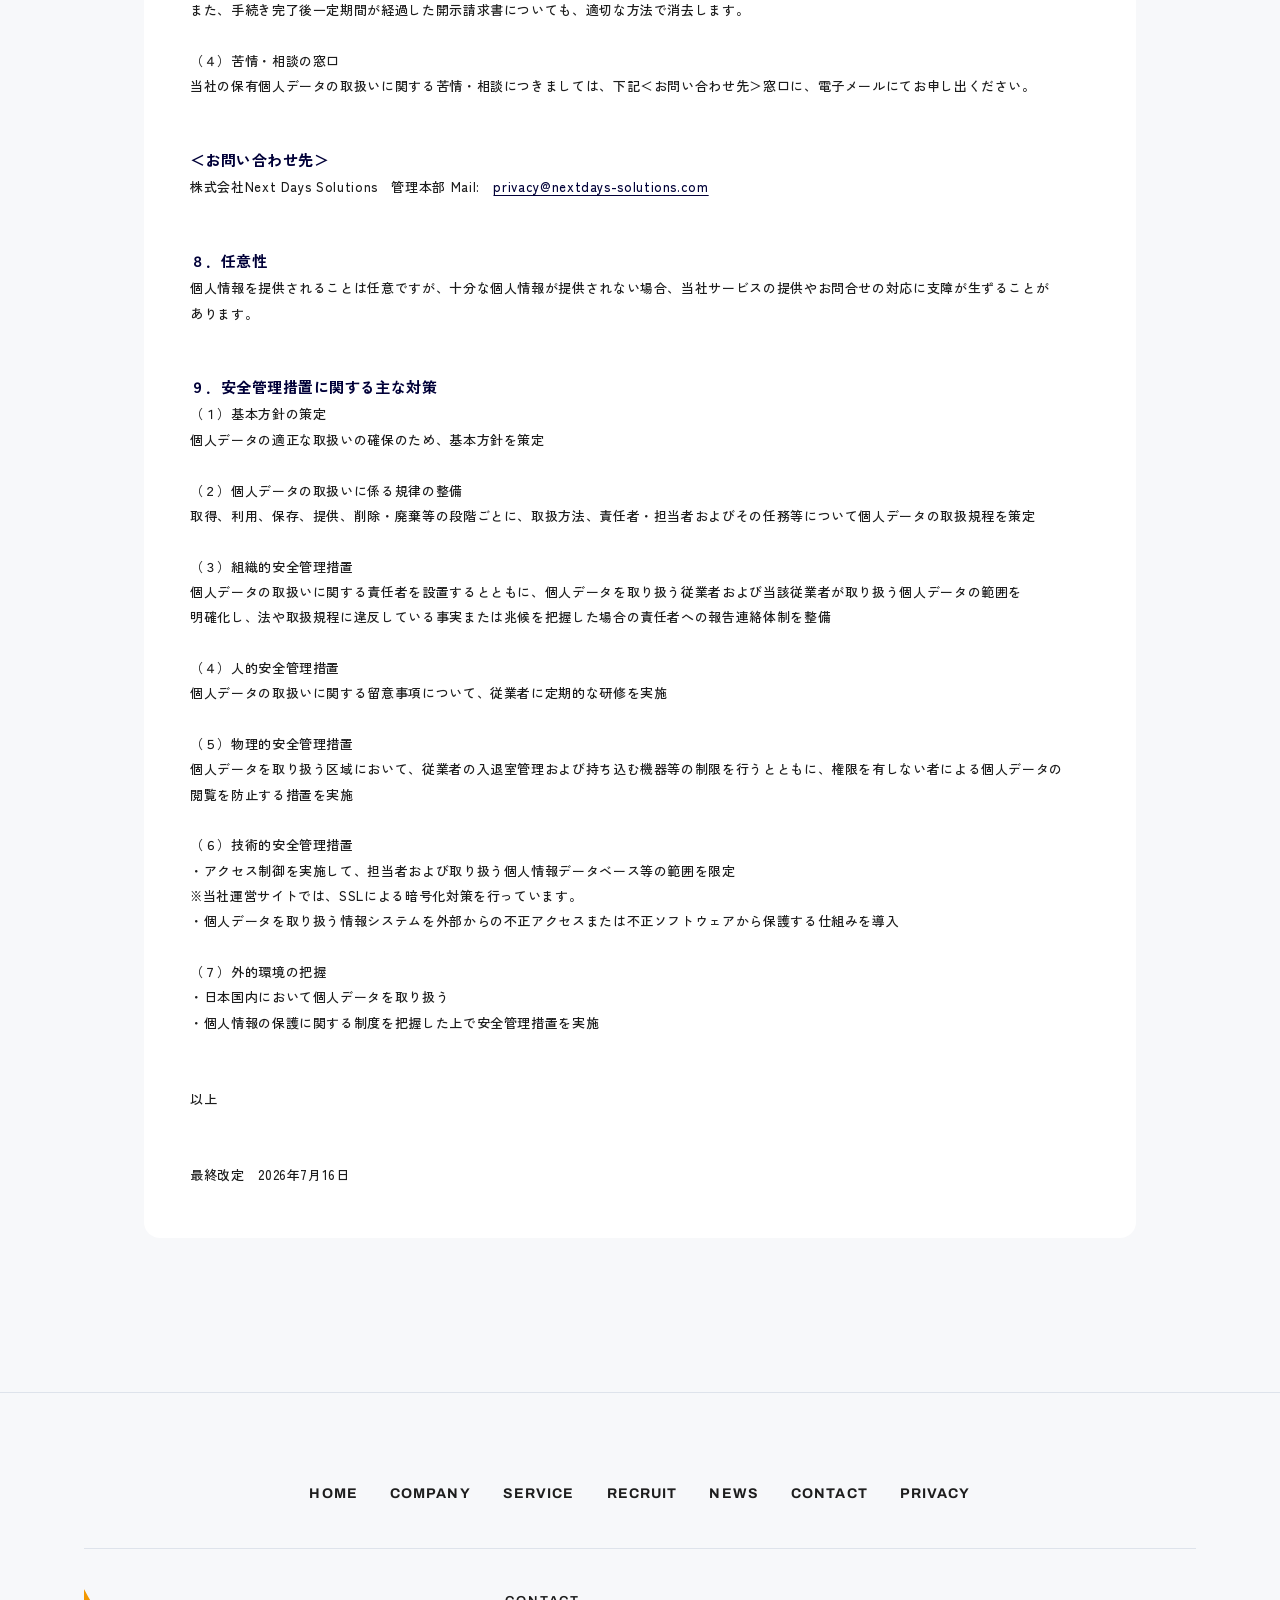
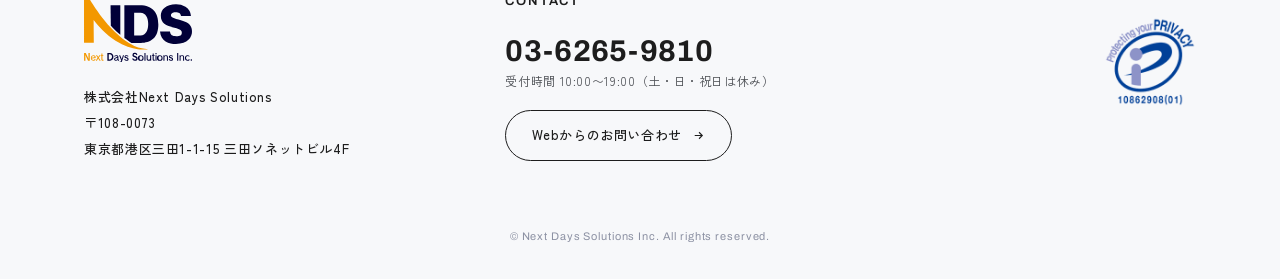
<file: privacy.html>
<!DOCTYPE html>
<html lang="ja">

<head>
  <meta charset="UTF-8">
  <meta name="viewport" content="width=device-width, initial-scale=1">
  <title>個人情報保護方針｜株式会社Next Days Solutions</title>
  <meta name="description" content="株式会社Next Days Solutions（ネクストデイズソリューションズ）の個人情報保護方針、個人情報の取り扱いについてご案内します。">

  <link rel="icon" type="image/png" href="image/favicon.png">
  <link rel="apple-touch-icon" href="image/favicon.png">

  <link rel="preconnect" href="https://fonts.googleapis.com">
  <link rel="preconnect" href="https://fonts.gstatic.com" crossorigin>
  <link href="https://fonts.googleapis.com/css2?family=Archivo:wght@500;600;700;800&family=Zen+Kaku+Gothic+New:wght@400;500;700;900&display=swap" rel="stylesheet">

  <link rel="stylesheet" href="css/base.css">
  <link rel="stylesheet" href="css/layout.css">
  <link rel="stylesheet" href="css/page.css">
</head>

<body>

  <header class="header">
    <div class="header__inner">
      <a class="header__logo" href="index.html" aria-label="株式会社Next Days Solutions ホーム">
        <svg xmlns="http://www.w3.org/2000/svg" viewBox="0 0 71.72985 48.90389" role="img">
          <title>Next Days Solutions</title>
        <path class="lg-hole" d="M37.45639,15.80941H33.313V30.871h4.14336c5.17922,0,5.17922-6.75273,5.17922-7.65539C42.63561,19.32578,41.14654,15.80941,37.45639,15.80941Z" />
        <path class="lg-text" d="M36.87382,10.83039H26.80667V32.56653c.9951.72152,3.70022,2.66542,4.72764,3.28349h5.33951c5.85881,0,12.49479-1.8674,12.49479-12.26074C49.36861,16.245,46.0342,10.83039,36.87382,10.83039ZM37.45639,30.871H33.313V15.80941h4.14336c3.69015,0,5.17922,3.51637,5.17922,7.40617C42.63561,24.11824,42.63561,30.871,37.45639,30.871Z" />
        <path class="lg-text" d="M62.76347,20.3216c-4.56427-1.36923-4.98517-1.86714-4.98517-2.925,0-1.77374,2.03933-1.99161,3.17221-1.99161,1.84531,0,3.26972.52894,3.46375,2.58266h6.636a8.01694,8.01694,0,0,0-3.6578-6.19246,12.43437,12.43437,0,0,0-6.40909-1.64926c-6.40961,0-9.97036,3.54745-9.97036,7.53066,0,5.16589,3.23688,6.59722,9.03154,8.122,4.27271,1.12027,4.92,1.96056,4.92,3.20505,0,1.58715-1.03584,2.30319-3.72246,2.30319-2.58959,0-3.8518-.84026-4.111-3.11214h-6.636c.38858,6.41061,5.98869,8.34012,10.58531,8.34012,7.93052,0,10.64949-4.60585,10.64949-8.09117C71.72985,22.998,68.13672,21.93978,62.76347,20.3216Z" />
        <path class="lg-text" d="M24.09977,30.45879V10.83039H17.626l.18829,13.62842A68.4026,68.4026,0,0,0,24.09977,30.45879Z" />
        <path class="lg-mark" d="M24.09977,31.72867a68.40114,68.40114,0,0,1-6.28547-6C7.13805,14.24166,0,0,0,0L.02566,35.73846H6.50455L6.37716,20.62373C24.66364,44.01189,42.63561,39.98844,42.63561,39.98844A26.39159,26.39159,0,0,1,29.84113,35.85c-1.02742-.61807-2.03936-1.29208-3.03446-2.0136Q25.43068,32.8387,24.09977,31.72867Z" />
        <path class="lg-mark" d="M2.68314,47.59078,1.248,44.68006A8.36205,8.36205,0,0,1,.8317,43.49642H.81313c.031.31687.11806,1.16422.11806,1.753v2.34138H.05513V42.54566H1.16722L2.60239,45.437a6.66053,6.66053,0,0,1,.45971,1.15775l.02487.00647a14.25209,14.25209,0,0,1-.13049-1.63645V42.54566h.86976v5.04512Z" />
        <path class="lg-mark" d="M5.1425,46.1419a1.04146,1.04146,0,0,0,1.081.95093,1.25428,1.25428,0,0,0,1.13074-.69863l.34787.4528A1.66623,1.66623,0,0,1,6.18,47.66847a1.87866,1.87866,0,0,1-.01857-3.73218A1.55845,1.55845,0,0,1,7.727,45.68261v.11006Zm1.01269-1.63645A1.01851,1.01851,0,0,0,5.13006,45.6051l1.94454-.27172A.88539.88539,0,0,0,6.15519,44.50545Z" />
        <path class="lg-mark" d="M10.31079,47.59078l-.8822-1.34531-.88841,1.34531H7.7884l1.2488-1.88227L7.90645,44.014H8.652l.78279,1.18364L10.2176,44.014h.7207L9.82621,45.68261l1.24871,1.90817Z" />
        <path class="lg-mark" d="M12.87611,47.66847c-.98782,0-1.32955-.21994-1.32955-1.0155V44.57666H11.062V44.014h.50945V42.88842h.6523V44.014h.60885v.56269h-.60885V46.5235c0,.50459.0994.54344.79522.54344Z" />
        <path class="lg-text" d="M17.28,47.59078H15.5094V42.54566h1.74582a2.27186,2.27186,0,0,1,2.28627,2.52248A2.26392,2.26392,0,0,1,17.28,47.59078Zm-.13662-4.23013h-.702V46.7758h.72691c.90085,0,1.44131-.69847,1.44131-1.71414C18.60956,43.99455,18.038,43.36065,17.14338,43.36065Z" />
        <path class="lg-text" d="M23.19991,47.62962a1.19168,1.19168,0,0,1-.25477.03237.58064.58064,0,0,1-.63986-.49812,1.51754,1.51754,0,0,1-1.26737.5046c-.702,0-1.05-.34276-1.06243-.938v-.03867c0-.69216.45357-1.04139,1.19284-1.20971.50945-.12282.963-.31686.963-.51737,0-.3557-.25476-.46576-.73313-.46576a1.39021,1.39021,0,0,0-1.06856.56917l-.292-.51738a1.74471,1.74471,0,0,1,1.404-.61447c.90085,0,1.39787.32333,1.39787,1.08023v1.701c0,.24583.11806.35588.30443.35588a.744.744,0,0,0,.19259-.03237Zm-1.03756-2.018a1.94989,1.94989,0,0,1-.82623.36865c-.4287.10988-.702.24582-.702.64684v.03885c.01857.29744.19259.44633.54667.44633a1.07167,1.07167,0,0,0,.9816-.57581Z" />
        <path class="lg-text" d="M25.31779,47.869c-.24855.75672-.67095,1.03491-1.59667,1.03491l-.18016-.61447h.09941c.72069,0,.86354-.14225,1.08721-.79557L23.31107,44.014H24.038l.86976,2.14735a3.40376,3.40376,0,0,1,.12427.40749c.01866.09063.031.17462.04344.2523h.00622a4.61273,4.61273,0,0,1,.14293-.65979l.65852-2.14735h.67716Z" />
        <path class="lg-text" d="M28.19989,47.66847a1.75316,1.75316,0,0,1-1.46-.72453l.30442-.5368a1.45518,1.45518,0,0,0,1.168.67274c.47215,0,.70826-.16184.70826-.44633,0-.33646-.2672-.51755-.90707-.6598-.82631-.18108-1.16174-.54974-1.16174-1.04786,0-.58211.47836-.9896,1.32324-.9896a1.55486,1.55486,0,0,1,1.342.58211l-.28577.524a1.25467,1.25467,0,0,0-1.06243-.54991c-.41005,0-.63987.14872-.63987.40749,0,.23936.15528.37513.73305.51108.92572.207,1.34821.56916,1.34821,1.216C29.61019,47.28039,29.14417,47.66847,28.19989,47.66847Z" />
        <path class="lg-text" d="M33.8462,47.71378a1.84212,1.84212,0,0,1-1.88245-1.31311l.69591-.48518a1.32971,1.32971,0,0,0,1.18654.97683c.54667,0,.845-.25877.845-.64685,0-.36235-.21125-.57563-.72078-.76984l-.70187-.25213c-.75809-.28466-1.106-.65332-1.106-1.37137a1.48457,1.48457,0,0,1,1.64633-1.42947,1.60433,1.60433,0,0,1,1.68372,1.00255l-.67725.5046a.98593.98593,0,0,0-.9753-.71158c-.522,0-.78909.26525-.78909.58875,0,.27155.18024.45264.61516.60154l.74548.25212a1.52224,1.52224,0,0,1,1.2178,1.48773C35.62941,47.1315,34.98929,47.71378,33.8462,47.71378Z" />
        <path class="lg-text" d="M37.8403,47.66847a1.874,1.874,0,1,1,1.70221-1.86933A1.67528,1.67528,0,0,1,37.8403,47.66847Zm0-3.15007c-.57155,0-1.0126.47222-1.0126,1.28074,0,.802.441,1.29369,1.0126,1.29369.59642,0,1.0126-.4787,1.0126-1.29369C38.8529,44.99062,38.43672,44.5184,37.8403,44.5184Z" />
        <path class="lg-text" d="M40.14455,47.59078V42.54566h.702v5.04512Z" />
        <path class="lg-text" d="M43.99,47.59078v-.485a1.23883,1.23883,0,0,1-1.137.56269,1.17574,1.17574,0,0,1-1.25485-1.20954V44.014h.67717v2.28312a.71152.71152,0,0,0,.74548.76337.923.923,0,0,0,.91329-.65979V44.014h.68347v3.57681Z" />
        <path class="lg-text" d="M46.92782,47.66847c-.98773,0-1.32947-.21994-1.32947-1.0155V44.57666h-.48449V44.014h.50937V42.88842h.65229V44.014h.60886v.56269h-.60886V46.5235c0,.50459.09949.54344.79523.54344Z" />
        <path class="lg-text" d="M47.46819,43.393v-.84736h.72061V43.393Zm.01244,4.19776V44.014h.6896v3.57681Z" />
        <path class="lg-text" d="M50.46852,47.66847a1.874,1.874,0,1,1,1.70221-1.86933A1.67528,1.67528,0,0,1,50.46852,47.66847Zm0-3.15007c-.57155,0-1.0126.47222-1.0126,1.28074,0,.802.44105,1.29369,1.0126,1.29369.59642,0,1.0126-.4787,1.0126-1.29369C51.48112,44.99062,51.06494,44.5184,50.46852,44.5184Z" />
        <path class="lg-text" d="M55.084,47.59078V45.28159a.70835.70835,0,0,0-.74548-.76319.92043.92043,0,0,0-.91329.65979v2.41259h-.67716V44.014h.62129v.49148a1.21053,1.21053,0,0,1,1.14309-.56916,1.18422,1.18422,0,0,1,1.24872,1.23542v2.41907Z" />
        <path class="lg-text" d="M57.74855,47.66847a1.75373,1.75373,0,0,1-1.46013-.72453l.30443-.5368a1.45554,1.45554,0,0,0,1.168.67274c.47223,0,.70834-.16184.70834-.44633,0-.33646-.26712-.51755-.90715-.6598-.82623-.18108-1.16166-.54974-1.16166-1.04786,0-.58211.47836-.9896,1.32333-.9896a1.555,1.555,0,0,1,1.3419.58211l-.28586.524a1.2544,1.2544,0,0,0-1.06234-.54991c-.41,0-.63986.14872-.63986.40749,0,.23936.15536.37513.733.51108.92572.207,1.34821.56916,1.34821,1.216C59.15877,47.28039,58.69284,47.66847,57.74855,47.66847Z" />
        <path class="lg-text" d="M61.86029,47.59078V42.54566h.73321v5.04512Z" />
        <path class="lg-text" d="M65.81121,47.59078V45.28159a.70836.70836,0,0,0-.74549-.76319.92043.92043,0,0,0-.91328.65979v2.41259h-.67717V44.014h.62129v.49148a1.21055,1.21055,0,0,1,1.1431-.56916,1.18422,1.18422,0,0,1,1.24872,1.23542v2.41907Z" />
        <path class="lg-text" d="M68.81136,47.66847a1.86981,1.86981,0,0,1,0-3.73218,1.64061,1.64061,0,0,1,1.29216.52384l-.24225.56934a1.14253,1.14253,0,0,0-.96916-.51107,1.29149,1.29149,0,0,0,.00613,2.568,1.20123,1.20123,0,0,0,1.00034-.524l.24225.53049A1.59132,1.59132,0,0,1,68.81136,47.66847Z" />
        <path class="lg-text" d="M70.89806,47.59078v-.90544h.77666v.90544Z" />
        </svg>
      </a>

      <nav class="header__nav">
        <a href="index.html">HOME</a>
        <a href="company.html">COMPANY</a>
        <a href="service.html">SERVICE</a>
        <a href="recruit.html">RECRUIT</a>
        <a href="news.html">NEWS</a>
      </nav>

      <a class="header__cta" href="contact.html">
        お問い合わせ
        <svg width="13" height="13" viewBox="0 0 24 24" fill="none" stroke="currentColor" stroke-width="2.4" aria-hidden="true">
          <path d="M5 12h14M13 6l6 6-6 6" />
        </svg>
      </a>

      <button class="burger" type="button" aria-label="メニューを開く" aria-expanded="false" aria-controls="drawer">
        <span></span><span></span><span></span>
      </button>
    </div>
  </header>

  <!-- ============ ドロワー（SP） ============ -->
  <nav class="drawer" id="drawer">
    <ul class="drawer__list">
      <li><a href="index.html">HOME<span>ホーム</span></a></li>
      <li><a href="company.html">COMPANY<span>会社案内</span></a></li>
      <li><a href="service.html">SERVICE<span>事業案内</span></a></li>
      <li><a href="recruit.html">RECRUIT<span>採用情報</span></a></li>
      <li><a href="news.html">NEWS<span>お知らせ</span></a></li>
      <li><a href="contact.html">CONTACT<span>お問い合わせ</span></a></li>
      <li><a href="privacy.html">PRIVACY<span>個人情報保護方針</span></a></li>
    </ul>
  </nav>

  <main>

    <!-- ============ ページ見出し ============ -->
    <!-- --page-c は TOP の 3 導線で使っている各ページの色 -->
    <section class="phead" style="--page-c: #010038;">
      <div class="inner">
        <h1 class="phead__en split-mask">PRIVACY</h1>
        <p class="phead__ja">個人情報保護方針</p>
      </div>
    </section>

    <!-- ============ 本文 ============ -->
    <!--
      既存サイトと同じく 2 つの内容をタブで出し分ける。
      文言は既存 HP のものをそのまま移している。
    -->
    <section class="section pv-sec">
      <div class="inner pv__inner">

        <div class="pv__tabs" role="tablist">
          <button class="pv__tab is-current" type="button" role="tab"
                  aria-selected="true" aria-controls="pv-panel-1" id="pv-tab-1">
            個人情報の取り扱いについて
          </button>
          <button class="pv__tab" type="button" role="tab"
                  aria-selected="false" aria-controls="pv-panel-2" id="pv-tab-2">
            個人情報保護基本方針
          </button>
        </div>

        <div class="pv__card">
          <div class="pv__panel is-current" id="pv-panel-1" role="tabpanel" aria-labelledby="pv-tab-1">
            <span>１．会社名</span><br>
            株式会社Next Days Solutions<br>
            東京都港区三田1-1-15 三田ソネットビル４F<br>
            代表取締役　椎葉光太<br>
            <br>

            <span>２．個人情報保護管理責任者</span><br>
            管理本部長　mail: privacy@nextdays-solutions.com<br>
            <br>

            <span>３．個人情報の利用目的</span><br>
              （１）当社サービス（人事労務システム等）のユーザ（法人の従業者）情報 <br>
                  ・ご契約企業（クライアント）へ提供するソフトウェア／アプリケーションサービス等の保守・維持管理のため <br>
            <br>
              （２）研修プログラムの受講者情報 <br>
                  ・当社の研修プログラムを提供するため <br>
                  ・労働局へ助成金申請を行うため <br>
            ・職業紹介を行うため。また、紹介先企業への情報提供のため <br>
                  ・記事コンテンツ作成を目的とした取材対象者の募集のため <br>
                  ・その他、上記業務に関連または付随する業務を行うため <br>
                  ・お問い合わせに対応するため <br>
            <br>
              （３）受託業務にて取り扱うお客様情報<br>
                  ・受託契約業務の履行（各種営業代行) <br>
            <br>
              （４）稼働スタッフに関する個人情報<br>
                  ・採用可否の検討、面接、業務連絡などを行うため <br>
                  ・就業先現場へスタッフ情報を提出するため（スキルシート） <br>
                  ・報酬を支払うため <br>
                  ・お問い合わせに対応するため <br>
            <br>
              （５）取引先・パートナー・クライアント企業のご担当者情報<br>
                  ・連絡、協力、交渉、その他契約業務の履行に付随する行為を行うため <br>
            <br>
              （６）当社の採用に応募いただく方の情報 <br>
                  ・採用検討、面接、業務連絡などを行うため <br>
                  ・お問い合わせに対応するため <br>
            <br>
              （７）当社従業者の情報 <br>
                  ・人事・労務、福利厚生、業務連絡などを行うため <br>
            <br>
              （８）その他、当社へお問い合わせいただく方の情報<br>
                  ・お問い合わせに対応するため
            <br><br>

            <span>４．個人情報の第三者提供について</span><br>
              当社は、以下の場合を除き、本人の同意なく個人情報を第三者に提供することはありません。 <br>
              （１）研修プログラムの受講者情報を職業紹介のため紹介先企業へメール等にて提供する場合 <br>
              （２）研修プログラムの修了者情報を助成金申請のため労働局へ書面および電子システム等にて提出する場合 <br>
              （３）利用目的の達成に必要な範囲内において、稼働スタッフに関する個人情報を守秘義務契約を締結した就業先現場にメール等にて提供する場合 <br>
              （４）法令に基づく場合、又は裁判所その他の政府機関により適法に開示を要求された場合 <br>
              （５）人の生命、身体若しくは財産の保護のために必要がある場合、又は公衆衛生の向上若しくは児童の健全な育成の推進のために特に必要がある場合であって、本人の同意を得ることが困難であるとき
            <br><br>

            <span>５．個人情報の委託</span><br>
              取得した個人情報は、３項「個人情報の利用目的」の範囲内で外部委託することがあります。なお、個人情報の取扱いを委託する場合は、適切な委託先を選定し、個人情報が安全に管理されるよう適切に監督いたします。
            <br><br>

            <span>６．保有個人データに関する公表事項</span><br>
              当社における保有個人データは、３項「個人情報の利用目的」の（２）〜（８）に該当します。これら保有個人データの取扱いにつきましては、上記【個人情報の取扱いについて】１項～５項に同じです。
            <br><br>

            <span>７．保有個人データの開示等の請求手続き、苦情・相談の窓口</span><br>
              （１）請求について <br>
              当社の保有個人データに関して、本人またはその代理人からの利用目的の通知、開示、内容の訂正、追加または削除、利用の停止、消去、第三者への提供の停止の請求、および第三者提供記録の開示（以下「開示等の請求」といいます。）につきましては、当社が定める所定の手続きに則り速やかに対応いたします。 <br>
              ただし、開示等の請求に対応することによって以下のいずれかに該当する場合は、対応できない旨とその理由を本人またはその代理人に説明した上で、開示等の請求に対応できない場合がございます。 <br>
                  ・本人または第三者の生命、身体、財産その他の権利利益を害する恐れがある場合 <br>
                  ・当社の業務の適正な実施に著しい支障を及ぼす恐れがある場合 <br>
                  ・法令に違反することとなる場合 <br>
              また、個人情報を削除、利用停止等した場合、現在ご利用中のサービスなどを受け取ることができなくなる場合がございます。<br><br>

              （２）本人による請求手続き<br>
              下記＜お問い合わせ先＞窓口に、電子メールにて、開示等請求を行う旨をご連絡ください。 <br>
            本人であることを確認させて頂いた上で、受信後14営業日以内に、当社より電子メールまたは電話にて対応結果を通知いたします。必要に応じて、運転免許証、健康保険証、外国人登録証、パスポート等の本人確認書類を提示して頂く場合があります。本人へ郵便で回答する場合、費用として1,500円（消費税別）の実費相当の郵便切手を徴収するものとする。(郵便以外の手段、 及び、訂正・利用停止・消去・追加または削除・第三者への提供の停止の申請の手数料については無料とす る。)<br><br>

              （３）代理人による請求手続き<br>
              下記＜お問い合わせ先＞窓口に、電子メールにて、開示等請求を行う旨をご連絡ください。 <br>その後、当社から送付する指定様式（「開示等請求書」）に必要事項をご記入の上、以下の必要書類と併せて電子メール（画像やPDF等の電子データ）にてご返送ください。 <br>
            本人であることを確認させて頂いた上で、受信後14営業日以内に、当社より電子メールまたは郵送にて対応結果を通知いたします。 <br>
                Ａ：法定代理人 <br>
                  ①登録者本人の確認書類（運転免許証、健康保険証、外国人登録証、パスポート等） <br>
                  ②以下のうちいずれか1点 <br>
                  ・法定代理人権があることを確認するための書類（戸籍謄本、親権者の場合は扶養家族が記入された保険証等） <br>
                  ・法定代理人本人であることを確認するための書類（法定代理人の運転免許証、または、健康保険証等） <br>
                Ｂ：委任による代理人 <br>
                  ①登録者本人の確認書類（運転免許証、健康保険証、外国人登録証、パスポート等） <br>
                  ②以下のうちいずれか1点 <br>
                  ・委任状 <br>
                  ・代理人本人であることを確認するための書類（代理人の運転免許証、または、健康保険証等） <br>
              本開示等の請求で提供された個人情報は、開示等の請求手続きに必要な範囲でのみ使用します。 <br>
              提出頂いた本人確認書類または代理人確認書類のデータは、確認作業後直ちに消去します。 <br>
              また、手続き完了後一定期間が経過した開示請求書についても、適切な方法で消去します。 <br>
            <br>
              （４）苦情・相談の窓口<br>
              当社の保有個人データの取扱いに関する苦情・相談につきましては、下記＜お問い合わせ先＞窓口に、電子メールにてお申し出ください。<br>
            <br>
            <span>＜お問い合わせ先＞</span><br>
            株式会社Next Days Solutions　管理本部
            Mail:　<a href="mailto:privacy@nextdays-solutions.com">privacy@nextdays-solutions.com</a>
            <br><br>

            <span>８．任意性</span><br>
            個人情報を提供されることは任意ですが、十分な個人情報が提供されない場合、当社サービスの提供やお問合せの対応に支障が生ずることがあります。
            <br><br>

            <span>９．安全管理措置に関する主な対策</span><br>
            （１）基本方針の策定<br>
            個人データの適正な取扱いの確保のため、基本方針を策定<br>
            <br>
            （２）個人データの取扱いに係る規律の整備<br>
            取得、利用、保存、提供、削除・廃棄等の段階ごとに、取扱方法、責任者・担当者およびその任務等について個人データの取扱規程を策定<br>
            <br>
            （３）組織的安全管理措置<br>
            個人データの取扱いに関する責任者を設置するとともに、個人データを取り扱う従業者および当該従業者が取り扱う個人データの範囲を明確化し、法や取扱規程に違反している事実または兆候を把握した場合の責任者への報告連絡体制を整備<br>
            <br>
            （４）人的安全管理措置<br>
            個人データの取扱いに関する留意事項について、従業者に定期的な研修を実施<br>
            <br>
            （５）物理的安全管理措置<br>
            個人データを取り扱う区域において、従業者の入退室管理および持ち込む機器等の制限を行うとともに、権限を有しない者による個人データの閲覧を防止する措置を実施<br>
            <br>
            （６）技術的安全管理措置<br>
            ・アクセス制御を実施して、担当者および取り扱う個人情報データベース等の範囲を限定<br>
            ※当社運営サイトでは、SSLによる暗号化対策を行っています。<br>
            ・個人データを取り扱う情報システムを外部からの不正アクセスまたは不正ソフトウェアから保護する仕組みを導入<br>
            <br>
            （７）外的環境の把握<br>
            ・日本国内において個人データを取り扱う<br>
            ・個人情報の保護に関する制度を把握した上で安全管理措置を実施<br>
            <br><br>

            以上<br>
            <br><br>

            最終改定　2026年7月16日
          </div>

          <div class="pv__panel" id="pv-panel-2" role="tabpanel" aria-labelledby="pv-tab-2" hidden>
            株式会社Next Days Solutions（以下「当社」といいます）は、当社のシステム開発事業・キャリア支援事業等を通し、皆様の今日より快適な明日を創造する企業として、果たすべき重要な企業責任を認識し、個人情報保護の徹底を図ることが責務と考え、次の通り「個人情報保護方針」を制定します。<br><br>当社の役員、従業員の全てが、この「個人情報保護方針」を理解し、個人情報の保護に対して努力を続けてまいります。<br><br>１．当社は、個人情報の取得・利用に際して、利用目的を明確にし、本人同意を得た上で、利用目的達成の範囲で適法かつ公正な手段によって取得・利用を行います。また、利用目的の範囲を超えた個人情報の取扱いを行わないために適切かつ必要な対策・措置を講じます。<br><br>２．当社が保有している個人情報は、本人の同意を得ずに目的外利用、第三者への提供・開示は行いません。<br><br>３．個人情報の取扱いに関する法令、国が定める指針、その他規範を特定し、それらを遵守します。<br><br>４．業務の特性、及び取り扱う個人情報の特性、ならびにその量などを考慮し、適正な個人情報の取扱いを行うよう努力します。<br><br>５．個人情報の漏洩、滅失又は毀損の防止、及び是正に関して、安全管理のために必要かつ適切な情報セキュリティ対策・措置を講じます。<br><br>６．当社の個人情報保護マネジメントシステムの継続的な改善を行います。<br><br>７．ご提出頂いた個人情報に関する苦情、相談、及びその他のお問い合わせに、適切かつ迅速に対応いたします。<br><br>＜個人情報に関するお問い合わせ＞<br>株式会社Next Days Solutions　管理本部<br>Mail:　<a href="mailto:privacy@nextdays-solutions.com">privacy@nextdays-solutions.com</a><br><br>平成27年9月1日　制定<br>令和8年7月16日　最終改定<br><br>株式会社Next Days Solutions<br>代表取締役社長　椎葉 光太
          </div>
        </div>

      </div>
    </section>

  </main>

  <footer class="footer">
    <div class="inner">
      <nav class="footer__nav">
        <a href="index.html">HOME</a>
        <a href="company.html">COMPANY</a>
        <a href="service.html">SERVICE</a>
        <a href="recruit.html">RECRUIT</a>
        <a href="news.html">NEWS</a>
        <a href="contact.html">CONTACT</a>
        <a href="privacy.html">PRIVACY</a>
      </nav>

      <div class="footer__body">
        <div>
          <div class="footer__logo">
            <svg xmlns="http://www.w3.org/2000/svg" viewBox="0 0 71.72985 48.90389" role="img">
              <title>株式会社Next Days Solutions</title>
          <path class="lg-hole" d="M37.45639,15.80941H33.313V30.871h4.14336c5.17922,0,5.17922-6.75273,5.17922-7.65539C42.63561,19.32578,41.14654,15.80941,37.45639,15.80941Z" />
          <path class="lg-text" d="M36.87382,10.83039H26.80667V32.56653c.9951.72152,3.70022,2.66542,4.72764,3.28349h5.33951c5.85881,0,12.49479-1.8674,12.49479-12.26074C49.36861,16.245,46.0342,10.83039,36.87382,10.83039ZM37.45639,30.871H33.313V15.80941h4.14336c3.69015,0,5.17922,3.51637,5.17922,7.40617C42.63561,24.11824,42.63561,30.871,37.45639,30.871Z" />
          <path class="lg-text" d="M62.76347,20.3216c-4.56427-1.36923-4.98517-1.86714-4.98517-2.925,0-1.77374,2.03933-1.99161,3.17221-1.99161,1.84531,0,3.26972.52894,3.46375,2.58266h6.636a8.01694,8.01694,0,0,0-3.6578-6.19246,12.43437,12.43437,0,0,0-6.40909-1.64926c-6.40961,0-9.97036,3.54745-9.97036,7.53066,0,5.16589,3.23688,6.59722,9.03154,8.122,4.27271,1.12027,4.92,1.96056,4.92,3.20505,0,1.58715-1.03584,2.30319-3.72246,2.30319-2.58959,0-3.8518-.84026-4.111-3.11214h-6.636c.38858,6.41061,5.98869,8.34012,10.58531,8.34012,7.93052,0,10.64949-4.60585,10.64949-8.09117C71.72985,22.998,68.13672,21.93978,62.76347,20.3216Z" />
          <path class="lg-text" d="M24.09977,30.45879V10.83039H17.626l.18829,13.62842A68.4026,68.4026,0,0,0,24.09977,30.45879Z" />
          <path class="lg-mark" d="M24.09977,31.72867a68.40114,68.40114,0,0,1-6.28547-6C7.13805,14.24166,0,0,0,0L.02566,35.73846H6.50455L6.37716,20.62373C24.66364,44.01189,42.63561,39.98844,42.63561,39.98844A26.39159,26.39159,0,0,1,29.84113,35.85c-1.02742-.61807-2.03936-1.29208-3.03446-2.0136Q25.43068,32.8387,24.09977,31.72867Z" />
          <path class="lg-mark" d="M2.68314,47.59078,1.248,44.68006A8.36205,8.36205,0,0,1,.8317,43.49642H.81313c.031.31687.11806,1.16422.11806,1.753v2.34138H.05513V42.54566H1.16722L2.60239,45.437a6.66053,6.66053,0,0,1,.45971,1.15775l.02487.00647a14.25209,14.25209,0,0,1-.13049-1.63645V42.54566h.86976v5.04512Z" />
          <path class="lg-mark" d="M5.1425,46.1419a1.04146,1.04146,0,0,0,1.081.95093,1.25428,1.25428,0,0,0,1.13074-.69863l.34787.4528A1.66623,1.66623,0,0,1,6.18,47.66847a1.87866,1.87866,0,0,1-.01857-3.73218A1.55845,1.55845,0,0,1,7.727,45.68261v.11006Zm1.01269-1.63645A1.01851,1.01851,0,0,0,5.13006,45.6051l1.94454-.27172A.88539.88539,0,0,0,6.15519,44.50545Z" />
          <path class="lg-mark" d="M10.31079,47.59078l-.8822-1.34531-.88841,1.34531H7.7884l1.2488-1.88227L7.90645,44.014H8.652l.78279,1.18364L10.2176,44.014h.7207L9.82621,45.68261l1.24871,1.90817Z" />
          <path class="lg-mark" d="M12.87611,47.66847c-.98782,0-1.32955-.21994-1.32955-1.0155V44.57666H11.062V44.014h.50945V42.88842h.6523V44.014h.60885v.56269h-.60885V46.5235c0,.50459.0994.54344.79522.54344Z" />
          <path class="lg-text" d="M17.28,47.59078H15.5094V42.54566h1.74582a2.27186,2.27186,0,0,1,2.28627,2.52248A2.26392,2.26392,0,0,1,17.28,47.59078Zm-.13662-4.23013h-.702V46.7758h.72691c.90085,0,1.44131-.69847,1.44131-1.71414C18.60956,43.99455,18.038,43.36065,17.14338,43.36065Z" />
          <path class="lg-text" d="M23.19991,47.62962a1.19168,1.19168,0,0,1-.25477.03237.58064.58064,0,0,1-.63986-.49812,1.51754,1.51754,0,0,1-1.26737.5046c-.702,0-1.05-.34276-1.06243-.938v-.03867c0-.69216.45357-1.04139,1.19284-1.20971.50945-.12282.963-.31686.963-.51737,0-.3557-.25476-.46576-.73313-.46576a1.39021,1.39021,0,0,0-1.06856.56917l-.292-.51738a1.74471,1.74471,0,0,1,1.404-.61447c.90085,0,1.39787.32333,1.39787,1.08023v1.701c0,.24583.11806.35588.30443.35588a.744.744,0,0,0,.19259-.03237Zm-1.03756-2.018a1.94989,1.94989,0,0,1-.82623.36865c-.4287.10988-.702.24582-.702.64684v.03885c.01857.29744.19259.44633.54667.44633a1.07167,1.07167,0,0,0,.9816-.57581Z" />
          <path class="lg-text" d="M25.31779,47.869c-.24855.75672-.67095,1.03491-1.59667,1.03491l-.18016-.61447h.09941c.72069,0,.86354-.14225,1.08721-.79557L23.31107,44.014H24.038l.86976,2.14735a3.40376,3.40376,0,0,1,.12427.40749c.01866.09063.031.17462.04344.2523h.00622a4.61273,4.61273,0,0,1,.14293-.65979l.65852-2.14735h.67716Z" />
          <path class="lg-text" d="M28.19989,47.66847a1.75316,1.75316,0,0,1-1.46-.72453l.30442-.5368a1.45518,1.45518,0,0,0,1.168.67274c.47215,0,.70826-.16184.70826-.44633,0-.33646-.2672-.51755-.90707-.6598-.82631-.18108-1.16174-.54974-1.16174-1.04786,0-.58211.47836-.9896,1.32324-.9896a1.55486,1.55486,0,0,1,1.342.58211l-.28577.524a1.25467,1.25467,0,0,0-1.06243-.54991c-.41005,0-.63987.14872-.63987.40749,0,.23936.15528.37513.73305.51108.92572.207,1.34821.56916,1.34821,1.216C29.61019,47.28039,29.14417,47.66847,28.19989,47.66847Z" />
          <path class="lg-text" d="M33.8462,47.71378a1.84212,1.84212,0,0,1-1.88245-1.31311l.69591-.48518a1.32971,1.32971,0,0,0,1.18654.97683c.54667,0,.845-.25877.845-.64685,0-.36235-.21125-.57563-.72078-.76984l-.70187-.25213c-.75809-.28466-1.106-.65332-1.106-1.37137a1.48457,1.48457,0,0,1,1.64633-1.42947,1.60433,1.60433,0,0,1,1.68372,1.00255l-.67725.5046a.98593.98593,0,0,0-.9753-.71158c-.522,0-.78909.26525-.78909.58875,0,.27155.18024.45264.61516.60154l.74548.25212a1.52224,1.52224,0,0,1,1.2178,1.48773C35.62941,47.1315,34.98929,47.71378,33.8462,47.71378Z" />
          <path class="lg-text" d="M37.8403,47.66847a1.874,1.874,0,1,1,1.70221-1.86933A1.67528,1.67528,0,0,1,37.8403,47.66847Zm0-3.15007c-.57155,0-1.0126.47222-1.0126,1.28074,0,.802.441,1.29369,1.0126,1.29369.59642,0,1.0126-.4787,1.0126-1.29369C38.8529,44.99062,38.43672,44.5184,37.8403,44.5184Z" />
          <path class="lg-text" d="M40.14455,47.59078V42.54566h.702v5.04512Z" />
          <path class="lg-text" d="M43.99,47.59078v-.485a1.23883,1.23883,0,0,1-1.137.56269,1.17574,1.17574,0,0,1-1.25485-1.20954V44.014h.67717v2.28312a.71152.71152,0,0,0,.74548.76337.923.923,0,0,0,.91329-.65979V44.014h.68347v3.57681Z" />
          <path class="lg-text" d="M46.92782,47.66847c-.98773,0-1.32947-.21994-1.32947-1.0155V44.57666h-.48449V44.014h.50937V42.88842h.65229V44.014h.60886v.56269h-.60886V46.5235c0,.50459.09949.54344.79523.54344Z" />
          <path class="lg-text" d="M47.46819,43.393v-.84736h.72061V43.393Zm.01244,4.19776V44.014h.6896v3.57681Z" />
          <path class="lg-text" d="M50.46852,47.66847a1.874,1.874,0,1,1,1.70221-1.86933A1.67528,1.67528,0,0,1,50.46852,47.66847Zm0-3.15007c-.57155,0-1.0126.47222-1.0126,1.28074,0,.802.44105,1.29369,1.0126,1.29369.59642,0,1.0126-.4787,1.0126-1.29369C51.48112,44.99062,51.06494,44.5184,50.46852,44.5184Z" />
          <path class="lg-text" d="M55.084,47.59078V45.28159a.70835.70835,0,0,0-.74548-.76319.92043.92043,0,0,0-.91329.65979v2.41259h-.67716V44.014h.62129v.49148a1.21053,1.21053,0,0,1,1.14309-.56916,1.18422,1.18422,0,0,1,1.24872,1.23542v2.41907Z" />
          <path class="lg-text" d="M57.74855,47.66847a1.75373,1.75373,0,0,1-1.46013-.72453l.30443-.5368a1.45554,1.45554,0,0,0,1.168.67274c.47223,0,.70834-.16184.70834-.44633,0-.33646-.26712-.51755-.90715-.6598-.82623-.18108-1.16166-.54974-1.16166-1.04786,0-.58211.47836-.9896,1.32333-.9896a1.555,1.555,0,0,1,1.3419.58211l-.28586.524a1.2544,1.2544,0,0,0-1.06234-.54991c-.41,0-.63986.14872-.63986.40749,0,.23936.15536.37513.733.51108.92572.207,1.34821.56916,1.34821,1.216C59.15877,47.28039,58.69284,47.66847,57.74855,47.66847Z" />
          <path class="lg-text" d="M61.86029,47.59078V42.54566h.73321v5.04512Z" />
          <path class="lg-text" d="M65.81121,47.59078V45.28159a.70836.70836,0,0,0-.74549-.76319.92043.92043,0,0,0-.91328.65979v2.41259h-.67717V44.014h.62129v.49148a1.21055,1.21055,0,0,1,1.1431-.56916,1.18422,1.18422,0,0,1,1.24872,1.23542v2.41907Z" />
          <path class="lg-text" d="M68.81136,47.66847a1.86981,1.86981,0,0,1,0-3.73218,1.64061,1.64061,0,0,1,1.29216.52384l-.24225.56934a1.14253,1.14253,0,0,0-.96916-.51107,1.29149,1.29149,0,0,0,.00613,2.568,1.20123,1.20123,0,0,0,1.00034-.524l.24225.53049A1.59132,1.59132,0,0,1,68.81136,47.66847Z" />
          <path class="lg-text" d="M70.89806,47.59078v-.90544h.77666v.90544Z" />
            </svg>
          </div>
          <address class="footer__addr">
            株式会社Next Days Solutions<br>
            〒108-0073<br>
            東京都港区三田1-1-15 三田ソネットビル4F
          </address>
        </div>

        <div>
          <p class="footer__label">CONTACT</p>
          <a class="footer__tel" href="tel:0362659810">03-6265-9810</a>
          <p class="footer__hours">受付時間 10:00〜19:00（土・日・祝日は休み）</p>

          <a class="footer__btn" href="contact.html">
            Webからのお問い合わせ
            <svg width="13" height="13" viewBox="0 0 24 24" fill="none" stroke="currentColor" stroke-width="2" aria-hidden="true">
              <path d="M5 12h14M13 6l6 6-6 6" />
            </svg>
          </a>
        </div>

        <div class="footer__side">
          <!-- Pマーク：画像のみ・リンクなし -->
          <img class="footer__pmark" src="image/p_mark.png" alt="プライバシーマーク" width="92" height="92">
        </div>
      </div>

      <p class="footer__copy">&copy; Next Days Solutions Inc. All rights reserved.</p>
    </div>
  </footer>

  <script src="js/main.js"></script>
</body>

</html>
</file>
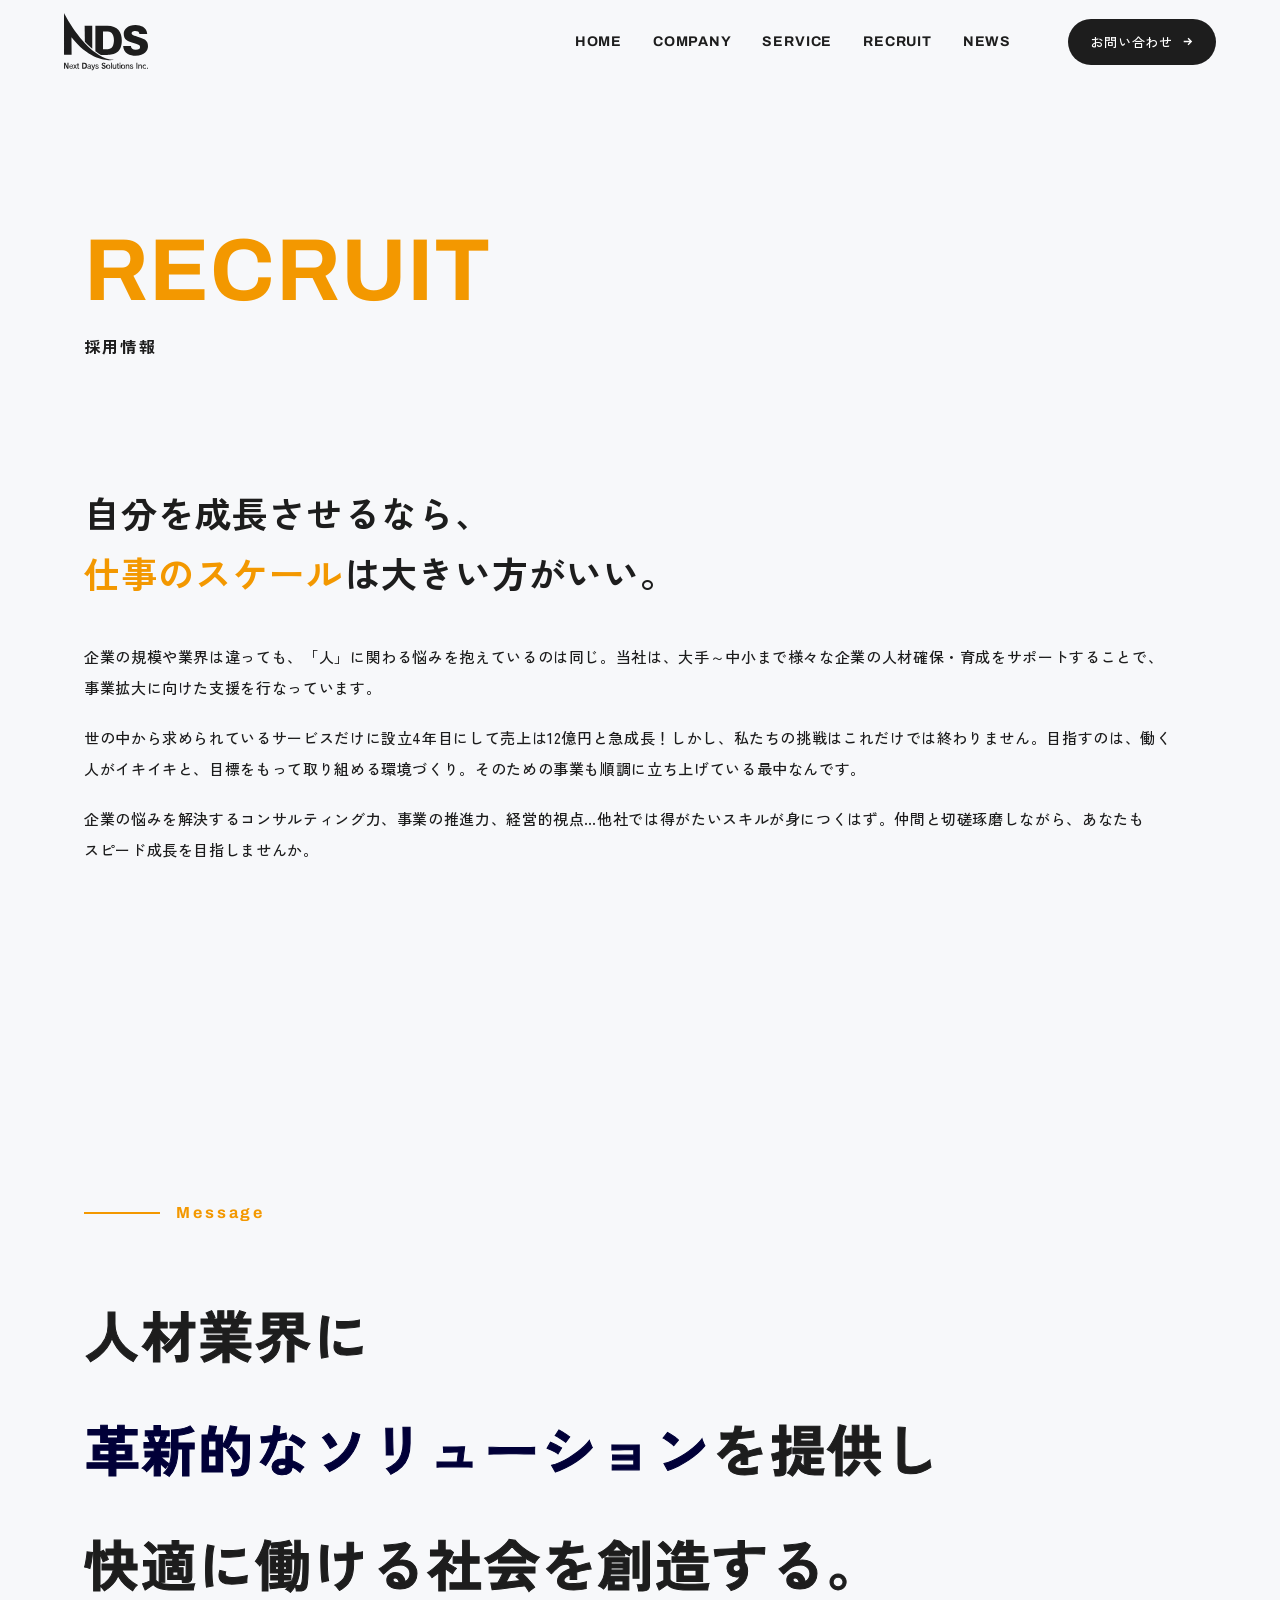
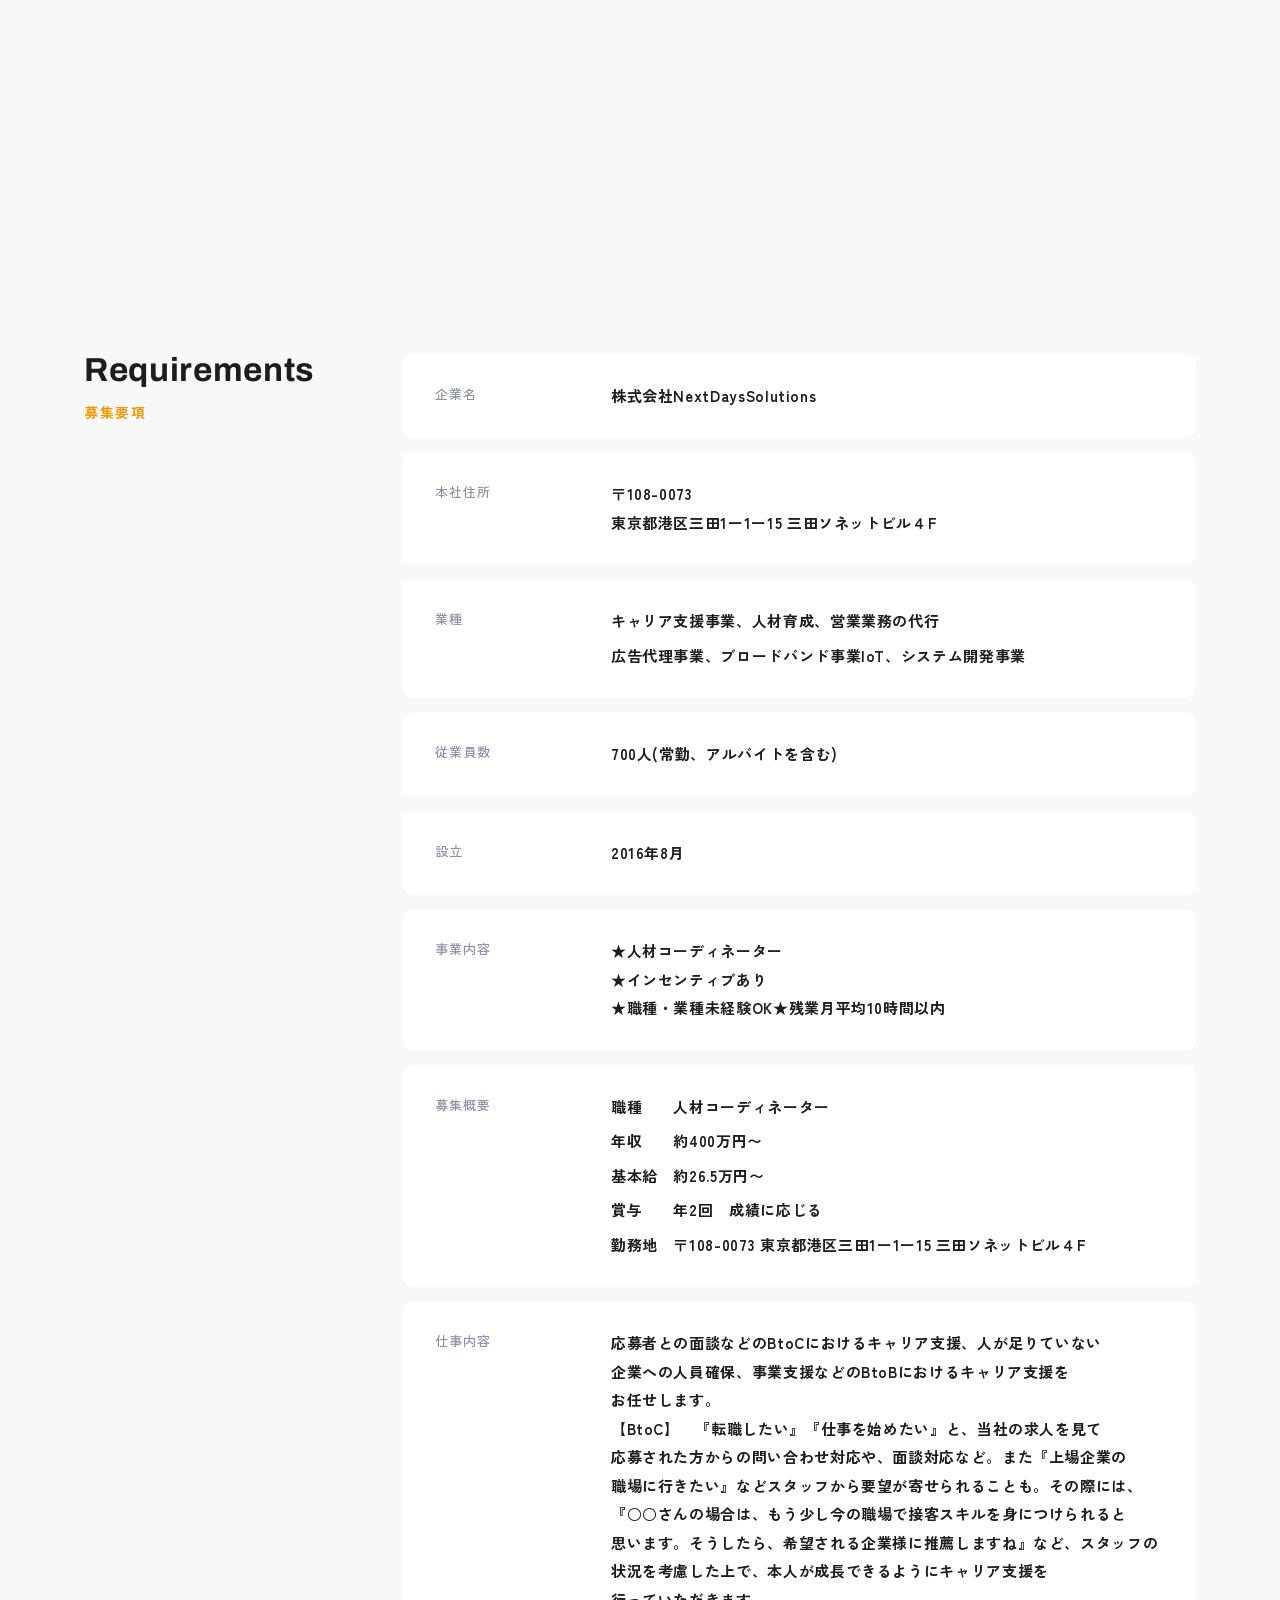
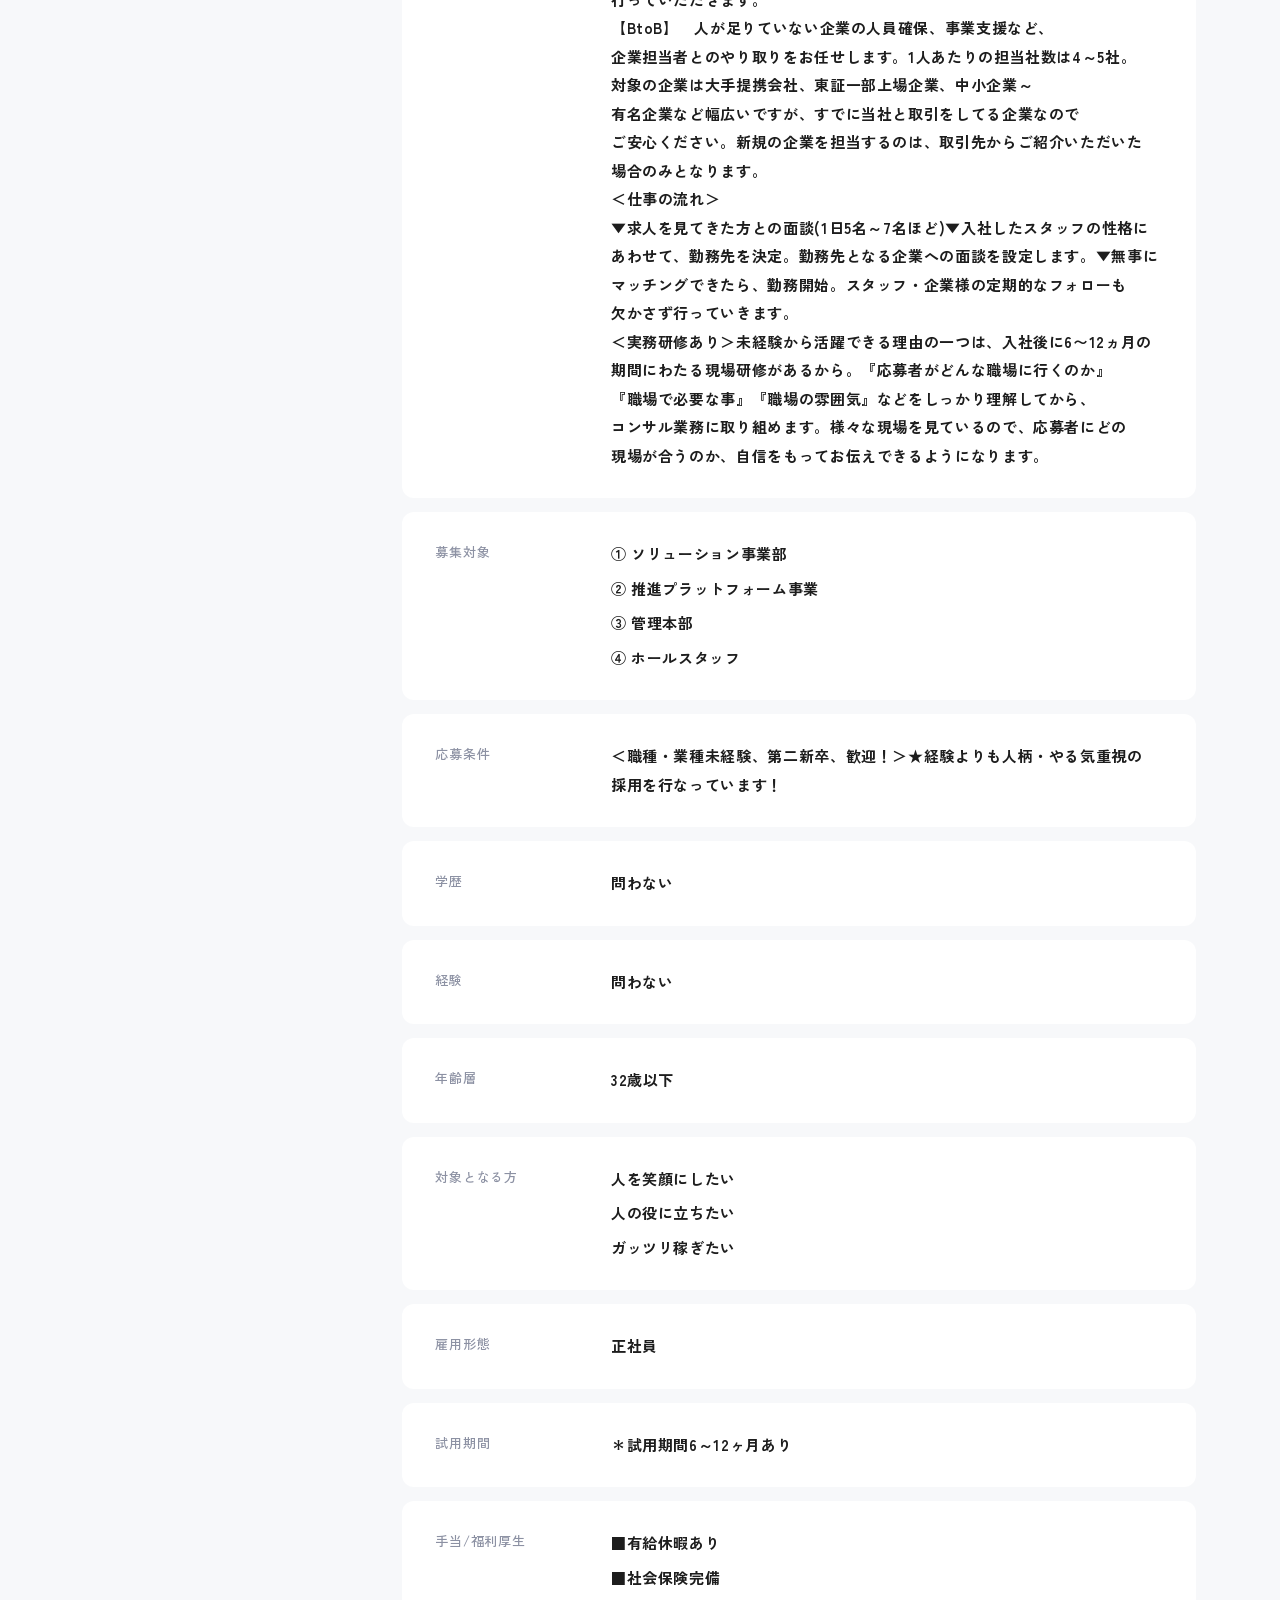
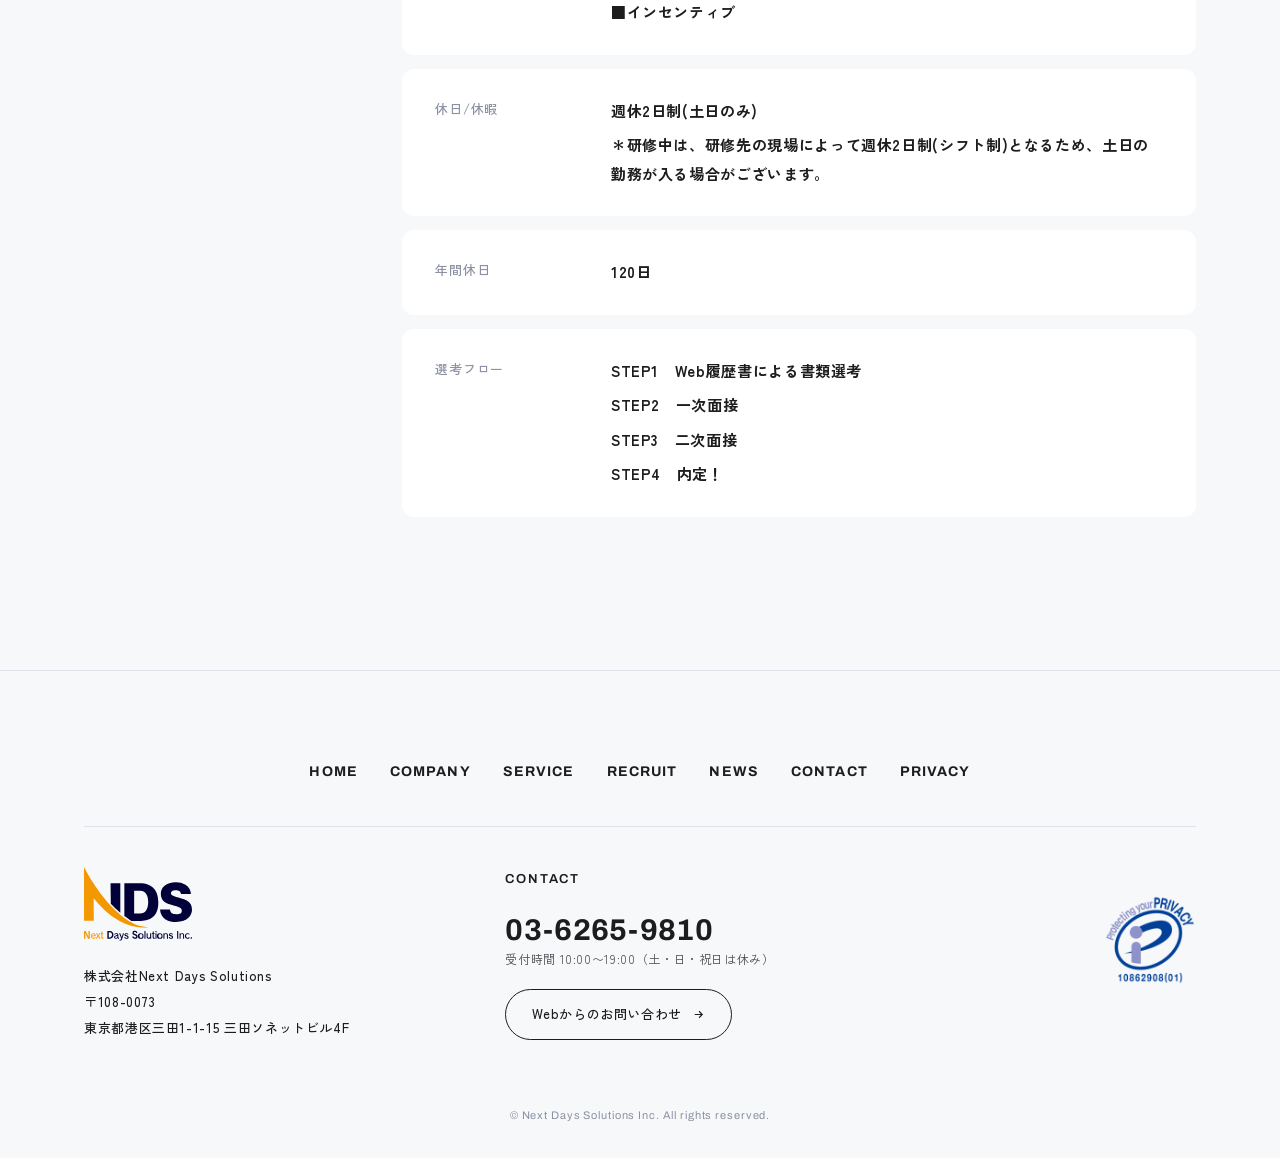
<file: recruit.html>
<!DOCTYPE html>
<html lang="ja">

<head>
  <meta charset="UTF-8">
  <meta name="viewport" content="width=device-width, initial-scale=1">
  <title>採用情報｜株式会社Next Days Solutions</title>
  <meta name="description" content="株式会社Next Days Solutions（ネクストデイズソリューションズ）の採用情報。募集要項、応募条件、選考フローをご案内します。">

  <link rel="icon" type="image/png" href="image/favicon.png">
  <link rel="apple-touch-icon" href="image/favicon.png">

  <link rel="preconnect" href="https://fonts.googleapis.com">
  <link rel="preconnect" href="https://fonts.gstatic.com" crossorigin>
  <link href="https://fonts.googleapis.com/css2?family=Archivo:wght@500;600;700;800&family=Zen+Kaku+Gothic+New:wght@400;500;700;900&display=swap" rel="stylesheet">

  <link rel="stylesheet" href="css/base.css">
  <link rel="stylesheet" href="css/layout.css">
  <link rel="stylesheet" href="css/page.css">
</head>

<body>

  <header class="header">
    <div class="header__inner">
      <a class="header__logo" href="index.html" aria-label="株式会社Next Days Solutions ホーム">
        <svg xmlns="http://www.w3.org/2000/svg" viewBox="0 0 71.72985 48.90389" role="img">
          <title>Next Days Solutions</title>
        <path class="lg-hole" d="M37.45639,15.80941H33.313V30.871h4.14336c5.17922,0,5.17922-6.75273,5.17922-7.65539C42.63561,19.32578,41.14654,15.80941,37.45639,15.80941Z" />
        <path class="lg-text" d="M36.87382,10.83039H26.80667V32.56653c.9951.72152,3.70022,2.66542,4.72764,3.28349h5.33951c5.85881,0,12.49479-1.8674,12.49479-12.26074C49.36861,16.245,46.0342,10.83039,36.87382,10.83039ZM37.45639,30.871H33.313V15.80941h4.14336c3.69015,0,5.17922,3.51637,5.17922,7.40617C42.63561,24.11824,42.63561,30.871,37.45639,30.871Z" />
        <path class="lg-text" d="M62.76347,20.3216c-4.56427-1.36923-4.98517-1.86714-4.98517-2.925,0-1.77374,2.03933-1.99161,3.17221-1.99161,1.84531,0,3.26972.52894,3.46375,2.58266h6.636a8.01694,8.01694,0,0,0-3.6578-6.19246,12.43437,12.43437,0,0,0-6.40909-1.64926c-6.40961,0-9.97036,3.54745-9.97036,7.53066,0,5.16589,3.23688,6.59722,9.03154,8.122,4.27271,1.12027,4.92,1.96056,4.92,3.20505,0,1.58715-1.03584,2.30319-3.72246,2.30319-2.58959,0-3.8518-.84026-4.111-3.11214h-6.636c.38858,6.41061,5.98869,8.34012,10.58531,8.34012,7.93052,0,10.64949-4.60585,10.64949-8.09117C71.72985,22.998,68.13672,21.93978,62.76347,20.3216Z" />
        <path class="lg-text" d="M24.09977,30.45879V10.83039H17.626l.18829,13.62842A68.4026,68.4026,0,0,0,24.09977,30.45879Z" />
        <path class="lg-mark" d="M24.09977,31.72867a68.40114,68.40114,0,0,1-6.28547-6C7.13805,14.24166,0,0,0,0L.02566,35.73846H6.50455L6.37716,20.62373C24.66364,44.01189,42.63561,39.98844,42.63561,39.98844A26.39159,26.39159,0,0,1,29.84113,35.85c-1.02742-.61807-2.03936-1.29208-3.03446-2.0136Q25.43068,32.8387,24.09977,31.72867Z" />
        <path class="lg-mark" d="M2.68314,47.59078,1.248,44.68006A8.36205,8.36205,0,0,1,.8317,43.49642H.81313c.031.31687.11806,1.16422.11806,1.753v2.34138H.05513V42.54566H1.16722L2.60239,45.437a6.66053,6.66053,0,0,1,.45971,1.15775l.02487.00647a14.25209,14.25209,0,0,1-.13049-1.63645V42.54566h.86976v5.04512Z" />
        <path class="lg-mark" d="M5.1425,46.1419a1.04146,1.04146,0,0,0,1.081.95093,1.25428,1.25428,0,0,0,1.13074-.69863l.34787.4528A1.66623,1.66623,0,0,1,6.18,47.66847a1.87866,1.87866,0,0,1-.01857-3.73218A1.55845,1.55845,0,0,1,7.727,45.68261v.11006Zm1.01269-1.63645A1.01851,1.01851,0,0,0,5.13006,45.6051l1.94454-.27172A.88539.88539,0,0,0,6.15519,44.50545Z" />
        <path class="lg-mark" d="M10.31079,47.59078l-.8822-1.34531-.88841,1.34531H7.7884l1.2488-1.88227L7.90645,44.014H8.652l.78279,1.18364L10.2176,44.014h.7207L9.82621,45.68261l1.24871,1.90817Z" />
        <path class="lg-mark" d="M12.87611,47.66847c-.98782,0-1.32955-.21994-1.32955-1.0155V44.57666H11.062V44.014h.50945V42.88842h.6523V44.014h.60885v.56269h-.60885V46.5235c0,.50459.0994.54344.79522.54344Z" />
        <path class="lg-text" d="M17.28,47.59078H15.5094V42.54566h1.74582a2.27186,2.27186,0,0,1,2.28627,2.52248A2.26392,2.26392,0,0,1,17.28,47.59078Zm-.13662-4.23013h-.702V46.7758h.72691c.90085,0,1.44131-.69847,1.44131-1.71414C18.60956,43.99455,18.038,43.36065,17.14338,43.36065Z" />
        <path class="lg-text" d="M23.19991,47.62962a1.19168,1.19168,0,0,1-.25477.03237.58064.58064,0,0,1-.63986-.49812,1.51754,1.51754,0,0,1-1.26737.5046c-.702,0-1.05-.34276-1.06243-.938v-.03867c0-.69216.45357-1.04139,1.19284-1.20971.50945-.12282.963-.31686.963-.51737,0-.3557-.25476-.46576-.73313-.46576a1.39021,1.39021,0,0,0-1.06856.56917l-.292-.51738a1.74471,1.74471,0,0,1,1.404-.61447c.90085,0,1.39787.32333,1.39787,1.08023v1.701c0,.24583.11806.35588.30443.35588a.744.744,0,0,0,.19259-.03237Zm-1.03756-2.018a1.94989,1.94989,0,0,1-.82623.36865c-.4287.10988-.702.24582-.702.64684v.03885c.01857.29744.19259.44633.54667.44633a1.07167,1.07167,0,0,0,.9816-.57581Z" />
        <path class="lg-text" d="M25.31779,47.869c-.24855.75672-.67095,1.03491-1.59667,1.03491l-.18016-.61447h.09941c.72069,0,.86354-.14225,1.08721-.79557L23.31107,44.014H24.038l.86976,2.14735a3.40376,3.40376,0,0,1,.12427.40749c.01866.09063.031.17462.04344.2523h.00622a4.61273,4.61273,0,0,1,.14293-.65979l.65852-2.14735h.67716Z" />
        <path class="lg-text" d="M28.19989,47.66847a1.75316,1.75316,0,0,1-1.46-.72453l.30442-.5368a1.45518,1.45518,0,0,0,1.168.67274c.47215,0,.70826-.16184.70826-.44633,0-.33646-.2672-.51755-.90707-.6598-.82631-.18108-1.16174-.54974-1.16174-1.04786,0-.58211.47836-.9896,1.32324-.9896a1.55486,1.55486,0,0,1,1.342.58211l-.28577.524a1.25467,1.25467,0,0,0-1.06243-.54991c-.41005,0-.63987.14872-.63987.40749,0,.23936.15528.37513.73305.51108.92572.207,1.34821.56916,1.34821,1.216C29.61019,47.28039,29.14417,47.66847,28.19989,47.66847Z" />
        <path class="lg-text" d="M33.8462,47.71378a1.84212,1.84212,0,0,1-1.88245-1.31311l.69591-.48518a1.32971,1.32971,0,0,0,1.18654.97683c.54667,0,.845-.25877.845-.64685,0-.36235-.21125-.57563-.72078-.76984l-.70187-.25213c-.75809-.28466-1.106-.65332-1.106-1.37137a1.48457,1.48457,0,0,1,1.64633-1.42947,1.60433,1.60433,0,0,1,1.68372,1.00255l-.67725.5046a.98593.98593,0,0,0-.9753-.71158c-.522,0-.78909.26525-.78909.58875,0,.27155.18024.45264.61516.60154l.74548.25212a1.52224,1.52224,0,0,1,1.2178,1.48773C35.62941,47.1315,34.98929,47.71378,33.8462,47.71378Z" />
        <path class="lg-text" d="M37.8403,47.66847a1.874,1.874,0,1,1,1.70221-1.86933A1.67528,1.67528,0,0,1,37.8403,47.66847Zm0-3.15007c-.57155,0-1.0126.47222-1.0126,1.28074,0,.802.441,1.29369,1.0126,1.29369.59642,0,1.0126-.4787,1.0126-1.29369C38.8529,44.99062,38.43672,44.5184,37.8403,44.5184Z" />
        <path class="lg-text" d="M40.14455,47.59078V42.54566h.702v5.04512Z" />
        <path class="lg-text" d="M43.99,47.59078v-.485a1.23883,1.23883,0,0,1-1.137.56269,1.17574,1.17574,0,0,1-1.25485-1.20954V44.014h.67717v2.28312a.71152.71152,0,0,0,.74548.76337.923.923,0,0,0,.91329-.65979V44.014h.68347v3.57681Z" />
        <path class="lg-text" d="M46.92782,47.66847c-.98773,0-1.32947-.21994-1.32947-1.0155V44.57666h-.48449V44.014h.50937V42.88842h.65229V44.014h.60886v.56269h-.60886V46.5235c0,.50459.09949.54344.79523.54344Z" />
        <path class="lg-text" d="M47.46819,43.393v-.84736h.72061V43.393Zm.01244,4.19776V44.014h.6896v3.57681Z" />
        <path class="lg-text" d="M50.46852,47.66847a1.874,1.874,0,1,1,1.70221-1.86933A1.67528,1.67528,0,0,1,50.46852,47.66847Zm0-3.15007c-.57155,0-1.0126.47222-1.0126,1.28074,0,.802.44105,1.29369,1.0126,1.29369.59642,0,1.0126-.4787,1.0126-1.29369C51.48112,44.99062,51.06494,44.5184,50.46852,44.5184Z" />
        <path class="lg-text" d="M55.084,47.59078V45.28159a.70835.70835,0,0,0-.74548-.76319.92043.92043,0,0,0-.91329.65979v2.41259h-.67716V44.014h.62129v.49148a1.21053,1.21053,0,0,1,1.14309-.56916,1.18422,1.18422,0,0,1,1.24872,1.23542v2.41907Z" />
        <path class="lg-text" d="M57.74855,47.66847a1.75373,1.75373,0,0,1-1.46013-.72453l.30443-.5368a1.45554,1.45554,0,0,0,1.168.67274c.47223,0,.70834-.16184.70834-.44633,0-.33646-.26712-.51755-.90715-.6598-.82623-.18108-1.16166-.54974-1.16166-1.04786,0-.58211.47836-.9896,1.32333-.9896a1.555,1.555,0,0,1,1.3419.58211l-.28586.524a1.2544,1.2544,0,0,0-1.06234-.54991c-.41,0-.63986.14872-.63986.40749,0,.23936.15536.37513.733.51108.92572.207,1.34821.56916,1.34821,1.216C59.15877,47.28039,58.69284,47.66847,57.74855,47.66847Z" />
        <path class="lg-text" d="M61.86029,47.59078V42.54566h.73321v5.04512Z" />
        <path class="lg-text" d="M65.81121,47.59078V45.28159a.70836.70836,0,0,0-.74549-.76319.92043.92043,0,0,0-.91328.65979v2.41259h-.67717V44.014h.62129v.49148a1.21055,1.21055,0,0,1,1.1431-.56916,1.18422,1.18422,0,0,1,1.24872,1.23542v2.41907Z" />
        <path class="lg-text" d="M68.81136,47.66847a1.86981,1.86981,0,0,1,0-3.73218,1.64061,1.64061,0,0,1,1.29216.52384l-.24225.56934a1.14253,1.14253,0,0,0-.96916-.51107,1.29149,1.29149,0,0,0,.00613,2.568,1.20123,1.20123,0,0,0,1.00034-.524l.24225.53049A1.59132,1.59132,0,0,1,68.81136,47.66847Z" />
        <path class="lg-text" d="M70.89806,47.59078v-.90544h.77666v.90544Z" />
        </svg>
      </a>

      <nav class="header__nav">
        <a href="index.html">HOME</a>
        <a href="company.html">COMPANY</a>
        <a href="service.html">SERVICE</a>
        <a href="recruit.html">RECRUIT</a>
        <a href="news.html">NEWS</a>
      </nav>

      <a class="header__cta" href="contact.html">
        お問い合わせ
        <svg width="13" height="13" viewBox="0 0 24 24" fill="none" stroke="currentColor" stroke-width="2.4" aria-hidden="true">
          <path d="M5 12h14M13 6l6 6-6 6" />
        </svg>
      </a>

      <button class="burger" type="button" aria-label="メニューを開く" aria-expanded="false" aria-controls="drawer">
        <span></span><span></span><span></span>
      </button>
    </div>
  </header>

  <!-- ============ ドロワー（SP） ============ -->
  <nav class="drawer" id="drawer">
    <ul class="drawer__list">
      <li><a href="index.html">HOME<span>ホーム</span></a></li>
      <li><a href="company.html">COMPANY<span>会社案内</span></a></li>
      <li><a href="service.html">SERVICE<span>事業案内</span></a></li>
      <li><a href="recruit.html">RECRUIT<span>採用情報</span></a></li>
      <li><a href="news.html">NEWS<span>お知らせ</span></a></li>
      <li><a href="contact.html">CONTACT<span>お問い合わせ</span></a></li>
      <li><a href="privacy.html">PRIVACY<span>個人情報保護方針</span></a></li>
    </ul>
  </nav>

  <main>

    <!-- ============ ページ見出し ============ -->
    <!-- --page-c は TOP の 3 導線で使っている各ページの色 -->
    <section class="phead" style="--page-c: #f39800;">
      <div class="inner">
        <h1 class="phead__en split-mask">RECRUIT</h1>
        <p class="phead__ja">採用情報</p>
      </div>
    </section>

    <!-- ============ リード ============ -->
    <section class="section rlead">
      <div class="inner">
        <div class="rlead__body">
          <!--
            見出しは <em> を含むので JS の行分割には掛けず、
            あらかじめ 1 行 1 マスクで組んでおく。
          -->
          <h2 class="rlead__title reveal">
            <span class="ln"><span class="ln__i">自分を成長させるなら、</span></span>
            <span class="ln"><span class="ln__i" style="transition-delay:.3s"><em>仕事のスケール</em>は大きい方がいい。</span></span>
          </h2>
          <p class="rlead__text split-lines reveal" data-lines-group="lead" data-lines-start="2">
            企業の規模や業界は違っても、「人」に関わる悩みを抱えているのは同じ。当社は、大手～中小まで様々な企業の人材確保・育成をサポートすることで、事業拡大に向けた支援を行なっています。
          </p>
          <p class="rlead__text split-lines reveal" data-lines-group="lead">
            世の中から求められているサービスだけに設立4年目にして売上は12億円と急成長！しかし、私たちの挑戦はこれだけでは終わりません。目指すのは、働く人がイキイキと、目標をもって取り組める環境づくり。そのための事業も順調に立ち上げている最中なんです。
          </p>
          <p class="rlead__text split-lines reveal" data-lines-group="lead">
            企業の悩みを解決するコンサルティング力、事業の推進力、経営的視点…他社では得がたいスキルが身につくはず。仲間と切磋琢磨しながら、あなたもスピード成長を目指しませんか。
          </p>
        </div>
      </div>
    </section>

    <!-- ============ メッセージ ============ -->
    <!--
      左にラベル、右に本文の非対称。背後に引用符を敷き、
      枠線がスクロールで四辺を描く。
    -->
    <section class="rmsg">
      <div class="rmsg__inner inner reveal">
        <p class="rmsg__label">
          <span class="rmsg__label-bar" aria-hidden="true"></span>
          <span class="rmsg__label-tx split-mask">Message</span>
        </p>

        <!--
          1 文字ずつ縦にずらした中抜きの状態から、
          整列しながら塗りが入る。JS が文字を分解して組む。
        -->
        <p class="rmsg__text split-scatter reveal">
          <span class="rmsg__row">人材業界に</span>
          <span class="rmsg__row"><em>革新的なソリューション</em>を提供し</span>
          <span class="rmsg__row">快適に働ける社会を創造する。</span>
        </p>
      </div>
    </section>

    <!-- ============ 募集要項 ============ -->
    <section class="section req" id="requirements">
      <div class="inner">
        <div class="req__layout">
          <div class="sec-head sec-head--stack reveal" style="--sec-c: #f39800;">
            <h2 class="sec-head__en split-mask">Requirements</h2>
            <p class="sec-head__ja">募集要項</p>
          </div>

          <dl class="req__list">
          <div class="req__row reveal">
            <dt>企業名</dt>
            <dd>株式会社NextDaysSolutions</dd>
          </div>
          <div class="req__row reveal">
            <dt>本社住所</dt>
            <dd>〒108-0073<br>東京都港区三田1ー1ー15 三田ソネットビル４F</dd>
          </div>
          <div class="req__row reveal">
            <dt>業種</dt>
            <dd>
              <ul class="req__ul">
                <li>キャリア支援事業、人材育成、営業業務の代行</li>
                <li>広告代理事業、ブロードバンド事業IoT、システム開発事業</li>
              </ul>
            </dd>
          </div>
          <div class="req__row reveal">
            <dt>従業員数</dt>
            <dd>700人(常勤、アルバイトを含む)</dd>
          </div>
          <div class="req__row reveal">
            <dt>設立</dt>
            <dd>2016年8月</dd>
          </div>
          <div class="req__row reveal">
            <dt>事業内容</dt>
            <dd>★人材コーディネーター<br>★インセンティブあり<br>★職種・業種未経験OK★残業月平均10時間以内</dd>
          </div>
          <div class="req__row reveal">
            <dt>募集概要</dt>
            <dd>
              <ul class="req__ul">
                <li>職種　　人材コーディネーター</li>
                <li>年収　　約400万円〜</li>
                <li>基本給　約26.5万円〜</li>
                <li>賞与　　年2回　成績に応じる</li>
                <li>勤務地　〒108-0073 東京都港区三田1ー1ー15 三田ソネットビル４F</li>
              </ul>
            </dd>
          </div>
          <div class="req__row reveal">
            <dt>仕事内容</dt>
            <dd>応募者との面談などのBtoCにおけるキャリア支援、人が足りていない企業への人員確保、事業支援などのBtoBにおけるキャリア支援をお任せします。<br>【BtoC】　『転職したい』『仕事を始めたい』と、当社の求人を見て応募された方からの問い合わせ対応や、面談対応など。また『上場企業の職場に行きたい』などスタッフから要望が寄せられることも。その際には、『○○さんの場合は、もう少し今の職場で接客スキルを身につけられると思います。そうしたら、希望される企業様に推薦しますね』など、スタッフの状況を考慮した上で、本人が成長できるようにキャリア支援を行っていただきます。<br>【BtoB】　人が足りていない企業の人員確保、事業支援など、企業担当者とのやり取りをお任せします。1人あたりの担当社数は4～5社。対象の企業は大手提携会社、東証一部上場企業、中小企業～有名企業など幅広いですが、すでに当社と取引をしてる企業なのでご安心ください。新規の企業を担当するのは、取引先からご紹介いただいた場合のみとなります。<br>＜仕事の流れ＞<br>▼求人を見てきた方との面談(1日5名～7名ほど)▼入社したスタッフの性格にあわせて、勤務先を決定。勤務先となる企業への面談を設定します。▼無事にマッチングできたら、勤務開始。スタッフ・企業様の定期的なフォローも欠かさず行っていきます。<br>＜実務研修あり＞未経験から活躍できる理由の一つは、入社後に6〜12ヵ月の期間にわたる現場研修があるから。『応募者がどんな職場に行くのか』『職場で必要な事』『職場の雰囲気』などをしっかり理解してから、コンサル業務に取り組めます。様々な現場を見ているので、応募者にどの現場が合うのか、自信をもってお伝えできるようになります。</dd>
          </div>
          <div class="req__row reveal">
            <dt>募集対象</dt>
            <dd>
              <ul class="req__ul">
                <li>① ソリューション事業部</li>
                <li>② 推進プラットフォーム事業</li>
                <li>③ 管理本部</li>
                <li>④ ホールスタッフ</li>
              </ul>
            </dd>
          </div>
          <div class="req__row reveal">
            <dt>応募条件</dt>
            <dd>＜職種・業種未経験、第二新卒、歓迎！＞★経験よりも人柄・やる気重視の採用を行なっています！</dd>
          </div>
          <div class="req__row reveal">
            <dt>学歴</dt>
            <dd>問わない</dd>
          </div>
          <div class="req__row reveal">
            <dt>経験</dt>
            <dd>問わない</dd>
          </div>
          <div class="req__row reveal">
            <dt>年齢層</dt>
            <dd>32歳以下</dd>
          </div>
          <div class="req__row reveal">
            <dt>対象となる方</dt>
            <dd>
              <ul class="req__ul">
                <li>人を笑顔にしたい</li>
                <li>人の役に立ちたい</li>
                <li>ガッツリ稼ぎたい</li>
              </ul>
            </dd>
          </div>
          <div class="req__row reveal">
            <dt>雇用形態</dt>
            <dd>正社員</dd>
          </div>
          <div class="req__row reveal">
            <dt>試用期間</dt>
            <dd>＊試用期間6～12ヶ月あり</dd>
          </div>
          <div class="req__row reveal">
            <dt>手当/福利厚生</dt>
            <dd>
              <ul class="req__ul">
                <li>■有給休暇あり</li>
                <li>■社会保険完備</li>
                <li>■インセンティブ</li>
              </ul>
            </dd>
          </div>
          <div class="req__row reveal">
            <dt>休日/休暇</dt>
            <dd>
              <ul class="req__ul">
                <li>週休2日制(土日のみ)</li>
                <li>＊研修中は、研修先の現場によって週休2日制(シフト制)となるため、土日の勤務が入る場合がございます。</li>
              </ul>
            </dd>
          </div>
          <div class="req__row reveal">
            <dt>年間休日</dt>
            <dd>120日</dd>
          </div>
          <div class="req__row reveal">
            <dt>選考フロー</dt>
            <dd>
              <ul class="req__ul">
                <li>STEP1　Web履歴書による書類選考</li>
                <li>STEP2　一次面接</li>
                <li>STEP3　二次面接</li>
                <li>STEP4　内定！</li>
              </ul>
            </dd>
          </div>
          </dl>
        </div>
      </div>
    </section>

  </main>

  <footer class="footer">
    <div class="inner">
      <nav class="footer__nav">
        <a href="index.html">HOME</a>
        <a href="company.html">COMPANY</a>
        <a href="service.html">SERVICE</a>
        <a href="recruit.html">RECRUIT</a>
        <a href="news.html">NEWS</a>
        <a href="contact.html">CONTACT</a>
        <a href="privacy.html">PRIVACY</a>
      </nav>

      <div class="footer__body">
        <div>
          <div class="footer__logo">
            <svg xmlns="http://www.w3.org/2000/svg" viewBox="0 0 71.72985 48.90389" role="img">
              <title>株式会社Next Days Solutions</title>
          <path class="lg-hole" d="M37.45639,15.80941H33.313V30.871h4.14336c5.17922,0,5.17922-6.75273,5.17922-7.65539C42.63561,19.32578,41.14654,15.80941,37.45639,15.80941Z" />
          <path class="lg-text" d="M36.87382,10.83039H26.80667V32.56653c.9951.72152,3.70022,2.66542,4.72764,3.28349h5.33951c5.85881,0,12.49479-1.8674,12.49479-12.26074C49.36861,16.245,46.0342,10.83039,36.87382,10.83039ZM37.45639,30.871H33.313V15.80941h4.14336c3.69015,0,5.17922,3.51637,5.17922,7.40617C42.63561,24.11824,42.63561,30.871,37.45639,30.871Z" />
          <path class="lg-text" d="M62.76347,20.3216c-4.56427-1.36923-4.98517-1.86714-4.98517-2.925,0-1.77374,2.03933-1.99161,3.17221-1.99161,1.84531,0,3.26972.52894,3.46375,2.58266h6.636a8.01694,8.01694,0,0,0-3.6578-6.19246,12.43437,12.43437,0,0,0-6.40909-1.64926c-6.40961,0-9.97036,3.54745-9.97036,7.53066,0,5.16589,3.23688,6.59722,9.03154,8.122,4.27271,1.12027,4.92,1.96056,4.92,3.20505,0,1.58715-1.03584,2.30319-3.72246,2.30319-2.58959,0-3.8518-.84026-4.111-3.11214h-6.636c.38858,6.41061,5.98869,8.34012,10.58531,8.34012,7.93052,0,10.64949-4.60585,10.64949-8.09117C71.72985,22.998,68.13672,21.93978,62.76347,20.3216Z" />
          <path class="lg-text" d="M24.09977,30.45879V10.83039H17.626l.18829,13.62842A68.4026,68.4026,0,0,0,24.09977,30.45879Z" />
          <path class="lg-mark" d="M24.09977,31.72867a68.40114,68.40114,0,0,1-6.28547-6C7.13805,14.24166,0,0,0,0L.02566,35.73846H6.50455L6.37716,20.62373C24.66364,44.01189,42.63561,39.98844,42.63561,39.98844A26.39159,26.39159,0,0,1,29.84113,35.85c-1.02742-.61807-2.03936-1.29208-3.03446-2.0136Q25.43068,32.8387,24.09977,31.72867Z" />
          <path class="lg-mark" d="M2.68314,47.59078,1.248,44.68006A8.36205,8.36205,0,0,1,.8317,43.49642H.81313c.031.31687.11806,1.16422.11806,1.753v2.34138H.05513V42.54566H1.16722L2.60239,45.437a6.66053,6.66053,0,0,1,.45971,1.15775l.02487.00647a14.25209,14.25209,0,0,1-.13049-1.63645V42.54566h.86976v5.04512Z" />
          <path class="lg-mark" d="M5.1425,46.1419a1.04146,1.04146,0,0,0,1.081.95093,1.25428,1.25428,0,0,0,1.13074-.69863l.34787.4528A1.66623,1.66623,0,0,1,6.18,47.66847a1.87866,1.87866,0,0,1-.01857-3.73218A1.55845,1.55845,0,0,1,7.727,45.68261v.11006Zm1.01269-1.63645A1.01851,1.01851,0,0,0,5.13006,45.6051l1.94454-.27172A.88539.88539,0,0,0,6.15519,44.50545Z" />
          <path class="lg-mark" d="M10.31079,47.59078l-.8822-1.34531-.88841,1.34531H7.7884l1.2488-1.88227L7.90645,44.014H8.652l.78279,1.18364L10.2176,44.014h.7207L9.82621,45.68261l1.24871,1.90817Z" />
          <path class="lg-mark" d="M12.87611,47.66847c-.98782,0-1.32955-.21994-1.32955-1.0155V44.57666H11.062V44.014h.50945V42.88842h.6523V44.014h.60885v.56269h-.60885V46.5235c0,.50459.0994.54344.79522.54344Z" />
          <path class="lg-text" d="M17.28,47.59078H15.5094V42.54566h1.74582a2.27186,2.27186,0,0,1,2.28627,2.52248A2.26392,2.26392,0,0,1,17.28,47.59078Zm-.13662-4.23013h-.702V46.7758h.72691c.90085,0,1.44131-.69847,1.44131-1.71414C18.60956,43.99455,18.038,43.36065,17.14338,43.36065Z" />
          <path class="lg-text" d="M23.19991,47.62962a1.19168,1.19168,0,0,1-.25477.03237.58064.58064,0,0,1-.63986-.49812,1.51754,1.51754,0,0,1-1.26737.5046c-.702,0-1.05-.34276-1.06243-.938v-.03867c0-.69216.45357-1.04139,1.19284-1.20971.50945-.12282.963-.31686.963-.51737,0-.3557-.25476-.46576-.73313-.46576a1.39021,1.39021,0,0,0-1.06856.56917l-.292-.51738a1.74471,1.74471,0,0,1,1.404-.61447c.90085,0,1.39787.32333,1.39787,1.08023v1.701c0,.24583.11806.35588.30443.35588a.744.744,0,0,0,.19259-.03237Zm-1.03756-2.018a1.94989,1.94989,0,0,1-.82623.36865c-.4287.10988-.702.24582-.702.64684v.03885c.01857.29744.19259.44633.54667.44633a1.07167,1.07167,0,0,0,.9816-.57581Z" />
          <path class="lg-text" d="M25.31779,47.869c-.24855.75672-.67095,1.03491-1.59667,1.03491l-.18016-.61447h.09941c.72069,0,.86354-.14225,1.08721-.79557L23.31107,44.014H24.038l.86976,2.14735a3.40376,3.40376,0,0,1,.12427.40749c.01866.09063.031.17462.04344.2523h.00622a4.61273,4.61273,0,0,1,.14293-.65979l.65852-2.14735h.67716Z" />
          <path class="lg-text" d="M28.19989,47.66847a1.75316,1.75316,0,0,1-1.46-.72453l.30442-.5368a1.45518,1.45518,0,0,0,1.168.67274c.47215,0,.70826-.16184.70826-.44633,0-.33646-.2672-.51755-.90707-.6598-.82631-.18108-1.16174-.54974-1.16174-1.04786,0-.58211.47836-.9896,1.32324-.9896a1.55486,1.55486,0,0,1,1.342.58211l-.28577.524a1.25467,1.25467,0,0,0-1.06243-.54991c-.41005,0-.63987.14872-.63987.40749,0,.23936.15528.37513.73305.51108.92572.207,1.34821.56916,1.34821,1.216C29.61019,47.28039,29.14417,47.66847,28.19989,47.66847Z" />
          <path class="lg-text" d="M33.8462,47.71378a1.84212,1.84212,0,0,1-1.88245-1.31311l.69591-.48518a1.32971,1.32971,0,0,0,1.18654.97683c.54667,0,.845-.25877.845-.64685,0-.36235-.21125-.57563-.72078-.76984l-.70187-.25213c-.75809-.28466-1.106-.65332-1.106-1.37137a1.48457,1.48457,0,0,1,1.64633-1.42947,1.60433,1.60433,0,0,1,1.68372,1.00255l-.67725.5046a.98593.98593,0,0,0-.9753-.71158c-.522,0-.78909.26525-.78909.58875,0,.27155.18024.45264.61516.60154l.74548.25212a1.52224,1.52224,0,0,1,1.2178,1.48773C35.62941,47.1315,34.98929,47.71378,33.8462,47.71378Z" />
          <path class="lg-text" d="M37.8403,47.66847a1.874,1.874,0,1,1,1.70221-1.86933A1.67528,1.67528,0,0,1,37.8403,47.66847Zm0-3.15007c-.57155,0-1.0126.47222-1.0126,1.28074,0,.802.441,1.29369,1.0126,1.29369.59642,0,1.0126-.4787,1.0126-1.29369C38.8529,44.99062,38.43672,44.5184,37.8403,44.5184Z" />
          <path class="lg-text" d="M40.14455,47.59078V42.54566h.702v5.04512Z" />
          <path class="lg-text" d="M43.99,47.59078v-.485a1.23883,1.23883,0,0,1-1.137.56269,1.17574,1.17574,0,0,1-1.25485-1.20954V44.014h.67717v2.28312a.71152.71152,0,0,0,.74548.76337.923.923,0,0,0,.91329-.65979V44.014h.68347v3.57681Z" />
          <path class="lg-text" d="M46.92782,47.66847c-.98773,0-1.32947-.21994-1.32947-1.0155V44.57666h-.48449V44.014h.50937V42.88842h.65229V44.014h.60886v.56269h-.60886V46.5235c0,.50459.09949.54344.79523.54344Z" />
          <path class="lg-text" d="M47.46819,43.393v-.84736h.72061V43.393Zm.01244,4.19776V44.014h.6896v3.57681Z" />
          <path class="lg-text" d="M50.46852,47.66847a1.874,1.874,0,1,1,1.70221-1.86933A1.67528,1.67528,0,0,1,50.46852,47.66847Zm0-3.15007c-.57155,0-1.0126.47222-1.0126,1.28074,0,.802.44105,1.29369,1.0126,1.29369.59642,0,1.0126-.4787,1.0126-1.29369C51.48112,44.99062,51.06494,44.5184,50.46852,44.5184Z" />
          <path class="lg-text" d="M55.084,47.59078V45.28159a.70835.70835,0,0,0-.74548-.76319.92043.92043,0,0,0-.91329.65979v2.41259h-.67716V44.014h.62129v.49148a1.21053,1.21053,0,0,1,1.14309-.56916,1.18422,1.18422,0,0,1,1.24872,1.23542v2.41907Z" />
          <path class="lg-text" d="M57.74855,47.66847a1.75373,1.75373,0,0,1-1.46013-.72453l.30443-.5368a1.45554,1.45554,0,0,0,1.168.67274c.47223,0,.70834-.16184.70834-.44633,0-.33646-.26712-.51755-.90715-.6598-.82623-.18108-1.16166-.54974-1.16166-1.04786,0-.58211.47836-.9896,1.32333-.9896a1.555,1.555,0,0,1,1.3419.58211l-.28586.524a1.2544,1.2544,0,0,0-1.06234-.54991c-.41,0-.63986.14872-.63986.40749,0,.23936.15536.37513.733.51108.92572.207,1.34821.56916,1.34821,1.216C59.15877,47.28039,58.69284,47.66847,57.74855,47.66847Z" />
          <path class="lg-text" d="M61.86029,47.59078V42.54566h.73321v5.04512Z" />
          <path class="lg-text" d="M65.81121,47.59078V45.28159a.70836.70836,0,0,0-.74549-.76319.92043.92043,0,0,0-.91328.65979v2.41259h-.67717V44.014h.62129v.49148a1.21055,1.21055,0,0,1,1.1431-.56916,1.18422,1.18422,0,0,1,1.24872,1.23542v2.41907Z" />
          <path class="lg-text" d="M68.81136,47.66847a1.86981,1.86981,0,0,1,0-3.73218,1.64061,1.64061,0,0,1,1.29216.52384l-.24225.56934a1.14253,1.14253,0,0,0-.96916-.51107,1.29149,1.29149,0,0,0,.00613,2.568,1.20123,1.20123,0,0,0,1.00034-.524l.24225.53049A1.59132,1.59132,0,0,1,68.81136,47.66847Z" />
          <path class="lg-text" d="M70.89806,47.59078v-.90544h.77666v.90544Z" />
            </svg>
          </div>
          <address class="footer__addr">
            株式会社Next Days Solutions<br>
            〒108-0073<br>
            東京都港区三田1-1-15 三田ソネットビル4F
          </address>
        </div>

        <div>
          <p class="footer__label">CONTACT</p>
          <a class="footer__tel" href="tel:0362659810">03-6265-9810</a>
          <p class="footer__hours">受付時間 10:00〜19:00（土・日・祝日は休み）</p>

          <a class="footer__btn" href="contact.html">
            Webからのお問い合わせ
            <svg width="13" height="13" viewBox="0 0 24 24" fill="none" stroke="currentColor" stroke-width="2" aria-hidden="true">
              <path d="M5 12h14M13 6l6 6-6 6" />
            </svg>
          </a>
        </div>

        <div class="footer__side">
          <!-- Pマーク：画像のみ・リンクなし -->
          <img class="footer__pmark" src="image/p_mark.png" alt="プライバシーマーク" width="92" height="92">
        </div>
      </div>

      <p class="footer__copy">&copy; Next Days Solutions Inc. All rights reserved.</p>
    </div>
  </footer>

  <script src="js/main.js"></script>
</body>

</html>
</file>
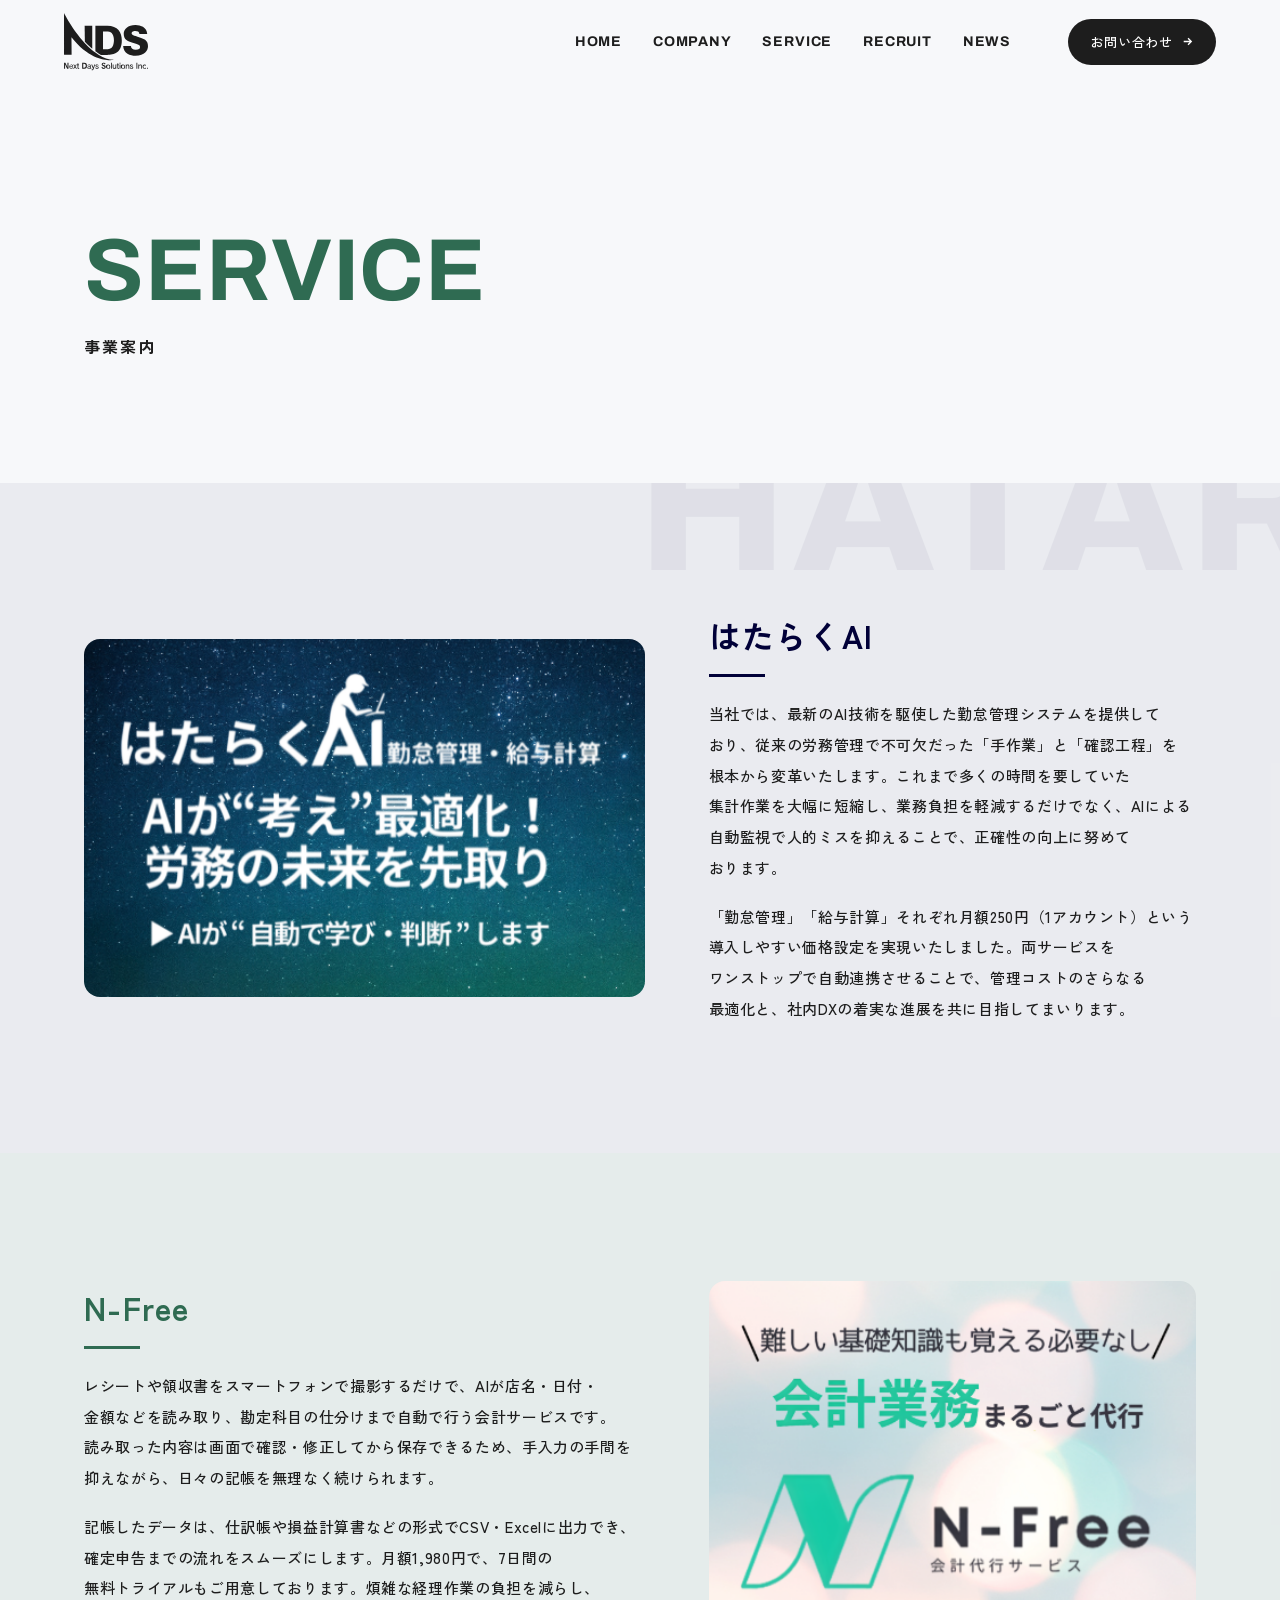
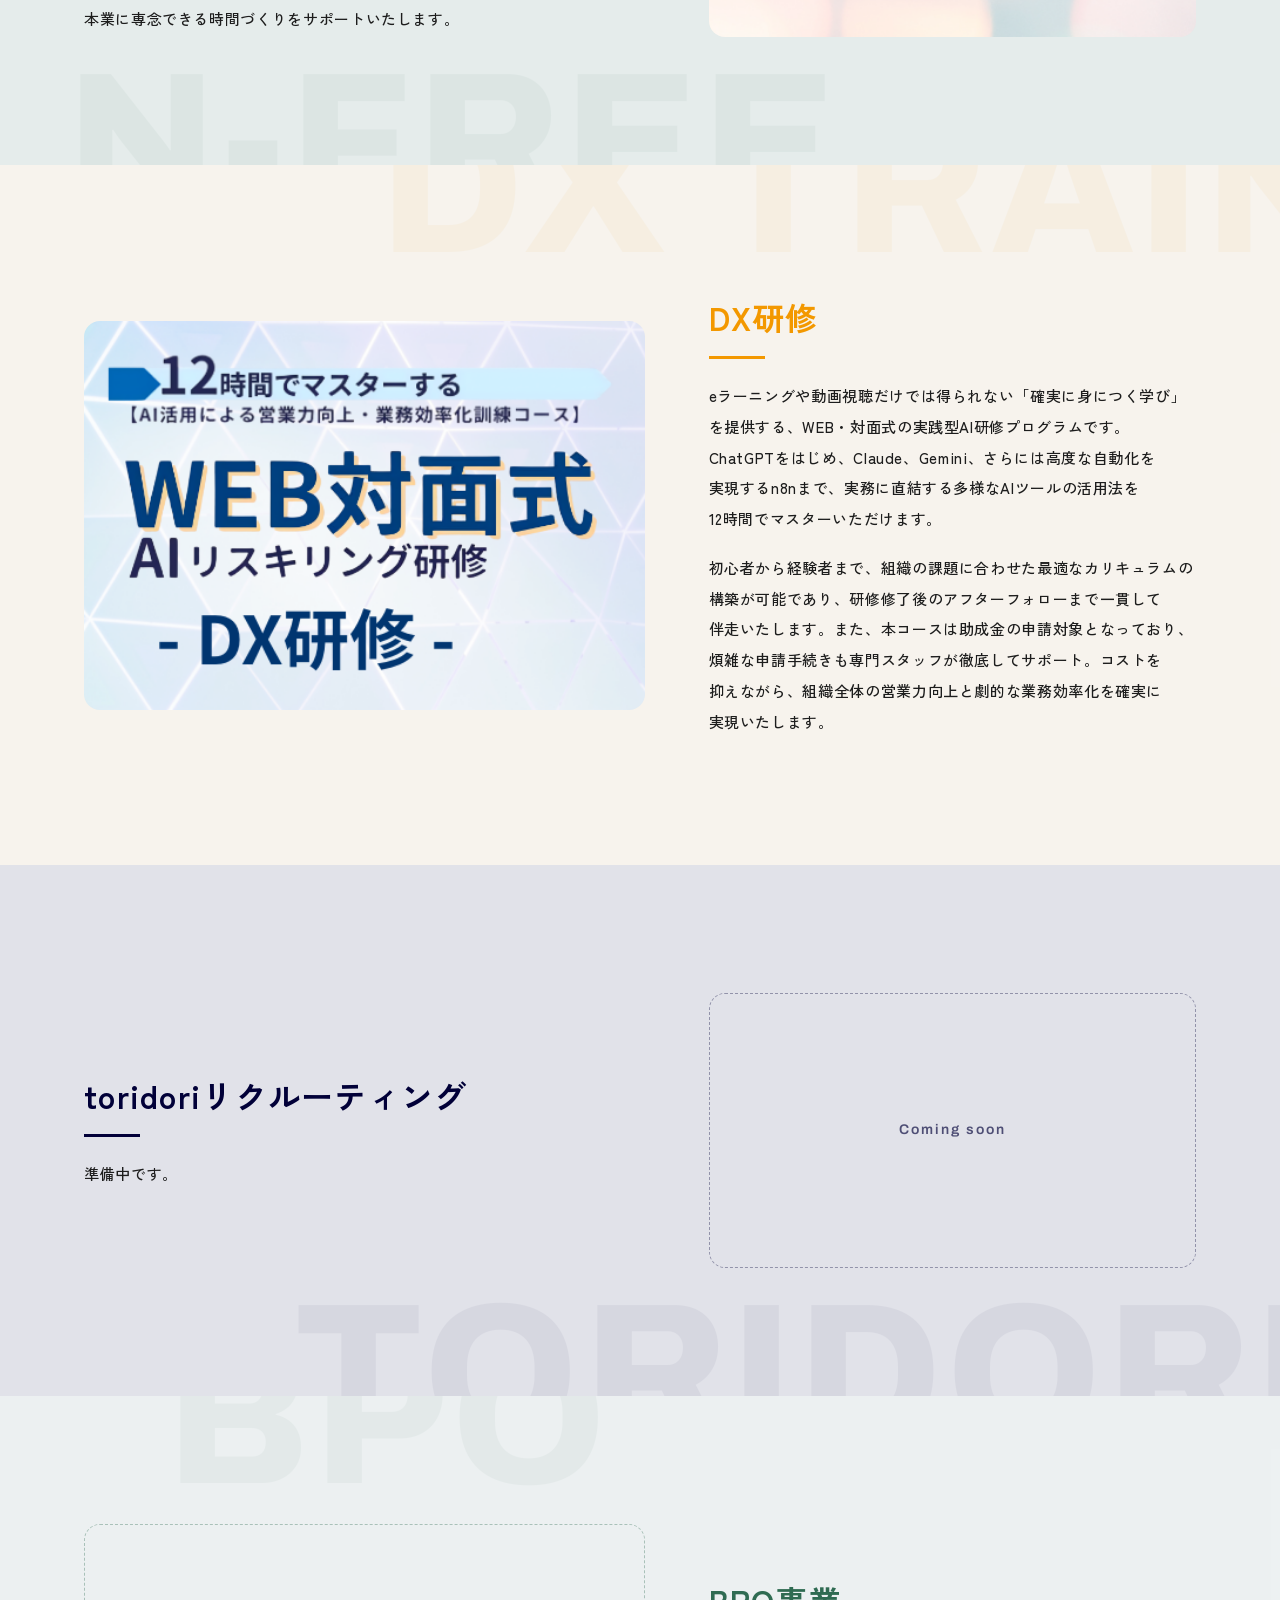
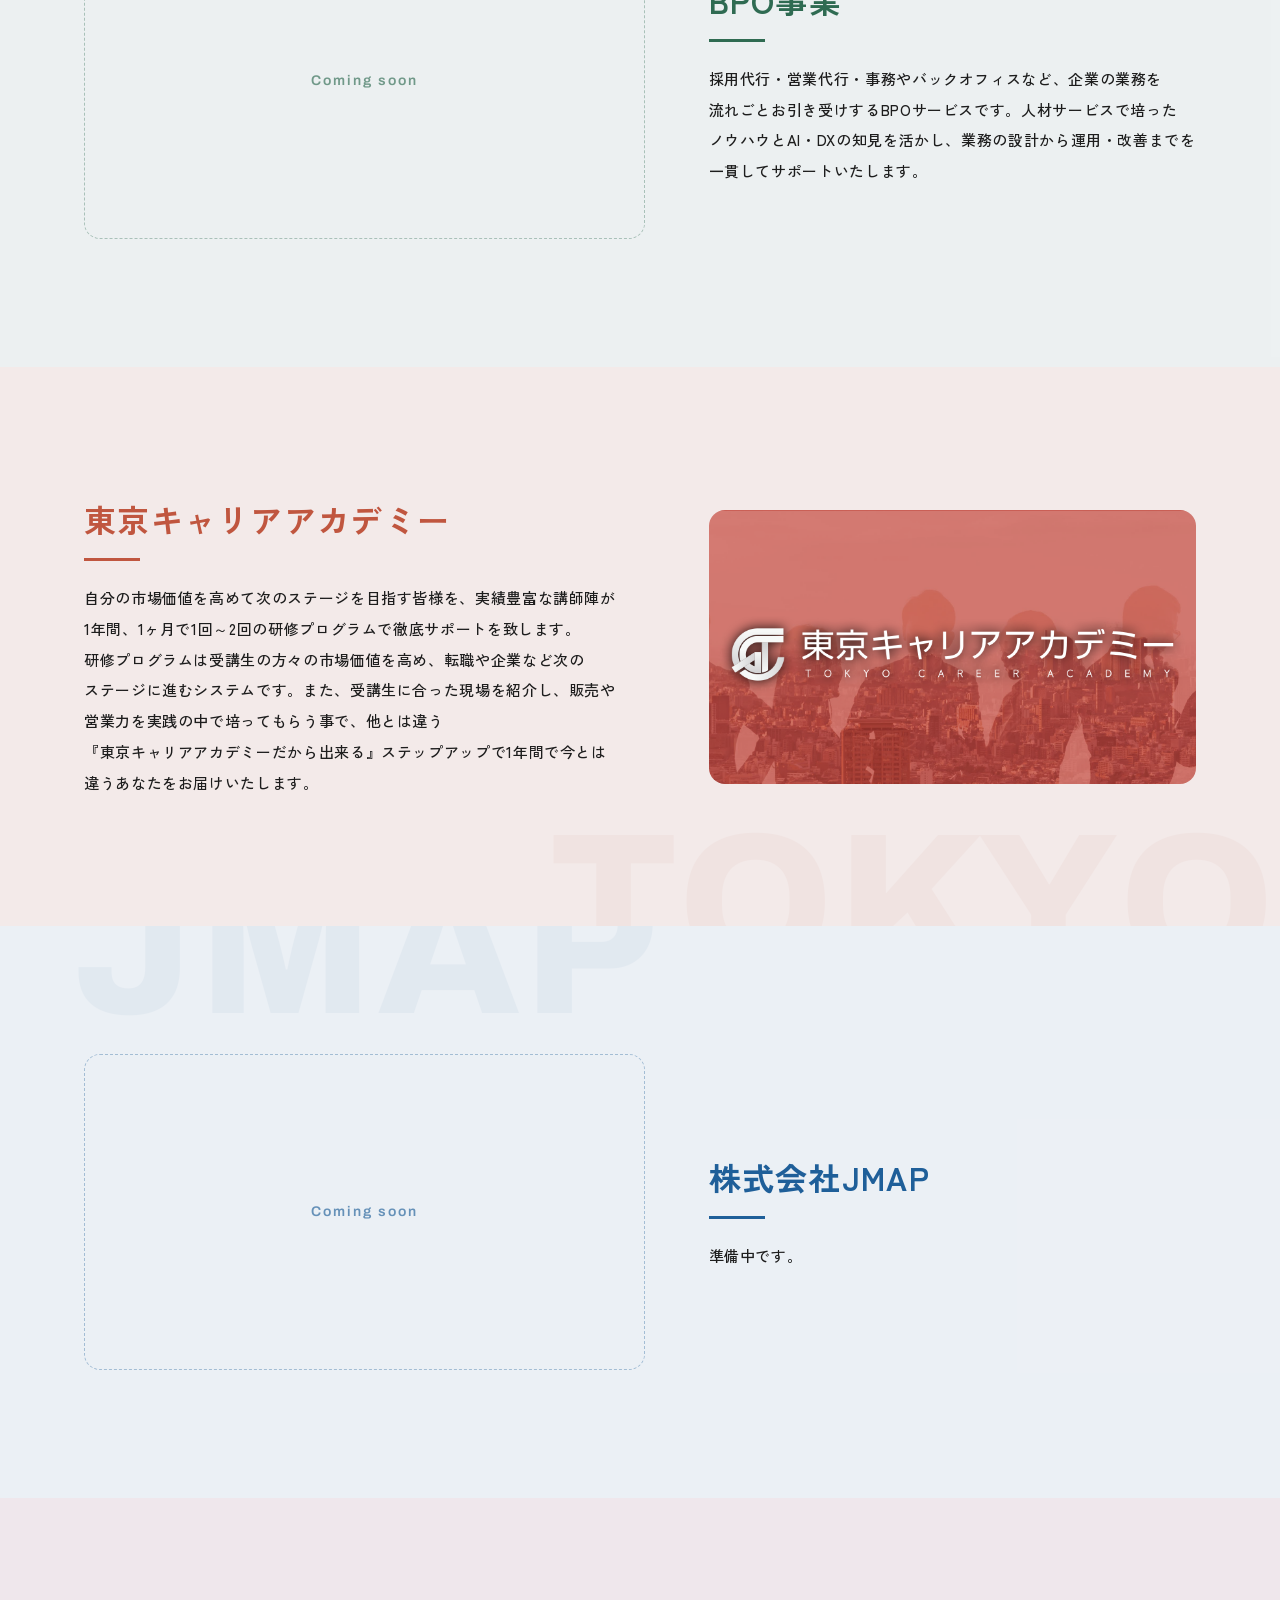
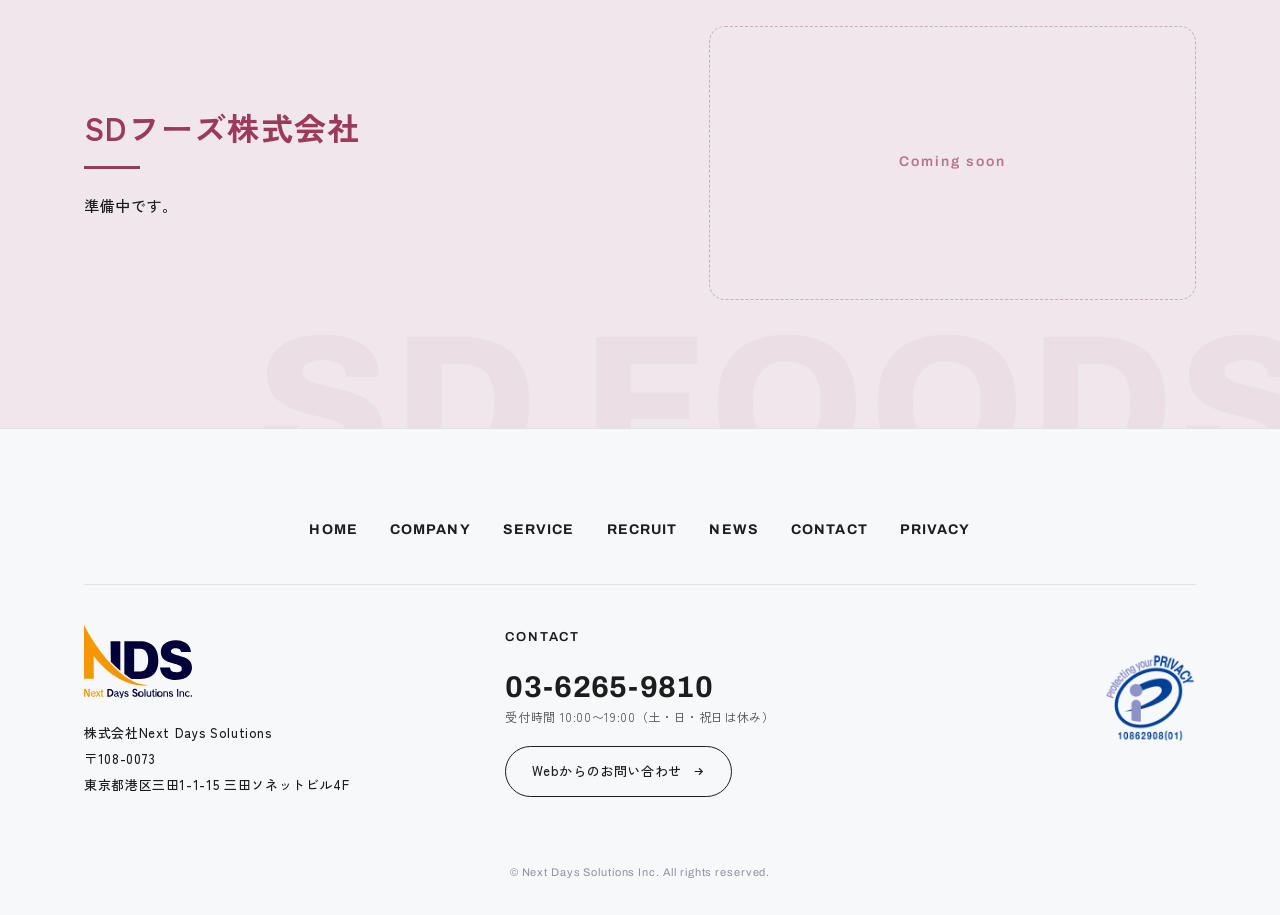
<file: service.html>
<!DOCTYPE html>
<html lang="ja">

<head>
  <meta charset="UTF-8">
  <meta name="viewport" content="width=device-width, initial-scale=1">
  <title>事業案内｜株式会社Next Days Solutions</title>
  <meta name="description" content="株式会社Next Days Solutions（ネクストデイズソリューションズ）の事業内容をご紹介します。AIを活用した勤怠管理・会計サービス、DX研修、BPO事業などを展開しています。">

  <link rel="icon" type="image/png" href="image/favicon.png">
  <link rel="apple-touch-icon" href="image/favicon.png">

  <link rel="preconnect" href="https://fonts.googleapis.com">
  <link rel="preconnect" href="https://fonts.gstatic.com" crossorigin>
  <link href="https://fonts.googleapis.com/css2?family=Archivo:wght@500;600;700;800&family=Zen+Kaku+Gothic+New:wght@400;500;700;900&display=swap" rel="stylesheet">

  <link rel="stylesheet" href="css/base.css">
  <link rel="stylesheet" href="css/layout.css">
  <link rel="stylesheet" href="css/page.css">
</head>

<body>

  <header class="header">
    <div class="header__inner">
      <a class="header__logo" href="index.html" aria-label="株式会社Next Days Solutions ホーム">
        <svg xmlns="http://www.w3.org/2000/svg" viewBox="0 0 71.72985 48.90389" role="img">
          <title>Next Days Solutions</title>
        <path class="lg-hole" d="M37.45639,15.80941H33.313V30.871h4.14336c5.17922,0,5.17922-6.75273,5.17922-7.65539C42.63561,19.32578,41.14654,15.80941,37.45639,15.80941Z" />
        <path class="lg-text" d="M36.87382,10.83039H26.80667V32.56653c.9951.72152,3.70022,2.66542,4.72764,3.28349h5.33951c5.85881,0,12.49479-1.8674,12.49479-12.26074C49.36861,16.245,46.0342,10.83039,36.87382,10.83039ZM37.45639,30.871H33.313V15.80941h4.14336c3.69015,0,5.17922,3.51637,5.17922,7.40617C42.63561,24.11824,42.63561,30.871,37.45639,30.871Z" />
        <path class="lg-text" d="M62.76347,20.3216c-4.56427-1.36923-4.98517-1.86714-4.98517-2.925,0-1.77374,2.03933-1.99161,3.17221-1.99161,1.84531,0,3.26972.52894,3.46375,2.58266h6.636a8.01694,8.01694,0,0,0-3.6578-6.19246,12.43437,12.43437,0,0,0-6.40909-1.64926c-6.40961,0-9.97036,3.54745-9.97036,7.53066,0,5.16589,3.23688,6.59722,9.03154,8.122,4.27271,1.12027,4.92,1.96056,4.92,3.20505,0,1.58715-1.03584,2.30319-3.72246,2.30319-2.58959,0-3.8518-.84026-4.111-3.11214h-6.636c.38858,6.41061,5.98869,8.34012,10.58531,8.34012,7.93052,0,10.64949-4.60585,10.64949-8.09117C71.72985,22.998,68.13672,21.93978,62.76347,20.3216Z" />
        <path class="lg-text" d="M24.09977,30.45879V10.83039H17.626l.18829,13.62842A68.4026,68.4026,0,0,0,24.09977,30.45879Z" />
        <path class="lg-mark" d="M24.09977,31.72867a68.40114,68.40114,0,0,1-6.28547-6C7.13805,14.24166,0,0,0,0L.02566,35.73846H6.50455L6.37716,20.62373C24.66364,44.01189,42.63561,39.98844,42.63561,39.98844A26.39159,26.39159,0,0,1,29.84113,35.85c-1.02742-.61807-2.03936-1.29208-3.03446-2.0136Q25.43068,32.8387,24.09977,31.72867Z" />
        <path class="lg-mark" d="M2.68314,47.59078,1.248,44.68006A8.36205,8.36205,0,0,1,.8317,43.49642H.81313c.031.31687.11806,1.16422.11806,1.753v2.34138H.05513V42.54566H1.16722L2.60239,45.437a6.66053,6.66053,0,0,1,.45971,1.15775l.02487.00647a14.25209,14.25209,0,0,1-.13049-1.63645V42.54566h.86976v5.04512Z" />
        <path class="lg-mark" d="M5.1425,46.1419a1.04146,1.04146,0,0,0,1.081.95093,1.25428,1.25428,0,0,0,1.13074-.69863l.34787.4528A1.66623,1.66623,0,0,1,6.18,47.66847a1.87866,1.87866,0,0,1-.01857-3.73218A1.55845,1.55845,0,0,1,7.727,45.68261v.11006Zm1.01269-1.63645A1.01851,1.01851,0,0,0,5.13006,45.6051l1.94454-.27172A.88539.88539,0,0,0,6.15519,44.50545Z" />
        <path class="lg-mark" d="M10.31079,47.59078l-.8822-1.34531-.88841,1.34531H7.7884l1.2488-1.88227L7.90645,44.014H8.652l.78279,1.18364L10.2176,44.014h.7207L9.82621,45.68261l1.24871,1.90817Z" />
        <path class="lg-mark" d="M12.87611,47.66847c-.98782,0-1.32955-.21994-1.32955-1.0155V44.57666H11.062V44.014h.50945V42.88842h.6523V44.014h.60885v.56269h-.60885V46.5235c0,.50459.0994.54344.79522.54344Z" />
        <path class="lg-text" d="M17.28,47.59078H15.5094V42.54566h1.74582a2.27186,2.27186,0,0,1,2.28627,2.52248A2.26392,2.26392,0,0,1,17.28,47.59078Zm-.13662-4.23013h-.702V46.7758h.72691c.90085,0,1.44131-.69847,1.44131-1.71414C18.60956,43.99455,18.038,43.36065,17.14338,43.36065Z" />
        <path class="lg-text" d="M23.19991,47.62962a1.19168,1.19168,0,0,1-.25477.03237.58064.58064,0,0,1-.63986-.49812,1.51754,1.51754,0,0,1-1.26737.5046c-.702,0-1.05-.34276-1.06243-.938v-.03867c0-.69216.45357-1.04139,1.19284-1.20971.50945-.12282.963-.31686.963-.51737,0-.3557-.25476-.46576-.73313-.46576a1.39021,1.39021,0,0,0-1.06856.56917l-.292-.51738a1.74471,1.74471,0,0,1,1.404-.61447c.90085,0,1.39787.32333,1.39787,1.08023v1.701c0,.24583.11806.35588.30443.35588a.744.744,0,0,0,.19259-.03237Zm-1.03756-2.018a1.94989,1.94989,0,0,1-.82623.36865c-.4287.10988-.702.24582-.702.64684v.03885c.01857.29744.19259.44633.54667.44633a1.07167,1.07167,0,0,0,.9816-.57581Z" />
        <path class="lg-text" d="M25.31779,47.869c-.24855.75672-.67095,1.03491-1.59667,1.03491l-.18016-.61447h.09941c.72069,0,.86354-.14225,1.08721-.79557L23.31107,44.014H24.038l.86976,2.14735a3.40376,3.40376,0,0,1,.12427.40749c.01866.09063.031.17462.04344.2523h.00622a4.61273,4.61273,0,0,1,.14293-.65979l.65852-2.14735h.67716Z" />
        <path class="lg-text" d="M28.19989,47.66847a1.75316,1.75316,0,0,1-1.46-.72453l.30442-.5368a1.45518,1.45518,0,0,0,1.168.67274c.47215,0,.70826-.16184.70826-.44633,0-.33646-.2672-.51755-.90707-.6598-.82631-.18108-1.16174-.54974-1.16174-1.04786,0-.58211.47836-.9896,1.32324-.9896a1.55486,1.55486,0,0,1,1.342.58211l-.28577.524a1.25467,1.25467,0,0,0-1.06243-.54991c-.41005,0-.63987.14872-.63987.40749,0,.23936.15528.37513.73305.51108.92572.207,1.34821.56916,1.34821,1.216C29.61019,47.28039,29.14417,47.66847,28.19989,47.66847Z" />
        <path class="lg-text" d="M33.8462,47.71378a1.84212,1.84212,0,0,1-1.88245-1.31311l.69591-.48518a1.32971,1.32971,0,0,0,1.18654.97683c.54667,0,.845-.25877.845-.64685,0-.36235-.21125-.57563-.72078-.76984l-.70187-.25213c-.75809-.28466-1.106-.65332-1.106-1.37137a1.48457,1.48457,0,0,1,1.64633-1.42947,1.60433,1.60433,0,0,1,1.68372,1.00255l-.67725.5046a.98593.98593,0,0,0-.9753-.71158c-.522,0-.78909.26525-.78909.58875,0,.27155.18024.45264.61516.60154l.74548.25212a1.52224,1.52224,0,0,1,1.2178,1.48773C35.62941,47.1315,34.98929,47.71378,33.8462,47.71378Z" />
        <path class="lg-text" d="M37.8403,47.66847a1.874,1.874,0,1,1,1.70221-1.86933A1.67528,1.67528,0,0,1,37.8403,47.66847Zm0-3.15007c-.57155,0-1.0126.47222-1.0126,1.28074,0,.802.441,1.29369,1.0126,1.29369.59642,0,1.0126-.4787,1.0126-1.29369C38.8529,44.99062,38.43672,44.5184,37.8403,44.5184Z" />
        <path class="lg-text" d="M40.14455,47.59078V42.54566h.702v5.04512Z" />
        <path class="lg-text" d="M43.99,47.59078v-.485a1.23883,1.23883,0,0,1-1.137.56269,1.17574,1.17574,0,0,1-1.25485-1.20954V44.014h.67717v2.28312a.71152.71152,0,0,0,.74548.76337.923.923,0,0,0,.91329-.65979V44.014h.68347v3.57681Z" />
        <path class="lg-text" d="M46.92782,47.66847c-.98773,0-1.32947-.21994-1.32947-1.0155V44.57666h-.48449V44.014h.50937V42.88842h.65229V44.014h.60886v.56269h-.60886V46.5235c0,.50459.09949.54344.79523.54344Z" />
        <path class="lg-text" d="M47.46819,43.393v-.84736h.72061V43.393Zm.01244,4.19776V44.014h.6896v3.57681Z" />
        <path class="lg-text" d="M50.46852,47.66847a1.874,1.874,0,1,1,1.70221-1.86933A1.67528,1.67528,0,0,1,50.46852,47.66847Zm0-3.15007c-.57155,0-1.0126.47222-1.0126,1.28074,0,.802.44105,1.29369,1.0126,1.29369.59642,0,1.0126-.4787,1.0126-1.29369C51.48112,44.99062,51.06494,44.5184,50.46852,44.5184Z" />
        <path class="lg-text" d="M55.084,47.59078V45.28159a.70835.70835,0,0,0-.74548-.76319.92043.92043,0,0,0-.91329.65979v2.41259h-.67716V44.014h.62129v.49148a1.21053,1.21053,0,0,1,1.14309-.56916,1.18422,1.18422,0,0,1,1.24872,1.23542v2.41907Z" />
        <path class="lg-text" d="M57.74855,47.66847a1.75373,1.75373,0,0,1-1.46013-.72453l.30443-.5368a1.45554,1.45554,0,0,0,1.168.67274c.47223,0,.70834-.16184.70834-.44633,0-.33646-.26712-.51755-.90715-.6598-.82623-.18108-1.16166-.54974-1.16166-1.04786,0-.58211.47836-.9896,1.32333-.9896a1.555,1.555,0,0,1,1.3419.58211l-.28586.524a1.2544,1.2544,0,0,0-1.06234-.54991c-.41,0-.63986.14872-.63986.40749,0,.23936.15536.37513.733.51108.92572.207,1.34821.56916,1.34821,1.216C59.15877,47.28039,58.69284,47.66847,57.74855,47.66847Z" />
        <path class="lg-text" d="M61.86029,47.59078V42.54566h.73321v5.04512Z" />
        <path class="lg-text" d="M65.81121,47.59078V45.28159a.70836.70836,0,0,0-.74549-.76319.92043.92043,0,0,0-.91328.65979v2.41259h-.67717V44.014h.62129v.49148a1.21055,1.21055,0,0,1,1.1431-.56916,1.18422,1.18422,0,0,1,1.24872,1.23542v2.41907Z" />
        <path class="lg-text" d="M68.81136,47.66847a1.86981,1.86981,0,0,1,0-3.73218,1.64061,1.64061,0,0,1,1.29216.52384l-.24225.56934a1.14253,1.14253,0,0,0-.96916-.51107,1.29149,1.29149,0,0,0,.00613,2.568,1.20123,1.20123,0,0,0,1.00034-.524l.24225.53049A1.59132,1.59132,0,0,1,68.81136,47.66847Z" />
        <path class="lg-text" d="M70.89806,47.59078v-.90544h.77666v.90544Z" />
        </svg>
      </a>

      <nav class="header__nav">
        <a href="index.html">HOME</a>
        <a href="company.html">COMPANY</a>
        <a href="service.html">SERVICE</a>
        <a href="recruit.html">RECRUIT</a>
        <a href="news.html">NEWS</a>
      </nav>

      <a class="header__cta" href="contact.html">
        お問い合わせ
        <svg width="13" height="13" viewBox="0 0 24 24" fill="none" stroke="currentColor" stroke-width="2.4" aria-hidden="true">
          <path d="M5 12h14M13 6l6 6-6 6" />
        </svg>
      </a>

      <button class="burger" type="button" aria-label="メニューを開く" aria-expanded="false" aria-controls="drawer">
        <span></span><span></span><span></span>
      </button>
    </div>
  </header>

  <!-- ============ ドロワー（SP） ============ -->
  <nav class="drawer" id="drawer">
    <ul class="drawer__list">
      <li><a href="index.html">HOME<span>ホーム</span></a></li>
      <li><a href="company.html">COMPANY<span>会社案内</span></a></li>
      <li><a href="service.html">SERVICE<span>事業案内</span></a></li>
      <li><a href="recruit.html">RECRUIT<span>採用情報</span></a></li>
      <li><a href="news.html">NEWS<span>お知らせ</span></a></li>
      <li><a href="contact.html">CONTACT<span>お問い合わせ</span></a></li>
      <li><a href="privacy.html">PRIVACY<span>個人情報保護方針</span></a></li>
    </ul>
  </nav>

  <main>

    <!-- ============ ページ見出し ============ -->
    <!-- --page-c は TOP の 3 導線で使っている各ページの色 -->
    <section class="phead" style="--page-c: #2f6b52;">
      <div class="inner">
        <h1 class="phead__en split-mask">SERVICE</h1>
        <p class="phead__ja">事業案内</p>
      </div>
    </section>

    <!-- ============ 事業一覧 ============ -->
    <!--
      1 事業 = 1 ブロック。画像とテキストを左右に置き、
      ブロックごとに左右を入れ替える（CSS の :nth-child(even)）。
      既存 HP と同じく、ブロック全体が外部サイトへのリンク。
    -->
    <section class="section srv-list">
      <a class="srv reveal" id="hataraku" style="--srv-c: #010038;" href="https://hataraku-ai.jp/" target="_blank" rel="noopener">
        <span class="srv__bgen" aria-hidden="true">HATARAKU AI</span>
        <div class="srv__inner">
            <div class="srv__media">
              <img src="image/hataraku_logo1.png" alt="はたらくAI" loading="lazy" width="750" height="422">
            </div>
          <div class="srv__body">
            <h2 class="srv__name split-mask">はたらくAI</h2>
              <p class="srv__text">当社では、最新のAI技術を駆使した勤怠管理システムを提供しており、従来の労務管理で不可欠だった「手作業」と「確認工程」を根本から変革いたします。これまで多くの時間を要していた集計作業を大幅に短縮し、業務負担を軽減するだけでなく、AIによる自動監視で人的ミスを抑えることで、正確性の向上に努めております。</p>
              <p class="srv__text">「勤怠管理」「給与計算」それぞれ月額250円（1アカウント）という導入しやすい価格設定を実現いたしました。両サービスをワンストップで自動連携させることで、管理コストのさらなる最適化と、社内DXの着実な進展を共に目指してまいります。</p>
          </div>
        </div>
      </a>

      <a class="srv reveal" id="nfree" style="--srv-c: #2f6b52;" href="https://www.n-free.jp/" target="_blank" rel="noopener">
        <span class="srv__bgen" aria-hidden="true">N-FREE</span>
        <div class="srv__inner">
            <div class="srv__media">
              <img src="image/nfree_logo1.png" alt="N-Free" loading="lazy" width="750" height="422">
            </div>
          <div class="srv__body">
            <h2 class="srv__name split-mask">N-Free</h2>
              <p class="srv__text">レシートや領収書をスマートフォンで撮影するだけで、AIが店名・日付・金額などを読み取り、勘定科目の仕分けまで自動で行う会計サービスです。読み取った内容は画面で確認・修正してから保存できるため、手入力の手間を抑えながら、日々の記帳を無理なく続けられます。</p>
              <p class="srv__text">記帳したデータは、仕訳帳や損益計算書などの形式でCSV・Excelに出力でき、確定申告までの流れをスムーズにします。月額1,980円で、7日間の無料トライアルもご用意しております。煩雑な経理作業の負担を減らし、本業に専念できる時間づくりをサポートいたします。</p>
          </div>
        </div>
      </a>

      <a class="srv reveal" id="dx" style="--srv-c: #f39800;" href="pdf/DX研修.pdf" target="_blank" rel="noopener">
        <span class="srv__bgen" aria-hidden="true">DX TRAINING</span>
        <div class="srv__inner">
            <div class="srv__media">
              <img src="image/dx_logo.png" alt="DX研修" loading="lazy" width="750" height="422">
            </div>
          <div class="srv__body">
            <h2 class="srv__name split-mask">DX研修</h2>
              <p class="srv__text">eラーニングや動画視聴だけでは得られない「確実に身につく学び」を提供する、WEB・対面式の実践型AI研修プログラムです。ChatGPTをはじめ、Claude、Gemini、さらには高度な自動化を実現するn8nまで、実務に直結する多様なAIツールの活用法を12時間でマスターいただけます。</p>
              <p class="srv__text">初心者から経験者まで、組織の課題に合わせた最適なカリキュラムの構築が可能であり、研修修了後のアフターフォローまで一貫して伴走いたします。また、本コースは助成金の申請対象となっており、煩雑な申請手続きも専門スタッフが徹底してサポート。コストを抑えながら、組織全体の営業力向上と劇的な業務効率化を確実に実現いたします。</p>
          </div>
        </div>
      </a>

      <div class="srv is-soon reveal" id="toridori" style="--srv-c: #010038;">
        <span class="srv__bgen" aria-hidden="true">TORIDORI</span>
        <div class="srv__inner">
            <div class="srv__media srv__media--soon">
              <span>Coming soon</span>
            </div>
          <div class="srv__body">
            <h2 class="srv__name split-mask">toridoriリクルーティング</h2>
              <p class="srv__text">準備中です。</p>
          </div>
        </div>
      </div>

      <!-- BPO事業は外部サイトではなく、このサイト内の紹介ページ（bpo.html）へ -->
      <a class="srv reveal" id="bpo" style="--srv-c: #2f6b52;" href="bpo.html">
        <span class="srv__bgen" aria-hidden="true">BPO</span>
        <div class="srv__inner">
            <div class="srv__media srv__media--soon">
              <span>Coming soon</span>
            </div>
          <div class="srv__body">
            <h2 class="srv__name split-mask">BPO事業</h2>
              <p class="srv__text">採用代行・営業代行・事務やバックオフィスなど、企業の業務を流れごとお引き受けするBPOサービスです。人材サービスで培ったノウハウとAI・DXの知見を活かし、業務の設計から運用・改善までを一貫してサポートいたします。</p>
          </div>
        </div>
      </a>

      <a class="srv reveal" id="tca" style="--srv-c: #c0563f;" href="https://tokyocareeracademy.com/" target="_blank" rel="noopener">
        <span class="srv__bgen" aria-hidden="true">TOKYO CAREER ACADEMY</span>
        <div class="srv__inner">
            <div class="srv__media">
              <img src="image/service_tca.png" alt="東京キャリアアカデミー" loading="lazy" width="750" height="422">
            </div>
          <div class="srv__body">
            <h2 class="srv__name split-mask">東京キャリアアカデミー</h2>
              <p class="srv__text">自分の市場価値を高めて次のステージを目指す皆様を、実績豊富な講師陣が1年間、1ヶ月で1回～2回の研修プログラムで徹底サポートを致します。研修プログラムは受講生の方々の市場価値を高め、転職や企業など次のステージに進むシステムです。また、受講生に合った現場を紹介し、販売や営業力を実践の中で培ってもらう事で、他とは違う『東京キャリアアカデミーだから出来る』ステップアップで1年間で今とは違うあなたをお届けいたします。</p>
          </div>
        </div>
      </a>

      <div class="srv is-soon reveal" id="jmap" style="--srv-c: #1f5f99;">
        <span class="srv__bgen" aria-hidden="true">JMAP</span>
        <div class="srv__inner">
            <div class="srv__media srv__media--soon">
              <span>Coming soon</span>
            </div>
          <div class="srv__body">
            <h2 class="srv__name split-mask">株式会社JMAP</h2>
              <p class="srv__text">準備中です。</p>
          </div>
        </div>
      </div>

      <div class="srv is-soon reveal" id="sdfoods" style="--srv-c: #9b3a5a;">
        <span class="srv__bgen" aria-hidden="true">SD FOODS</span>
        <div class="srv__inner">
            <div class="srv__media srv__media--soon">
              <span>Coming soon</span>
            </div>
          <div class="srv__body">
            <h2 class="srv__name split-mask">SDフーズ株式会社</h2>
              <p class="srv__text">準備中です。</p>
          </div>
        </div>
      </div>
    </section>

  </main>

  <footer class="footer">
    <div class="inner">
      <nav class="footer__nav">
        <a href="index.html">HOME</a>
        <a href="company.html">COMPANY</a>
        <a href="service.html">SERVICE</a>
        <a href="recruit.html">RECRUIT</a>
        <a href="news.html">NEWS</a>
        <a href="contact.html">CONTACT</a>
        <a href="privacy.html">PRIVACY</a>
      </nav>

      <div class="footer__body">
        <div>
          <div class="footer__logo">
            <svg xmlns="http://www.w3.org/2000/svg" viewBox="0 0 71.72985 48.90389" role="img">
              <title>株式会社Next Days Solutions</title>
          <path class="lg-hole" d="M37.45639,15.80941H33.313V30.871h4.14336c5.17922,0,5.17922-6.75273,5.17922-7.65539C42.63561,19.32578,41.14654,15.80941,37.45639,15.80941Z" />
          <path class="lg-text" d="M36.87382,10.83039H26.80667V32.56653c.9951.72152,3.70022,2.66542,4.72764,3.28349h5.33951c5.85881,0,12.49479-1.8674,12.49479-12.26074C49.36861,16.245,46.0342,10.83039,36.87382,10.83039ZM37.45639,30.871H33.313V15.80941h4.14336c3.69015,0,5.17922,3.51637,5.17922,7.40617C42.63561,24.11824,42.63561,30.871,37.45639,30.871Z" />
          <path class="lg-text" d="M62.76347,20.3216c-4.56427-1.36923-4.98517-1.86714-4.98517-2.925,0-1.77374,2.03933-1.99161,3.17221-1.99161,1.84531,0,3.26972.52894,3.46375,2.58266h6.636a8.01694,8.01694,0,0,0-3.6578-6.19246,12.43437,12.43437,0,0,0-6.40909-1.64926c-6.40961,0-9.97036,3.54745-9.97036,7.53066,0,5.16589,3.23688,6.59722,9.03154,8.122,4.27271,1.12027,4.92,1.96056,4.92,3.20505,0,1.58715-1.03584,2.30319-3.72246,2.30319-2.58959,0-3.8518-.84026-4.111-3.11214h-6.636c.38858,6.41061,5.98869,8.34012,10.58531,8.34012,7.93052,0,10.64949-4.60585,10.64949-8.09117C71.72985,22.998,68.13672,21.93978,62.76347,20.3216Z" />
          <path class="lg-text" d="M24.09977,30.45879V10.83039H17.626l.18829,13.62842A68.4026,68.4026,0,0,0,24.09977,30.45879Z" />
          <path class="lg-mark" d="M24.09977,31.72867a68.40114,68.40114,0,0,1-6.28547-6C7.13805,14.24166,0,0,0,0L.02566,35.73846H6.50455L6.37716,20.62373C24.66364,44.01189,42.63561,39.98844,42.63561,39.98844A26.39159,26.39159,0,0,1,29.84113,35.85c-1.02742-.61807-2.03936-1.29208-3.03446-2.0136Q25.43068,32.8387,24.09977,31.72867Z" />
          <path class="lg-mark" d="M2.68314,47.59078,1.248,44.68006A8.36205,8.36205,0,0,1,.8317,43.49642H.81313c.031.31687.11806,1.16422.11806,1.753v2.34138H.05513V42.54566H1.16722L2.60239,45.437a6.66053,6.66053,0,0,1,.45971,1.15775l.02487.00647a14.25209,14.25209,0,0,1-.13049-1.63645V42.54566h.86976v5.04512Z" />
          <path class="lg-mark" d="M5.1425,46.1419a1.04146,1.04146,0,0,0,1.081.95093,1.25428,1.25428,0,0,0,1.13074-.69863l.34787.4528A1.66623,1.66623,0,0,1,6.18,47.66847a1.87866,1.87866,0,0,1-.01857-3.73218A1.55845,1.55845,0,0,1,7.727,45.68261v.11006Zm1.01269-1.63645A1.01851,1.01851,0,0,0,5.13006,45.6051l1.94454-.27172A.88539.88539,0,0,0,6.15519,44.50545Z" />
          <path class="lg-mark" d="M10.31079,47.59078l-.8822-1.34531-.88841,1.34531H7.7884l1.2488-1.88227L7.90645,44.014H8.652l.78279,1.18364L10.2176,44.014h.7207L9.82621,45.68261l1.24871,1.90817Z" />
          <path class="lg-mark" d="M12.87611,47.66847c-.98782,0-1.32955-.21994-1.32955-1.0155V44.57666H11.062V44.014h.50945V42.88842h.6523V44.014h.60885v.56269h-.60885V46.5235c0,.50459.0994.54344.79522.54344Z" />
          <path class="lg-text" d="M17.28,47.59078H15.5094V42.54566h1.74582a2.27186,2.27186,0,0,1,2.28627,2.52248A2.26392,2.26392,0,0,1,17.28,47.59078Zm-.13662-4.23013h-.702V46.7758h.72691c.90085,0,1.44131-.69847,1.44131-1.71414C18.60956,43.99455,18.038,43.36065,17.14338,43.36065Z" />
          <path class="lg-text" d="M23.19991,47.62962a1.19168,1.19168,0,0,1-.25477.03237.58064.58064,0,0,1-.63986-.49812,1.51754,1.51754,0,0,1-1.26737.5046c-.702,0-1.05-.34276-1.06243-.938v-.03867c0-.69216.45357-1.04139,1.19284-1.20971.50945-.12282.963-.31686.963-.51737,0-.3557-.25476-.46576-.73313-.46576a1.39021,1.39021,0,0,0-1.06856.56917l-.292-.51738a1.74471,1.74471,0,0,1,1.404-.61447c.90085,0,1.39787.32333,1.39787,1.08023v1.701c0,.24583.11806.35588.30443.35588a.744.744,0,0,0,.19259-.03237Zm-1.03756-2.018a1.94989,1.94989,0,0,1-.82623.36865c-.4287.10988-.702.24582-.702.64684v.03885c.01857.29744.19259.44633.54667.44633a1.07167,1.07167,0,0,0,.9816-.57581Z" />
          <path class="lg-text" d="M25.31779,47.869c-.24855.75672-.67095,1.03491-1.59667,1.03491l-.18016-.61447h.09941c.72069,0,.86354-.14225,1.08721-.79557L23.31107,44.014H24.038l.86976,2.14735a3.40376,3.40376,0,0,1,.12427.40749c.01866.09063.031.17462.04344.2523h.00622a4.61273,4.61273,0,0,1,.14293-.65979l.65852-2.14735h.67716Z" />
          <path class="lg-text" d="M28.19989,47.66847a1.75316,1.75316,0,0,1-1.46-.72453l.30442-.5368a1.45518,1.45518,0,0,0,1.168.67274c.47215,0,.70826-.16184.70826-.44633,0-.33646-.2672-.51755-.90707-.6598-.82631-.18108-1.16174-.54974-1.16174-1.04786,0-.58211.47836-.9896,1.32324-.9896a1.55486,1.55486,0,0,1,1.342.58211l-.28577.524a1.25467,1.25467,0,0,0-1.06243-.54991c-.41005,0-.63987.14872-.63987.40749,0,.23936.15528.37513.73305.51108.92572.207,1.34821.56916,1.34821,1.216C29.61019,47.28039,29.14417,47.66847,28.19989,47.66847Z" />
          <path class="lg-text" d="M33.8462,47.71378a1.84212,1.84212,0,0,1-1.88245-1.31311l.69591-.48518a1.32971,1.32971,0,0,0,1.18654.97683c.54667,0,.845-.25877.845-.64685,0-.36235-.21125-.57563-.72078-.76984l-.70187-.25213c-.75809-.28466-1.106-.65332-1.106-1.37137a1.48457,1.48457,0,0,1,1.64633-1.42947,1.60433,1.60433,0,0,1,1.68372,1.00255l-.67725.5046a.98593.98593,0,0,0-.9753-.71158c-.522,0-.78909.26525-.78909.58875,0,.27155.18024.45264.61516.60154l.74548.25212a1.52224,1.52224,0,0,1,1.2178,1.48773C35.62941,47.1315,34.98929,47.71378,33.8462,47.71378Z" />
          <path class="lg-text" d="M37.8403,47.66847a1.874,1.874,0,1,1,1.70221-1.86933A1.67528,1.67528,0,0,1,37.8403,47.66847Zm0-3.15007c-.57155,0-1.0126.47222-1.0126,1.28074,0,.802.441,1.29369,1.0126,1.29369.59642,0,1.0126-.4787,1.0126-1.29369C38.8529,44.99062,38.43672,44.5184,37.8403,44.5184Z" />
          <path class="lg-text" d="M40.14455,47.59078V42.54566h.702v5.04512Z" />
          <path class="lg-text" d="M43.99,47.59078v-.485a1.23883,1.23883,0,0,1-1.137.56269,1.17574,1.17574,0,0,1-1.25485-1.20954V44.014h.67717v2.28312a.71152.71152,0,0,0,.74548.76337.923.923,0,0,0,.91329-.65979V44.014h.68347v3.57681Z" />
          <path class="lg-text" d="M46.92782,47.66847c-.98773,0-1.32947-.21994-1.32947-1.0155V44.57666h-.48449V44.014h.50937V42.88842h.65229V44.014h.60886v.56269h-.60886V46.5235c0,.50459.09949.54344.79523.54344Z" />
          <path class="lg-text" d="M47.46819,43.393v-.84736h.72061V43.393Zm.01244,4.19776V44.014h.6896v3.57681Z" />
          <path class="lg-text" d="M50.46852,47.66847a1.874,1.874,0,1,1,1.70221-1.86933A1.67528,1.67528,0,0,1,50.46852,47.66847Zm0-3.15007c-.57155,0-1.0126.47222-1.0126,1.28074,0,.802.44105,1.29369,1.0126,1.29369.59642,0,1.0126-.4787,1.0126-1.29369C51.48112,44.99062,51.06494,44.5184,50.46852,44.5184Z" />
          <path class="lg-text" d="M55.084,47.59078V45.28159a.70835.70835,0,0,0-.74548-.76319.92043.92043,0,0,0-.91329.65979v2.41259h-.67716V44.014h.62129v.49148a1.21053,1.21053,0,0,1,1.14309-.56916,1.18422,1.18422,0,0,1,1.24872,1.23542v2.41907Z" />
          <path class="lg-text" d="M57.74855,47.66847a1.75373,1.75373,0,0,1-1.46013-.72453l.30443-.5368a1.45554,1.45554,0,0,0,1.168.67274c.47223,0,.70834-.16184.70834-.44633,0-.33646-.26712-.51755-.90715-.6598-.82623-.18108-1.16166-.54974-1.16166-1.04786,0-.58211.47836-.9896,1.32333-.9896a1.555,1.555,0,0,1,1.3419.58211l-.28586.524a1.2544,1.2544,0,0,0-1.06234-.54991c-.41,0-.63986.14872-.63986.40749,0,.23936.15536.37513.733.51108.92572.207,1.34821.56916,1.34821,1.216C59.15877,47.28039,58.69284,47.66847,57.74855,47.66847Z" />
          <path class="lg-text" d="M61.86029,47.59078V42.54566h.73321v5.04512Z" />
          <path class="lg-text" d="M65.81121,47.59078V45.28159a.70836.70836,0,0,0-.74549-.76319.92043.92043,0,0,0-.91328.65979v2.41259h-.67717V44.014h.62129v.49148a1.21055,1.21055,0,0,1,1.1431-.56916,1.18422,1.18422,0,0,1,1.24872,1.23542v2.41907Z" />
          <path class="lg-text" d="M68.81136,47.66847a1.86981,1.86981,0,0,1,0-3.73218,1.64061,1.64061,0,0,1,1.29216.52384l-.24225.56934a1.14253,1.14253,0,0,0-.96916-.51107,1.29149,1.29149,0,0,0,.00613,2.568,1.20123,1.20123,0,0,0,1.00034-.524l.24225.53049A1.59132,1.59132,0,0,1,68.81136,47.66847Z" />
          <path class="lg-text" d="M70.89806,47.59078v-.90544h.77666v.90544Z" />
            </svg>
          </div>
          <address class="footer__addr">
            株式会社Next Days Solutions<br>
            〒108-0073<br>
            東京都港区三田1-1-15 三田ソネットビル4F
          </address>
        </div>

        <div>
          <p class="footer__label">CONTACT</p>
          <a class="footer__tel" href="tel:0362659810">03-6265-9810</a>
          <p class="footer__hours">受付時間 10:00〜19:00（土・日・祝日は休み）</p>

          <a class="footer__btn" href="contact.html">
            Webからのお問い合わせ
            <svg width="13" height="13" viewBox="0 0 24 24" fill="none" stroke="currentColor" stroke-width="2" aria-hidden="true">
              <path d="M5 12h14M13 6l6 6-6 6" />
            </svg>
          </a>
        </div>

        <div class="footer__side">
          <!-- Pマーク：画像のみ・リンクなし -->
          <img class="footer__pmark" src="image/p_mark.png" alt="プライバシーマーク" width="92" height="92">
        </div>
      </div>

      <p class="footer__copy">&copy; Next Days Solutions Inc. All rights reserved.</p>
    </div>
  </footer>

  <script src="js/main.js"></script>
</body>

</html>
</file>
<file: css/base.css>
@charset "UTF-8";

/* ============================================
   NDS 新コーポレートサイト — 基盤スタイル
   リセット / デザイントークン / 共通要素
   ============================================ */

/* ---------- Reset ---------- */
*,
*::before,
*::after {
  box-sizing: border-box;
}

html,
body,
h1, h2, h3, h4, h5, h6,
p, figure, blockquote,
dl, dd, ul, ol, li,
table, th, td {
  margin: 0;
  padding: 0;
}

ul, ol {
  list-style: none;
}

img, svg, video {
  display: block;
  max-width: 100%;
}

a {
  color: inherit;
  text-decoration: none;
}

button {
  font: inherit;
  color: inherit;
  background: none;
  border: none;
  cursor: pointer;
}

table {
  border-collapse: collapse;
}

/* ---------- Design tokens ---------- */
:root {
  /* 地色・文字 */
  --c-bg:          #ffffff;
  --c-bg-sub:      #f7f8fa;
  --c-bg-grey:     #eceef1;
  --c-ink:         #1d1d1d;
  --c-ink-mid:     #4c4f54;
  --c-ink-weak:    #8c91a3;
  --c-line:        #dee3eb;

  /* ブランド */
  --c-orange:      #f39800;
  --c-orange-lt:   #ffbb53;
  --c-navy:        #010038;

  /* アクセント（日テレアート系パレット） */
  --c-blue:        #3e9ee8;
  --c-blue-dp:     #196fd3;
  --c-green:       #54b28b;
  --c-green-lt:    #9fd3be;
  --c-purple:      #9957b8;
  --c-purple-lt:   #bba2ef;
  --c-pink:        #ea3676;
  --c-red:         #de3434;
  --c-yellow:      #efc245;

  /* タイポ */
  --f-ja: "Zen Kaku Gothic New", "Hiragino Kaku Gothic ProN", "Yu Gothic", Meiryo, sans-serif;
  --f-en: "Archivo", "Helvetica Neue", Arial, sans-serif;

  /* レイアウト */
  --w-max: 1240px;
  --pad-x: clamp(20px, 5vw, 80px);
  --header-h: 84px;

  /* イージング（日テレアート実測値） */
  --e-out:   cubic-bezier(0.26, 0.16, 0.1, 1);
  --e-inout: cubic-bezier(0.43, 0.05, 0.17, 1);
  --e-soft:  cubic-bezier(0.6, 0, 0.4, 1);
  --e-back:  cubic-bezier(0.175, 0.885, 0.32, 1.275);
}

/* ---------- Base ---------- */
html {
  scroll-behavior: smooth;
  -webkit-text-size-adjust: 100%;
}

body {
  font-family: var(--f-ja);
  font-size: 16px;
  line-height: 1.9;
  color: var(--c-ink);
  background: var(--c-bg);
  letter-spacing: 0.04em;
  -webkit-font-smoothing: antialiased;
  overflow-x: hidden;
}

/* ---------- Layout helpers ---------- */
.inner {
  width: 100%;
  max-width: var(--w-max);
  margin-inline: auto;
  padding-inline: var(--pad-x);
}

.section {
  position: relative;
  padding-block: clamp(80px, 12vw, 160px);
}

/* ---------- Section heading ---------- */
.sec-head {
  display: flex;
  align-items: baseline;
  gap: 20px;
  margin-bottom: clamp(32px, 5vw, 56px);
}

.sec-head__en {
  font-family: var(--f-en);
  font-size: clamp(2rem, 5vw, 3.5rem);
  font-weight: 700;
  line-height: 1;
  letter-spacing: 0.02em;
}

.sec-head__ja {
  font-size: 0.875rem;
  font-weight: 500;
  color: var(--c-ink-weak);
  letter-spacing: 0.12em;
}

/* ---------- Reveal (Intersection Observer) ---------- */
.reveal {
  opacity: 0;
  transform: translateY(28px);
  transition:
    opacity 0.9s var(--e-out),
    transform 0.9s var(--e-out);
  transition-delay: var(--d, 0s);
}

.reveal.is-in {
  opacity: 1;
  transform: none;
}

/* ---------- Split text (1文字ずつ) ---------- */
.split-text {
  display: inline-block;
}

.split-text .char {
  display: inline-block;
  opacity: 0;
  transform: translateY(0.85em);
  transition:
    opacity 1.5s var(--e-out),
    transform 1.5s var(--e-out);
}

.split-text.is-in .char {
  opacity: 1;
  transform: none;
}

/* ---------- Accessibility ---------- */
.visually-hidden {
  position: absolute;
  width: 1px;
  height: 1px;
  margin: -1px;
  padding: 0;
  overflow: hidden;
  clip-path: inset(50%);
  white-space: nowrap;
}

:focus-visible {
  outline: 2px solid var(--c-orange);
  outline-offset: 3px;
}

@media (prefers-reduced-motion: reduce) {
  html {
    scroll-behavior: auto;
  }

  *,
  *::before,
  *::after {
    animation-duration: 0.001ms !important;
    animation-iteration-count: 1 !important;
    transition-duration: 0.001ms !important;
  }

  .reveal,
  .split-text .char {
    opacity: 1;
    transform: none;
  }
}
</file>
<file: css/layout.css>
@charset "UTF-8";

/* ============================================
   ヘッダー / フッター / カーソルストーカー
   全ページ共通パーツ
   ============================================ */

/* ---------- Header ---------- */
.header {
  position: fixed;
  inset: 0 0 auto 0;
  z-index: 100;
  height: var(--header-h);
  display: flex;
  align-items: center;
  transition: background 0.5s var(--e-out), box-shadow 0.5s var(--e-out);
}

.header.is-solid {
  background: rgba(255, 255, 255, 0.82);
  backdrop-filter: blur(20px);
  -webkit-backdrop-filter: blur(20px);
  box-shadow: 0 1px 0 var(--c-line);
}

/*
 * 黒背景のセクションに重なる間は、ヘッダーを白抜きにする。
 * クラスは JS が付け外しする。
 */
.header.is-dark {
  background: transparent;
  box-shadow: none;
  color: #fff;
}

.header.is-dark .header__logo .lg-mark,
.header.is-dark .header__logo .lg-text {
  fill: #fff;
}

.header.is-dark .header__cta {
  background: #fff;
  color: var(--c-ink);
}

.header.is-dark .header__cta:hover {
  background: var(--c-orange);
  color: #fff;
}

.header.is-dark .burger span {
  background: #fff;
}

/* ロゴを左端、ナビを右端へ寄せる（中央に絞らず画面幅を使う） */
.header__inner {
  width: 100%;
  padding-inline: var(--pad-x);
  display: flex;
  align-items: center;
  justify-content: space-between;
  gap: 24px;
}

.header__logo {
  width: 84px;
  flex-shrink: 0;
}

.header__logo svg {
  width: 100%;
  height: auto;
}

/* ヘッダーロゴは黒一色 */
.header__logo .lg-mark,
.header__logo .lg-text {
  fill: var(--c-ink);
}

/* フッターロゴはブランドカラー */
.footer__logo .lg-mark {
  fill: var(--c-orange);
}

.footer__logo .lg-text {
  fill: var(--c-navy);
}

/* D の内側は地色を抜く */
.lg-hole {
  fill: none;
  stroke: none;
}

.header__nav {
  display: flex;
  align-items: center;
  gap: clamp(18px, 2.4vw, 36px);
  margin-left: auto;
  margin-right: clamp(20px, 2.6vw, 40px);
}

.header__nav a {
  position: relative;
  font-family: var(--f-en);
  font-size: 0.875rem;
  font-weight: 700;
  letter-spacing: 0.06em;
  padding-block: 6px;
}

.header__nav a::after {
  content: "";
  position: absolute;
  left: 0;
  bottom: 0;
  width: 100%;
  height: 1px;
  background: currentColor;
  transform: scaleX(0);
  transform-origin: right;
  transition: transform 0.5s var(--e-out);
}

.header__nav a:hover::after {
  transform: scaleX(1);
  transform-origin: left;
}

.header__cta {
  display: inline-flex;
  align-items: center;
  gap: 8px;
  padding: 11px 22px;
  border-radius: 999px;
  background: var(--c-ink);
  color: #fff;
  font-size: 0.8125rem;
  font-weight: 500;
  letter-spacing: 0.06em;
  transition: background 0.4s var(--e-out), transform 0.4s var(--e-out);
}

.header__cta:hover {
  background: var(--c-orange);
  transform: translateY(-2px);
}

/* ---------- Burger (SP) ---------- */
.burger {
  display: none;
  width: 44px;
  height: 44px;
  position: relative;
  z-index: 120;
}

.burger span {
  position: absolute;
  left: 11px;
  width: 22px;
  height: 1.5px;
  background: var(--c-ink);
  transition: transform 0.5s var(--e-out), opacity 0.3s var(--e-out);
}

.burger span:nth-child(1) { top: 17px; }
.burger span:nth-child(2) { top: 22px; }
.burger span:nth-child(3) { top: 27px; }

.burger.is-open span:nth-child(1) { transform: translateY(5px) rotate(38deg); }
.burger.is-open span:nth-child(2) { opacity: 0; }
.burger.is-open span:nth-child(3) { transform: translateY(-5px) rotate(-38deg); }

/* ---------- Drawer (SP) ---------- */
/*
 * ヘッダー（z-index: 100）より下に敷き、開いている間もロゴと × ボタンが見えるようにする。
 * ヘッダーより上にすると、× ボタンまで覆ってしまいメニューを閉じられない。
 */
.drawer {
  position: fixed;
  inset: 0;
  z-index: 90;
  background: var(--c-bg-sub);
  display: flex;
  flex-direction: column;
  /* safe：収まらないときは上詰めにして、HOME が上に切れないようにする */
  justify-content: safe center;
  /* 上はヘッダーの高さぶん空けて、HOME がロゴや × と重ならないようにする */
  padding: var(--header-h) var(--pad-x) 0;
  /* 背の低い画面でメニューが収まらないときは、メニューの中でスクロールさせる */
  overflow-y: auto;
  clip-path: inset(0 0 100% 0);
  transition: clip-path 0.8s var(--e-inout);
  pointer-events: none;
}

.drawer.is-open {
  clip-path: inset(0 0 0 0);
  pointer-events: auto;
}

.drawer__list li {
  overflow: hidden;
}

.drawer__list a {
  display: block;
  padding-block: 14px;
  font-family: var(--f-en);
  font-size: clamp(1.75rem, 9vw, 2.5rem);
  font-weight: 700;
  line-height: 1.25;
  transform: translateY(105%);
  transition: transform 0.7s var(--e-out);
}

.drawer.is-open .drawer__list a {
  transform: none;
}

.drawer__list li:nth-child(1) a { transition-delay: 0.10s; }
.drawer__list li:nth-child(2) a { transition-delay: 0.16s; }
.drawer__list li:nth-child(3) a { transition-delay: 0.22s; }
.drawer__list li:nth-child(4) a { transition-delay: 0.28s; }
.drawer__list li:nth-child(5) a { transition-delay: 0.34s; }
.drawer__list li:nth-child(6) a { transition-delay: 0.40s; }
.drawer__list li:nth-child(7) a { transition-delay: 0.46s; }

.drawer__list a span {
  display: block;
  font-family: var(--f-ja);
  font-size: 0.75rem;
  font-weight: 500;
  color: var(--c-ink-weak);
  letter-spacing: 0.1em;
}

/*
 * メニューを開いている間は、ヘッダーの地色と影を消してメニューの背景になじませる。
 * 黒いセクションの上で白抜き（.is-dark）になっていても、ロゴと × を黒に戻す。
 */
.header:has(.burger.is-open) {
  background: transparent;
  box-shadow: none;
  backdrop-filter: none;
  -webkit-backdrop-filter: none;
  color: var(--c-ink);
}

.header:has(.burger.is-open) .header__logo .lg-mark,
.header:has(.burger.is-open) .header__logo .lg-text {
  fill: var(--c-ink);
}

.header:has(.burger.is-open) .burger span {
  background: var(--c-ink);
}

/* ---------- Footer ---------- */
.footer {
  background: var(--c-bg-sub);
  padding-block: clamp(56px, 8vw, 88px) 32px;
  border-top: 1px solid var(--c-line);
}

.footer__nav {
  display: flex;
  flex-wrap: wrap;
  justify-content: center;
  gap: 14px 32px;
  padding-bottom: 40px;
  margin-bottom: 40px;
  border-bottom: 1px solid var(--c-line);
}

.footer__nav a {
  font-family: var(--f-en);
  font-size: 0.875rem;
  font-weight: 700;
  letter-spacing: 0.08em;
  transition: color 0.35s var(--e-out);
}

.footer__nav a:hover {
  color: var(--c-orange);
}

/*
 * 左右の列を同じ幅にして、中央の CONTACT を画面中央に置く。
 * auto のままだと右列の幅ぶん中央がずれてしまう。
 */
.footer__body {
  display: grid;
  grid-template-columns: 1fr auto 1fr;
  gap: clamp(32px, 5vw, 64px);
  align-items: start;
}

.footer__logo {
  width: 108px;
  margin-bottom: 22px;
}

.footer__addr {
  font-size: 0.8125rem;
  font-weight: 500;
  line-height: 2;
  color: var(--c-ink);
  font-style: normal;
}

.footer__label {
  font-family: var(--f-en);
  font-size: 0.8125rem;
  font-weight: 600;
  letter-spacing: 0.14em;
  color: var(--c-ink);
  margin-bottom: 6px;
}

/* CONTACT ラベルとの間を空け、電話番号ブロックを中ほどに置く */
.footer__tel {
  display: inline-block;
  margin-top: 14px;
  font-family: var(--f-en);
  font-size: clamp(1.5rem, 3vw, 1.875rem);
  font-weight: 700;
  line-height: 1.2;
  letter-spacing: 0.01em;
  transition: color 0.35s var(--e-out);
}

.footer__tel:hover {
  color: var(--c-orange);
}

.footer__hours {
  font-size: 0.75rem;
  color: var(--c-ink-mid);
  margin-bottom: 18px;
}

.footer__btn {
  display: inline-flex;
  align-items: center;
  gap: 10px;
  padding: 12px 26px;
  border: 1px solid var(--c-ink);
  border-radius: 999px;
  font-size: 0.8125rem;
  font-weight: 500;
  transition: background 0.4s var(--e-out), color 0.4s var(--e-out);
}

.footer__btn:hover {
  background: var(--c-ink);
  color: #fff;
}

/* 右列：Pマークを右端へ寄せる */
.footer__side {
  display: flex;
  align-items: center;
  justify-content: flex-end;
  /* 中央列の電話番号と高さを揃える */
  margin-top: 26px;
}

/* Pマーク：画像のみ・リンクなし */
.footer__pmark {
  width: 92px;
}

.footer__copy {
  margin-top: clamp(40px, 6vw, 64px);
  text-align: center;
  font-family: var(--f-en);
  font-size: 0.6875rem;
  letter-spacing: 0.08em;
  color: var(--c-ink-weak);
}

/* ---------- Cursor stalker ---------- */
.stalker {
  position: fixed;
  top: 0;
  left: 0;
  z-index: 9000;
  width: 34px;
  height: 34px;
  margin: -17px 0 0 -17px;
  border: 1px solid var(--c-ink);
  border-radius: 50%;
  pointer-events: none;
  opacity: 0;
  transition: opacity 0.3s var(--e-out),
    background 0.4s var(--e-out), border-color 0.4s var(--e-out);
  will-change: transform;
}

.stalker.is-active { opacity: 1; }

/* ホバー時は色だけ変える（大きさは変えない） */
.stalker.is-hover {
  background: rgba(243, 152, 0, 0.14);
  border-color: var(--c-orange);
}

@media (hover: none), (pointer: coarse) {
  .stalker { display: none; }
}

/* ---------- Responsive ---------- */
@media (max-width: 900px) {
  :root { --header-h: 68px; }

  .header__nav,
  .header__cta { display: none; }

  .burger { display: block; }

  /* 1 列になる幅では、ロゴ・住所・連絡先・Pマークをすべて中央にそろえる */
  .footer__body {
    grid-template-columns: 1fr;
    gap: 40px;
    text-align: center;
  }

  .footer__logo {
    margin-inline: auto;
  }

  .footer__side {
    justify-content: center;
    margin-top: 0;
  }
}

/*
 * スマホでは、フッターのメニュー 7 つを 3 列で並べる。
 *   HOME     COMPANY  SERVICE
 *   NEWS     CONTACT  RECRUIT
 *            PRIVACY
 * どの列も、語の中心を縦にそろえる。列の幅はそれぞれいちばん長い語に合わせ、
 * 左の列は左端、右の列は右端に置き、列と列の間は均等に空ける。
 * HTML の並び順は PC と同じまま、置く場所だけ指定する。
 */
@media (max-width: 640px) {
  .footer__nav {
    display: grid;
    grid-template-columns: auto 1fr auto 1fr auto;
    gap: 16px 0;
    justify-items: center;
    /*
     * 左右の列が離れすぎないよう、メニューを中央の 290px に収める。
     * 下の区切り線は全幅のままにしたいので、幅ではなく左右の余白で絞る
     */
    padding-inline: max(0px, calc((100% - 290px) / 2));
  }

  /* 左の列：HOME・NEWS */
  .footer__nav a:nth-child(1),
  .footer__nav a:nth-child(5) { grid-column: 1; }

  /* 中央の列：COMPANY・CONTACT・PRIVACY */
  .footer__nav a:nth-child(2),
  .footer__nav a:nth-child(6),
  .footer__nav a:nth-child(7) { grid-column: 3; }

  /* 右の列：SERVICE・RECRUIT */
  .footer__nav a:nth-child(3),
  .footer__nav a:nth-child(4) { grid-column: 5; }

  .footer__nav a:nth-child(-n+3) { grid-row: 1; }
  .footer__nav a:nth-child(4),
  .footer__nav a:nth-child(5),
  .footer__nav a:nth-child(6) { grid-row: 2; }
  .footer__nav a:nth-child(7) { grid-row: 3; }
}
</file>
<file: css/home.css>
@charset "UTF-8";

/* ============================================
   HOME — トップページ専用
   FV / 3導線 / NEWS / CONTENTS
   ============================================ */

/* ============ 1. ファーストビュー ============ */
.fv {
  position: relative;
  min-height: 100svh;
  display: flex;
  align-items: center;
  justify-content: center;
  overflow: hidden;
  background: var(--c-bg-sub);
}

/*
 * 下端のぼかし。
 * カードや円が境界でスパッと切れると「いかにも区切り」に見えるため、
 * 地色へ向かうグラデーションを重ねて、通過する要素を溶かして消す。
 */
.fv::after {
  content: "";
  position: absolute;
  left: 0;
  right: 0;
  bottom: 0;
  height: clamp(40px, 6vh, 80px);
  z-index: 1;
  pointer-events: none;
  background: linear-gradient(
    to bottom,
    rgba(247, 248, 250, 0) 0%,
    rgba(247, 248, 250, 0.5) 40%,
    rgba(247, 248, 250, 0.88) 72%,
    rgba(247, 248, 250, 1) 100%
  );
}

/* 波紋・飛び出す円（Canvas 2D） */
.fv__scene {
  position: absolute;
  inset: 0;
  z-index: 0;
  width: 100%;
  height: 100%;
  pointer-events: none;
}

/* 厚みのある 3D カード（WebGL） */
.fv__cards {
  position: absolute;
  inset: 0;
  z-index: 0;
  width: 100%;
  height: 100%;
  pointer-events: none;
}

.fv__inner {
  position: relative;
  z-index: 1;
  width: 100%;
  max-width: var(--w-max);
  margin-inline: auto;
  padding-inline: var(--pad-x);
  text-align: left;
}

/* ロゴ — stroke-dashoffset で線が描かれる */
.fv__logo {
  width: min(46vw, 430px);
  margin: 0 0 clamp(28px, 4vw, 48px);
}

.fv__logo svg {
  width: 100%;
  height: auto;
}

.fv__logo .lg-mark,
.fv__logo .lg-text {
  fill: var(--c-ink);
  fill-opacity: 0;
  stroke: var(--c-ink);
  stroke-width: 0.3;
}

.fv__logo.is-drawing .lg-mark,
.fv__logo.is-drawing .lg-text {
  animation-name: logo-draw;
  animation-duration: 2.6s;
  animation-timing-function: var(--e-inout);
  animation-fill-mode: forwards;
}

@keyframes logo-draw {
  to { stroke-dashoffset: 0; }
}

/* 描画後：塗りが乗り、マークはオレンジへ */
.fv__logo.is-filled .lg-mark,
.fv__logo.is-filled .lg-text {
  fill-opacity: 1;
  stroke-opacity: 0;
  transition:
    fill-opacity 1.1s var(--e-out),
    stroke-opacity 1.1s var(--e-out),
    fill 1.1s var(--e-out);
}

.fv__logo.is-filled .lg-mark {
  fill: var(--c-orange);
  stroke: var(--c-orange);
}

.fv__logo.is-filled .lg-text {
  fill: var(--c-navy);
}

.fv__copy {
  font-size: clamp(1.0625rem, 2.6vw, 1.75rem);
  font-weight: 700;
  line-height: 1.7;
  letter-spacing: 0.1em;
}

/* Scroll インジケーター — 画面中央下 */
.fv__scroll {
  position: absolute;
  left: 50%;
  bottom: 34px;
  z-index: 2;
  transform: translateX(-50%);
  display: flex;
  align-items: center;
  gap: 14px;
  opacity: 0;
  transition: opacity 1.2s var(--e-out);
}

.fv__scroll.is-in { opacity: 1; }

.fv__scroll span {
  font-family: var(--f-en);
  font-size: 0.6875rem;
  font-weight: 700;
  letter-spacing: 0.24em;
  color: var(--c-ink);
}

/* マウスホイールを模した縦長の枠。文字の右側に置く */
.fv__scroll i {
  display: block;
  position: relative;
  width: 15px;
  height: 34px;
  border: 1.5px solid var(--c-ink);
  border-radius: 999px;
  overflow: hidden;
  flex-shrink: 0;
}

/* 枠の中を上から下へ落ちる点 */
.fv__scroll i::after {
  content: "";
  position: absolute;
  top: 0;
  left: 50%;
  width: 6px;
  height: 6px;
  margin-left: -3px;
  border-radius: 50%;
  background: var(--c-ink);
  animation: scroll-drop 2s var(--e-inout) infinite;
}

@keyframes scroll-drop {
  0%   { transform: translateY(6px);  opacity: 0; }
  22%  { opacity: 1; }
  70%  { opacity: 1; }
  100% { transform: translateY(21px); opacity: 0; }
}

/* ============ 3. 3つの導線 ============ */
.gateway {
  background: var(--c-bg-sub);
  padding-block: clamp(64px, 9vw, 120px) 0;
}

/*
 * ここだけ画面幅いっぱいに使う。
 * 色面を端まで届かせたいので、余白は行（.gate）の内側に持たせる。
 */
.gateway__inner {
  width: 100%;
}

/* 色面は画面端まで。中身の幅は .gate__wrap が持つ */
.gate {
  position: relative;
  display: block;
  padding-block: clamp(30px, 4.5vw, 52px);
  overflow: hidden;
}

/* 中身は他セクションと同じ幅に収める */
.gate__wrap {
  position: relative;
  z-index: 1;
  display: flex;
  align-items: center;
  gap: clamp(20px, 4vw, 56px);
  width: 100%;
  max-width: var(--w-max);
  margin-inline: auto;
  padding-inline: var(--pad-x);
}

/*
 * 行が「ON」（.is-on）になったときの色面。
 * PC：カーソルが触れた地点から円が広がって行を満たす。
 *     位置は JS が --mx / --my に入れる。離すと同じ地点へ収束するので、毎回違う動きになる。
 * スマホ：スクロールで画面中央に来た行を ON にし、色面を横から引く（下の @media (hover: none)）。
 * .is-on の付け外しはどちらも main.js（initGate）が行う。
 */
.gate::before {
  content: "";
  position: absolute;
  top: var(--my, 50%);
  left: var(--mx, 50%);
  z-index: 0;

  /*
   * 行のどこから広がっても覆いきるよう、
   * 幅の 2.4 倍の正円を中心に置く。
   */
  width: 240%;
  aspect-ratio: 1;
  margin: -120% 0 0 -120%;

  border-radius: 50%;
  background: var(--gate-c, var(--c-navy));
  transform: scale(0);
  transition: transform 1.1s var(--e-inout);
  will-change: transform;
}

.gate.is-on::before {
  transform: scale(1);
}

/*
 * 3 行とも同じ幅にして、和文の右端を揃える。
 * auto にすると欧文の文字数で幅が変わり、
 * COMPANY だけ和文が右へずれてしまう。
 * 幅は最長の COMPANY に合わせている。
 */
.gate__body {
  position: relative;
  z-index: 1;
  flex: 0 0 auto;
  /*
   * 最長の COMPANY がちょうど収まる幅。
   * 欧文は clamp(1.75rem, 6vw, 4rem) なので、
   * その 1 文字あたりの比率（約 0.72em）× 7 文字ぶんを確保する。
   */
  width: calc(clamp(1.75rem, 6vw, 4rem) * 5.3);
  min-width: 0;
  margin-right: auto;
  transition: transform 0.7s var(--e-out);
}

.gate.is-on .gate__body {
  transform: translateX(14px);
}

/*
 * 登場アニメーション。
 * 1 文字ずつマスクを開き、中の文字が下から立ち上がる。
 * .gc がマスク、.gc__i が中身。
 */
.gc {
  display: inline-block;
  overflow: hidden;
  vertical-align: top;
  /* 下端（ディセンダ）が切れないよう少し余裕を持たせる */
  padding-bottom: 0.08em;
  margin-bottom: -0.08em;
}

.gc__i {
  display: inline-block;
  transform: translateY(105%);
  transition: transform 1.15s var(--e-out);
}

.gate.is-in .gc__i {
  transform: translateY(0);
}

/* 説明文も 1 文字ずつ立ち上げる。遅延は JS が文字ごとに入れる */
.tc {
  display: inline-block;
  overflow: hidden;
  vertical-align: top;
  padding-bottom: 0.12em;
  margin-bottom: -0.12em;
}

.tc__i {
  display: inline-block;
  transform: translateY(105%);
  transition: transform 0.7s var(--e-out);
}

.gate.is-in .tc__i {
  transform: translateY(0);
}

/* 和文・矢印は、文字が出そろってから続く */
.gate__ja,
.gate__arrow {
  opacity: 0;
  transform: translateY(14px);
  transition: opacity 0.8s var(--e-out), transform 0.8s var(--e-out);
}

/*
 * 遅延は登場（opacity / transform）だけに掛ける。
 * transition-delay をまとめて指定すると色の変化まで遅れ、
 * ホバー時に白へ変わるのがワンテンポ遅れてしまう。
 */
.gate.is-in .gate__ja {
  transition-delay: 0.58s, 0.58s, 0s;
}

.gate.is-in .gate__arrow {
  transition-delay: 0.78s, 0.78s, 0s, 0s, 0s;
}

.gate.is-in .gate__ja,
.gate.is-in .gate__arrow {
  opacity: 1;
  transform: none;
}

/*
 * 欧文の入れ替え。
 * 元の文字が上へ抜け、同じ文字が下から白で入ってくる。
 * 2 枚を重ねて、片方だけを見せる。
 */
.gate__en {
  position: relative;
  overflow: hidden;
  /* 1 文字ずつ inline-block になるので、折り返しを禁止する */
  white-space: nowrap;
}

.gate__en-in,
.gate__en-out {
  display: block;
  transition: transform 0.55s var(--e-inout);
}

/* 下から入ってくる白い文字。通常は真下に隠れている */
.gate__en-out {
  position: absolute;
  inset: 0;
  color: #fff;
  transform: translateY(100%);
}

.gate.is-on .gate__en-in {
  transform: translateY(-100%);
}

.gate.is-on .gate__en-out {
  transform: translateY(0);
}

/* 背景が濃い色で満ちるので、周りの文字も白へ
   （登場アニメーションの transition を消さないよう色だけ足す） */
.gate__ja {
  transition: opacity 0.8s var(--e-out), transform 0.8s var(--e-out),
    color 0.45s var(--e-out);
}

.gate__text {
  transition: color 0.45s var(--e-out);
}

.gate.is-on .gate__ja {
  color: #fff;
}

.gate.is-on .gate__text {
  color: rgba(255, 255, 255, 0.88);
}

/* span を block にして、和文を欧文の下に落とす */
.gate__en {
  display: block;
  font-family: var(--f-en);
  font-size: clamp(1.75rem, 6vw, 4rem);
  font-weight: 700;
  line-height: 1.1;
  letter-spacing: 0.01em;
}

.gate__ja {
  display: block;
  text-align: right;
  font-size: 1rem;
  font-weight: 700;
  letter-spacing: 0.14em;
  /* 通常時は各行の色。ホバーで背景が満ちたら白へ反転する */
  color: var(--gate-c, var(--c-navy));
  margin-top: 10px;
  /* 字間の余白が末尾に付くぶんを戻して、右端をきっちり揃える */
  margin-right: -0.14em;
}

.gate__text {
  position: relative;
  z-index: 1;
  width: min(38%, 400px);
  font-size: 0.875rem;
  font-weight: 500;
  line-height: 2.05;
  color: var(--c-ink);
  flex-shrink: 0;

  /*
   * 日本語の折り返しを整える。
   * line-break: strict で禁則処理を厳密にし、
   * word-break: auto-phrase で文節の切れ目を優先して改行する。
   * 対応していないブラウザでは通常の折り返しになる。
   */
  line-break: strict;
  word-break: auto-phrase;
}

.gate__arrow {
  position: relative;
  z-index: 1;
  flex-shrink: 0;
  width: 52px;
  height: 52px;
  /* 通常時は枠線と矢印を各行の色に。中は透明のまま */
  border: 1.5px solid var(--gate-c, var(--c-navy));
  color: var(--gate-c, var(--c-navy));
  border-radius: 50%;
  display: grid;
  place-items: center;
  transition: opacity 0.8s var(--e-out), transform 0.8s var(--e-out),
    background 0.5s var(--e-out), border-color 0.5s var(--e-out),
    color 0.5s var(--e-out);
}

.gate.is-on .gate__arrow {
  background: #fff;
  border-color: #fff;
  color: var(--gate-c, var(--c-navy));
}

/*
 * 矢印は常にゆっくり左右へ往復させる。
 * ホバーでも transform を使うと競合するため、
 * 動きはアニメーションに一本化し、ホバー時は速さだけ変える。
 */
.gate__arrow svg {
  width: 17px;
  height: 17px;
  animation: arrow-float 1.5s var(--e-inout) infinite;
}

.gate.is-on .gate__arrow svg {
  animation-duration: 0.85s;
}

@keyframes arrow-float {
  0%, 100% { transform: translateX(-2px); }
  50%      { transform: translateX(3px); }
}

/*
 * スマホ・タブレット（ホバーできない端末）
 * - 色面は円ではなく、行いっぱいの帯を横から引く。偶数行は右から
 * - タップすると、指が触れた地点から波紋が広がってからページを移る
 */
@media (hover: none) {
  .gate::before {
    top: 0;
    left: 0;
    width: 100%;
    height: 100%;
    aspect-ratio: auto;
    margin: 0;
    border-radius: 0;
    transform: scaleX(0);
    transform-origin: left center;
    transition: transform 0.9s var(--e-inout);
  }

  .gate:nth-child(even)::before {
    transform-origin: right center;
  }

  .gate.is-on::before {
    transform: scaleX(1);
  }
}

/* タップの波紋。JS が触れた地点に置き、広がりながら消える */
.gate__ripple {
  position: absolute;
  z-index: 0;
  width: 240%;
  aspect-ratio: 1;
  margin: -120% 0 0 -120%;
  border-radius: 50%;
  background: rgba(255, 255, 255, 0.3);
  pointer-events: none;
  transform: scale(0);
  animation: gate-ripple 0.7s var(--e-out) forwards;
}

/* まだ色づいていない行をタップしたときは、行の色で広げる */
.gate__ripple.is-fill {
  background: var(--gate-c, var(--c-navy));
  animation-name: gate-ripple-fill;
}

@keyframes gate-ripple {
  to { transform: scale(1); opacity: 0; }
}

@keyframes gate-ripple-fill {
  to { transform: scale(1); }
}

/* ============ 4. NEWS ============ */
.news {
  background: var(--c-bg-sub);
  /* 次の CONTENTS へ早めに繋げたいので、下の余白を詰める */
  padding-bottom: clamp(20px, 3vw, 40px);
}

/* 見出しは中央に置く */
.news__head {
  text-align: center;
  margin-bottom: clamp(32px, 4.5vw, 52px);
}

.news__en {
  font-family: var(--f-en);
  font-size: clamp(2rem, 5vw, 3.5rem);
  font-weight: 700;
  line-height: 1;
  letter-spacing: 0.02em;
}

/* 和文は 3 導線の「会社案内」などと同じ扱いに揃える */
.news__ja {
  font-size: 1rem;
  font-weight: 700;
  letter-spacing: 0.14em;
  color: var(--c-ink);
  margin-top: 12px;
}

/* 一覧の下、中央に置く */
.news__foot {
  margin-top: clamp(28px, 4vw, 44px);
  text-align: center;
}

/*
 * 記事カードのグリッド（3 列 × 2 行）。
 * minmax(0, 1fr) にして、長いタイトルでカードの幅が広がらないようにする
 * （1fr だけだと、中身の長さに合わせて列が広がり、ほかのカードも一緒に大きくなる）
 */
.news__grid {
  display: grid;
  grid-template-columns: repeat(3, minmax(0, 1fr));
  gap: clamp(18px, 2.2vw, 30px);
}

.news-card {
  display: flex;
}

.news-card a {
  display: flex;
  flex-direction: column;
  width: 100%;
  background: var(--c-bg);
  border-radius: 14px;
  overflow: hidden;
  box-shadow: 0 1px 2px rgba(29, 29, 29, 0.05);
  transition: transform 0.5s var(--e-out), box-shadow 0.5s var(--e-out);
}

.news-card a:hover {
  transform: translateY(-6px);
  box-shadow: 0 14px 32px rgba(29, 29, 29, 0.12);
}

/* サムネイル。実装時はアイキャッチ画像に差し替える */
.news-card__thumb {
  display: block;
  position: relative;
  aspect-ratio: 16 / 9;
  overflow: hidden;
  background: var(--c-bg-grey);
}

.news-card__thumb img {
  width: 100%;
  height: 100%;
  object-fit: cover;
  transition: transform 0.7s var(--e-out);
}

.news-card a:hover .news-card__thumb img {
  transform: scale(1.06);
}

.news-card__body {
  display: flex;
  flex-direction: column;
  flex: 1;
  gap: 10px;
  padding: clamp(16px, 1.8vw, 22px) clamp(16px, 1.8vw, 22px) clamp(18px, 2vw, 24px);
}

.news-card__title {
  font-size: 0.9375rem;
  font-weight: 700;
  line-height: 1.75;
  color: var(--c-ink);

  /* 2 行で切り、あふれたら省略する */
  display: -webkit-box;
  -webkit-box-orient: vertical;
  -webkit-line-clamp: 2;
  overflow: hidden;

  line-break: strict;
  word-break: auto-phrase;
  /* 「あああ…」のように区切りのない長い文字列でも、枠の端で改行する */
  overflow-wrap: anywhere;
}

.news-card__date {
  font-family: var(--f-en);
  font-size: 0.75rem;
  font-weight: 600;
  letter-spacing: 0.06em;
  color: var(--c-ink-weak);
}

/* View ボタン。カード幅の中央に置く */
.news-card__btn {
  position: relative;
  align-self: center;
  margin-top: auto;
  padding-top: 16px;

  display: inline-flex;
  align-items: center;
  gap: 8px;

  font-family: var(--f-en);
  font-size: 0.8125rem;
  font-weight: 800;
  letter-spacing: 0.1em;
  color: var(--c-navy);
  transition: gap 0.45s var(--e-out);
}

/* VIEW ALL と同じく、ホバーで矢印との距離が開く */
.news-card a:hover .news-card__btn {
  gap: 16px;
}

.news-card__btn svg {
  width: 13px;
  height: 13px;
}

/* 下線が中央から左右に伸びて、ボタンらしさを出す */
.news-card__btn::after {
  content: "";
  position: absolute;
  left: 50%;
  bottom: -6px;
  width: 100%;
  height: 1px;
  background: var(--c-orange);
  transform: translateX(-50%) scaleX(0);
  transition: transform 0.5s var(--e-out);
}

.news-card a:hover .news-card__btn::after {
  transform: translateX(-50%) scaleX(1);
}

.news__more {
  display: inline-flex;
  align-items: center;
  gap: 10px;
  font-family: var(--f-en);
  font-size: 0.8125rem;
  font-weight: 600;
  letter-spacing: 0.08em;
  padding-bottom: 5px;
  border-bottom: 1px solid var(--c-ink);
  flex-shrink: 0;
  transition: gap 0.4s var(--e-out), color 0.4s var(--e-out);
}

.news__more:hover {
  gap: 16px;
  color: var(--c-orange);
}

/*
 * スマホ：NEWS は横スワイプのカルーセルにする。
 * 1 列に 6 枚並べると縦に長くなりすぎるのと、ホバーがなく動きが出ないため。
 * - 横一列に並べ、スクロールスナップで 1 枚ずつ止める。左右のカードを少しのぞかせる
 * - 中央のカード（.is-current、main.js が付ける）を PC のホバー時と同じ見た目にする
 * - 下に「01 / 06」と進捗バー（.news__pager、main.js が足す）
 */
.news__pager {
  display: none;
}

@media (max-width: 640px) {
  .news__grid {
    display: flex;
    gap: 0;
    /* セクションの左右の余白を打ち消して、画面の端から端まで使う */
    margin-inline: calc(-1 * var(--pad-x));
    /* 最初と最後のカードも中央で止まるよう、両端に余白を取る */
    padding: 14px 12vw 30px;
    overflow-x: auto;
    overscroll-behavior-x: contain;
    scroll-snap-type: x mandatory;
    scrollbar-width: none;
  }

  .news__grid::-webkit-scrollbar {
    display: none;
  }

  .news-card {
    flex: 0 0 76vw;
    padding-inline: 2vw;
    scroll-snap-align: center;
  }

  /* 中央以外のカードは少し小さく、薄く */
  .news-card a {
    opacity: 0.5;
    transform: scale(0.9);
    transition: transform 0.6s var(--e-out), opacity 0.6s var(--e-out),
      box-shadow 0.6s var(--e-out);
  }

  /* 中央のカードは、PC のホバー時と同じ状態にする */
  .news-card.is-current a {
    opacity: 1;
    transform: translateY(-6px);
    box-shadow: 0 14px 32px rgba(29, 29, 29, 0.12);
  }

  .news-card.is-current .news-card__thumb img {
    transform: scale(1.06);
    transition-duration: 1.6s;
  }

  .news-card.is-current .news-card__btn {
    gap: 16px;
  }

  .news-card.is-current .news-card__btn::after {
    transform: translateX(-50%) scaleX(1);
  }

  /* 番号と進捗バー */
  .news__pager {
    display: flex;
    align-items: center;
    gap: 16px;
    margin-top: 4px;
    font-family: var(--f-en);
    font-size: 0.8125rem;
    font-weight: 700;
    letter-spacing: 0.08em;
    color: var(--c-ink-weak);
  }

  .news__count b {
    color: var(--c-ink);
  }

  .news__bar {
    position: relative;
    flex: 1;
    height: 2px;
    background: var(--c-line);
    overflow: hidden;
  }

  .news__bar i {
    position: absolute;
    inset: 0;
    background: var(--c-navy);
    transform: scaleX(var(--p, 0));
    transform-origin: left center;
    transition: transform 0.25s linear;
  }
}

/*
 * スマホ：NEWS の登場演出（動きを減らす設定の端末では使わず、通常の .reveal のまま）
 * 1. 「NEWS」が 1 文字ずつマスクの中から立ち上がる（3 導線の英字と同じ演出）
 * 2. 「お知らせ」が出て、下に短い線が伸びる
 * 3. 白いカードが下から上へせり上がり、そのあと写真が中央の細い線から上下に開く
 * カード列は横スクロールの枠の中にあるので、横方向には動かさない
 * （枠の中で横に動かすと、端末によってはスナップが合わせ直されてガタついて見える）
 * 文字の分割とカードの順番（--i）は main.js（initNewsIntro）が入れる。
 */
@media (max-width: 640px) and (prefers-reduced-motion: no-preference) {
  /* 見出しとカード列そのものは動かさず、中身を動かす */
  .news__head.reveal,
  .news__grid.reveal {
    opacity: 1;
    transform: none;
  }

  /* 1. 見出しの英字 */
  .nc {
    display: inline-block;
    overflow: hidden;
    vertical-align: top;
    padding-bottom: 0.08em;
    margin-bottom: -0.08em;
  }

  .nc__i {
    display: inline-block;
    transform: translateY(105%);
    transition: transform 1s var(--e-out);
    transition-delay: calc(var(--c, 0) * 0.08s);
  }

  .news__head.is-in .nc__i {
    transform: none;
  }

  /* 2. 和文と下線 */
  .news__ja {
    position: relative;
    display: inline-block;
    padding-bottom: 12px;
    opacity: 0;
    transform: translateY(10px);
    transition: opacity 0.8s var(--e-out) 0.4s, transform 0.8s var(--e-out) 0.4s;
  }

  .news__ja::after {
    content: "";
    position: absolute;
    left: 50%;
    bottom: 0;
    width: 32px;
    height: 2px;
    margin-left: -16px;
    background: var(--c-orange);
    transform: scaleX(0);
    transition: transform 0.7s var(--e-out) 0.75s;
  }

  .news__head.is-in .news__ja {
    opacity: 1;
    transform: none;
  }

  .news__head.is-in .news__ja::after {
    transform: scaleX(1);
  }

  /*
   * 3. 白いカードが下からせり上がる。
   * 切り抜きの上辺を下端（100%）から上へ動かす。
   * 最後はカードより一回り大きく切り抜き、影が切れないようにする
   */
  .news-card {
    clip-path: inset(100% -48px 0 -48px);
    transition: clip-path 0.85s var(--e-inout);
    transition-delay: calc(0.4s + var(--i, 0) * 0.12s);
  }

  .news__grid.is-in .news-card {
    clip-path: inset(-48px -48px -48px -48px);
  }

  /* 写真は中央の細い線から上下に開く */
  .news-card__thumb {
    clip-path: inset(50% 0 50% 0);
    transition: clip-path 1.1s var(--e-inout);
    transition-delay: calc(1s + var(--i, 0) * 0.12s);
  }

  .news__grid.is-in .news-card__thumb {
    clip-path: inset(0 0 0 0);
  }

  /* 番号と進捗バーは、カードが出そろうころに出す */
  .news__pager {
    opacity: 0;
    transition: opacity 0.8s var(--e-out) 1.7s;
  }

  .news__grid.is-in + .news__pager {
    opacity: 1;
  }
}

/* ============ 5. CONTENTS（黒背景・横流し） ============ */

/*
 * スクロールを横移動に変換する。
 * .contents に高さを持たせ、中身を sticky で貼り付けることで、
 * その高さを消費する間だけ画面が固定されて横に流れる。
 */
/*
 * 黒背景そのものは円が作る。
 * セクションの地は明るいままにしておき、
 * 下から広がる円が画面を覆うことで黒へ切り替わる。
 */
.contents {
  position: relative;
  height: 320vh;
  background: var(--c-bg-sub);
}

/*
 * 円が広がりきったらセクション自体を黒にする。
 * 以降は円を消しても黒のままになり、
 * 下のセクションへ黒が漏れることもない。
 */
.contents.is-black {
  background: #0b0b0d;
}

/* 円を貼り付けておく枠。sticky 本体の位置には影響させない */
.contents__veil {
  position: sticky;
  top: 0;
  z-index: 0;
  height: 100vh;
  margin-bottom: -100vh;
  overflow: hidden;
  pointer-events: none;
}

/*
 * 画面下の中央から立ち上がる円。
 * JS が --grow（0→1）を動かして拡大させる。
 */
.contents__veil-circle {
  position: absolute;
  left: 50%;
  top: 100%;
  /* 画面下から立ち上がって四隅まで覆いきる大きさ */
  width: 260vmax;
  height: 260vmax;
  margin: -130vmax 0 0 -130vmax;
  border-radius: 50%;
  background: #0b0b0d;
  transform: scale(var(--grow, 0));
  will-change: transform;
}


.contents__sticky {
  position: sticky;
  top: 0;
  z-index: 1;   /* 黒い円より前に出す */
  height: 100vh;
  display: flex;
  flex-direction: column;
  justify-content: center;
  gap: clamp(20px, 3vw, 40px);
  overflow: hidden;
}

/*
 * 見出しは円が広がる前から位置していて、
 * 黒く覆われるまでは地色と同じ＝見えない状態。
 * 覆われたタイミングで白に変わり、浮かび上がる。
 */
.contents__head {
  text-align: center;
  color: var(--c-bg-sub);
  transition: color 0.45s var(--e-out);
}

.contents__head.is-on-dark {
  color: #fff;
}

.contents__en {
  font-family: var(--f-en);
  font-size: clamp(2rem, 5vw, 3.5rem);
  font-weight: 700;
  line-height: 1;
  letter-spacing: 0.02em;
}

.contents__ja {
  font-size: 1rem;
  font-weight: 700;
  letter-spacing: 0.14em;
  /* 親（.contents__head）の色に追従させる */
  color: currentColor;
  opacity: 0.72;
  margin-top: 12px;
}

/*
 * カードが画面の左右端でスパッと切れないよう、
 * 両端をマスクで薄く消す。
 *
 * ホバーでカードが 1.06 倍に拡大するため、上下に余白を取る。
 * 余白がないと、拡大した下端がマスクの境界にかかって
 * オレンジの線が途切れて見える。
 */
.contents__rail {
  display: flex;
  flex-direction: column;
  gap: clamp(14px, 2vw, 26px);
  padding-block: 14px;

  -webkit-mask-image: linear-gradient(
    to right,
    transparent 0,
    #000 6%,
    #000 94%,
    transparent 100%
  );
  mask-image: linear-gradient(
    to right,
    transparent 0,
    #000 6%,
    #000 94%,
    transparent 100%
  );
}

/* 2 段。JS が --x を書き換えて左右へ流す */
.ct-row {
  display: flex;
  gap: clamp(14px, 1.6vw, 24px);
  width: max-content;
  padding-inline: var(--pad-x);
  will-change: transform;
  transform: translate3d(var(--x, 0px), 0, 0);
}

/* ---------- カード ---------- */
.ct-card {
  position: relative;
  flex: 0 0 auto;
  width: clamp(252px, 25vw, 385px);
  border-radius: 10px;
  overflow: hidden;
  background: #16161a;
  transition: transform 0.5s var(--e-out), box-shadow 0.5s var(--e-out);
}

.ct-card:hover {
  transform: scale(1.06);
  box-shadow: 0 18px 44px rgba(0, 0, 0, 0.6);
  z-index: 2;
}

.ct-card__thumb {
  display: block;
  aspect-ratio: 16 / 10;
  overflow: hidden;
}

.ct-card__thumb img {
  width: 100%;
  height: 100%;
  object-fit: cover;
  /* 通常は少し沈ませ、ホバーで本来の色に戻す */
  filter: brightness(0.62) saturate(0.9);
  transition: filter 0.5s var(--e-out), transform 0.7s var(--e-out);
}

.ct-card:hover .ct-card__thumb img {
  filter: brightness(1) saturate(1);
  transform: scale(1.05);
}

/* 画像がまだないカード（準備中の事業）。下の文字と重ならないよう、少し上に寄せる */
.ct-card__thumb--soon {
  display: grid;
  place-items: center;
  padding-bottom: 18%;
  background: radial-gradient(120% 90% at 50% 30%, #2a2a33 0%, #16161a 70%);
}

.ct-card__thumb--soon span {
  font-family: var(--f-en);
  font-size: 0.8125rem;
  font-weight: 600;
  letter-spacing: 0.16em;
  color: rgba(255, 255, 255, 0.4);
  transition: color 0.5s var(--e-out);
}

.ct-card:hover .ct-card__thumb--soon span,
.contents.is-flow .ct-card.is-current .ct-card__thumb--soon span {
  color: rgba(255, 255, 255, 0.75);
}

/* 文字は画像の上に重ねる */
.ct-card__meta {
  position: absolute;
  left: 0;
  right: 0;
  bottom: 0;
  padding: 20px 18px 16px;
  /* どんな画像でも文字が読めるよう、下端をしっかり暗くする */
  background: linear-gradient(
    to top,
    rgba(0, 0, 0, 0.92) 0%,
    rgba(0, 0, 0, 0.72) 45%,
    rgba(0, 0, 0, 0.2) 80%,
    rgba(0, 0, 0, 0) 100%
  );
}

.ct-card__en {
  display: flex;
  align-items: center;
  gap: 7px;
  font-family: var(--f-en);
  font-size: 0.9375rem;
  font-weight: 700;
  letter-spacing: 0.03em;
  color: #fff;
}

.ct-card__ext {
  width: 13px;
  height: 13px;
  opacity: 0.65;
  transition: opacity 0.4s var(--e-out), transform 0.4s var(--e-out);
}

.ct-card:hover .ct-card__ext {
  opacity: 1;
  transform: translate(2px, -2px);
}

.ct-card__ja {
  display: block;
  margin-top: 4px;
  font-size: 0.75rem;
  font-weight: 500;
  letter-spacing: 0.06em;
  color: rgba(255, 255, 255, 0.72);
}

/*
 * ホバーでオレンジの線が伸びる。
 * カード下端ちょうどに置くと、拡大した際にマスクの縁へかかって
 * 途切れて見えるため、少し内側に上げている。
 */
.ct-card::after {
  content: "";
  position: absolute;
  left: 0;
  bottom: 4px;
  z-index: 3;
  width: 100%;
  height: 3px;
  background: var(--c-orange);
  transform: scaleX(0);
  transform-origin: left;
  transition: transform 0.5s var(--e-out);
}

.ct-card:hover::after {
  transform: scaleX(1);
}

/* 触れないデバイスでは固定をやめ、素直に横スクロールさせる */
@media (hover: none), (pointer: coarse) {
  .contents {
    height: auto;
    padding-block: clamp(64px, 10vw, 120px);
  }

  .contents__sticky {
    position: static;
    height: auto;
  }

  .contents__rail {
    overflow-x: auto;
    -webkit-overflow-scrolling: touch;
    padding-inline: var(--pad-x);
  }

  .ct-row {
    transform: none;
  }
}

/*
 * スマホ・タブレットで自動で流す版（contents-rail.js が .is-flow を付ける）
 * 動きを減らす設定のときは .is-flow が付かず、上の「素直に横スクロール」のまま。
 */
.contents.is-flow {
  overflow: hidden;
}

/* 円はセクションの中央から広がる。セクションからははみ出させない */
.contents.is-flow .contents__veil {
  position: absolute;
  inset: 0;
  height: auto;
  margin: 0;
}

.contents.is-flow .contents__veil-circle {
  top: 50%;
}

/*
 * 中身を円より前に出す。スマホでは sticky をやめて static にしているため、
 * このままだと z-index が効かず、円の下に隠れてしまう
 */
.contents.is-flow .contents__sticky {
  position: relative;
  z-index: 1;
}

/* 見出し：黒くなったら「CONTENTS」が 1 文字ずつ立ち上がる */
.cc {
  display: inline-block;
  overflow: hidden;
  vertical-align: top;
  padding-bottom: 0.08em;
  margin-bottom: -0.08em;
}

.contents.is-flow .cc__i {
  display: inline-block;
  transform: translateY(105%);
  transition: transform 1s var(--e-out);
  transition-delay: calc(var(--c, 0) * 0.07s);
}

.contents.is-flow.is-in .cc__i {
  transform: none;
}

.contents.is-flow .contents__ja {
  opacity: 0;
  transition: opacity 0.8s var(--e-out) 0.55s;
}

.contents.is-flow.is-in .contents__ja {
  opacity: 0.72;
}

/* カード列：黒くなるまで隠しておき、滑り込みに合わせて出す */
.contents.is-flow .contents__rail {
  overflow: hidden;
  padding-inline: 0;
  /* 縦のスクロールはそのまま、横の指の動きは JS で受け取る */
  touch-action: pan-y;
  opacity: 0;
  transition: opacity 0.9s var(--e-out) 0.2s;
}

.contents.is-flow.is-in .contents__rail {
  opacity: 1;
}

.contents.is-flow .ct-row {
  transform: translate3d(var(--x, 0px), 0, 0);
}

/*
 * 画面の中央を通っているカードは、PC のホバー時と同じく明るくする。
 * オレンジの線はスマホでは出さない
 */
.contents.is-flow .ct-card.is-current {
  transform: scale(1.04);
  box-shadow: 0 18px 44px rgba(0, 0, 0, 0.6);
  z-index: 2;
}

.contents.is-flow .ct-card.is-current .ct-card__thumb img {
  filter: brightness(1) saturate(1);
}

/* タップ直後の :hover でも出ないよう、線そのものを消しておく */
.contents.is-flow .ct-card::after {
  display: none;
}

.contents.is-flow .ct-card.is-current .ct-card__ext {
  opacity: 1;
}

/* ============ Responsive ============ */
@media (max-width: 1024px) {
  .links__grid { grid-template-columns: repeat(3, 1fr); }
}

@media (max-width: 900px) {
  /* 横並びは .gate__wrap が持っているので、折り返しもそちらに指定する */
  .gate__wrap {
    flex-wrap: wrap;
    gap: 14px 20px;
  }

  .gate__text {
    width: 100%;
    order: 3;
    font-size: 0.75rem;
    line-height: 1.9;
  }

  .gate__arrow {
    width: 42px;
    height: 42px;
  }

  /* カードは 2 列に落とす */
  .news__grid {
    grid-template-columns: repeat(2, minmax(0, 1fr));
  }
}

@media (max-width: 640px) {
  .links__grid { grid-template-columns: repeat(2, 1fr); }


  .link-card {
    min-height: 140px;
    padding: 18px 16px;
    gap: 18px;
  }

  .link-card__en { font-size: 0.8125rem; }
  .link-card__ja { font-size: 0.6875rem; }
}
</file>
<file: css/splash.css>
@charset "UTF-8";

/* ============================================
   オープニングアニメーション
   白背景 → ロゴ出現 → 紺からオレンジへ → ズーム
   1セッション1回のみ再生
   ============================================ */

/*
 * スプラッシュ用のマークアップがある間は、最初から TOP を隠しておく。
 * JS の判断を待つと、その一瞬だけ TOP が見えてしまうため、
 * CSS の時点で伏せておき、不要と分かった時点で JS が解除する。
 */
html.splash-pending body > *:not(.splash) {
  visibility: hidden;
}

body.splash-active {
  overflow: hidden;
}

/* 再生中は TOP を隠す。白幕が消えきってから見せる */
body.splash-active:not(.splash-reveal) > *:not(.splash) {
  visibility: hidden;
}

body.splash-active.splash-reveal > *:not(.splash) {
  visibility: visible;
}

/* スプラッシュを出さないと決まったら、すぐ解除する */
body.splash-skip > *:not(.splash) {
  visibility: visible;
}

.splash {
  /*
   * 画面を覆う幕の色。
   * オレンジに戻す場合は var(--c-orange) にする。
   */
  --splash-veil: #ffffff;

  position: fixed;
  inset: 0;
  z-index: 10000;
  display: flex;
  align-items: center;
  justify-content: center;
  overflow: hidden;
  background: transparent;
}

/* 白幕（いちばん下） */
.splash::before {
  content: "";
  position: absolute;
  inset: 0;
  z-index: -1;
  background: var(--c-bg);
  opacity: 1;
  /* オレンジの円が覆っている間に消えるよう、短めにする */
  transition: opacity 0.5s var(--e-out);
}

/*
 * オレンジの幕。
 * ロゴのズームに合わせて円が広がり、画面全体を覆う。
 * その後は不透明のまま、中央から円形にくり抜いて TOP を見せる。
 * opacity でフェードさせると消え際に TOP が透けるため、
 * clip-path で「穴を開ける」方式にしている。
 */
.splash::after {
  content: "";
  position: absolute;
  top: 50%;
  left: 50%;
  z-index: 1;
  width: 130vmax;
  height: 130vmax;
  margin: -65vmax 0 0 -65vmax;
  border-radius: 50%;
  background: var(--splash-veil);
  transform: scale(0);
}

/* ① 広がって画面を覆う（JS の TIMING.cover と揃える） */
.splash.is-covering::after {
  animation: splash-cover 0.64s var(--e-inout) forwards;
}

@keyframes splash-cover {
  from { transform: scale(0); }
  to   { transform: scale(1); }
}

/* ② 覆いきったらオレンジの面を消し、リングに引き継ぐ */
.splash.is-opening::after {
  opacity: 0;
}

/*
 * リング：画面全体を覆うオレンジの面に、
 * 中央から広がる円形の穴を開けて TOP を見せる。
 *
 * 穴は太い border で作る。要素の中央（width/height の領域）が
 * 穴になり、border が周囲を塗り潰す。
 */
.splash__ring {
  position: absolute;
  top: 50%;
  left: 50%;
  z-index: 1;
  box-sizing: content-box;
  width: 0;
  height: 0;
  border: 110vmax solid var(--splash-veil);
  border-radius: 50%;
  margin: -110vmax 0 0 -110vmax;
  opacity: 0;
  pointer-events: none;
}

.splash.is-opening .splash__ring {
  opacity: 1;
  animation: splash-open 1.6s var(--e-inout) forwards;
}

@keyframes splash-open {
  from {
    width: 0;
    height: 0;
    margin: -110vmax 0 0 -110vmax;
  }
  to {
    width: 150vmax;
    height: 150vmax;
    margin: -185vmax 0 0 -185vmax;
  }
}

/*
 * ② 覆ったまま、中央から円形に開いて TOP を見せる。
 *
 * clip-path: circle() は内側を残してしまうため、
 * mask のグラデーションで「中央だけ透明な穴」を作り、
 * その半径を広げることで開いていく表現にする。
 */
/*
 * 白幕は、オレンジが広がりはじめてから消す。
 * ズームと同時に消すと、拡大中のロゴの背後に TOP が透けてしまう。
 */
.splash.is-covering::before {
  opacity: 0;
}

.splash.is-exit {
  pointer-events: none;
}

/* ---------- ロゴ ---------- */
/* オレンジの幕（z-index: 1）より下に置き、覆われたら隠れるようにする */
.splash__logo {
  position: relative;
  z-index: 0;
  width: min(44vw, 340px);
  opacity: 0;
  transform: scale(0.9);
  transform-origin: center center;
  will-change: transform, opacity;
}

.splash.is-visible .splash__logo {
  opacity: 1;
  transform: scale(1);
  transition:
    opacity 1s var(--e-out),
    transform 1.1s var(--e-back);
}

.splash__logo svg {
  width: 100%;
  height: auto;
}

/* 初期は紺、is-colorize でオレンジへ */
.splash__logo .lg-mark,
.splash__logo .lg-text {
  fill: var(--c-navy);
  transition: fill 0.9s var(--e-soft);
}

.splash.is-colorize .splash__logo .lg-mark {
  fill: var(--c-orange-lt);
}

.splash.is-colorize .splash__logo .lg-text {
  fill: var(--c-orange);
}

@media (prefers-reduced-motion: reduce) {
  .splash { display: none; }
}
</file>
<file: css/page.css>
@charset "UTF-8";

/* ============================================
   下層ページ共通
   ページ見出し / 会社概要 / 企業理念 / 環境保護方針 / 沿革
   ============================================ */

body {
  background: var(--c-bg-sub);
}

/* ============ ページ見出し ============ */
.phead {
  padding-block: calc(var(--header-h) + clamp(70px, 11vw, 150px))
    clamp(40px, 6vw, 80px);
}

/*
 * 見出し直後のセクションは、.phead の下余白と .section の上余白が
 * 足し算になって空きすぎるため、上側だけ詰める。
 */
.phead + .section,
.phead + article.section {
  padding-top: clamp(24px, 3.5vw, 48px);
}

/*
 * ページ見出しは TOP の 3 導線と同じ色を使う。
 * COMPANY = 紺 / SERVICE = 深緑 / RECRUIT = オレンジ。
 * 色は各ページの .phead に --page-c で持たせる。
 */
.phead__en {
  font-family: var(--f-en);
  font-size: clamp(2.5rem, 8vw, 5.5rem);
  font-weight: 700;
  line-height: 1.05;
  letter-spacing: 0.01em;
  color: var(--page-c, var(--c-ink));
}

.phead__ja {
  margin-top: 14px;
  font-size: 1rem;
  font-weight: 700;
  letter-spacing: 0.14em;
  color: var(--c-ink);
}

/*
 * 見出しを 1 文字ずつ立ち上げる。
 * TOP の 3 導線と同じ仕掛けで、JS がマスクを組む。
 */
.pc {
  display: inline-block;
  overflow: hidden;
  vertical-align: top;
  padding-bottom: 0.08em;
  margin-bottom: -0.08em;
  /* inline-block だと半角スペースが潰れて語が繋がるため保持する */
  white-space: pre;
}

.pc__i {
  display: inline-block;
  transform: translateY(105%);
  transition: transform 1.1s var(--e-out);
}

.split-mask.is-in .pc__i {
  transform: translateY(0);
}

/*
 * 行単位のマスク。JS が実際の折り返し位置で分割して組む。
 * 1 文字ずつではなく行ごとなので、長い文章でも重くならない。
 */
.ln {
  display: block;
  overflow: hidden;
  /* 下端が切れないよう、はみ出しぶんを見込んでおく */
  padding-bottom: 0.12em;
  margin-bottom: -0.12em;
}

.ln__i {
  display: block;
  transform: translateY(105%);
  transition: transform 1.05s var(--e-out);
}

.is-in .ln__i {
  transform: translateY(0);
}

/*
 * 中の要素を順に出すコンテナは、自身はフェードさせない。
 * reveal を二重に掛けると、動きが鈍って見える。
 * （is-in を受け取るためにクラス自体は残す）
 */
.env__grid.reveal,
.hist.reveal,
.creed__item.reveal,
.srv.reveal,
.rlead__title.reveal,
.rlead__text.reveal {
  opacity: 1;
  transform: none;
  transition: none;
}

/* 文字ごとに動かす要素は、reveal の一括フェードを掛けない */
.rmsg__text.reveal {
  opacity: 1;
  transform: none;
  transition: none;
}

/* セクション見出しの和文は、セクションごとの色にする */
.sec-head__ja {
  color: var(--sec-c, var(--c-ink));
  font-weight: 700;
}

/* ============ 会社概要 ============ */

/*
 * 見出しは左に置いたまま、右のカードだけが流れる。
 * 見出しは sticky で追従させ、長いリストの間も見え続ける。
 */
.profile__layout {
  display: grid;
  grid-template-columns: minmax(200px, 24%) 1fr;
  gap: clamp(24px, 4vw, 64px);
  align-items: start;
}

.sec-head--stack {
  display: block;
  position: sticky;
  top: calc(var(--header-h) + 40px);
  margin-bottom: 0;
}

.sec-head--stack .sec-head__ja {
  margin-top: 12px;
}

/* 罫線は使わず、カードの隙間で区切る */
.profile__list {
  display: grid;
  gap: clamp(10px, 1.2vw, 14px);
}

/* 短い項目は 2 枚を横に並べて、単調な縦積みを崩す */
.profile__pair {
  display: grid;
  grid-template-columns: 1fr 1fr;
  gap: clamp(10px, 1.2vw, 14px);
}

/*
 * 1 行 = 1 枚の白いカード。
 * 項目名の幅を固定して、値の開始位置を全カードで揃える。
 *
 * 11 行あって縦に長いので、行ごとに監視して画面に入ったものから出す。
 * リスト単位で一度に出すと、下の行は画面外で動き終わってしまう。
 */
.profile__row {
  position: relative;
  display: grid;
  grid-template-columns: 140px 1fr;
  gap: clamp(14px, 2vw, 28px);
  align-items: start;
  padding: clamp(20px, 2.4vw, 28px) clamp(20px, 2.6vw, 34px);
  background: var(--c-bg);
  border-radius: 12px;

  opacity: 0;
  transform: translateY(26px);
  transition: opacity 0.85s var(--e-out), transform 0.95s var(--e-out),
    box-shadow 0.45s var(--e-out);
}

.profile__row.is-in {
  opacity: 1;
  transform: none;
}

/* 横並びのカードは列幅が狭いので、項目名の幅を詰める */
.profile__pair .profile__row {
  grid-template-columns: minmax(72px, 96px) 1fr;
}

.profile__row:hover {
  box-shadow: 0 10px 26px rgba(29, 29, 29, 0.07);
}

/* 項目名は薄いグレーで小さく、値を主役にする */
.profile__row dt {
  font-size: 0.8125rem;
  font-weight: 500;
  letter-spacing: 0.06em;
  line-height: 1.9;
  color: var(--c-ink-weak);
  /* 「プライバシーマーク」など長い項目名でも値の位置を崩さない */
  white-space: nowrap;
}

.profile__row dd {
  font-size: 0.9375rem;
  font-weight: 700;
  line-height: 1.9;
  color: var(--c-ink);
}

.profile__ul li + li {
  margin-top: 6px;
}

/* ============ 企業理念 ============ */
.creed {
  display: grid;
  gap: clamp(28px, 4vw, 56px);
}

/*
 * 見出しは左から、本文は逆に右から入る。
 * はみ出しを隠して、線の外側から滑り込むように見せる。
 */
.creed__item {
  position: relative;
  padding-left: clamp(18px, 2.4vw, 32px);
  overflow: hidden;
}

/* 左の縦線はスクロールで上から下へ伸びる */
.creed__item::before {
  content: "";
  position: absolute;
  left: 0;
  top: 0;
  width: 3px;
  height: 0;
  background: var(--c-orange);
  transition: height 1.1s var(--e-inout) 0.15s;
}

.creed__item:nth-child(2)::before {
  background: var(--c-navy);
}

.creed__item.is-in::before {
  height: 100%;
}

/* 見出しは左から */
.creed__title {
  font-size: clamp(1.25rem, 2.6vw, 1.75rem);
  font-weight: 700;
  line-height: 1.6;
  letter-spacing: 0.06em;
  margin-bottom: 14px;

  opacity: 0;
  transform: translateX(-64px);
  transition: opacity 1s var(--e-out) 0.25s,
    transform 1.25s var(--e-out) 0.25s;
}

/* 本文は少し遅れて右から。逆方向にすることで L 字に組み上がる */
.creed__text {
  max-width: 62ch;
  font-size: 0.9375rem;
  font-weight: 500;
  line-height: 2.05;
  color: var(--c-ink);
  line-break: strict;
  word-break: auto-phrase;

  opacity: 0;
  transform: translateX(72px);
  transition: opacity 1s var(--e-out) 0.55s,
    transform 1.35s var(--e-out) 0.55s;
}

.creed__item.is-in .creed__title,
.creed__item.is-in .creed__text {
  opacity: 1;
  transform: none;
}

/* ============ 環境保護方針 ============ */

/*
 * 下のカードが端まで届くので、リード文も幅を絞らない。
 * 途中で止めると右下に空白ができて、重心が左に寄って見える。
 */
.env__lead {
  font-size: 0.9375rem;
  font-weight: 500;
  line-height: 2.1;
  color: var(--c-ink);
  margin-bottom: clamp(32px, 5vw, 56px);
  line-break: strict;
  word-break: auto-phrase;
}

/*
 * カードは出てくる前に斜めに回した状態で待っているため、スマホでは画面の右端からはみ出し、
 * ページ全体が横にずれる（ヘッダーの × ボタンが画面外に押し出される）。セクションの外にはみ出した分は切る
 */
.environment {
  overflow-x: clip;
}

/* 回転を立体に見せるため、遠近法をグリッド側に持たせる */
.env__grid {
  display: grid;
  grid-template-columns: repeat(2, 1fr);
  gap: clamp(16px, 2.4vw, 28px);
  perspective: 1200px;
}

/*
 * カードは奥から手前へ、回りながら現れる。
 * 平面の回転（rotate）に Y 軸の回転を重ね、さらに奥から寄せることで
 * 「めくれて出る」より動きの大きい登場にしている。
 */
.env__card {
  position: relative;
  padding: clamp(24px, 3vw, 36px);
  background: var(--c-bg);
  border-radius: 14px;
  overflow: hidden;

  opacity: 0;
  transform-origin: 50% 60%;
  transform: rotate(-14deg) rotateY(52deg) translateZ(-160px) scale(0.82);
  transition: opacity 1s var(--e-out), transform 1.9s var(--e-back),
    box-shadow 0.5s var(--e-out);
  transition-delay: calc(var(--i, 0) * 0.26s);
}

/* 偶数枚目は逆回りにして、単調な繰り返しに見えないようにする */
.env__card:nth-child(even) {
  transform: rotate(14deg) rotateY(-52deg) translateZ(-160px) scale(0.82);
}

.env__grid.is-in .env__card {
  opacity: 1;
  transform: none;
}

.env__card:hover {
  box-shadow: 0 12px 28px rgba(29, 29, 29, 0.08);
}

/* 番号を大きく薄く敷いて奥行きを出す */
.env__card::before {
  content: attr(data-num);
  position: absolute;
  right: -6px;
  bottom: -26px;
  font-family: var(--f-en);
  font-size: 6rem;
  font-weight: 800;
  line-height: 1;
  color: var(--c-green);
  opacity: 0.07;
  transition: opacity 0.5s var(--e-out), transform 0.5s var(--e-out);
}

.env__card:hover::before {
  opacity: 0.14;
  transform: translateY(-4px);
}

.env__title {
  font-size: 1.0625rem;
  font-weight: 700;
  letter-spacing: 0.06em;
  margin-bottom: 10px;
}

.env__text {
  font-size: 0.875rem;
  font-weight: 500;
  line-height: 2;
  color: var(--c-ink);
  line-break: strict;
  word-break: auto-phrase;
}

/* ============ 沿革 ============ */
.hist {
  position: relative;
  padding-left: clamp(24px, 4vw, 48px);
}

/* 縦に通す線。項目が増えても伸びる */
.hist::before {
  content: "";
  position: absolute;
  top: 8px;
  left: 4px;
  width: 1px;
  height: 0;
  background: var(--c-navy);
  opacity: 0.35;
  transition: height 1.2s var(--e-inout) 0.1s;
}

/* スクロールで線が上から下へ伸びる */
.hist.is-in::before {
  height: calc(100% - 16px);
}

.hist__item {
  position: relative;
  display: grid;
  grid-template-columns: minmax(140px, 18%) 1fr;
  gap: clamp(16px, 3vw, 40px);
  padding-block: clamp(14px, 2vw, 22px);
}

/* 年月の位置に点を打つ */
.hist__item::before {
  content: "";
  position: absolute;
  top: calc(clamp(14px, 2vw, 22px) + 0.65em);
  left: calc(clamp(24px, 4vw, 48px) * -1);
  width: 9px;
  height: 9px;
  border-radius: 50%;
  background: var(--c-orange);

  /* 線が伸びきったあとに打たれる */
  transform: scale(0);
  transition: transform 0.5s var(--e-back);
  transition-delay: calc(0.55s + var(--i, 0) * 0.12s);
}

.hist.is-in .hist__item::before {
  transform: scale(1);
}

.hist__date {
  font-family: var(--f-en);
  font-size: 0.9375rem;
  font-weight: 700;
  letter-spacing: 0.04em;
  color: var(--c-navy);
}

.hist__body {
  font-size: 0.9375rem;
  font-weight: 500;
  line-height: 1.9;
  color: var(--c-ink);
}

/* ============ Responsive ============ */
@media (max-width: 900px) {
  /* 見出しを上に戻し、カードを 1 列に積む */
  .profile__layout {
    grid-template-columns: 1fr;
    gap: clamp(24px, 5vw, 40px);
  }

  .sec-head--stack {
    position: static;
  }

  .profile__row,
  .profile__pair .profile__row,
  .profile__pair,
  .hist__item {
    grid-template-columns: 1fr;
    gap: 8px;
  }

  .env__grid {
    grid-template-columns: 1fr;
  }
}


/* ============================================
   SERVICE / 事業一覧
   ============================================ */

/*
 * セクション自身の余白は殺し、1 事業ずつが独立した帯になるようにする。
 * 帯の色は各ブロックの --srv-c から作る。
 */
.srv-list {
  padding-block: 0;
}

/*
 * 1 事業 = 全幅の帯。
 * 中身は .srv__inner で中央に絞り、背景だけが端まで届く。
 */
.srv {
  position: relative;
  display: block;
  padding-block: clamp(72px, 10vw, 130px);
  color: inherit;
  overflow: hidden;
  isolation: isolate;
}

/*
 * 事業ごとの色を、ごく薄い面として敷く。
 * color-mix で --srv-c から自動的に作るので、色を変えれば面も追従する。
 */
.srv::before {
  content: "";
  position: absolute;
  inset: 0;
  z-index: -2;
  background: color-mix(in srgb, var(--srv-c) 5%, transparent);
  transition: background 0.6s var(--e-out);
}

/* 1 つおきに濃さを変えて、帯の切れ目を分かりやすくする */
.srv:nth-child(even)::before {
  background: color-mix(in srgb, var(--srv-c) 9%, transparent);
}

a.srv:hover::before {
  background: color-mix(in srgb, var(--srv-c) 13%, transparent);
}

/* ---- 背景に流す英字 ---- */

/*
 * 事業名の英字を大きく薄く敷き、スクロールに合わせて横に流す。
 * --p は JS がスクロール量（0〜1）を入れる。
 */
.srv__bgen {
  position: absolute;
  /* 本文と重ならないよう、帯の上端と下端に逃がす */
  top: 0;
  left: 0;
  z-index: -1;
  font-family: var(--f-en);
  font-size: clamp(5rem, 15vw, 13rem);
  font-weight: 800;
  line-height: 1;
  letter-spacing: 0.02em;
  white-space: nowrap;
  color: var(--srv-c);
  opacity: 0.045;
  pointer-events: none;
  user-select: none;
  /* 右から左へ。--p が進むほど左へ寄る */
  transform: translate(calc(60% - var(--p, 0) * 55%), -38%);
}

/* 奇数ブロックは逆向きに流し、位置も下端へ振る */
.srv:nth-child(even) .srv__bgen {
  top: auto;
  bottom: 0;
  transform: translate(calc(-15% + var(--p, 0) * 55%), 38%);
}

/* ---- レイアウト ---- */
.srv__inner {
  position: relative;
  width: 100%;
  max-width: var(--w-max);
  margin-inline: auto;
  padding-inline: var(--pad-x);

  display: grid;
  grid-template-columns: 1.15fr 1fr;
  gap: clamp(28px, 5vw, 72px);
  align-items: center;
}

.srv:nth-child(even) .srv__media {
  order: 2;
}

/* ---- 画像 ---- */

/*
 * 画像はマスクが開くように現れる。
 * clip-path を左右から開くことで、シャッターのような登場になる。
 */
.srv__media {
  position: relative;
  border-radius: 16px;
  overflow: hidden;
  background: var(--c-bg);

  clip-path: inset(0 100% 0 0 round 16px);
  transition: clip-path 1.5s var(--e-inout);
}

/* 反対側のブロックは逆方向から開く */
.srv:nth-child(even) .srv__media {
  clip-path: inset(0 0 0 100% round 16px);
}

.srv.is-in .srv__media,
.srv.is-in:nth-child(even) .srv__media {
  clip-path: inset(0 0 0 0 round 16px);
}

/*
 * 画像自体はマスクと逆向きに動かす。
 * 開くより遅れて追いつくので、奥行きが出る。
 */
.srv__media img {
  display: block;
  width: 100%;
  height: auto;
  transform: scale(1.16) translateX(-4%);
  transition: transform 1.7s var(--e-out);
}

.srv:nth-child(even) .srv__media img {
  transform: scale(1.16) translateX(4%);
}

.srv.is-in .srv__media img,
.srv.is-in:nth-child(even) .srv__media img {
  transform: none;
}

a.srv:hover .srv__media img {
  transform: scale(1.045);
}

/*
 * PC（901px 以上）だけ、画像の出方を「横から滑り込みながらフェード」にする。
 * clip-path のアニメーションは、PC の Chrome（画面の描画にグラフィック機能を使う環境）では
 * 再生されず、画像が一瞬で表示されてしまうため。transform と透明度だけで動かす。
 * 画像が左にあるブロックは左から、右にあるブロックは右から入る。
 * スマホ（900px 以下）には効かない。
 */
@media (min-width: 901px) {
  .srv .srv__media,
  .srv:nth-child(even) .srv__media {
    clip-path: none;
    opacity: 0;
    transform: translateX(-64px);
    transition: opacity 1.2s var(--e-out), transform 1.4s var(--e-out);
  }

  .srv:nth-child(even) .srv__media {
    transform: translateX(64px);
  }

  .srv.is-in .srv__media,
  .srv.is-in:nth-child(even) .srv__media {
    clip-path: none;
    opacity: 1;
    transform: none;
  }
}

/* 素材が届くまでの仮置き */
.srv__media--soon {
  display: grid;
  place-items: center;
  aspect-ratio: 750 / 422;
  border: 1px dashed color-mix(in srgb, var(--srv-c) 35%, transparent);
  background: transparent;
}

.srv__media--soon span {
  font-family: var(--f-en);
  font-size: 0.875rem;
  font-weight: 600;
  letter-spacing: 0.14em;
  color: var(--srv-c);
  opacity: 0.65;
}

/* ---- テキスト ---- */
.srv__body {
  opacity: 0;
  transform: translateX(48px);
  transition: opacity 1s var(--e-out) 0.35s, transform 1.3s var(--e-out) 0.35s;
}

.srv:nth-child(even) .srv__body {
  transform: translateX(-48px);
}

.srv.is-in .srv__body {
  opacity: 1;
  transform: none;
}

/* 事業名の下に、その事業の色で線を引く */
.srv__name {
  position: relative;
  font-size: clamp(1.375rem, 3vw, 2rem);
  font-weight: 700;
  line-height: 1.5;
  letter-spacing: 0.04em;
  padding-bottom: 18px;
  margin-bottom: 22px;
  color: var(--srv-c);
}

.srv__name::after {
  content: "";
  position: absolute;
  left: 0;
  bottom: 0;
  width: 56px;
  height: 3px;
  background: var(--srv-c);
  transform: scaleX(0);
  transform-origin: left;
  transition: transform 0.9s var(--e-out) 0.7s;
}

.srv.is-in .srv__name::after {
  transform: scaleX(1);
}

.srv__text {
  font-size: 0.9375rem;
  font-weight: 500;
  line-height: 2.05;
  color: var(--c-ink);
  line-break: strict;
  word-break: auto-phrase;
}

.srv__text + .srv__text {
  margin-top: 1.2em;
}

@media (max-width: 900px) {
  /* 1 列に積み、画像を必ず先に出す */
  .srv__inner,
  .srv:nth-child(even) .srv__inner {
    grid-template-columns: 1fr;
    gap: 24px;
  }

  .srv:nth-child(even) .srv__media {
    order: 0;
  }

  .srv__body,
  .srv:nth-child(even) .srv__body {
    transform: translateY(24px);
  }

  .srv.is-in .srv__body {
    transform: none;
  }

  .srv__bgen {
    font-size: clamp(3.5rem, 20vw, 7rem);
  }
}

/* ============================================
   RECRUIT / 採用情報
   ============================================ */

/* ---- リード ---- */
.rlead__title {
  font-size: clamp(1.5rem, 3.2vw, 2.25rem);
  font-weight: 700;
  line-height: 1.65;
  letter-spacing: 0.03em;
  margin-bottom: clamp(24px, 3.5vw, 40px);
  /* 「大きい方がい／い。」のような不自然な折り返しを避ける */
  line-break: strict;
  word-break: auto-phrase;
}

/* 「仕事のスケール」だけブランドカラーで強調する */
.rlead__title em {
  font-style: normal;
  color: var(--c-orange);
}

.rlead__text {
  font-size: 0.9375rem;
  font-weight: 500;
  line-height: 2.05;
  color: var(--c-ink);
  line-break: strict;
  word-break: auto-phrase;
}

.rlead__text + .rlead__text {
  margin-top: 1.3em;
}

/* ---- メッセージ ---- */

/*
 * 面を作らず、文字そのものを大きく見せる。
 * ページで一番大きい和文にして、ここが主役だと分からせる。
 */
.rmsg {
  padding-block: clamp(90px, 14vw, 190px);
  overflow: hidden;
}

.rmsg__inner {
  position: relative;
}

/* ---- ラベル ---- */
.rmsg__label {
  display: flex;
  align-items: center;
  gap: 16px;
  margin-bottom: clamp(28px, 4vw, 48px);
}

/* ラベルの左に伸びる短い線 */
.rmsg__label-bar {
  display: block;
  width: clamp(40px, 6vw, 76px);
  height: 2px;
  background: var(--c-orange);
  transform: scaleX(0);
  transform-origin: left;
  transition: transform 0.9s var(--e-out) 0.1s;
}

.rmsg__inner.is-in .rmsg__label-bar {
  transform: scaleX(1);
}

.rmsg__label-tx {
  font-family: var(--f-en);
  font-size: clamp(0.875rem, 1.4vw, 1rem);
  font-weight: 700;
  letter-spacing: 0.18em;
  color: var(--c-orange);
}

.rmsg__text {
  font-size: clamp(1.5rem, 4.6vw, 3.5rem);
  font-weight: 700;
  /* ばらけたときに行が重ならないぶんの余裕を持たせる */
  line-height: 2.05;
  letter-spacing: 0.02em;
}

.rmsg__row {
  display: block;
}

/*
 * 1 文字ぶんの器。
 * 本体は輪郭だけ（塗りを透明にして stroke で描く）で、
 * 疑似要素に同じ字を重ねておき、その幅を広げて塗っていく。
 */
.sc {
  position: relative;
  display: inline-block;
  color: transparent;
  -webkit-text-stroke: 1px var(--c-ink);

  /* 縦にばらけた状態から始める。--sc-y は JS が文字ごとに入れる */
  transform: translateY(var(--sc-y, 0));
  /* 塗りの終わり（遅延 0.75s + 1.15s）と揃うよう 1.9s にしてある */
  transition: transform 1.9s var(--e-out);
}

/* 塗り。左から幅が広がって字が埋まる */
.sc::after {
  content: attr(data-ch);
  position: absolute;
  inset: 0;
  width: 0;
  overflow: hidden;
  color: var(--c-ink);
  -webkit-text-stroke: 0;
  /* 整列しきってから塗りが追いかける */
  transition: width 1.15s var(--e-out);
  transition-delay: calc(var(--sc-d, 0s) + 0.75s);
}

/* 中核の一語だけ色を変えて、視線の止まりどころを作る */
.sc--em {
  -webkit-text-stroke-color: var(--c-navy);
}

.sc--em::after {
  color: var(--c-navy);
}

.split-scatter.is-in .sc {
  transform: translateY(0);
}

.split-scatter.is-in .sc::after {
  width: 100%;
}

/* ---- 募集要項 ---- */

/* 会社概要と同じ 2 カラム。見出しは左で追従する */
.req__layout {
  display: grid;
  grid-template-columns: minmax(200px, 24%) 1fr;
  gap: clamp(24px, 4vw, 64px);
  align-items: start;
}

/* Requirements は語が長いので、左カラムに収まるサイズに落とす */
.req__layout .sec-head__en {
  font-size: clamp(1.5rem, 2.6vw, 2.25rem);
}

.req__list {
  display: grid;
  gap: clamp(10px, 1.2vw, 14px);
}

/*
 * 20 行あって表が縦に長いので、行ごとに監視して
 * 画面に入ったものから順に出す。
 * リスト単位で一度に出すと、下の行は画面外で動き終わってしまう。
 */
.req__row {
  display: grid;
  grid-template-columns: 150px 1fr;
  gap: clamp(14px, 2vw, 28px);
  align-items: start;
  padding: clamp(20px, 2.4vw, 28px) clamp(20px, 2.6vw, 34px);
  background: var(--c-bg);
  border-radius: 12px;

  opacity: 0;
  transform: translateY(26px);
  transition: opacity 0.85s var(--e-out), transform 0.95s var(--e-out),
    box-shadow 0.45s var(--e-out);
}

.req__row.is-in {
  opacity: 1;
  transform: none;
}

.req__row:hover {
  box-shadow: 0 10px 26px rgba(29, 29, 29, 0.07);
}

.req__row dt {
  font-size: 0.8125rem;
  font-weight: 500;
  letter-spacing: 0.06em;
  line-height: 1.9;
  color: var(--c-ink-weak);
  white-space: nowrap;
}

.req__row dd {
  font-size: 0.9375rem;
  font-weight: 700;
  line-height: 1.9;
  color: var(--c-ink);
  line-break: strict;
  word-break: auto-phrase;
}

.req__ul li + li {
  margin-top: 6px;
}

@media (max-width: 900px) {
  .req__layout,
  .req__row {
    grid-template-columns: 1fr;
    gap: 8px;
  }

  .rmsg__text {
    line-height: 1.75;
  }
}

/*
 * スマホでは、見出しのいちばん長い行（「革新的なソリューションを提供し」15 字など）が
 * 1 行に収まるよう、画面幅に合わせて文字を小さくする。
 * 24px 固定だと 390px 幅の端末で最後の 1〜2 文字だけが折り返してしまう
 */
@media (max-width: 640px) {
  .rmsg__text {
    font-size: clamp(1.125rem, 5.6vw, 1.5rem);
  }

  /* 同じく「仕事のスケールは大きい方がいい。」（16 字）が 1 行に収まる大きさにする */
  .rlead__title {
    font-size: clamp(1rem, 5.2vw, 1.5rem);
  }

  .req__layout {
    gap: clamp(24px, 5vw, 40px);
  }
}

/* ============================================
   NEWS / お知らせ一覧
   ============================================ */

.nlist {
  display: grid;
  gap: clamp(10px, 1.2vw, 14px);
}

/*
 * 1 件 = 1 行のカード。件数が増えても一覧性が保てる。
 * 行ごとに監視して、画面に入ったものから出す。
 */
.nlist__item {
  background: var(--c-bg);
  border-radius: 12px;
  overflow: hidden;

  opacity: 0;
  transform: translateY(26px);
  transition: opacity 0.85s var(--e-out), transform 0.95s var(--e-out),
    box-shadow 0.45s var(--e-out);
}

.nlist__item.is-in {
  opacity: 1;
  transform: none;
}

.nlist__item:hover {
  box-shadow: 0 12px 30px rgba(29, 29, 29, 0.08);
}

.nlist__item a {
  display: grid;
  grid-template-columns: clamp(140px, 18vw, 220px) 1fr auto;
  gap: clamp(18px, 3vw, 40px);
  align-items: center;
  padding: clamp(16px, 2vw, 22px) clamp(18px, 2.4vw, 30px);
  color: inherit;
}

/* ---- サムネイル ---- */
.nlist__thumb {
  display: block;
  border-radius: 8px;
  overflow: hidden;
  background: var(--c-bg-sub);
}

.nlist__thumb img {
  display: block;
  width: 100%;
  height: auto;
  aspect-ratio: 16 / 9;
  object-fit: cover;
  transition: transform 0.9s var(--e-out);
}

.nlist__item:hover .nlist__thumb img {
  transform: scale(1.06);
}

/* ---- 本文 ---- */
.nlist__body {
  display: block;
  min-width: 0;
}

.nlist__title {
  /* 3 行まで表示し、あふれたら「…」で省略する（長いタイトルで 1 件だけ縦に長くならないように） */
  display: -webkit-box;
  -webkit-box-orient: vertical;
  -webkit-line-clamp: 3;
  line-clamp: 3;
  overflow: hidden;
  font-size: clamp(0.9375rem, 1.5vw, 1.0625rem);
  font-weight: 700;
  line-height: 1.7;
  color: var(--c-ink);
  transition: color 0.35s var(--e-out);
  line-break: strict;
  word-break: auto-phrase;
  /* 区切りのない長い文字列でも、枠の端で改行する */
  overflow-wrap: anywhere;
}

.nlist__item:hover .nlist__title {
  color: var(--c-orange);
}

/* 抜粋は 1 行に収め、あふれたら省略する */
.nlist__excerpt {
  display: block;
  margin-top: 8px;
  font-size: 0.8125rem;
  font-weight: 500;
  line-height: 1.8;
  color: var(--c-ink-mid);
  overflow: hidden;
  text-overflow: ellipsis;
  white-space: nowrap;
}

/* ---- 日付 ---- */
.nlist__date {
  font-family: var(--f-en);
  font-size: 0.8125rem;
  font-weight: 600;
  letter-spacing: 0.04em;
  color: var(--c-ink-weak);
  white-space: nowrap;
}

/* ---- ページ送り ---- */
.pager {
  display: flex;
  align-items: center;
  justify-content: center;
  gap: 10px;
  margin-top: clamp(40px, 6vw, 64px);
}

.pager__item {
  display: inline-flex;
  align-items: center;
  justify-content: center;
  min-width: 40px;
  height: 40px;
  padding-inline: 12px;
  border-radius: 999px;
  font-family: var(--f-en);
  font-size: 0.875rem;
  font-weight: 700;
  color: var(--c-ink);
  transition: background 0.35s var(--e-out), color 0.35s var(--e-out);
}

.pager__item:hover {
  background: rgba(29, 29, 29, 0.06);
}

.pager__item.is-current {
  background: var(--c-navy);
  color: #fff;
}

.pager__next {
  display: inline-flex;
  align-items: center;
  gap: 8px;
  height: 40px;
  padding-inline: 18px;
  border-radius: 999px;
  font-size: 0.8125rem;
  font-weight: 700;
  color: var(--c-ink);
  transition: background 0.35s var(--e-out), color 0.35s var(--e-out);
}

.pager__next:hover {
  background: var(--c-navy);
  color: #fff;
}

.pager__next svg {
  transition: transform 0.35s var(--e-out);
}

.pager__next:hover svg {
  transform: translateX(4px);
}

/* 2 ページ目以降で出る「前へ」。次へと左右対称にする */
.pager__prev {
  display: inline-flex;
  align-items: center;
  gap: 8px;
  height: 40px;
  padding-inline: 18px;
  border-radius: 999px;
  font-size: 0.8125rem;
  font-weight: 700;
  color: var(--c-ink);
  transition: background 0.35s var(--e-out), color 0.35s var(--e-out);
}

.pager__prev:hover {
  background: var(--c-navy);
  color: #fff;
}

.pager__prev svg {
  transition: transform 0.35s var(--e-out);
}

.pager__prev:hover svg {
  transform: translateX(-4px);
}

/* ページ数が多いときの省略記号 */
.pager__dots {
  min-width: 24px;
  text-align: center;
  font-family: var(--f-en);
  font-weight: 700;
  color: var(--c-ink-weak);
}

.nlist__empty {
  padding-block: 40px;
  text-align: center;
  font-weight: 500;
  color: var(--c-ink-mid);
}

@media (max-width: 700px) {
  /* 日付をタイトルの上へ回し、2 カラムに畳む */
  .nlist__item a {
    grid-template-columns: 110px 1fr;
    gap: 14px;
  }

  .nlist__date {
    grid-column: 2;
    grid-row: 1;
    margin-bottom: 4px;
  }

  .nlist__body {
    grid-column: 2;
  }
}

/* ============================================
   NEWS / 記事詳細（WordPress の single.php 想定）
   ============================================ */

.post__inner {
  /* 読み物なので幅を絞る */
  max-width: 860px;
}

/* ---- 見出し ---- */
.post__head {
  padding-bottom: clamp(24px, 3vw, 34px);
  margin-bottom: clamp(32px, 4.5vw, 52px);
  border-bottom: 1px solid var(--c-line);
}

.post__date {
  display: block;
  font-family: var(--f-en);
  font-size: 0.875rem;
  font-weight: 600;
  letter-spacing: 0.06em;
  color: var(--c-orange);
  margin-bottom: 14px;
}

.post__title {
  font-size: clamp(1.375rem, 3.2vw, 2.125rem);
  font-weight: 700;
  line-height: 1.65;
  letter-spacing: 0.02em;
  line-break: strict;
  word-break: auto-phrase;
  /* 区切りのない長い文字列でも、枠の端で改行する */
  overflow-wrap: anywhere;
}

/*
 * 確認用の注記。タイトルのすぐ下（罫線の内側）に置く。
 * WordPress 導入時にこの指定ごと削除してよい。
 */
.post__note {
  margin-bottom: 20px;
  font-size: clamp(1rem, 1.6vw, 1.1875rem);
  font-weight: 700;
  line-height: 1.85;
  color: #d0021b;
  line-break: strict;
  word-break: auto-phrase;
}

/* ---- アイキャッチ ---- */
.post__eyecatch {
  margin-bottom: clamp(32px, 5vw, 56px);
  border-radius: 12px;
  overflow: hidden;
}

.post__eyecatch img {
  display: block;
  width: 100%;
  height: auto;
}

/* ---- 本文 ---- */
/*
 * ここから下は WordPress の投稿画面で書いた内容がそのまま出る。
 * 使われうる要素はひととおりスタイルを当てておく。
 */
.post__body {
  font-size: 0.9375rem;
  font-weight: 500;
  line-height: 2.1;
  color: var(--c-ink);
  line-break: strict;
  word-break: auto-phrase;
  /* 長い URL なども、枠の端で改行する */
  overflow-wrap: anywhere;
}

.post__body > * + * {
  margin-top: 1.6em;
}

.post__body h2 {
  position: relative;
  font-size: clamp(1.125rem, 2.2vw, 1.375rem);
  font-weight: 700;
  line-height: 1.6;
  letter-spacing: 0.03em;
  padding-left: 16px;
  margin-top: 2.4em;
  margin-bottom: 1em;
}

/* h2 の左にブランドカラーの縦線 */
.post__body h2::before {
  content: "";
  position: absolute;
  left: 0;
  top: 0.28em;
  width: 4px;
  height: calc(100% - 0.5em);
  min-height: 0.9em;
  background: var(--c-orange);
  border-radius: 2px;
}

.post__body h3 {
  font-size: clamp(1rem, 1.8vw, 1.125rem);
  font-weight: 700;
  line-height: 1.7;
  letter-spacing: 0.03em;
  color: var(--c-navy);
  margin-top: 2em;
  margin-bottom: 0.8em;
}

.post__body ul,
.post__body ol {
  padding-left: 1.4em;
}

.post__body li {
  list-style: disc;
}

.post__body ol > li {
  list-style: decimal;
}

.post__body li + li {
  margin-top: 0.5em;
}

.post__body a {
  color: var(--c-navy);
  text-decoration: underline;
  text-underline-offset: 0.2em;
  transition: color 0.3s var(--e-out);
}

.post__body a:hover {
  color: var(--c-orange);
}

.post__body strong {
  font-weight: 700;
}

/* 引用は左に線を引き、地色をわずかに変える */
.post__body blockquote {
  padding: clamp(18px, 2.4vw, 26px) clamp(20px, 2.8vw, 30px);
  border-left: 3px solid var(--c-navy);
  background: var(--c-bg);
  border-radius: 0 8px 8px 0;
  font-size: 0.9375rem;
}

.post__body blockquote > * + * {
  margin-top: 0.8em;
}

.post__body img {
  display: block;
  max-width: 100%;
  height: auto;
  border-radius: 8px;
}

.post__body table {
  width: 100%;
  border-collapse: collapse;
  font-size: 0.875rem;
}

.post__body th,
.post__body td {
  padding: 12px 16px;
  border: 1px solid var(--c-line);
  text-align: left;
  vertical-align: top;
}

.post__body th {
  background: var(--c-bg);
  font-weight: 700;
  white-space: nowrap;
}

/* ---- 前後の記事 ---- */
.post__nav {
  display: grid;
  grid-template-columns: 1fr auto 1fr;
  gap: clamp(10px, 1.6vw, 18px);
  align-items: center;
  padding-top: clamp(32px, 4.5vw, 48px);
  margin-top: clamp(48px, 7vw, 80px);
  border-top: 1px solid var(--c-line);
}

.post__nav-btn {
  display: inline-flex;
  align-items: center;
  justify-content: center;
  gap: 8px;
  min-height: 46px;
  padding-inline: clamp(14px, 2vw, 24px);
  border-radius: 999px;
  font-size: 0.8125rem;
  font-weight: 700;
  letter-spacing: 0.04em;
  transition: background 0.35s var(--e-out), color 0.35s var(--e-out),
    border-color 0.35s var(--e-out);
}

.post__nav-btn--prev {
  justify-self: start;
  background: var(--c-ink);
  color: #fff;
}

.post__nav-btn--next {
  justify-self: end;
  background: var(--c-ink);
  color: #fff;
}

.post__nav-btn--prev:hover,
.post__nav-btn--next:hover {
  background: var(--c-orange);
}

/* 一覧へは枠線だけにして、前後のボタンと区別する */
.post__nav-btn--list {
  border: 1px solid var(--c-ink);
  color: var(--c-ink);
}

.post__nav-btn--list:hover {
  background: var(--c-ink);
  color: #fff;
}

/* 隣の記事がないときはグレーで無効に見せる */
.post__nav-btn.is-disabled {
  background: var(--c-line);
  color: var(--c-ink-weak);
  pointer-events: none;
}

.post__nav-btn svg {
  flex-shrink: 0;
  transition: transform 0.35s var(--e-out);
}

.post__nav-btn--prev:hover svg {
  transform: translateX(-4px);
}

.post__nav-btn--next:hover svg {
  transform: translateX(4px);
}

@media (max-width: 700px) {
  .post__nav {
    grid-template-columns: 1fr;
  }

  .post__nav-btn {
    justify-self: stretch;
  }
}

/* ---- ブロックエディタ（Gutenberg）の要素 ---- */
/*
 * 投稿画面で使われうるブロックの受け皿。
 * 記事を入れたときに崩れないよう、先に定義しておく。
 * WordPress 側のクラス名（wp-block-*）に合わせている。
 */

/* 画像＋キャプション */
.post__body figure {
  margin-top: 2em;
}

.post__body figcaption,
.post__body .wp-block-image figcaption {
  margin-top: 10px;
  font-size: 0.8125rem;
  line-height: 1.8;
  color: var(--c-ink-weak);
  text-align: center;
}

/* 区切り線 */
.post__body hr,
.post__body .wp-block-separator {
  height: 1px;
  border: 0;
  background: var(--c-line);
  margin-block: clamp(32px, 5vw, 56px);
}

/* ボタン */
.post__body .wp-block-buttons {
  display: flex;
  flex-wrap: wrap;
  gap: 12px;
}

.post__body .wp-block-button__link {
  display: inline-flex;
  align-items: center;
  min-height: 48px;
  padding-inline: 30px;
  border-radius: 999px;
  background: var(--c-navy);
  color: #fff;
  font-size: 0.875rem;
  font-weight: 700;
  letter-spacing: 0.04em;
  text-decoration: none;
  transition: background 0.35s var(--e-out), transform 0.35s var(--e-out);
}

.post__body .wp-block-button__link:hover {
  background: var(--c-orange);
  color: #fff;
  transform: translateY(-2px);
}

/* 枠線だけのボタン */
.post__body .is-style-outline .wp-block-button__link {
  background: transparent;
  border: 1px solid var(--c-ink);
  color: var(--c-ink);
}

.post__body .is-style-outline .wp-block-button__link:hover {
  background: var(--c-ink);
  color: #fff;
}

/* カラム */
.post__body .wp-block-columns {
  display: flex;
  flex-wrap: wrap;
  gap: clamp(18px, 3vw, 36px);
}

.post__body .wp-block-column {
  flex: 1 1 0;
  min-width: 220px;
}

/* カラム内の先頭要素は上の余白を持たせない */
.post__body .wp-block-column > *:first-child {
  margin-top: 0;
}

/* 埋め込み（YouTube など）は 16:9 で収める */
.post__body .wp-block-embed__wrapper {
  position: relative;
  padding-top: 56.25%;
  border-radius: 8px;
  overflow: hidden;
}

.post__body .wp-block-embed__wrapper iframe {
  position: absolute;
  inset: 0;
  width: 100%;
  height: 100%;
  border: 0;
}

/* 整形済みテキスト・コード */
.post__body pre,
.post__body .wp-block-code {
  padding: clamp(16px, 2.4vw, 24px);
  border-radius: 8px;
  background: var(--c-bg);
  border: 1px solid var(--c-line);
  font-size: 0.8125rem;
  line-height: 1.9;
  overflow-x: auto;
}

/* 表はブロック側のラッパーにも余白を合わせる */
.post__body .wp-block-table {
  overflow-x: auto;
}

/* 画像の配置（左寄せ・右寄せ・幅いっぱい） */
.post__body .alignleft {
  float: left;
  margin: 0.4em 1.6em 1.2em 0;
  max-width: 50%;
}

.post__body .alignright {
  float: right;
  margin: 0.4em 0 1.2em 1.6em;
  max-width: 50%;
}

.post__body .aligncenter {
  margin-inline: auto;
}

/* 回り込みを解除して、次の見出しが食い込まないようにする */
.post__body h2,
.post__body h3 {
  clear: both;
}

@media (max-width: 700px) {
  /* 狭い画面ではカラムを縦に積み、回り込みもやめる */
  .post__body .wp-block-column {
    flex-basis: 100%;
  }

  .post__body .alignleft,
  .post__body .alignright {
    float: none;
    margin-inline: 0;
    max-width: 100%;
  }
}

/* ============================================
   CONTACT / お問い合わせ
   ============================================ */

.cform__inner {
  max-width: 1120px;
}

/* フォーム全体を白いカードに載せる */
.cform__card {
  padding: clamp(28px, 5vw, 60px) clamp(22px, 4.5vw, 56px);
  background: var(--c-bg);
  border-radius: 16px;
}

/* リード文の下だけ罫線で区切る */
.cform__lead {
  font-size: 0.9375rem;
  font-weight: 500;
  line-height: 2.05;
  color: var(--c-ink);
  padding-bottom: clamp(24px, 3.5vw, 36px);
  margin-bottom: clamp(8px, 1.5vw, 16px);
  border-bottom: 1px solid var(--c-line);
  line-break: strict;
  word-break: auto-phrase;
}

/* ---- 入力行 ---- */
/*
 * ラベル列は max-content を下限にして、項目名が必ず収まる幅を確保する。
 * 固定幅 + nowrap だと、画面が狭いとき文字がはみ出す。
 */
.cform__row {
  display: grid;
  grid-template-columns: minmax(max-content, 210px) 1fr;
  gap: clamp(14px, 2.4vw, 32px);
  align-items: start;
  padding-block: clamp(12px, 1.5vw, 17px);
}

.cform__label {
  display: flex;
  align-items: center;
  gap: 10px;
  padding-top: 12px;
  white-space: nowrap;
  font-size: 0.875rem;
  font-weight: 700;
  letter-spacing: 0.04em;
  color: var(--c-ink);
}

/* 必須／任意のバッジ */
.cform__badge {
  display: inline-flex;
  align-items: center;
  height: 22px;
  padding-inline: 9px;
  border-radius: 4px;
  background: var(--c-orange);
  color: #fff;
  font-size: 0.6875rem;
  font-weight: 700;
  letter-spacing: 0.06em;
  white-space: nowrap;
}

.cform__field input,
.cform__field textarea {
  width: 100%;
  padding: 13px 16px;
  border: 1px solid transparent;
  border-radius: 8px;
  background: var(--c-bg-sub);
  font-family: inherit;
  font-size: 0.9375rem;
  font-weight: 500;
  line-height: 1.7;
  color: var(--c-ink);
  transition: border-color 0.3s var(--e-out), box-shadow 0.3s var(--e-out);
}

.cform__field textarea {
  resize: vertical;
  min-height: 160px;
}

.cform__field input::placeholder,
.cform__field textarea::placeholder {
  color: #b9bcc4;
}

/* 入力中は枠を紺にして、どこを触っているか分かるようにする */
.cform__field input:focus,
.cform__field textarea:focus {
  outline: none;
  background: var(--c-bg);
  border-color: var(--c-navy);
  box-shadow: 0 0 0 3px rgba(1, 0, 56, 0.08);
}

/* メールアドレス確認用の前に置く小さな案内 */
.cform__sub {
  display: block;
  margin: 10px 0 8px;
  font-size: 0.75rem;
  font-weight: 500;
  color: var(--c-ink-weak);
}

/* ---- 個人情報の取扱い ---- */
/* カードの中なので、地色を一段落として区別する */
.cform__privacy {
  padding: clamp(16px, 2vw, 22px) clamp(18px, 2.4vw, 26px);
  margin-top: clamp(20px, 2.8vw, 28px);
  background: var(--c-bg-sub);
  border-radius: 10px;
  /* 長文なので、小さめ・詰め気味にして縦の丈を抑える */
  font-size: 0.75rem;
  line-height: 1.75;
  color: var(--c-ink-mid);
}

.cform__privacy-head {
  font-weight: 700;
  letter-spacing: 0.04em;
  color: var(--c-ink);
  margin-bottom: 6px;
}

.cform__privacy-list {
  padding-left: 1.4em;
}

.cform__privacy-list li {
  list-style: decimal;
  line-break: strict;
  word-break: auto-phrase;
}

.cform__privacy-list li + li {
  margin-top: 0.7em;
}

.cform__privacy-contact {
  padding-top: 12px;
  margin-top: 12px;
  border-top: 1px solid var(--c-line);
}

.cform__privacy-contact p + p {
  margin-top: 6px;
}

/* ---- 同意 ---- */
.cform__consent {
  display: flex;
  justify-content: center;
  padding-top: clamp(22px, 3vw, 30px);
  margin-top: clamp(22px, 3vw, 30px);
  border-top: 1px solid var(--c-line);
}

.cform__check {
  display: inline-flex;
  align-items: center;
  gap: 12px;
  cursor: pointer;
  font-size: 0.875rem;
  font-weight: 500;
}

/* 素のチェックボックスは隠し、四角を自前で描く */
.cform__check input {
  position: absolute;
  width: 1px;
  height: 1px;
  opacity: 0;
}

.cform__check-box {
  position: relative;
  flex-shrink: 0;
  width: 22px;
  height: 22px;
  border: 1px solid var(--c-ink-weak);
  border-radius: 5px;
  background: var(--c-bg);
  transition: background 0.3s var(--e-out), border-color 0.3s var(--e-out);
}

/* チェックの線。入るときに描かれる */
.cform__check-box::after {
  content: "";
  position: absolute;
  top: 4px;
  left: 8px;
  width: 5px;
  height: 10px;
  border: solid #fff;
  border-width: 0 2px 2px 0;
  transform: rotate(45deg) scale(0);
  transition: transform 0.28s var(--e-back);
}

.cform__check input:checked + .cform__check-box {
  background: var(--c-navy);
  border-color: var(--c-navy);
}

.cform__check input:checked + .cform__check-box::after {
  transform: rotate(45deg) scale(1);
}

.cform__check input:focus-visible + .cform__check-box {
  box-shadow: 0 0 0 3px rgba(1, 0, 56, 0.14);
}

.cform__check-tx a {
  color: var(--c-navy);
  text-decoration: underline;
  text-underline-offset: 0.2em;
  transition: color 0.3s var(--e-out);
}

.cform__check-tx a:hover {
  color: var(--c-orange);
}

/* ---- 送信ボタン ---- */
.cform__submit {
  margin-top: clamp(22px, 3vw, 30px);
  text-align: center;
}

.cform__btn {
  display: inline-flex;
  align-items: center;
  gap: 12px;
  min-height: 58px;
  padding-inline: clamp(36px, 6vw, 62px);
  border: 0;
  border-radius: 999px;
  background: var(--c-navy);
  color: #fff;
  font-family: inherit;
  font-size: 0.9375rem;
  font-weight: 700;
  letter-spacing: 0.06em;
  cursor: pointer;
  transition: background 0.4s var(--e-out), transform 0.4s var(--e-out),
    box-shadow 0.4s var(--e-out);
}

.cform__btn:hover {
  background: var(--c-orange);
  transform: translateY(-3px);
  box-shadow: 0 14px 30px rgba(243, 152, 0, 0.24);
}

.cform__btn svg {
  transition: transform 0.4s var(--e-out);
}

.cform__btn:hover svg {
  transform: translateX(5px);
}

@media (max-width: 700px) {
  .cform__row {
    grid-template-columns: 1fr;
    gap: 10px;
  }

  .cform__label {
    padding-top: 0;
    white-space: normal;
  }
}

/* ---- 確認画面 / 完了画面（contact1.php） ---- */

.cconf {
  display: grid;
  gap: clamp(10px, 1.2vw, 14px);
}

.cconf__row {
  display: grid;
  grid-template-columns: minmax(150px, 24%) 1fr;
  gap: clamp(14px, 2vw, 28px);
  align-items: start;
  padding: clamp(18px, 2.2vw, 24px) clamp(20px, 2.6vw, 30px);
  /* カードの中なので、地色を一段落として行を区別する */
  background: var(--c-bg-sub);
  border-radius: 10px;
}

.cconf__row dt {
  font-size: 0.8125rem;
  font-weight: 500;
  letter-spacing: 0.06em;
  line-height: 1.9;
  color: var(--c-ink-weak);
}

.cconf__row dd {
  font-size: 0.9375rem;
  font-weight: 700;
  line-height: 1.9;
  color: var(--c-ink);
  line-break: strict;
  word-break: auto-phrase;
}

/* 送信ボタンを 2 つ並べるとき */
.cform__submit--pair {
  display: flex;
  flex-wrap: wrap;
  justify-content: center;
  gap: 14px;
}

/* 戻る側は控えめに */
.cform__btn--back {
  background: transparent;
  border: 1px solid var(--c-ink);
  color: var(--c-ink);
}

.cform__btn--back:hover {
  background: var(--c-ink);
  color: #fff;
  box-shadow: none;
}

/* エラー表示 */
.cform__error {
  padding: clamp(22px, 3vw, 30px);
  border-left: 3px solid #d0021b;
  border-radius: 0 10px 10px 0;
  background: rgba(208, 2, 27, 0.05);
}

.cform__error-head {
  font-size: 1rem;
  font-weight: 700;
  color: #d0021b;
  margin-bottom: 10px;
}

.cform__error-body {
  font-size: 0.875rem;
  line-height: 1.95;
  color: var(--c-ink);
}

/*
 * ボット除けの隠し欄（WordPress 版で出力）。
 * display:none だと無視するボットがいるので、画面の外へ逃がして見えなくする
 */
.cform__hp {
  position: absolute;
  left: -9999px;
  width: 1px;
  height: 1px;
  overflow: hidden;
}

/* 完了画面 */
.cdone {
  text-align: center;
  padding-block: clamp(20px, 4vw, 40px);
}

.cdone__lead {
  font-size: clamp(1.125rem, 2.4vw, 1.5rem);
  font-weight: 700;
  line-height: 1.8;
  margin-bottom: 20px;
}

.cdone__text {
  font-size: 0.9375rem;
  font-weight: 500;
  line-height: 2.05;
  color: var(--c-ink);
  margin-bottom: clamp(32px, 5vw, 44px);
}

@media (max-width: 700px) {
  .cconf__row {
    grid-template-columns: 1fr;
    gap: 6px;
  }
}

/* ============================================
   PRIVACY / 個人情報保護方針
   ============================================ */

.pv__inner {
  max-width: 1120px;
}

/* ---- タブ ---- */
.pv__tabs {
  display: flex;
  flex-wrap: wrap;
  gap: 8px;
  margin-bottom: clamp(16px, 2vw, 22px);
}

.pv__tab {
  padding: 13px clamp(18px, 2.6vw, 30px);
  border: 1px solid var(--c-line);
  border-radius: 999px;
  background: transparent;
  font-family: inherit;
  font-size: 0.875rem;
  font-weight: 700;
  letter-spacing: 0.04em;
  color: var(--c-ink-mid);
  cursor: pointer;
  transition: background 0.35s var(--e-out), color 0.35s var(--e-out),
    border-color 0.35s var(--e-out);
}

.pv__tab:hover {
  border-color: var(--c-navy);
  color: var(--c-navy);
}

.pv__tab.is-current {
  background: var(--c-navy);
  border-color: var(--c-navy);
  color: #fff;
}

/* ---- 本文 ---- */
.pv__card {
  padding: clamp(26px, 4vw, 52px) clamp(22px, 3.6vw, 48px);
  background: var(--c-bg);
  border-radius: 16px;
}

/*
 * 中身は既存サイトの HTML をそのまま移しているので、
 * <span> が見出し、<br> が改行という素朴な構造になっている。
 * それをそのまま読めるようにスタイルを当てる。
 */
.pv__panel {
  font-size: 0.8125rem;
  font-weight: 500;
  line-height: 1.95;
  color: var(--c-ink);
  line-break: strict;
  word-break: auto-phrase;
}

.pv__panel[hidden] {
  display: none;
}

/* 項目見出し（１．会社名 など） */
.pv__panel span {
  display: inline-block;
  margin-top: 1.4em;
  font-size: 0.9375rem;
  font-weight: 700;
  letter-spacing: 0.03em;
  color: var(--c-navy);
}

/* 先頭の見出しは上余白を持たせない */
.pv__panel > span:first-child {
  margin-top: 0;
}

.pv__panel a {
  color: var(--c-navy);
  text-decoration: underline;
  text-underline-offset: 0.2em;
  transition: color 0.3s var(--e-out);
}

.pv__panel a:hover {
  color: var(--c-orange);
}

@media (max-width: 700px) {
  .pv__tab {
    flex: 1 1 100%;
    text-align: center;
  }
}
</file>
<file: css/bpo.css>
@charset "UTF-8";

/* ============================================
   BPO事業ページ（bpo.html / WordPress では /service/bpo/）
   白を基調に、紺とオレンジをポイントに使う。写真は使わない。
   base / layout / page の後に読み込む。
   ============================================ */

body {
  background: var(--c-bg);
}

/* 固定ヘッダーの下に隠れないよう、ページ内リンクの着地位置を下げる */
.bpo-hero ~ section[id] {
  scroll-margin-top: var(--header-h);
}

/* ---------- 共通：見出し ---------- */
.bpo-head {
  margin-bottom: clamp(36px, 5vw, 64px);
  text-align: center;
}

.bpo-head__en {
  font-family: var(--f-en);
  font-size: 0.8125rem;
  font-weight: 700;
  letter-spacing: 0.22em;
  color: var(--c-orange);
}

.bpo-head__ja {
  margin-top: 10px;
  font-size: clamp(1.5rem, 3.4vw, 2.375rem);
  font-weight: 700;
  line-height: 1.45;
  letter-spacing: 0.04em;
  color: var(--c-navy);
}

/* 見出しの下の短い線。紺とオレンジの 2 色 */
.bpo-head__ja::after {
  content: "";
  display: block;
  width: 56px;
  height: 3px;
  margin: 18px auto 0;
  background: linear-gradient(90deg, var(--c-navy) 50%, var(--c-orange) 50%);
}

.bpo-head--light .bpo-head__ja {
  color: #fff;
}

.bpo-head--light .bpo-head__ja::after {
  background: linear-gradient(90deg, #fff 50%, var(--c-orange) 50%);
}

/* ---------- 共通：ボタン ---------- */
.bpo-btn {
  display: inline-flex;
  align-items: center;
  justify-content: center;
  gap: 14px;
  min-height: 58px;
  padding: 0 30px;
  border-radius: 999px;
  font-size: 0.9375rem;
  font-weight: 700;
  letter-spacing: 0.06em;
  transition: background-color 0.35s var(--e-out), color 0.35s var(--e-out),
    border-color 0.35s var(--e-out), transform 0.35s var(--e-out),
    box-shadow 0.35s var(--e-out);
}

.bpo-btn--orange {
  background: var(--c-orange);
  color: #fff;
  box-shadow: 0 10px 24px rgba(243, 152, 0, 0.28);
}

.bpo-btn--orange:hover {
  background: var(--c-navy);
  box-shadow: 0 10px 24px rgba(1, 0, 56, 0.25);
  transform: translateY(-2px);
}

.bpo-btn--line {
  border: 1.5px solid var(--c-navy);
  color: var(--c-navy);
}

.bpo-btn--line:hover {
  background: var(--c-navy);
  color: #fff;
}

.bpo-btn--wide {
  width: 100%;
}

/* 矢印（→）。--down は ↓ */
.bpo-btn__arrow {
  position: relative;
  flex: 0 0 auto;
  width: 16px;
  height: 2px;
  background: currentColor;
  transition: transform 0.35s var(--e-out);
}

.bpo-btn__arrow::after {
  content: "";
  position: absolute;
  right: 0;
  top: 50%;
  width: 8px;
  height: 8px;
  border-top: 2px solid currentColor;
  border-right: 2px solid currentColor;
  transform: translateY(-50%) rotate(45deg);
}

.bpo-btn__arrow--down {
  transform: rotate(90deg);
}

.bpo-btn:hover .bpo-btn__arrow,
.bpo-svc--other:hover .bpo-btn__arrow {
  transform: translateX(4px);
}

.bpo-btn:hover .bpo-btn__arrow--down {
  transform: rotate(90deg) translateX(4px);
}

/*
 * ファーストビューの 2 つのボタンは、矢印を常にゆっくり動かして押せることを示す。
 * → は右へ、↓ は下へ、行って戻るをくり返す。
 */
.bpo-hero__btns .bpo-btn__arrow {
  animation: bpo-nudge 1.6s ease-in-out infinite;
}

.bpo-hero__btns .bpo-btn__arrow--down {
  animation-name: bpo-nudge-down;
}

@keyframes bpo-nudge {
  0%, 100% { transform: translateX(0); }
  50%      { transform: translateX(6px); }
}

@keyframes bpo-nudge-down {
  0%, 100% { transform: rotate(90deg) translateX(0); }
  50%      { transform: rotate(90deg) translateX(6px); }
}

/* ---------- 共通：線のアイコン（紺の線、.ac だけオレンジ） ---------- */
.bpo-icon {
  width: 56px;
  height: 56px;
  flex: 0 0 auto;
  fill: none;
  stroke: var(--c-navy);
  stroke-width: 2.4;
  stroke-linecap: round;
  stroke-linejoin: round;
}

.bpo-icon .ac {
  stroke: var(--c-orange);
}

.bpo-icon .ac--fill {
  fill: var(--c-orange);
  stroke: none;
}


/* ============ ファーストビュー ============ */
.bpo-hero {
  position: relative;
  overflow: hidden;
  padding-top: calc(var(--header-h) + clamp(28px, 5vw, 64px));
  padding-bottom: clamp(40px, 5vw, 64px);
  /* 右上に紺の面を斜めに敷き、下へ向けて白に抜く */
  background:
    radial-gradient(60% 70% at 100% 0%, rgba(1, 0, 56, 0.06) 0%, rgba(1, 0, 56, 0) 70%),
    var(--c-bg);
}

.bpo-hero__inner {
  position: relative;
  display: grid;
  grid-template-columns: minmax(0, 1.1fr) minmax(0, 0.9fr);
  align-items: center;
  gap: clamp(24px, 4vw, 64px);
}

.bpo-crumb {
  display: flex;
  gap: 10px;
  font-family: var(--f-en);
  font-size: 0.75rem;
  font-weight: 600;
  letter-spacing: 0.12em;
  color: var(--c-ink-weak);
}

.bpo-crumb span:last-child {
  font-family: var(--f-ja);
}

.bpo-crumb a {
  color: var(--c-navy);
  transition: color 0.3s;
}

.bpo-crumb a:hover {
  color: var(--c-orange);
}

.bpo-hero__en {
  margin-top: clamp(24px, 4vw, 44px);
  font-family: var(--f-en);
  font-size: 0.875rem;
  font-weight: 700;
  letter-spacing: 0.24em;
  color: var(--c-orange);
}

.bpo-hero__title {
  margin-top: 14px;
  /* 1 行目「どこよりも、」（6 字）が折り返さない範囲で大きく */
  font-size: clamp(2.75rem, 6vw, 5.25rem);
  font-weight: 900;
  line-height: 1.25;
  letter-spacing: 0.04em;
  color: var(--c-navy);
}

.bpo-line {
  display: block;
}

/* 「早く」だけオレンジの下線を引く。見出しが着地したあと、左から一気に引かれる */
.bpo-hero__title em {
  font-style: normal;
  background: linear-gradient(transparent 66%, rgba(243, 152, 0, 0.5) 66%, rgba(243, 152, 0, 0.5) 84%, transparent 84%) no-repeat 0 0 / 0% 100%;
  animation: bpo-marker 0.35s var(--e-out) 0.85s forwards;
}

@keyframes bpo-marker {
  to { background-size: 100% 100%; }
}

/*
 * 見出しが画面外の右上から斜めに降ってくる。
 * 「早く対応」なので、ゆっくり漂わせず 0.4 秒で一気に着地させる。
 * 着地の瞬間に、進んできた向き（左下）へほんの少し行き過ぎて戻ることで勢いを出す。
 * 飛んでいる間は斜めに傾け、ぼかして速さを見せる。
 */
.bpo-drop {
  animation: bpo-drop 0.55s var(--d, 0s) both;
}

@keyframes bpo-drop {
  0% {
    opacity: 0;
    transform: translate(70vw, -80vh) skewX(-20deg);
    filter: blur(10px);
    animation-timing-function: cubic-bezier(0.3, 0.6, 0.35, 1);
  }
  25% {
    opacity: 1;
  }
  72% {
    transform: translate(-10px, 6px) skewX(4deg);
    filter: blur(0);
    animation-timing-function: cubic-bezier(0.3, 0, 0.3, 1);
  }
  100% {
    opacity: 1;
    transform: none;
    filter: none;
  }
}

/* ---- 右上から左下へ走る光の線（ページを開いたときに 1 回だけ） ---- */
.bpo-streaks {
  position: absolute;
  inset: 0;
  overflow: hidden;
  pointer-events: none;
}

.bpo-streaks span {
  position: absolute;
  left: 50%;
  top: var(--y, 40%);
  width: var(--w, 36vw);
  height: 2px;
  border-radius: 2px;
  background: linear-gradient(90deg, rgba(243, 152, 0, 0), var(--c, var(--c-orange)));
  opacity: 0;
  /* 右上 → 左下の向きに傾け、その向きに沿って動かす */
  transform: rotate(-32deg) translateX(120vw);
  animation: bpo-streak var(--t, 0.55s) cubic-bezier(0.5, 0, 0.2, 1) var(--d, 0.15s) forwards;
}

/* 線ごとに位置・長さ・色・タイミングを変える */
.bpo-streaks span:nth-child(1) { --y: 22%; --w: 42vw; --d: 0.12s; }
.bpo-streaks span:nth-child(2) { --y: 38%; --w: 28vw; --d: 0.2s;  --c: var(--c-navy); }
.bpo-streaks span:nth-child(3) { --y: 30%; --w: 50vw; --d: 0.28s; --t: 0.5s; }
.bpo-streaks span:nth-child(4) { --y: 52%; --w: 24vw; --d: 0.34s; --c: var(--c-navy); }
.bpo-streaks span:nth-child(5) { --y: 46%; --w: 34vw; --d: 0.42s; --t: 0.6s; }

@keyframes bpo-streak {
  0%   { opacity: 0;   transform: rotate(-32deg) translateX(120vw); }
  15%  { opacity: 0.9; }
  100% { opacity: 0;   transform: rotate(-32deg) translateX(-160vw); }
}

.bpo-hero__lead {
  max-width: 34em;
  margin-top: clamp(20px, 2.6vw, 30px);
  font-size: clamp(0.9375rem, 1.3vw, 1.0625rem);
  line-height: 2;
  color: var(--c-ink-mid);
}

.bpo-hero__btns {
  display: flex;
  flex-wrap: wrap;
  gap: 14px;
  margin-top: clamp(28px, 3.4vw, 40px);
}

/* ---- 右側の図 ---- */
.bpo-orbit {
  position: relative;
  width: min(100%, 460px);
  aspect-ratio: 1;
  margin-inline: auto;
}

.bpo-orbit__rings {
  position: absolute;
  inset: 0;
  width: 100%;
  height: 100%;
  fill: none;
  stroke: rgba(1, 0, 56, 0.14);
  stroke-width: 1.2;
  overflow: visible;
}

/*
 * ページを開いたときの登場。
 * タイトルは一気に降らせるが、こちらは約 3.7 秒かけて、ゆったり組み上がるようにする。
 *   0.30 秒  中央の丸がふくらんで現れる（1.3 秒）
 *   0.40 秒  外側の円が、真上から時計回りに描かれる（2.2 秒）。内側の点線の円は広がりながら現れる
 *   1.20 秒  5 つの業務の丸が、中心からそれぞれの位置へ出ていく（1 つ 1.5 秒、0.25 秒ずつずらす）
 *   3.60 秒  オレンジの弧が現れて回り始める
 */
.bpo-orbit__outer {
  stroke-dasharray: 100;
  transform-origin: 200px 200px;
  transform: rotate(-90deg);
  animation: bpo-draw 2.2s cubic-bezier(0.45, 0, 0.2, 1) 0.4s both;
}

@keyframes bpo-draw {
  from { stroke-dashoffset: 100; }
  to   { stroke-dashoffset: 0; }
}

.bpo-orbit__inner {
  stroke-dasharray: 3 7;
  transform-origin: 200px 200px;
  animation: bpo-ring-in 1.8s var(--e-out) 0.5s both;
}

@keyframes bpo-ring-in {
  from { opacity: 0; transform: scale(0.6) rotate(-40deg); }
  to   { opacity: 1; transform: none; }
}

/* 外周をオレンジの弧が回る */
.bpo-orbit__arc {
  stroke: var(--c-orange);
  stroke-width: 3;
  stroke-linecap: round;
  stroke-dasharray: 18 82;
  transform-origin: 200px 200px;
  animation:
    bpo-fade-in 1s ease-out 3.6s both,
    bpo-spin 14s linear infinite;
}

@keyframes bpo-fade-in {
  from { opacity: 0; }
}

@keyframes bpo-spin {
  to {
    transform: rotate(360deg);
  }
}

.bpo-orbit__core {
  position: absolute;
  left: 50%;
  top: 50%;
  display: grid;
  place-items: center;
  align-content: center;
  width: 44%;
  aspect-ratio: 1;
  border-radius: 50%;
  background: var(--c-navy);
  color: #fff;
  transform: translate(-50%, -50%);
  box-shadow: 0 24px 60px rgba(1, 0, 56, 0.28);
  /* 業務の丸は、この丸の後ろから飛び出す */
  z-index: 1;
  animation: bpo-pop 1.3s cubic-bezier(0.3, 1.3, 0.5, 1) 0.3s both;
}

@keyframes bpo-pop {
  from { opacity: 0; transform: translate(-50%, -50%) scale(0); }
  40%  { opacity: 1; }
  to   { opacity: 1; transform: translate(-50%, -50%) scale(1); }
}

.bpo-orbit__core-en {
  font-family: var(--f-en);
  font-size: clamp(2rem, 4.4vw, 3.25rem);
  font-weight: 800;
  line-height: 1;
  letter-spacing: 0.04em;
}

.bpo-orbit__core-en::after {
  content: "";
  display: block;
  width: 28px;
  height: 3px;
  margin: 10px auto 0;
  background: var(--c-orange);
}

.bpo-orbit__core-ja {
  margin-top: 10px;
  font-family: var(--f-en);
  font-size: clamp(0.5625rem, 0.9vw, 0.6875rem);
  font-weight: 600;
  letter-spacing: 0.08em;
  opacity: 0.75;
}

/*
 * 業務の名前の丸。中心から飛び出して位置に着いたあと、外周にゆっくり浮かべる。
 * --fx / --fy は「中心からの距離」を丸自身の幅に対する % で表したもの
 * （図の 1% ＝ 丸の幅 21% の 1/21 ＝ 約 4.76%）。
 */
.bpo-chip {
  position: absolute;
  display: grid;
  place-items: center;
  width: 21%;
  aspect-ratio: 1;
  border-radius: 50%;
  background: #fff;
  border: 1.5px solid var(--c-navy);
  font-size: clamp(0.6875rem, 1.1vw, 0.875rem);
  font-weight: 700;
  line-height: 1.3;
  text-align: center;
  color: var(--c-navy);
  box-shadow: 0 10px 24px rgba(1, 0, 56, 0.1);
  transform: translate(-50%, -50%);
  animation:
    bpo-launch 1.5s var(--ld) both,
    bpo-float 6s ease-in-out var(--fd) infinite;
}

.bpo-chip--1 { left: 50%; top: 3%;  --fx: 0%;      --fy: 223.8%;  --ld: 1.2s;  --fd: 3s; }
.bpo-chip--2 { left: 94%; top: 35%; --fx: -209.5%; --fy: 71.4%;   --ld: 1.45s; --fd: 3.4s; border-color: var(--c-orange); color: var(--c-orange); }
.bpo-chip--3 { left: 78%; top: 88%; --fx: -133.3%; --fy: -181%;   --ld: 1.7s;  --fd: 3.8s; }
.bpo-chip--4 { left: 22%; top: 88%; --fx: 133.3%;  --fy: -181%;   --ld: 1.95s; --fd: 4.2s; border-color: var(--c-orange); color: var(--c-orange); }
.bpo-chip--5 { left: 6%;  top: 35%; --fx: 209.5%;  --fy: 71.4%;   --ld: 2.2s;  --fd: 4.6s; }

/* 中心から出ていき、少しだけ外へ行き過ぎてから、ゆっくり位置に収まる */
@keyframes bpo-launch {
  0% {
    opacity: 0;
    transform: translate(calc(-50% + var(--fx)), calc(-50% + var(--fy))) scale(0.3);
    animation-timing-function: cubic-bezier(0.2, 0.7, 0.3, 1);
  }
  30% {
    opacity: 1;
  }
  65% {
    transform: translate(calc(-50% + var(--fx) * -0.05), calc(-50% + var(--fy) * -0.05)) scale(1.05);
    animation-timing-function: cubic-bezier(0.4, 0, 0.3, 1);
  }
  100% {
    opacity: 1;
    transform: translate(-50%, -50%);
  }
}

@keyframes bpo-float {
  0%, 100% { transform: translate(-50%, -50%); }
  50%      { transform: translate(-50%, calc(-50% - 8px)); }
}

/* ---- 許可・認証 ---- */
.bpo-trust {
  display: grid;
  grid-template-columns: repeat(3, 1fr);
  margin-top: clamp(40px, 5vw, 64px);
  border-top: 1px solid var(--c-line);
  border-bottom: 1px solid var(--c-line);
}

.bpo-trust li {
  display: flex;
  flex-direction: column;
  gap: 4px;
  padding: 18px clamp(12px, 2vw, 28px);
}

.bpo-trust li + li {
  border-left: 1px solid var(--c-line);
}

.bpo-trust__label {
  font-size: 0.875rem;
  font-weight: 700;
  color: var(--c-navy);
}

.bpo-trust__label::before {
  content: "";
  display: inline-block;
  width: 8px;
  height: 8px;
  margin-right: 8px;
  border-radius: 50%;
  background: var(--c-orange);
  vertical-align: 0.1em;
}

.bpo-trust__value {
  padding-left: 16px;
  font-size: 0.75rem;
  letter-spacing: 0.04em;
  color: var(--c-ink-weak);
}

/* ---- ページ内リンク ---- */
.bpo-toc {
  display: flex;
  flex-wrap: wrap;
  justify-content: center;
  gap: 10px;
  margin-top: clamp(28px, 3.5vw, 40px);
}

.bpo-toc a {
  padding: 9px 18px;
  border: 1px solid var(--c-line);
  border-radius: 999px;
  background: #fff;
  font-size: 0.8125rem;
  font-weight: 700;
  color: var(--c-navy);
  transition: border-color 0.3s, color 0.3s, background-color 0.3s;
}

.bpo-toc a:hover {
  border-color: var(--c-orange);
  color: var(--c-orange);
}


/* ============ 解決できる課題 ============ */
.bpo-issues {
  background: var(--c-bg-sub);
}

.bpo-issues__grid {
  display: grid;
  grid-template-columns: repeat(2, 1fr);
  gap: clamp(20px, 3vw, 40px);
}

.bpo-issue {
  display: flex;
  flex-direction: column;
  border-top: 3px solid var(--c-navy);
  background: #fff;
  box-shadow: 0 12px 32px rgba(1, 0, 56, 0.06);
}

.bpo-issue__top {
  display: flex;
  align-items: center;
  justify-content: space-between;
  gap: 16px;
  padding: clamp(24px, 3vw, 36px) clamp(22px, 3vw, 36px) 0;
}

.bpo-issue__title {
  font-size: clamp(1.1875rem, 2vw, 1.5rem);
  font-weight: 700;
  color: var(--c-navy);
}

.bpo-issue__list {
  flex: 1;
  padding: 20px clamp(22px, 3vw, 36px) 30px;
}

.bpo-issue__list li {
  position: relative;
  padding-left: 1.3em;
  font-size: 0.9375rem;
  line-height: 1.8;
  color: var(--c-ink-mid);
}

.bpo-issue__list li + li {
  margin-top: 6px;
}

.bpo-issue__list li::before {
  content: "";
  position: absolute;
  left: 0;
  top: 0.72em;
  width: 7px;
  height: 7px;
  background: var(--c-orange);
}

/* 悩み → 解決。上に下向きの三角を付けてつなぐ */
.bpo-issue__answer {
  position: relative;
  padding: 22px clamp(22px, 3vw, 36px);
  background: var(--c-navy);
  font-size: 0.9375rem;
  font-weight: 700;
  line-height: 1.75;
  color: #fff;
}

.bpo-issue__answer::before {
  content: "";
  position: absolute;
  left: 50%;
  top: 0;
  width: 0;
  height: 0;
  border-left: 22px solid transparent;
  border-right: 22px solid transparent;
  border-top: 14px solid #fff;
  transform: translateX(-50%);
}

.bpo-issue__answer::after {
  content: "";
  position: absolute;
  left: 0;
  bottom: 0;
  width: 48px;
  height: 3px;
  background: var(--c-orange);
}


/* ============ 3つの強み ============ */
.bpo-strength {
  overflow: hidden;
  background: var(--c-navy);
  color: #fff;
}

.bpo-strength .inner {
  position: relative;
}

.bpo-strength__intro {
  display: grid;
  grid-template-columns: minmax(0, 1.15fr) minmax(0, 0.85fr);
  align-items: center;
  gap: clamp(32px, 5vw, 80px);
}

.bpo-strength__catch {
  font-size: clamp(1.375rem, 2.8vw, 2rem);
  font-weight: 700;
  line-height: 1.6;
  letter-spacing: 0.04em;
}

.bpo-strength__text p + p {
  margin-top: 22px;
  font-size: 0.9375rem;
  line-height: 2.1;
  color: rgba(255, 255, 255, 0.78);
}

.bpo-venn svg {
  display: block;
  width: min(100%, 380px);
  margin-inline: auto;
  overflow: visible;
}

.bpo-venn__c {
  fill: rgba(255, 255, 255, 0.04);
  stroke: rgba(255, 255, 255, 0.55);
  stroke-width: 1.4;
}

.bpo-venn__c--1 {
  fill: rgba(243, 152, 0, 0.16);
  stroke: var(--c-orange);
}

.bpo-venn text {
  fill: #fff;
  font-family: var(--f-ja);
  font-size: 17px;
  font-weight: 700;
  letter-spacing: 0.08em;
  text-anchor: middle;
}

.bpo-venn .bpo-venn__core {
  fill: var(--c-orange);
  font-family: var(--f-en);
  font-size: 26px;
  font-weight: 800;
}

/*
 * 強みは箱に入れず、横長の行で組む。
 * 左に大きな白抜きの数字（表示されるとオレンジで塗られる）、中央に見出し、右に本文。
 */
.bpo-strength__list {
  margin-top: clamp(56px, 7vw, 96px);
  border-bottom: 1px solid rgba(255, 255, 255, 0.16);
}

.bpo-point {
  position: relative;
  display: grid;
  grid-template-columns: clamp(96px, 13vw, 180px) minmax(0, 1fr);
  align-items: center;
  gap: clamp(16px, 3vw, 48px);
  padding-block: clamp(28px, 3.6vw, 44px);
  border-top: 1px solid rgba(255, 255, 255, 0.16);
}

/* 行の上端を、左からオレンジの線が走る */
.bpo-point::before {
  content: "";
  position: absolute;
  left: 0;
  top: -1px;
  width: 100%;
  height: 1px;
  background: var(--c-orange);
  transform: scaleX(0);
  transform-origin: left;
  transition: transform 1.2s var(--e-out) calc(var(--d, 0s) + 0.3s);
}

.bpo-point.is-in::before {
  transform: scaleX(1);
}

.bpo-point__num {
  font-family: var(--f-en);
  font-size: clamp(4rem, 9vw, 7.5rem);
  font-weight: 800;
  line-height: 0.9;
  letter-spacing: -0.02em;
  color: transparent;
  -webkit-text-stroke: 1.5px rgba(255, 255, 255, 0.5);
  /* 塗りは下から上がってくる */
  background: linear-gradient(to top, var(--c-orange) 50%, transparent 50%) 0 0 / 100% 200% no-repeat;
  background-position: 0 0;
  -webkit-background-clip: text;
  background-clip: text;
  transition: background-position 1.1s var(--e-out) calc(var(--d, 0s) + 0.4s),
    -webkit-text-stroke-color 0.6s;
}

.bpo-point.is-in .bpo-point__num {
  background-position: 0 100%;
  -webkit-text-stroke-color: var(--c-orange);
}

.bpo-point__body {
  display: grid;
  grid-template-columns: minmax(0, 0.8fr) minmax(0, 1.2fr);
  align-items: center;
  gap: clamp(16px, 3vw, 48px);
}

.bpo-point__title {
  font-size: clamp(1.125rem, 1.8vw, 1.4375rem);
  font-weight: 700;
  line-height: 1.6;
  letter-spacing: 0.04em;
}

.bpo-point__text {
  font-size: 0.9375rem;
  line-height: 2;
  color: rgba(255, 255, 255, 0.76);
}


/* ============ 対応できる業務 ============ */
.bpo-lineup__lead {
  margin-top: calc(clamp(36px, 5vw, 64px) * -0.4);
  margin-bottom: clamp(36px, 5vw, 56px);
  font-size: 0.9375rem;
  line-height: 2;
  text-align: center;
  color: var(--c-ink-mid);
}

/*
 * 業務はカードにせず、細い線で区切った 2 列のリストにする。
 * ホバーで行の背景が左から薄く満ち、アイコンの丸が紺に反転する。
 */
.bpo-lineup__list {
  display: grid;
  grid-template-columns: repeat(2, 1fr);
  column-gap: clamp(32px, 5vw, 72px);
}

.bpo-svc {
  position: relative;
  display: flex;
  align-items: flex-start;
  gap: clamp(18px, 2.4vw, 28px);
  padding: clamp(26px, 3vw, 36px) 8px;
  border-bottom: 1px solid var(--c-line);
  isolation: isolate;
}

/* 上の 2 つだけ上にも線を引く */
.bpo-svc:nth-child(-n+2) {
  border-top: 1px solid var(--c-line);
}

.bpo-svc::before {
  content: "";
  position: absolute;
  inset: 0;
  z-index: -1;
  background: linear-gradient(90deg, rgba(1, 0, 56, 0.04), rgba(1, 0, 56, 0));
  transform: scaleX(0);
  transform-origin: left;
  transition: transform 0.6s var(--e-out);
}

.bpo-svc:hover::before {
  transform: scaleX(1);
}

.bpo-svc__icon {
  flex: 0 0 auto;
  display: grid;
  place-items: center;
  width: 76px;
  height: 76px;
  border-radius: 50%;
  background: var(--c-bg-sub);
  transition: background-color 0.45s var(--e-out);
}

.bpo-svc__icon .bpo-icon {
  width: 40px;
  height: 40px;
  transition: stroke 0.45s;
}

.bpo-svc:hover .bpo-svc__icon {
  background: var(--c-navy);
}

.bpo-svc:hover .bpo-svc__icon .bpo-icon {
  stroke: #fff;
}

.bpo-svc__body {
  flex: 1;
  min-width: 0;
  padding-top: 4px;
}

.bpo-svc__num {
  font-family: var(--f-en);
  font-size: 0.75rem;
  font-weight: 700;
  letter-spacing: 0.16em;
  color: var(--c-orange);
}

.bpo-svc__title {
  margin-top: 4px;
  font-size: clamp(1.0625rem, 1.5vw, 1.25rem);
  font-weight: 700;
  line-height: 1.5;
  color: var(--c-navy);
}

/* 業務の例は、囲みを付けず、頭に小さなオレンジの点を付けて並べる */
.bpo-tags {
  display: flex;
  flex-wrap: wrap;
  gap: 2px 18px;
  margin-top: 12px;
  font-size: 0.875rem;
  line-height: 1.9;
  color: var(--c-ink-mid);
}

.bpo-tags li {
  display: flex;
  align-items: center;
  gap: 7px;
}

.bpo-tags li::before {
  content: "";
  width: 5px;
  height: 5px;
  border-radius: 50%;
  background: var(--c-orange);
}

/* ---- 6 つ目の「その他の業務」：業務の例の代わりに、お問い合わせへの導線を置く ---- */
.bpo-svc--other .bpo-svc__icon {
  background: var(--c-orange);
}

.bpo-svc--other .bpo-icon,
.bpo-svc--other:hover .bpo-svc__icon .bpo-icon {
  stroke: #fff;
}

.bpo-svc--other .bpo-icon .ac--fill {
  fill: #fff;
}

.bpo-svc__text {
  margin-top: 10px;
  font-size: 0.875rem;
  line-height: 1.9;
  color: var(--c-ink-mid);
}

.bpo-svc__more {
  display: inline-flex;
  align-items: center;
  gap: 12px;
  margin-top: 12px;
  font-size: 0.875rem;
  font-weight: 700;
  color: var(--c-orange);
}


/* ============ 導入の流れ ============ */
.bpo-flow {
  background: var(--c-bg-sub);
}

.bpo-flow__list {
  position: relative;
  display: grid;
  grid-template-columns: repeat(5, 1fr);
  gap: clamp(12px, 1.6vw, 20px);
}

/* 番号の丸をつなぐ線 */
.bpo-flow__list::before {
  content: "";
  position: absolute;
  left: 10%;
  right: 10%;
  top: 36px;
  height: 2px;
  background: repeating-linear-gradient(90deg, var(--c-navy) 0 6px, transparent 6px 12px);
  opacity: 0.35;
}

.bpo-step {
  position: relative;
  text-align: center;
}

.bpo-step__num {
  position: relative;
  display: grid;
  place-items: center;
  align-content: center;
  width: 72px;
  height: 72px;
  margin-inline: auto;
  border-radius: 50%;
  background: var(--c-navy);
  font-family: var(--f-en);
  font-size: 1.375rem;
  font-weight: 800;
  line-height: 1;
  color: #fff;
}

.bpo-step__num span {
  font-size: 0.5625rem;
  font-weight: 700;
  letter-spacing: 0.14em;
  margin-bottom: 4px;
  color: var(--c-orange);
}

.bpo-step--last .bpo-step__num {
  background: var(--c-orange);
}

.bpo-step--last .bpo-step__num span {
  color: #fff;
}

.bpo-step__title {
  margin-top: 20px;
  font-size: 1.0625rem;
  font-weight: 700;
  color: var(--c-navy);
}

.bpo-step__text {
  margin-top: 10px;
  font-size: 0.8125rem;
  line-height: 1.9;
  color: var(--c-ink-mid);
}


/* ============ よくある質問 ============ */
.bpo-faq__list {
  max-width: 920px;
  margin-inline: auto;
}

.bpo-qa {
  border-bottom: 1px solid var(--c-line);
}

.bpo-qa:first-child {
  border-top: 1px solid var(--c-line);
}

.bpo-qa summary {
  position: relative;
  display: flex;
  align-items: center;
  gap: 18px;
  padding: 24px 56px 24px 4px;
  font-size: 1rem;
  font-weight: 700;
  line-height: 1.6;
  color: var(--c-navy);
  cursor: pointer;
  list-style: none;
  transition: color 0.3s;
}

.bpo-qa summary::-webkit-details-marker {
  display: none;
}

.bpo-qa summary:hover {
  color: var(--c-orange);
}

.bpo-qa__q {
  flex: 0 0 auto;
  display: grid;
  place-items: center;
  width: 36px;
  height: 36px;
  border-radius: 50%;
  background: var(--c-navy);
  font-family: var(--f-en);
  font-size: 1rem;
  font-weight: 700;
  color: #fff;
}

/* 右端の ＋ / − */
.bpo-qa__icon {
  position: absolute;
  right: 12px;
  top: 50%;
  width: 18px;
  height: 18px;
  transform: translateY(-50%);
}

.bpo-qa__icon::before,
.bpo-qa__icon::after {
  content: "";
  position: absolute;
  left: 0;
  top: 50%;
  width: 100%;
  height: 2px;
  margin-top: -1px;
  background: var(--c-orange);
  transition: transform 0.35s var(--e-out);
}

.bpo-qa__icon::after {
  transform: rotate(90deg);
}

.bpo-qa[open] .bpo-qa__icon::after {
  transform: rotate(0deg);
}

.bpo-qa__a {
  display: flex;
  gap: 18px;
  padding: 0 4px 28px;
}

/* 回答にも「A」の丸を付ける */
.bpo-qa__a::before {
  content: "A";
  flex: 0 0 auto;
  display: grid;
  place-items: center;
  width: 36px;
  height: 36px;
  border-radius: 50%;
  background: var(--c-orange);
  font-family: var(--f-en);
  font-size: 1rem;
  font-weight: 700;
  color: #fff;
}

.bpo-qa__a p {
  padding-top: 5px;
  font-size: 0.9375rem;
  line-height: 2;
  color: var(--c-ink-mid);
}

.bpo-qa__a a {
  color: var(--c-navy);
  text-decoration: underline;
  text-underline-offset: 3px;
}

.bpo-qa[open] .bpo-qa__a {
  animation: bpo-open 0.45s var(--e-out);
}

@keyframes bpo-open {
  from { opacity: 0; transform: translateY(-6px); }
  to   { opacity: 1; transform: none; }
}


/* ============ お問い合わせ ============ */
.bpo-cta {
  position: relative;
  overflow: hidden;
  padding-block: clamp(72px, 10vw, 120px);
  background: linear-gradient(120deg, var(--c-navy) 0%, #0d0b5c 100%);
  color: #fff;
}

/* 右側にオレンジの斜めの帯 */
.bpo-cta::before {
  content: "";
  position: absolute;
  right: -8%;
  top: -40%;
  width: 34%;
  height: 180%;
  background: var(--c-orange);
  opacity: 0.14;
  transform: skewX(-18deg);
  pointer-events: none;
}

.bpo-cta__inner {
  position: relative;
  display: grid;
  grid-template-columns: minmax(0, 1.1fr) minmax(0, 0.9fr);
  align-items: center;
  gap: clamp(32px, 5vw, 80px);
}

.bpo-cta__en {
  font-family: var(--f-en);
  font-size: 0.8125rem;
  font-weight: 700;
  letter-spacing: 0.22em;
  color: var(--c-orange);
}

.bpo-cta__title {
  margin-top: 12px;
  font-size: clamp(1.75rem, 3.8vw, 2.75rem);
  font-weight: 900;
  line-height: 1.45;
  letter-spacing: 0.04em;
}

.bpo-cta__text {
  margin-top: 20px;
  font-size: 0.9375rem;
  line-height: 2;
  color: rgba(255, 255, 255, 0.8);
}

.bpo-cta__actions .bpo-btn--orange:hover {
  background: #fff;
  color: var(--c-navy);
}

.bpo-cta__tel {
  margin-top: 22px;
  padding: 20px 24px;
  border: 1px solid rgba(255, 255, 255, 0.25);
  border-radius: 10px;
  text-align: center;
}

.bpo-cta__tel-label {
  font-size: 0.8125rem;
  font-weight: 700;
  color: rgba(255, 255, 255, 0.75);
}

.bpo-cta__tel-num {
  display: inline-block;
  margin-top: 4px;
  font-family: var(--f-en);
  font-size: clamp(1.75rem, 3vw, 2.25rem);
  font-weight: 700;
  letter-spacing: 0.04em;
  transition: color 0.3s;
}

.bpo-cta__tel-num:hover {
  color: var(--c-orange);
}

.bpo-cta__tel-hours {
  margin-top: 2px;
  font-size: 0.75rem;
  color: rgba(255, 255, 255, 0.65);
}


/* ============ タブレット ============ */
@media (max-width: 960px) {
  .bpo-hero__inner,
  .bpo-strength__intro,
  .bpo-cta__inner {
    grid-template-columns: 1fr;
  }

  .bpo-orbit {
    width: min(78%, 400px);
    margin-top: 12px;
  }

  /* 強みは、見出しと本文を縦に積む */
  .bpo-point__body {
    grid-template-columns: 1fr;
    gap: 10px;
  }

  /* 流れは縦に並べ、左の番号を線でつなぐ */
  .bpo-flow__list {
    grid-template-columns: 1fr;
    gap: 0;
    max-width: 560px;
    margin-inline: auto;
  }

  .bpo-flow__list::before {
    left: 35px;
    right: auto;
    top: 36px;
    /* 最後の丸の中心で止める（丸の半径 36px ＋ 下の余白 28px） */
    bottom: 64px;
    width: 2px;
    height: auto;
    background: repeating-linear-gradient(180deg, var(--c-navy) 0 6px, transparent 6px 12px);
  }

  .bpo-step {
    display: grid;
    grid-template-columns: 72px 1fr;
    column-gap: 22px;
    padding-bottom: 28px;
    text-align: left;
  }

  .bpo-step__num {
    grid-row: span 2;
    margin: 0;
  }

  .bpo-step__title {
    margin-top: 12px;
  }

  .bpo-step__text {
    margin-top: 6px;
  }
}


/* ============ スマホ ============ */
@media (max-width: 640px) {
  .bpo-hero__title {
    font-size: clamp(2.5rem, 12vw, 3.25rem);
  }

  .bpo-hero__btns .bpo-btn {
    width: 100%;
  }

  .bpo-chip {
    font-size: 0.625rem;
  }

  .bpo-trust {
    grid-template-columns: 1fr;
  }

  .bpo-trust li {
    flex-direction: row;
    flex-wrap: wrap;
    align-items: baseline;
    gap: 4px 12px;
    padding: 14px 4px;
  }

  .bpo-trust li + li {
    border-left: none;
    border-top: 1px solid var(--c-line);
  }

  .bpo-trust__value {
    padding-left: 0;
  }

  .bpo-toc {
    justify-content: flex-start;
  }

  .bpo-toc a {
    padding: 8px 14px;
    font-size: 0.75rem;
  }

  .bpo-issues__grid,
  .bpo-lineup__list {
    grid-template-columns: 1fr;
  }

  .bpo-svc:nth-child(2) {
    border-top: none;
  }

  .bpo-lineup__lead br {
    display: none;
  }

  .bpo-svc__icon {
    width: 60px;
    height: 60px;
  }

  .bpo-svc__icon .bpo-icon {
    width: 32px;
    height: 32px;
  }

  .bpo-point {
    grid-template-columns: 1fr;
    gap: 14px;
  }

  .bpo-icon {
    width: 48px;
    height: 48px;
  }

  .bpo-qa summary {
    gap: 12px;
    padding-right: 40px;
    font-size: 0.9375rem;
  }

  .bpo-qa__q,
  .bpo-qa__a::before {
    width: 30px;
    height: 30px;
    font-size: 0.875rem;
  }

  .bpo-qa__a {
    gap: 12px;
  }

  .bpo-qa__a p {
    padding-top: 2px;
    font-size: 0.875rem;
  }
}


/* 動きを減らす設定のときは、回転と浮遊を止める */
@media (prefers-reduced-motion: reduce) {
  .bpo-orbit__arc,
  .bpo-orbit__outer,
  .bpo-orbit__inner,
  .bpo-orbit__core,
  .bpo-chip,
  .bpo-drop,
  .bpo-streaks span,
  .bpo-hero__btns .bpo-btn__arrow {
    animation: none;
  }

  .bpo-hero__title em {
    animation: none;
    background-size: 100% 100%;
  }
}
</file>
